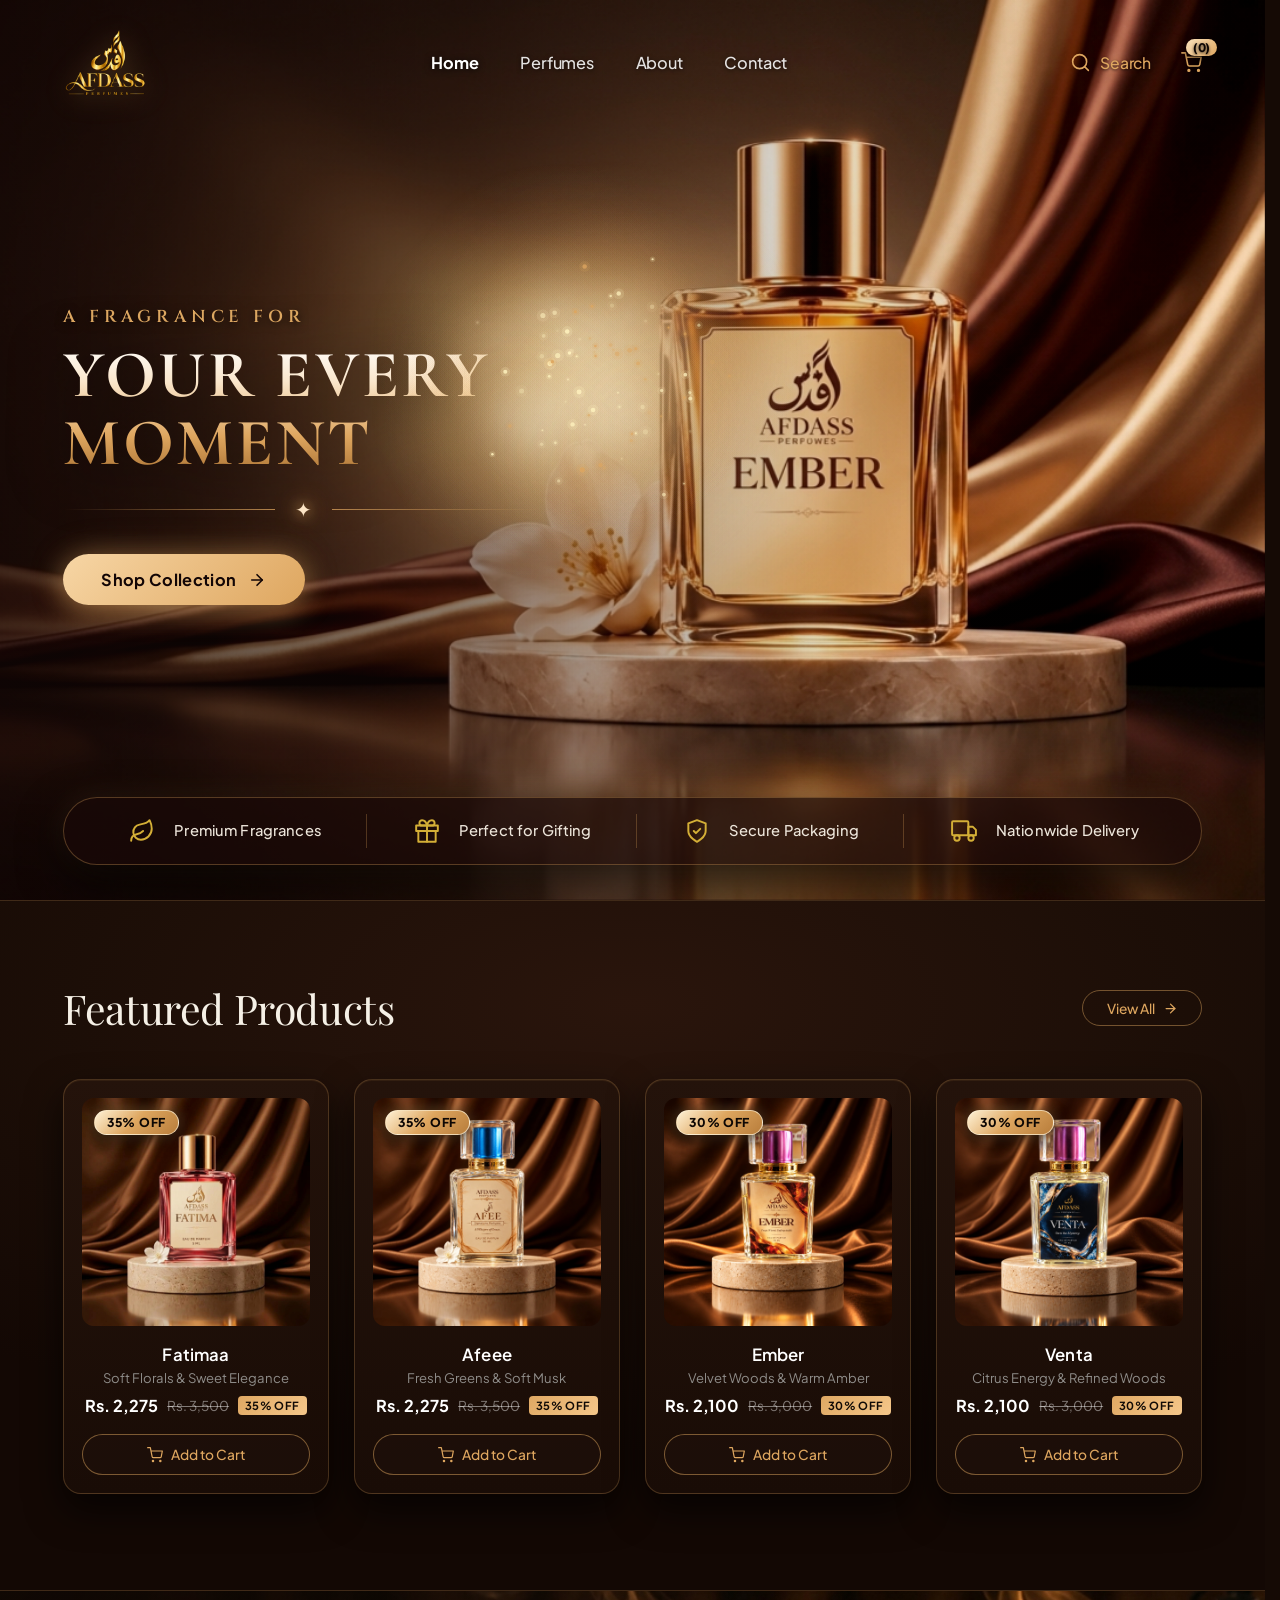
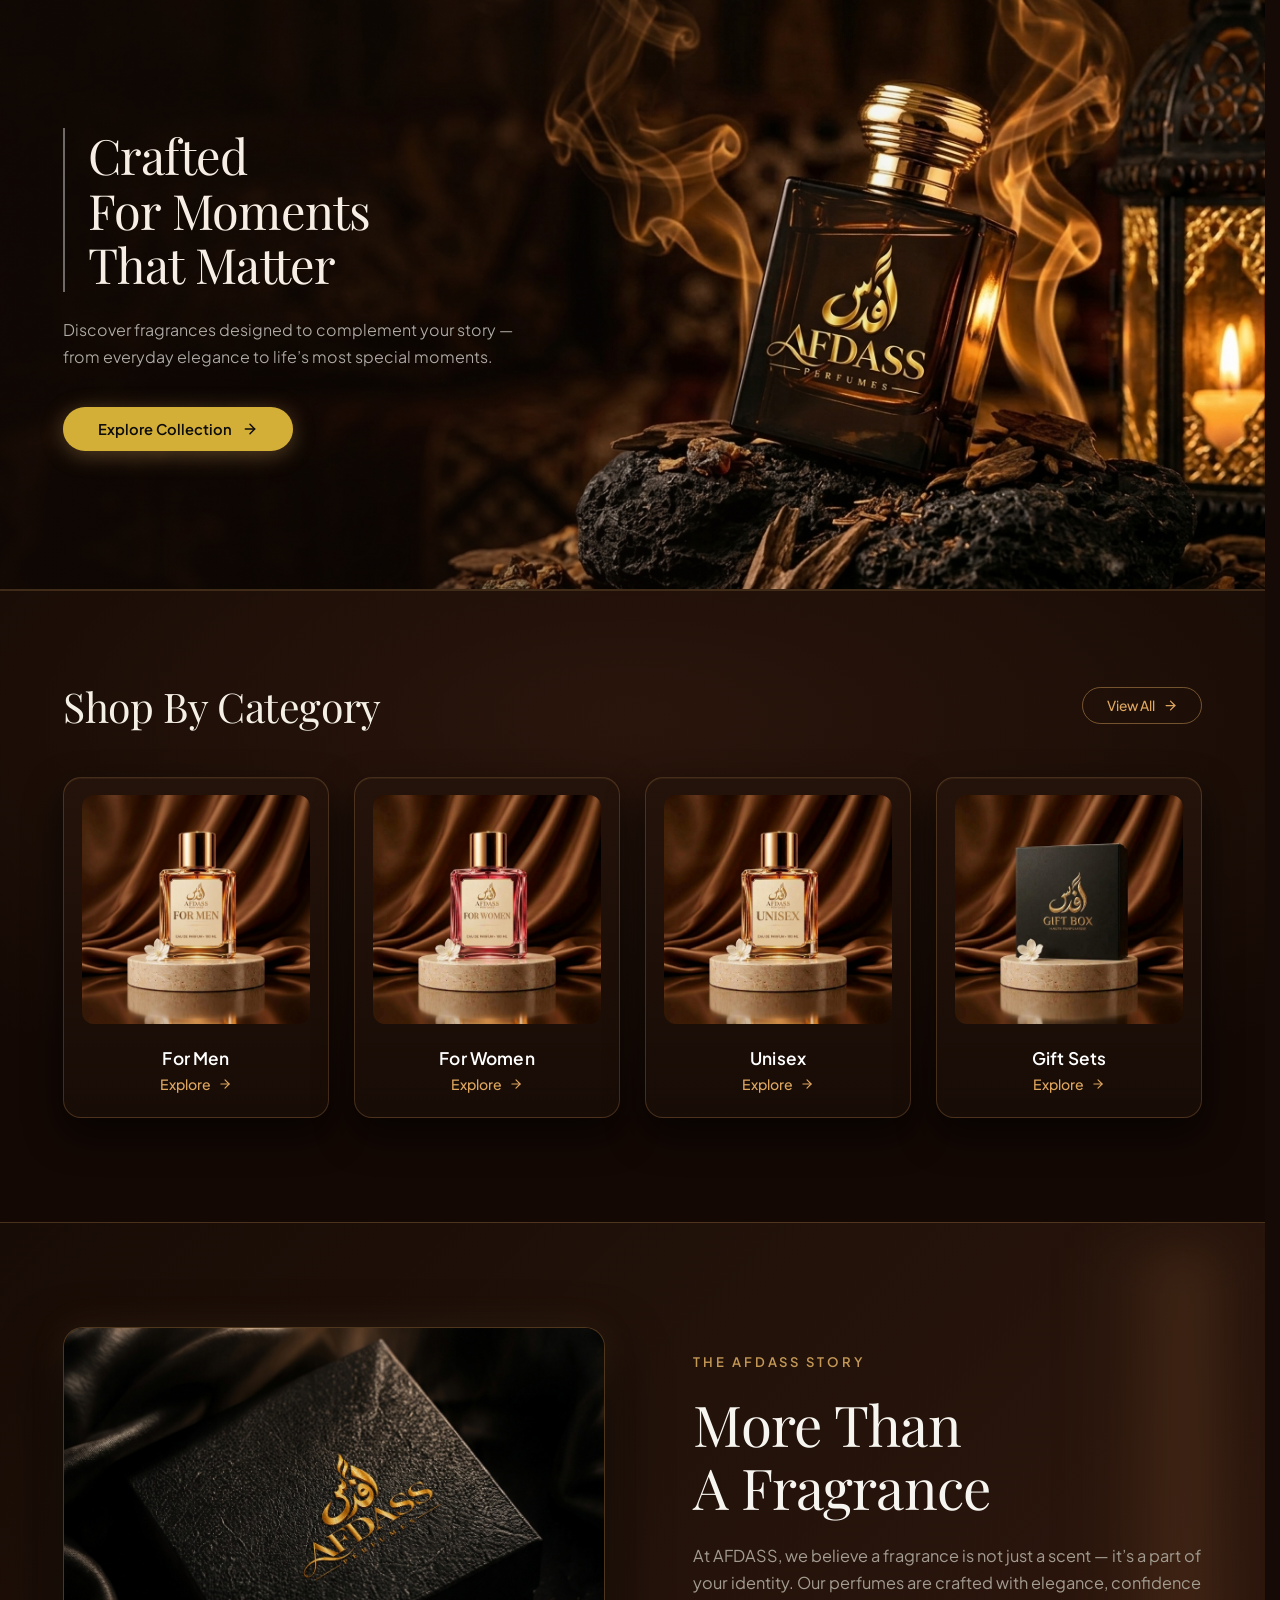
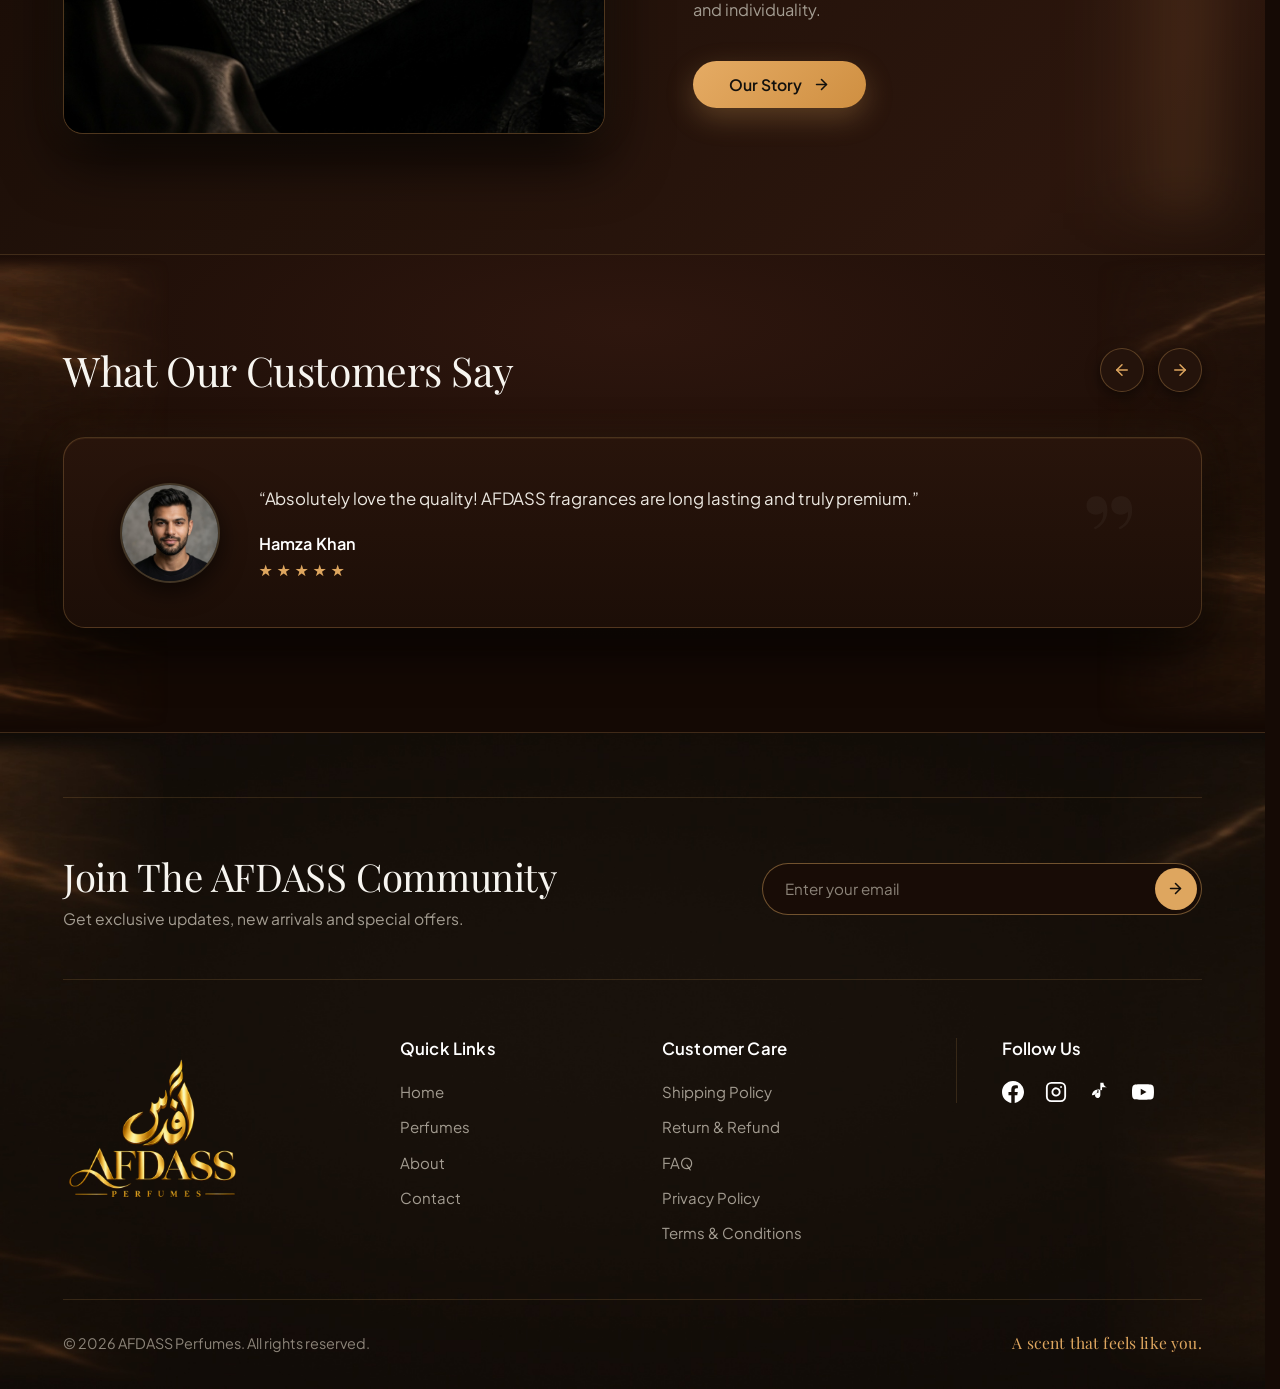
<file: index.html>
<!DOCTYPE html>
<html lang="en">
<head>
  <meta charset="UTF-8" />
  <meta name="viewport" content="width=device-width, initial-scale=1.0" />
  <title>AFDASS PERFUMES | Best Luxury Long-Lasting Fragrances in Pakistan</title>
  <meta name="description" content="Discover AFDASS Haute Parfumerie. Handcrafted luxury perfumes formulated with rich amber, rare oud &amp; long-lasting 14+ hour projection. Free nationwide delivery &amp; cash on delivery across Pakistan." />
  <meta name="keywords" content="AFDASS perfumes, luxury perfumes in Pakistan, best long lasting perfumes Pakistan, buy perfumes online Pakistan, mens perfume, womens perfume, unisex fragrance, cash on delivery, affordable luxury scents, original perfume Pakistan" />
  <meta name="author" content="AFDASS PERFUMES" />
  <meta name="robots" content="index, follow" />
  <link rel="canonical" href="https://afdassperfumes.com/" />

  <!-- Open Graph / Facebook / WhatsApp Link Preview -->
  <meta property="og:type" content="website" />
  <meta property="og:site_name" content="AFDASS PERFUMES" />
  <meta property="og:title" content="AFDASS PERFUMES | Luxury Long-Lasting Fragrances" />
  <meta property="og:description" content="A scent that feels like you. Handcrafted luxury perfumes with rich amber, rare woods, and long-lasting elegance. Free nationwide delivery across Pakistan." />
  <meta property="og:image" content="https://afdassperfumes.com/assets/og-share.jpg" />
  <meta property="og:image:secure_url" content="https://afdassperfumes.com/assets/og-share.jpg" />
  <meta property="og:image:type" content="image/jpeg" />
  <meta property="og:image:width" content="1200" />
  <meta property="og:image:height" content="630" />
  <meta property="og:image:alt" content="AFDASS PERFUMES Luxury Long-Lasting Fragrances in Pakistan" />
  <meta property="og:url" content="https://afdassperfumes.com/" />

  <!-- Twitter Card -->
  <meta name="twitter:card" content="summary_large_image" />
  <meta name="twitter:title" content="AFDASS PERFUMES | Luxury Long-Lasting Fragrances" />
  <meta name="twitter:description" content="A scent that feels like you. Handcrafted luxury perfumes with rich amber, rare woods, and long-lasting elegance." />
  <meta name="twitter:image" content="https://afdassperfumes.com/assets/og-share.jpg" />

    <!-- Favicon -->
  <link rel="icon" type="image/x-icon" href="favicon.ico" />
  <link rel="icon" type="image/png" sizes="32x32" href="assets/favicon-32x32.png" />
  <link rel="icon" type="image/png" sizes="192x192" href="assets/favicon-192x192.png" />
  <link rel="apple-touch-icon" sizes="180x180" href="assets/favicon-192x192.png" />
  <link rel="apple-touch-icon" sizes="512x512" href="assets/favicon-512x512.png" />
  <link rel="shortcut icon" href="favicon.ico" />

  <link rel="preconnect" href="https://fonts.googleapis.com" />
  <link rel="preconnect" href="https://fonts.gstatic.com" crossorigin />
  <link href="https://fonts.googleapis.com/css2?family=Cormorant+Garamond:ital,wght@0,300;0,400;0,500;0,600;0,700;1,400&family=Playfair+Display:ital,wght@0,400;0,500;0,600;0,700;1,400&family=Plus+Jakarta+Sans:wght@300;400;500;600;700&family=Cinzel:wght@400;500;600;700&display=swap" rel="stylesheet" />

  <!-- JSON-LD Structured Data: Organization & WebSite -->
  <script type="application/ld+json">
  {
    "@context": "https://schema.org",
    "@graph": [
      {
        "@type": "Organization",
        "@id": "https://afdassperfumes.com/#organization",
        "name": "AFDASS PERFUMES",
        "url": "https://afdassperfumes.com/",
        "logo": "https://afdassperfumes.com/assets/logo.png",
        "founder": {
          "@type": "Person",
          "name": "Muqaddas Fatima"
        },
        "contactPoint": {
          "@type": "ContactPoint",
          "telephone": "+92-312-5797051",
          "contactType": "customer service",
          "areaServed": "PK",
          "availableLanguage": ["English", "Urdu"]
        }
      },
      {
        "@type": "WebSite",
        "@id": "https://afdassperfumes.com/#website",
        "url": "https://afdassperfumes.com/",
        "name": "AFDASS PERFUMES",
        "description": "Best Luxury Long-Lasting Fragrances in Pakistan",
        "publisher": {
          "@id": "https://afdassperfumes.com/#organization"
        }
      }
    ]
  }
  </script>

  <link rel="stylesheet" href="style.css" />
  <link rel="stylesheet" href="drawer.css" />
  <link rel="stylesheet" href="search.css" />
  <link rel="stylesheet" href="loader.css" />

    <!-- Meta Pixel Code -->
    <script>
      !function(f,b,e,v,n,t,s)
      {if(f.fbq)return;n=f.fbq=function(){n.callMethod?
      n.callMethod.apply(n,arguments):n.queue.push(arguments)};
      if(!f._fbq)f._fbq=n;n.push=n;n.loaded=!0;n.version='2.0';
      n.queue=[];t=b.createElement(e);t.async=!0;
      t.src=v;s=b.getElementsByTagName(e)[0];
      s.parentNode.insertBefore(t,s)}(window, document,'script',
      'https://connect.facebook.net/en_US/fbevents.js');
      fbq('init', '979443761891577');
      fbq('track', 'PageView');
    </script>
    <noscript><img height="1" width="1" style="display:none"
      src="https://www.facebook.com/tr?id=979443761891577&ev=PageView&noscript=1"
    /></noscript>
    <!-- End Meta Pixel Code -->

  </head>
<body>

  <!-- ====================================================================
       AFDASS HAUTE PARFUMERIE REALISTIC PRELOADER
       ==================================================================== -->
  <aside id="afdass-preloader" class="afdass-loader-overlay" aria-label="Loading AFDASS Haute Parfumerie" role="progressbar" aria-valuemin="0" aria-valuemax="100" aria-valuenow="0">
    <div class="loader-bg-veil"></div>
    <div class="loader-bloom-glow"></div>
    <canvas id="transition-mist-canvas"></canvas>

    <div class="loader-stage">
      <div class="bottle-aura"></div>
      <div class="flacon-container">
        <div class="spray-canvas-wrap">
          <canvas id="perfume-mist-canvas"></canvas>
        </div>

        <svg class="flacon-svg" viewBox="0 0 220 270" xmlns="http://www.w3.org/2000/svg">
          <defs>
            <linearGradient id="goldCapGrad" x1="0%" y1="0%" x2="100%" y2="100%">
              <stop offset="0%" stop-color="#faecd0"/>
              <stop offset="35%" stop-color="#d4af37"/>
              <stop offset="70%" stop-color="#8a6310"/>
              <stop offset="100%" stop-color="#f5d67e"/>
            </linearGradient>

            <linearGradient id="goldCollarGrad" x1="0%" y1="0%" x2="100%" y2="0%">
              <stop offset="0%" stop-color="#7a550d"/>
              <stop offset="50%" stop-color="#faecd0"/>
              <stop offset="100%" stop-color="#7a550d"/>
            </linearGradient>

            <linearGradient id="elixirGrad" x1="0%" y1="0%" x2="0%" y2="100%">
              <stop offset="0%" stop-color="#ffeaa7"/>
              <stop offset="25%" stop-color="#f3b83f"/>
              <stop offset="65%" stop-color="#cf8e1d"/>
              <stop offset="100%" stop-color="#693d05"/>
            </linearGradient>

            <linearGradient id="crystalBorderGrad" x1="0%" y1="0%" x2="100%" y2="100%">
              <stop offset="0%" stop-color="rgba(255,255,255,0.75)"/>
              <stop offset="30%" stop-color="rgba(212,175,55,0.45)"/>
              <stop offset="70%" stop-color="rgba(255,255,255,0.12)"/>
              <stop offset="100%" stop-color="rgba(212,175,55,0.5)"/>
            </linearGradient>

            <clipPath id="bottleInterior">
              <rect x="58" y="108" width="104" height="136" rx="14" ry="14" />
            </clipPath>
          </defs>

          <!-- 1. SPRAYER ACTUATOR / PUMP -->
          <g id="sprayer-actuator-group" class="sprayer-actuator-group">
            <rect x="100" y="62" width="20" height="22" rx="3" fill="url(#goldCapGrad)" stroke="rgba(255,255,255,0.4)" stroke-width="0.7"/>
            <ellipse cx="102.5" cy="71" rx="1.6" ry="2.0" fill="#321e02" />
            <circle cx="102.8" cy="71" r="0.8" fill="#ffd966" />
            <ellipse cx="110" cy="63" rx="8" ry="2" fill="rgba(255,255,255,0.3)" />
          </g>

          <!-- 2. MAGNETIC GOLD CAP -->
          <g id="bottle-cap-group" class="bottle-cap-group cap-closed">
            <rect x="85" y="44" width="50" height="42" rx="4" fill="url(#goldCapGrad)" stroke="rgba(255,255,255,0.45)" stroke-width="0.8"/>
            <line x1="85" y1="64" x2="135" y2="64" stroke="rgba(100,65,10,0.55)" stroke-width="0.9"/>
            <text x="110" y="60" font-family="'Cinzel', serif" font-size="12" font-weight="700" fill="#462c03" text-anchor="middle">A</text>
            <rect x="88" y="46" width="6" height="38" rx="1" fill="rgba(255,255,255,0.25)" />
          </g>

          <!-- 3. GOLDEN NECK COLLAR -->
          <rect x="92" y="86" width="36" height="18" rx="2" fill="url(#goldCollarGrad)" stroke="rgba(255,255,255,0.3)" stroke-width="0.6"/>
          <line x1="92" y1="94" x2="128" y2="94" stroke="#523906" stroke-width="1.2"/>

          <!-- 4. CRYSTAL FLACON GLASS BODY -->
          <rect x="52" y="102" width="116" height="148" rx="18" ry="18" fill="rgba(15, 14, 18, 0.65)" stroke="url(#crystalBorderGrad)" stroke-width="2.5" />

          <!-- 5. LIQUID CHAMBER -->
          <g clip-path="url(#bottleInterior)">
            <rect x="58" y="108" width="104" height="136" fill="rgba(10, 9, 12, 0.85)" />
            <g id="liquid-wave-group" class="liquid-wave-group" style="transform: translateY(120px);">
              <path class="liquid-wave-path" d="M -20 0 Q 20 -10 60 0 T 140 0 T 220 0 L 220 180 L -20 180 Z" fill="url(#elixirGrad)" />
              <path d="M -20 1 Q 20 -9 60 1 T 140 1 T 220 1" stroke="rgba(255,245,210,0.7)" stroke-width="2" fill="none" />
              <circle class="elixir-bubble b1" cx="90" cy="210" r="1.8" />
              <circle class="elixir-bubble b2" cx="110" cy="220" r="2.2" />
              <circle class="elixir-bubble b3" cx="80" cy="200" r="1.5" />
              <circle class="elixir-bubble b4" cx="130" cy="215" r="2.0" />
            </g>
          </g>

          <!-- 6. DIP TUBE -->
          <line x1="110" y1="102" x2="110" y2="238" stroke="rgba(255,255,255,0.25)" stroke-width="2.2" stroke-dasharray="1 1"/>

          <!-- 7. GLASS CORNER FACETS -->
          <g class="facet-shine">
            <polygon points="62,112 74,112 66,242 56,238" fill="rgba(255,255,255,0.2)" />
            <polygon points="78,112 82,112 74,242 71,242" fill="rgba(255,255,255,0.08)" />
            <circle cx="152" cy="116" r="2" fill="rgba(255,255,255,0.6)" />
          </g>

          <!-- 8. GOLD FOIL EMBOSSED LABEL -->
          <rect x="74" y="152" width="72" height="38" rx="2" fill="rgba(10, 9, 13, 0.72)" stroke="rgba(212, 175, 55, 0.45)" stroke-width="0.8"/>
          <text x="110" y="170" font-family="'Cinzel', serif" font-size="8.5" font-weight="700" letter-spacing="2" fill="#ffd966" text-anchor="middle">AFDASS</text>
          <text x="110" y="180" font-family="'Cormorant Garamond', serif" font-size="5.5" letter-spacing="1" fill="#e0c99a" text-anchor="middle">PARFUM</text>
        </svg>
      </div>

      <!-- Minimalist Luxury Typography -->
      <div class="loader-brand-title">AFDASS</div>
      <div class="loader-brand-subtitle">HAUTE PARFUMERIE</div>

      <!-- Sleek Minimalist Luxury Progress Bar -->
      <div class="loader-progress-wrap">
        <div class="loader-progress-track">
          <div id="loader-progress-bar" class="loader-progress-bar"></div>
        </div>
        <div id="loader-percentage" class="loader-percentage">0%</div>
      </div>
    </div>
  </aside>

  <!-- ====================================================================
       WEBSITE CONTENT STAGE (Reveals smoothly through parting mist)
       ==================================================================== -->
  <div class="website-reveal-stage">

  <!-- Fullscreen Luxury Hero Section -->
  <div class="hero-stage">
    
    <!-- Crisp Master Luxury Background: Amber Silk & Ember Podium -->
    <div class="hero-bg-layer">
      <img 
        src="assets/hero-ember-stage.jpg" 
        alt="AFDASS Luxury Perfumes - Ember" 
        class="master-bg-image"
      />
      <div class="bg-vignette-overlay"></div>
    </div>

    <!-- Header / Navigation Bar -->
    <header class="navbar">
      <div class="nav-container">
        
        <!-- Logo (Pure Transparent Gold PNG) -->
        <a href="index.html" class="brand-logo">
          <img src="assets/logo.png" alt="AFDASS PERFUMES" class="logo-image" />
        </a>

        <!-- Center Nav Links (Exact Match to Mockup) -->
        <nav class="nav-links">
          <a href="index.html" class="nav-link active">Home</a>
          <a href="perfumes.html" class="nav-link">Perfumes</a>
          <a href="about.html" class="nav-link">About</a>
          <a href="contact.html" class="nav-link">Contact</a>
        </nav>

        <!-- Right Actions -->
        <div class="nav-actions">
          <button class="nav-action-btn search-btn" aria-label="Search">
            <svg class="action-icon" viewBox="0 0 24 24" fill="none" stroke="currentColor" stroke-width="1.8" stroke-linecap="round" stroke-linejoin="round">
              <circle cx="11" cy="11" r="8"></circle>
              <line x1="21" y1="21" x2="16.65" y2="16.65"></line>
            </svg>
            <span>Search</span>
          </button>

          <a href="cart.html" class="nav-action-btn cart-btn" aria-label="Cart">
            <svg class="action-icon" viewBox="0 0 24 24" fill="none" stroke="currentColor" stroke-width="1.8" stroke-linecap="round" stroke-linejoin="round">
              <circle cx="9" cy="21" r="1"></circle>
              <circle cx="20" cy="21" r="1"></circle>
              <path d="M1 1h4l2.68 13.39a2 2 0 0 0 2 1.61h9.72a2 2 0 0 0 2-1.61L23 6H6"></path>
            </svg>
            <span class="cart-badge">(0)</span>
          </a>

          <!-- Mobile Hamburger -->
          <button class="mobile-toggle" id="mobileMenuBtn" aria-label="Menu">
            <span></span>
            <span></span>
            <span></span>
          </button>
        </div>

      </div>
    </header>

    <!-- Hero Content Overlay (Left Aligned: EXACT TO MOCKUP) -->
    <main class="hero-content-wrapper">
      <div class="hero-left-content">
        
        <!-- Eyebrow / Pre-title -->
        <span class="hero-eyebrow">A FRAGRANCE FOR</span>

        <!-- Main Headline -->
        <h1 class="hero-headline">YOUR EVERY MOMENT</h1>

        <!-- Sparkle Horizontal Accent Divider -->
        <div class="hero-sparkle-divider">
          <span class="divider-line"></span>
          <span class="sparkle-symbol">✦</span>
          <span class="divider-line"></span>
        </div>

        <!-- Single Primary CTA Pill Button -->
        <div class="hero-cta-area">
          <a href="perfumes.html" class="btn-shop-collection">
            <span>Shop Collection</span>
            <svg class="arrow-icon" viewBox="0 0 24 24" fill="none" stroke="currentColor" stroke-width="2.2" stroke-linecap="round" stroke-linejoin="round">
              <line x1="5" y1="12" x2="19" y2="12"></line>
              <polyline points="12 5 19 12 12 19"></polyline>
            </svg>
          </a>
        </div>

      </div>
    </main>

    <!-- Floating Trust Features Strip (EXACT TO USER REQUEST) -->
    <div class="hero-trust-strip-container">
      <div class="hero-trust-strip">
        
        <!-- Feature 1: Premium Fragrances -->
        <div class="hero-trust-item">
          <div class="trust-item-icon">
            <svg viewBox="0 0 24 24" fill="none" stroke="currentColor" stroke-width="1.8" stroke-linecap="round" stroke-linejoin="round">
              <path d="M11 20A7 7 0 0 1 9.8 6.1C15.5 5 17 4.48 19 2c1 2 2 4.18 2 8 0 5.5-4.78 10-10 10Z"></path>
              <path d="M2 21c0-3 1.85-5.36 5.08-6C9.5 14.52 12 13 13 12"></path>
            </svg>
          </div>
          <span class="trust-item-text">Premium<br class="trust-br-mobile" /> Fragrances</span>
        </div>

        <div class="trust-item-divider"></div>

        <!-- Feature 2: Perfect for Gifting -->
        <div class="hero-trust-item">
          <div class="trust-item-icon">
            <svg viewBox="0 0 24 24" fill="none" stroke="currentColor" stroke-width="1.8" stroke-linecap="round" stroke-linejoin="round">
              <polyline points="20 12 20 22 4 22 4 12"></polyline>
              <rect x="2" y="7" width="20" height="5"></rect>
              <line x1="12" y1="22" x2="12" y2="7"></line>
              <path d="M12 7H7.5a2.5 2.5 0 0 1 0-5C11 2 12 7 12 7z"></path>
              <path d="M12 7h4.5a2.5 2.5 0 0 0 0-5C13 2 12 7 12 7z"></path>
            </svg>
          </div>
          <span class="trust-item-text">Perfect<br class="trust-br-mobile" /> for Gifting</span>
        </div>

        <div class="trust-item-divider"></div>

        <!-- Feature 3: Secure Packaging -->
        <div class="hero-trust-item">
          <div class="trust-item-icon">
            <svg viewBox="0 0 24 24" fill="none" stroke="currentColor" stroke-width="1.8" stroke-linecap="round" stroke-linejoin="round">
              <path d="M12 22s8-4 8-10V5l-8-3-8 3v7c0 6 8 10 8 10z"></path>
              <polyline points="9 12 11 14 15 10"></polyline>
            </svg>
          </div>
          <span class="trust-item-text">Secure<br class="trust-br-mobile" /> Packaging</span>
        </div>

        <div class="trust-item-divider"></div>

        <!-- Feature 4: Nationwide Delivery -->
        <div class="hero-trust-item">
          <div class="trust-item-icon">
            <svg viewBox="0 0 24 24" fill="none" stroke="currentColor" stroke-width="1.8" stroke-linecap="round" stroke-linejoin="round">
              <rect x="1" y="3" width="15" height="13" rx="1"></rect>
              <polygon points="16 8 20 8 23 11 23 16 16 16 8"></polygon>
              <circle cx="5.5" cy="18.5" r="2.5"></circle>
              <circle cx="18.5" cy="18.5" r="2.5"></circle>
            </svg>
          </div>
          <span class="trust-item-text">Nationwide<br class="trust-br-mobile" /> Delivery</span>
        </div>

      </div>
    </div>

  </div>

  <!-- Featured Products Section -->
  <section class="featured-section" id="perfumes">
    <div class="featured-container">
      
      <!-- Section Header -->
      <div class="section-header">
        <h2 class="section-title">Featured Products</h2>
        <a href="perfumes.html" class="btn-view-all">
          <span>View All</span>
          <svg class="view-arrow" viewBox="0 0 24 24" fill="none" stroke="currentColor" stroke-width="2" stroke-linecap="round" stroke-linejoin="round">
            <line x1="5" y1="12" x2="19" y2="12"></line>
            <polyline points="12 5 19 12 12 19"></polyline>
          </svg>
        </a>
      </div>

      <!-- Products 4-Col Grid -->
      <div class="products-grid">
        
        <!-- Product 1: Fatimaa (Signature Creation) -->
        <div class="product-card">
          <a href="product-detail.html?product=fatima" class="product-img-box" aria-label="View Fatimaa Details">
            <span class="product-img-badge">35% OFF</span>
            <img src="assets/display-fatima.jpg" alt="Fatimaa" class="product-img" />
          </a>
          <div class="product-details">
            <h3 class="product-title"><a href="product-detail.html?product=fatima" class="product-title-link">Fatimaa</a></h3>
            <p class="product-notes">Soft Florals &amp; Sweet Elegance</p>
            <div class="product-price-wrap">
              <span class="product-price">Rs. 2,275</span>
              <span class="product-old-price">Rs. 3,500</span>
              <span class="product-discount-badge">35% OFF</span>
            </div>
            <button class="btn-add-cart" data-name="Fatimaa">
              <svg class="cart-btn-icon" viewBox="0 0 24 24" fill="none" stroke="currentColor" stroke-width="1.8" stroke-linecap="round" stroke-linejoin="round">
                <circle cx="9" cy="21" r="1"></circle>
                <circle cx="20" cy="21" r="1"></circle>
                <path d="M1 1h4l2.68 13.39a2 2 0 0 0 2 1.61h9.72a2 2 0 0 0 2-1.61L23 6H6"></path>
              </svg>
              <span>Add to Cart</span>
            </button>
          </div>
        </div>

        <!-- Product 2: Afeee (Signature Creation) -->
        <div class="product-card">
          <a href="product-detail.html?product=afeee" class="product-img-box" aria-label="View Afeee Details">
            <span class="product-img-badge">35% OFF</span>
            <img src="assets/display-afeee.jpg" alt="Afeee" class="product-img" />
          </a>
          <div class="product-details">
            <h3 class="product-title"><a href="product-detail.html?product=afeee" class="product-title-link">Afeee</a></h3>
            <p class="product-notes">Fresh Greens &amp; Soft Musk</p>
            <div class="product-price-wrap">
              <span class="product-price">Rs. 2,275</span>
              <span class="product-old-price">Rs. 3,500</span>
              <span class="product-discount-badge">35% OFF</span>
            </div>
            <button class="btn-add-cart" data-name="Afeee">
              <svg class="cart-btn-icon" viewBox="0 0 24 24" fill="none" stroke="currentColor" stroke-width="1.8" stroke-linecap="round" stroke-linejoin="round">
                <circle cx="9" cy="21" r="1"></circle>
                <circle cx="20" cy="21" r="1"></circle>
                <path d="M1 1h4l2.68 13.39a2 2 0 0 0 2 1.61h9.72a2 2 0 0 0 2-1.61L23 6H6"></path>
              </svg>
              <span>Add to Cart</span>
            </button>
          </div>
        </div>

        <!-- Product 3: Ember -->
        <div class="product-card">
          <a href="product-detail.html?product=ember" class="product-img-box" aria-label="View Ember Details">
            <span class="product-img-badge">30% OFF</span>
            <img src="assets/display-ember.jpg" alt="Ember" class="product-img" />
          </a>
          <div class="product-details">
            <h3 class="product-title"><a href="product-detail.html?product=ember" class="product-title-link">Ember</a></h3>
            <p class="product-notes">Velvet Woods &amp; Warm Amber</p>
            <div class="product-price-wrap">
              <span class="product-price">Rs. 2,100</span>
              <span class="product-old-price">Rs. 3,000</span>
              <span class="product-discount-badge">30% OFF</span>
            </div>
            <button class="btn-add-cart" data-name="Ember">
              <svg class="cart-btn-icon" viewBox="0 0 24 24" fill="none" stroke="currentColor" stroke-width="1.8" stroke-linecap="round" stroke-linejoin="round">
                <circle cx="9" cy="21" r="1"></circle>
                <circle cx="20" cy="21" r="1"></circle>
                <path d="M1 1h4l2.68 13.39a2 2 0 0 0 2 1.61h9.72a2 2 0 0 0 2-1.61L23 6H6"></path>
              </svg>
              <span>Add to Cart</span>
            </button>
          </div>
        </div>

        <!-- Product 4: Venta -->
        <div class="product-card">
          <a href="product-detail.html?product=venta" class="product-img-box" aria-label="View Venta Details">
            <span class="product-img-badge">30% OFF</span>
            <img src="assets/display-venta.jpg" alt="Venta" class="product-img" />
          </a>
          <div class="product-details">
            <h3 class="product-title"><a href="product-detail.html?product=venta" class="product-title-link">Venta</a></h3>
            <p class="product-notes">Citrus Energy &amp; Refined Woods</p>
            <div class="product-price-wrap">
              <span class="product-price">Rs. 2,100</span>
              <span class="product-old-price">Rs. 3,000</span>
              <span class="product-discount-badge">30% OFF</span>
            </div>
            <button class="btn-add-cart" data-name="Venta">
              <svg class="cart-btn-icon" viewBox="0 0 24 24" fill="none" stroke="currentColor" stroke-width="1.8" stroke-linecap="round" stroke-linejoin="round">
                <circle cx="9" cy="21" r="1"></circle>
                <circle cx="20" cy="21" r="1"></circle>
                <path d="M1 1h4l2.68 13.39a2 2 0 0 0 2 1.61h9.72a2 2 0 0 0 2-1.61L23 6H6"></path>
              </svg>
              <span>Add to Cart</span>
            </button>
          </div>
        </div>

      </div>

    </div>
  </section>

  <!-- Crafted For Moments That Matter Section (Full Width Distinct Section) -->
  <section class="moments-section" id="collections">
    
    <!-- Full-Bleed Background Layer -->
    <div class="moments-bg-layer">
      <img 
        src="assets/story-banner.jpg" 
        alt="Crafted For Moments That Matter - AFDASS" 
        class="moments-bg-img"
      />
      <div class="moments-overlay"></div>
    </div>

    <!-- Content Container (Grid-Aligned) -->
    <div class="moments-container">
      <div class="moments-content">
        <div class="moments-title-wrap">
          <h2 class="moments-title">
            Crafted<br />
            For Moments<br />
            That Matter
          </h2>
        </div>
        <p class="moments-desc">
          Discover fragrances designed to complement your story &mdash; from everyday elegance to life&rsquo;s most special moments.
        </p>
        <div class="moments-cta">
          <a href="#perfumes" class="btn-moments-pill">
            <span>Explore Collection</span>
            <svg class="moments-arrow" viewBox="0 0 24 24" fill="none" stroke="currentColor" stroke-width="2.2" stroke-linecap="round" stroke-linejoin="round">
              <line x1="5" y1="12" x2="19" y2="12"></line>
              <polyline points="12 5 19 12 12 19"></polyline>
            </svg>
          </a>
        </div>
      </div>
    </div>

  </section>

  <!-- Shop By Category Section (100% Match to Mockup) -->
  <section class="category-section" id="categories">
    <div class="category-container">
      
      <!-- Section Header -->
      <div class="section-header">
        <h2 class="section-title">Shop By Category</h2>
        <a href="#collections" class="btn-view-all">
          <span>View All</span>
          <svg class="view-arrow" viewBox="0 0 24 24" fill="none" stroke="currentColor" stroke-width="2" stroke-linecap="round" stroke-linejoin="round">
            <line x1="5" y1="12" x2="19" y2="12"></line>
            <polyline points="12 5 19 12 12 19"></polyline>
          </svg>
        </a>
      </div>

      <!-- Categories 4-Col Grid -->
      <div class="categories-grid">
        
        <!-- Category 1: For Men -->
        <a href="#perfumes" class="category-card">
          <div class="category-img-box">
            <img src="assets/category-men.jpg" alt="For Men" class="category-img" />
          </div>
          <div class="category-details">
            <h3 class="category-title">For Men</h3>
            <span class="category-action">
              <span>Explore</span>
              <svg class="cat-arrow" viewBox="0 0 24 24" fill="none" stroke="currentColor" stroke-width="2" stroke-linecap="round" stroke-linejoin="round">
                <line x1="5" y1="12" x2="19" y2="12"></line>
                <polyline points="12 5 19 12 12 19"></polyline>
              </svg>
            </span>
          </div>
        </a>

        <!-- Category 2: For Women -->
        <a href="#perfumes" class="category-card">
          <div class="category-img-box">
            <img src="assets/category-women.jpg" alt="For Women" class="category-img" />
          </div>
          <div class="category-details">
            <h3 class="category-title">For Women</h3>
            <span class="category-action">
              <span>Explore</span>
              <svg class="cat-arrow" viewBox="0 0 24 24" fill="none" stroke="currentColor" stroke-width="2" stroke-linecap="round" stroke-linejoin="round">
                <line x1="5" y1="12" x2="19" y2="12"></line>
                <polyline points="12 5 19 12 12 19"></polyline>
              </svg>
            </span>
          </div>
        </a>

        <!-- Category 3: Unisex -->
        <a href="#perfumes" class="category-card">
          <div class="category-img-box">
            <img src="assets/category-unisex.jpg" alt="Unisex" class="category-img" />
          </div>
          <div class="category-details">
            <h3 class="category-title">Unisex</h3>
            <span class="category-action">
              <span>Explore</span>
              <svg class="cat-arrow" viewBox="0 0 24 24" fill="none" stroke="currentColor" stroke-width="2" stroke-linecap="round" stroke-linejoin="round">
                <line x1="5" y1="12" x2="19" y2="12"></line>
                <polyline points="12 5 19 12 12 19"></polyline>
              </svg>
            </span>
          </div>
        </a>

        <!-- Category 4: Gift Sets -->
        <a href="#perfumes" class="category-card">
          <div class="category-img-box">
            <img src="assets/category-gift-sets.jpg" alt="Gift Sets" class="category-img" />
          </div>
          <div class="category-details">
            <h3 class="category-title">Gift Sets</h3>
            <span class="category-action">
              <span>Explore</span>
              <svg class="cat-arrow" viewBox="0 0 24 24" fill="none" stroke="currentColor" stroke-width="2" stroke-linecap="round" stroke-linejoin="round">
                <line x1="5" y1="12" x2="19" y2="12"></line>
                <polyline points="12 5 19 12 12 19"></polyline>
              </svg>
            </span>
          </div>
        </a>

      </div>

    </div>
  </section>

  <!-- The AFDASS Story Section -->
  <section class="story-section" id="about">
    <div class="story-container">
      <div class="story-grid">
        
        <!-- Left Column: Luxury Presentation Box (Original Logo) -->
        <div class="story-image-wrap">
          <img 
            src="assets/story-box.jpg" 
            alt="The AFDASS Story - Luxury Presentation Box" 
            class="story-img"
          />
        </div>

        <!-- Right Column: Editorial Brand Story -->
        <div class="story-content-wrap">
          <div class="story-ambient-glow"></div>

          <div class="story-overline">THE AFDASS STORY</div>

          <h2 class="story-title">
            More Than<br />
            A Fragrance
          </h2>

          <p class="story-description">
            At AFDASS, we believe a fragrance is not just a scent &mdash; it&rsquo;s a part of your identity. Our perfumes are crafted with elegance, confidence and individuality.
          </p>

          <div class="story-cta-wrap">
            <a href="#perfumes" class="btn-our-story">
              <span>Our Story</span>
              <svg class="our-story-arrow" viewBox="0 0 24 24" fill="none" stroke="currentColor" stroke-width="2.2" stroke-linecap="round" stroke-linejoin="round">
                <line x1="5" y1="12" x2="19" y2="12"></line>
                <polyline points="12 5 19 12 12 19"></polyline>
              </svg>
            </a>
          </div>
        </div>

      </div>
    </div>
  </section>

  <!-- What Our Customers Say Section (100% Match to Mockup) -->
  <section class="testimonials-section" id="reviews">
    <div class="testimonials-container">
      
      <!-- Section Header with Arrows -->
      <div class="testimonials-header">
        <h2 class="testimonials-title">What Our Customers Say</h2>
        <div class="testimonials-controls">
          <button class="t-nav-btn prev-review" aria-label="Previous review" id="prevReviewBtn">
            <svg viewBox="0 0 24 24" fill="none" stroke="currentColor" stroke-width="2" stroke-linecap="round" stroke-linejoin="round">
              <line x1="19" y1="12" x2="5" y2="12"></line>
              <polyline points="12 19 5 12 12 5"></polyline>
            </svg>
          </button>
          <button class="t-nav-btn next-review" aria-label="Next review" id="nextReviewBtn">
            <svg viewBox="0 0 24 24" fill="none" stroke="currentColor" stroke-width="2" stroke-linecap="round" stroke-linejoin="round">
              <line x1="5" y1="12" x2="19" y2="12"></line>
              <polyline points="12 5 19 12 12 19"></polyline>
            </svg>
          </button>
        </div>
      </div>

      <!-- Testimonials Cards Carousel -->
      <div class="testimonials-carousel" id="testimonialsCarousel">
        
        <!-- Review 1: Hamza Khan -->
        <div class="testimonial-card active" data-index="0">
          <div class="t-card-content">
            <div class="t-avatar-box">
              <img src="assets/customer-hamza.jpg" alt="Hamza Khan" class="t-avatar-img" />
            </div>
            <div class="t-text-box">
              <p class="t-quote">&ldquo;Absolutely love the quality! AFDASS fragrances are long lasting and truly premium.&rdquo;</p>
              <div class="t-author-meta">
                <span class="t-author-name">Hamza Khan</span>
                <div class="t-stars">
                  <span>★</span><span>★</span><span>★</span><span>★</span><span>★</span>
                </div>
              </div>
            </div>
          </div>
          <div class="t-watermark-quote">&rdquo;</div>
        </div>

        <!-- Review 2: Ayesha Malik -->
        <div class="testimonial-card" data-index="1">
          <div class="t-card-content">
            <div class="t-avatar-box">
              <img src="assets/customer-ayesha.jpg" alt="Ayesha Malik" class="t-avatar-img" />
            </div>
            <div class="t-text-box">
              <p class="t-quote">&ldquo;Fatimaa is hands down the best floral and sweet elegance blend I have ever worn. The packaging and longevity are truly exceptional!&rdquo;</p>
              <div class="t-author-meta">
                <span class="t-author-name">Ayesha Malik</span>
                <div class="t-stars">
                  <span>★</span><span>★</span><span>★</span><span>★</span><span>★</span>
                </div>
              </div>
            </div>
          </div>
          <div class="t-watermark-quote">&rdquo;</div>
        </div>

      </div>

    </div>
  </section>

  <!-- Luxury Footer & Community Section (100% Match to Mockup) -->
  <footer class="site-footer" id="contact">
    <div class="footer-container">
      
      <!-- Top Newsletter Row: Join The AFDASS Community -->
      <div class="footer-newsletter-row">
        <div class="newsletter-text-wrap">
          <h2 class="newsletter-title">Join The AFDASS Community</h2>
          <p class="newsletter-subtitle">Get exclusive updates, new arrivals and special offers.</p>
        </div>
        <form class="newsletter-form" id="newsletterForm">
          <input 
            type="email" 
            class="newsletter-input" 
            id="newsletterEmail"
            placeholder="Enter your email" 
            required 
          />
          <button type="submit" class="btn-newsletter-submit" aria-label="Subscribe">
            <svg class="submit-arrow" viewBox="0 0 24 24" fill="none" stroke="currentColor" stroke-width="2.2" stroke-linecap="round" stroke-linejoin="round">
              <line x1="5" y1="12" x2="19" y2="12"></line>
              <polyline points="12 5 19 12 12 19"></polyline>
            </svg>
          </button>
        </form>
        <div class="newsletter-feedback" id="newsletterFeedback" style="display:none;margin-top:10px;font-size:0.92rem;color:#dea65f;font-weight:500;"></div>
      </div>

      <!-- Main Footer Columns (4-Col Grid) -->
      <div class="footer-main-grid">
        
        <!-- Col 1: Official Logo -->
        <div class="footer-col brand-col">
          <a href="#" class="footer-logo-link">
            <img src="assets/logo.png" alt="AFDASS PERFUMES" class="footer-logo-img" />
          </a>
        </div>

        <!-- Col 2: Quick Links -->
        <div class="footer-col footer-accordion-col">
          <h3 class="footer-col-title footer-accordion-toggle">
            <span>Quick Links</span>
            <span class="footer-accordion-icon">
              <svg viewBox="0 0 24 24" fill="none" stroke="currentColor" stroke-width="2" stroke-linecap="round" stroke-linejoin="round">
                <polyline points="6 9 12 15 18 9"></polyline>
              </svg>
            </span>
          </h3>
          <ul class="footer-links-list">
            <li><a href="index.html" class="footer-link">Home</a></li>
            <li><a href="perfumes.html" class="footer-link">Perfumes</a></li>
            <li><a href="about.html" class="footer-link">About</a></li>
            <li><a href="contact.html" class="footer-link">Contact</a></li>
          </ul>
        </div>

        <!-- Col 3: Customer Care -->
        <div class="footer-col footer-accordion-col">
          <h3 class="footer-col-title footer-accordion-toggle">
            <span>Customer Care</span>
            <span class="footer-accordion-icon">
              <svg viewBox="0 0 24 24" fill="none" stroke="currentColor" stroke-width="2" stroke-linecap="round" stroke-linejoin="round">
                <polyline points="6 9 12 15 18 9"></polyline>
              </svg>
            </span>
          </h3>
          <ul class="footer-links-list">
            <li><a href="contact.html" class="footer-link">Shipping Policy</a></li>
            <li><a href="contact.html" class="footer-link">Return &amp; Refund</a></li>
            <li><a href="contact.html#faq" class="footer-link">FAQ</a></li>
            <li><a href="contact.html" class="footer-link">Privacy Policy</a></li>
            <li><a href="contact.html" class="footer-link">Terms &amp; Conditions</a></li>
          </ul>
        </div>

        <!-- Col 4: Follow Us -->
        <div class="footer-col follow-col footer-accordion-col">
          <h3 class="footer-col-title footer-accordion-toggle">
            <span>Follow Us</span>
            <span class="footer-accordion-icon">
              <svg viewBox="0 0 24 24" fill="none" stroke="currentColor" stroke-width="2" stroke-linecap="round" stroke-linejoin="round">
                <polyline points="6 9 12 15 18 9"></polyline>
              </svg>
            </span>
          </h3>
          <div class="footer-social-row footer-accordion-content">
            <!-- Facebook -->
            <a href="https://facebook.com" target="_blank" rel="noopener" class="social-icon-btn" aria-label="Facebook">
              <svg viewBox="0 0 24 24" fill="currentColor">
                <path d="M24 12.073c0-6.627-5.373-12-12-12s-12 5.373-12 12c0 5.99 4.388 10.954 10.125 11.854v-8.385H7.078v-3.47h3.047V9.43c0-3.007 1.792-4.669 4.533-4.669 1.312 0 2.686.235 2.686.235v2.953H15.83c-1.491 0-1.956.925-1.956 1.874v2.25h3.328l-.532 3.47h-2.796v8.385C19.612 23.027 24 18.062 24 12.073z"/>
              </svg>
            </a>
            <!-- Instagram -->
            <a href="https://instagram.com" target="_blank" rel="noopener" class="social-icon-btn" aria-label="Instagram">
              <svg viewBox="0 0 24 24" fill="none" stroke="currentColor" stroke-width="2" stroke-linecap="round" stroke-linejoin="round">
                <rect x="2" y="2" width="20" height="20" rx="5" ry="5"></rect>
                <path d="M16 11.37A4 4 0 1 1 12.63 8 4 4 0 0 1 16 11.37z"></path>
                <line x1="17.5" y1="6.5" x2="17.51" y2="6.5"></line>
              </svg>
            </a>
            <!-- TikTok -->
            <a href="https://tiktok.com" target="_blank" rel="noopener" class="social-icon-btn" aria-label="TikTok">
              <svg viewBox="0 0 24 24" fill="currentColor">
                <path d="M19.59 6.69a4.83 4.83 0 0 1-3.77-4.25V2h-3.45v13.67a2.89 2.89 0 0 1-5.2 1.74 2.89 2.89 0 0 1 2.31-4.64c.29 0 .57.04.84.11V9.37a6.34 6.34 0 0 0-.84-.06 6.34 6.34 0 0 0-6.34 6.34 6.34 6.34 0 0 0 6.34-6.34V8.5a8.28 8.28 0 0 0 4.77 1.48V6.69z"/>
              </svg>
            </a>
            <!-- YouTube -->
            <a href="https://youtube.com" target="_blank" rel="noopener" class="social-icon-btn" aria-label="YouTube">
              <svg viewBox="0 0 24 24" fill="currentColor">
                <path d="M23.498 6.186a3.016 3.016 0 0 0-2.122-2.136C19.505 3.545 12 3.545 12 3.545s-7.505 0-9.377.505A3.017 3.017 0 0 0 .502 6.186C0 8.07 0 12 0 12s0 3.93.502 5.814a3.016 3.016 0 0 0 2.122 2.136c1.871.505 9.376.505 9.376.505s7.505 0 9.377-.505a3.015 3.015 0 0 0 2.122-2.136C24 15.93 24 12 24 12s0-3.93-.502-5.814zM9.545 15.568V8.432L15.818 12l-6.273 3.568z"/>
              </svg>
            </a>
          </div>
        </div>

      </div>

      <!-- Bottom Copyright Bar -->
      <div class="footer-bottom-bar">
        <p class="footer-copyright">&copy; 2026 AFDASS Perfumes. All rights reserved.</p>
        <p class="footer-tagline">A scent that feels like you.</p>
      </div>

    </div>
  </footer>
  </div><!-- /.website-reveal-stage -->

  <!-- Mobile Drawer Menu & Frosted Backdrop -->
  <div class="drawer-backdrop" id="drawerBackdrop"></div>
  <aside class="mobile-drawer" id="mobileDrawer" aria-label="Mobile Navigation">
    <div class="drawer-header">
      <img src="assets/logo.png" alt="AFDASS PERFUMES" class="drawer-logo" />
      <button class="drawer-close" id="drawerCloseBtn" type="button" aria-label="Close Menu">&times;</button>
    </div>
    <nav class="mobile-nav-list">
      <a href="index.html" class="mobile-link active">Home</a>
      <a href="perfumes.html" class="mobile-link">Perfumes</a>
      <a href="about.html" class="mobile-link">About</a>
      <a href="contact.html" class="mobile-link">Contact</a>
      <a href="cart.html" class="mobile-link">Cart</a>
    </nav>
    <div class="drawer-cta">
      <a href="https://wa.me/923125797051" target="_blank" rel="noopener" class="drawer-wa-btn">
        <svg class="drawer-wa-icon" width="20" height="20" viewBox="0 0 24 24" fill="#25d366">
          <path d="M12.04 2C6.58 2 2.13 6.45 2.13 11.91C2.13 13.66 2.59 15.36 3.45 16.86L2.05 22L7.3 20.62C8.75 21.41 10.38 21.83 12.04 21.83C17.5 21.83 21.95 17.38 21.95 11.92C21.95 9.27 20.92 6.78 19.05 4.91C17.18 3.03 14.69 2 12.04 2M12.05 3.67C14.25 3.67 16.31 4.53 17.87 6.09C19.42 7.65 20.28 9.72 20.28 11.92C20.28 16.46 16.58 20.15 12.04 20.15C10.56 20.15 9.11 19.76 7.85 19.01L7.55 18.83L4.43 19.65L5.26 16.61L5.06 16.29C4.24 14.99 3.81 13.47 3.81 11.91C3.81 7.37 7.5 3.67 12.05 3.67M9.53 7.53C9.36 7.53 9.08 7.6 8.84 7.86C8.6 8.12 7.93 8.75 7.93 10.03C7.93 11.31 8.86 12.55 9 12.72C9.13 12.9 10.79 15.46 13.33 16.55C15.44 17.47 15.87 17.29 16.33 17.24C16.8 17.2 17.84 16.62 18.06 16.02C18.27 15.42 18.27 14.9 18.21 14.8C18.15 14.7 17.98 14.64 17.72 14.5C17.47 14.38 16.21 13.76 15.98 13.67C15.75 13.59 15.58 13.55 15.41 13.8C15.24 14.06 14.76 14.64 14.62 14.8C14.47 14.97 14.33 15 14.07 14.87C13.82 14.75 13.01 14.48 12.05 13.62C11.3 12.95 10.79 12.13 10.65 11.89C10.51 11.64 10.63 11.51 10.76 11.38C10.87 11.27 11.01 11.09 11.14 10.94C11.27 10.79 11.31 10.69 11.4 10.52C11.49 10.35 11.44 10.2 11.38 10.07C11.31 9.95 10.83 8.77 10.63 8.28C10.43 7.8 10.23 7.87 10.07 7.86L9.53 7.53Z"/>
        </svg>
        <span>Order via WhatsApp</span>
      </a>
      <p class="drawer-tagline">A scent that feels like you.</p>
    </div>
  </aside>

  <!-- Core Scripts -->
  <script src="script.js"></script>
  <script src="search.js"></script>
  <script src="loader.js"></script>
  <script>
    document.addEventListener('DOMContentLoaded', () => {
      const siteLoader = new AfdassPerfumeLoader({
        duration: 2100,
        autoDismiss: true
      });
      siteLoader.start();
    });
  </script>
</body>
</html>
</file>
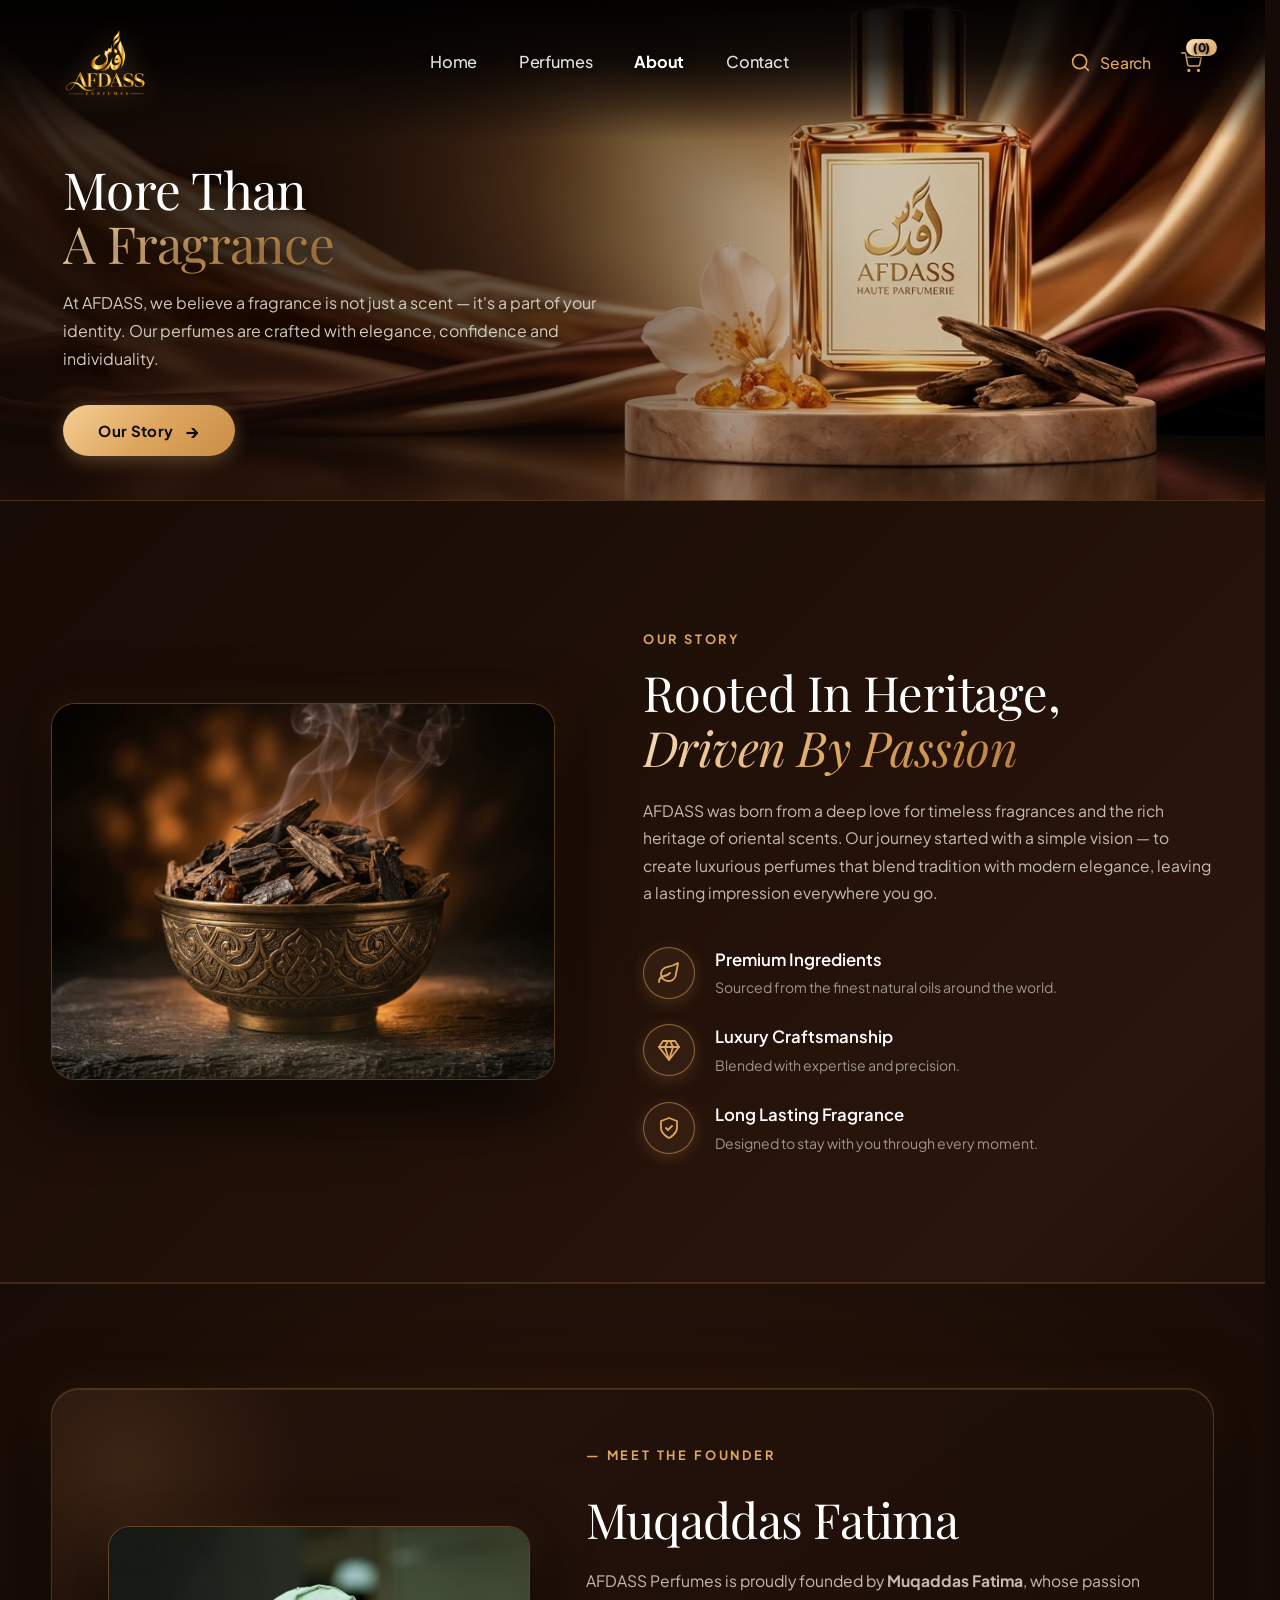
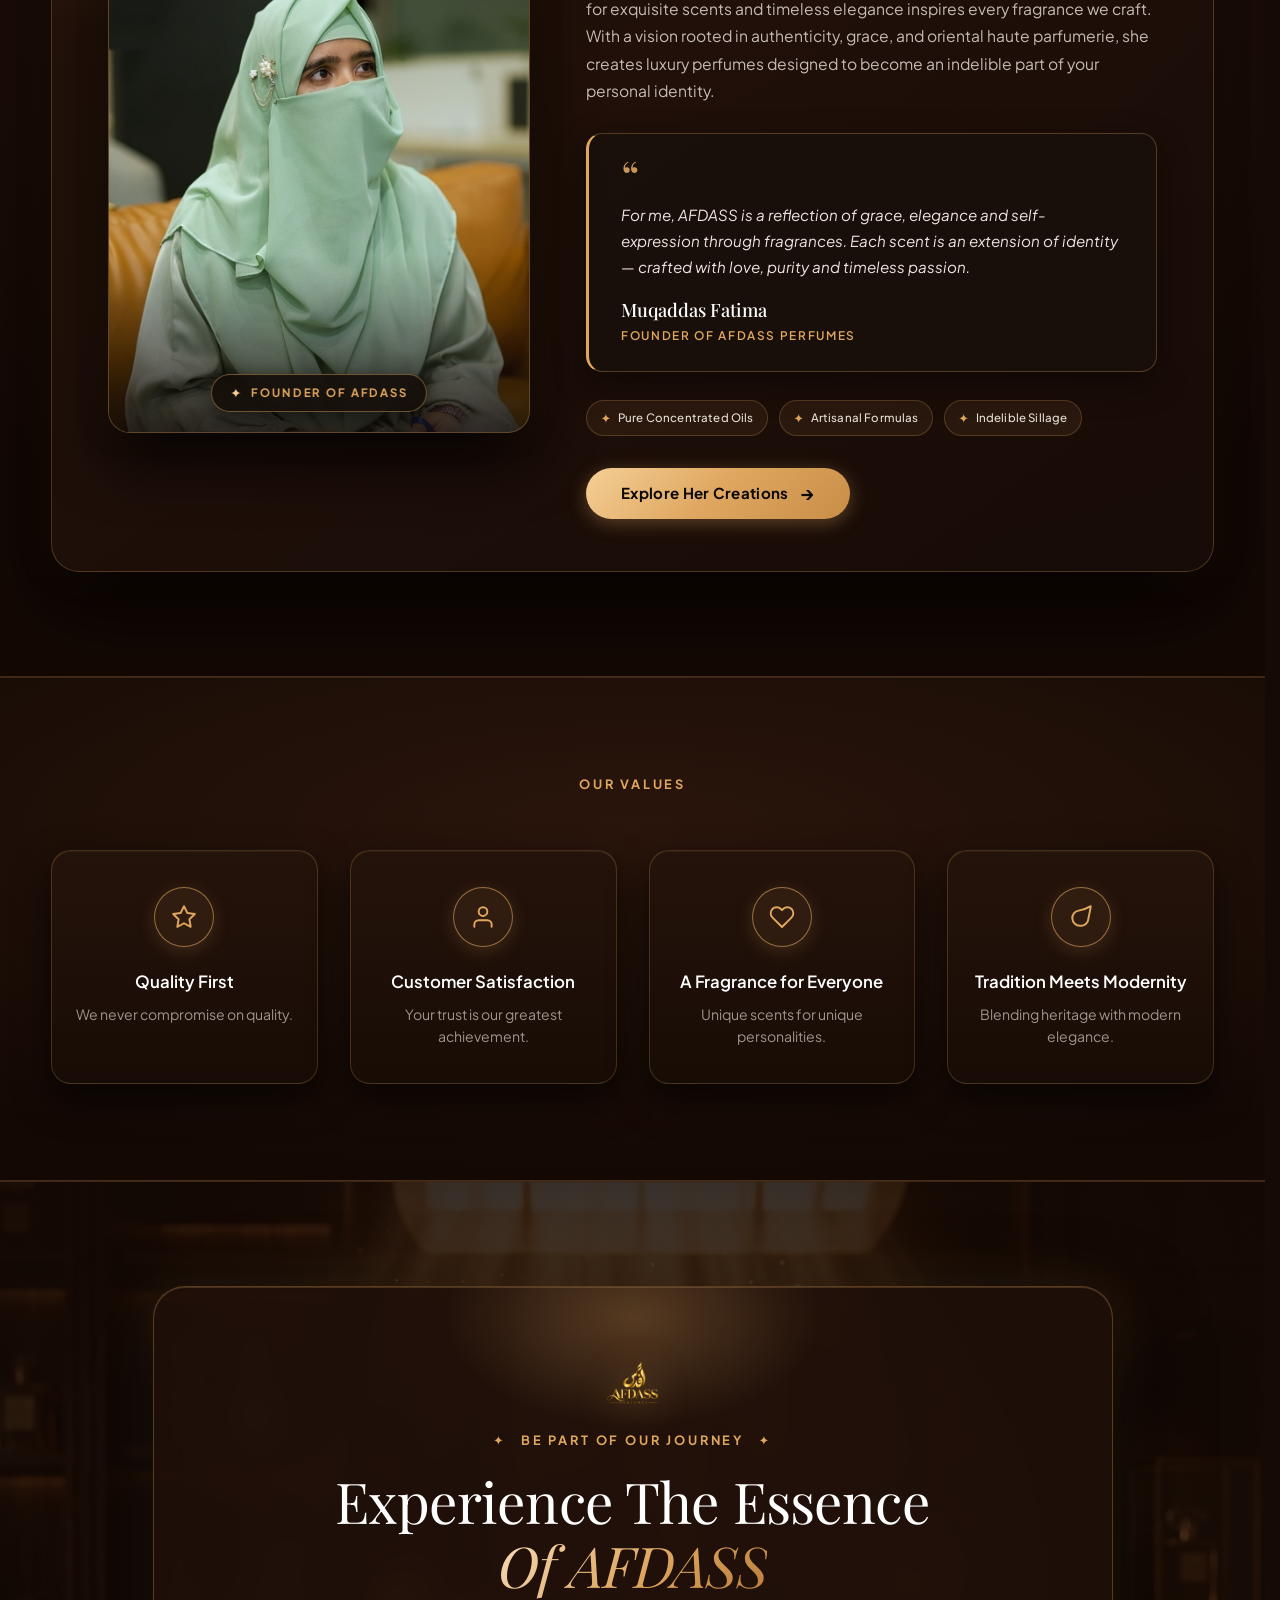
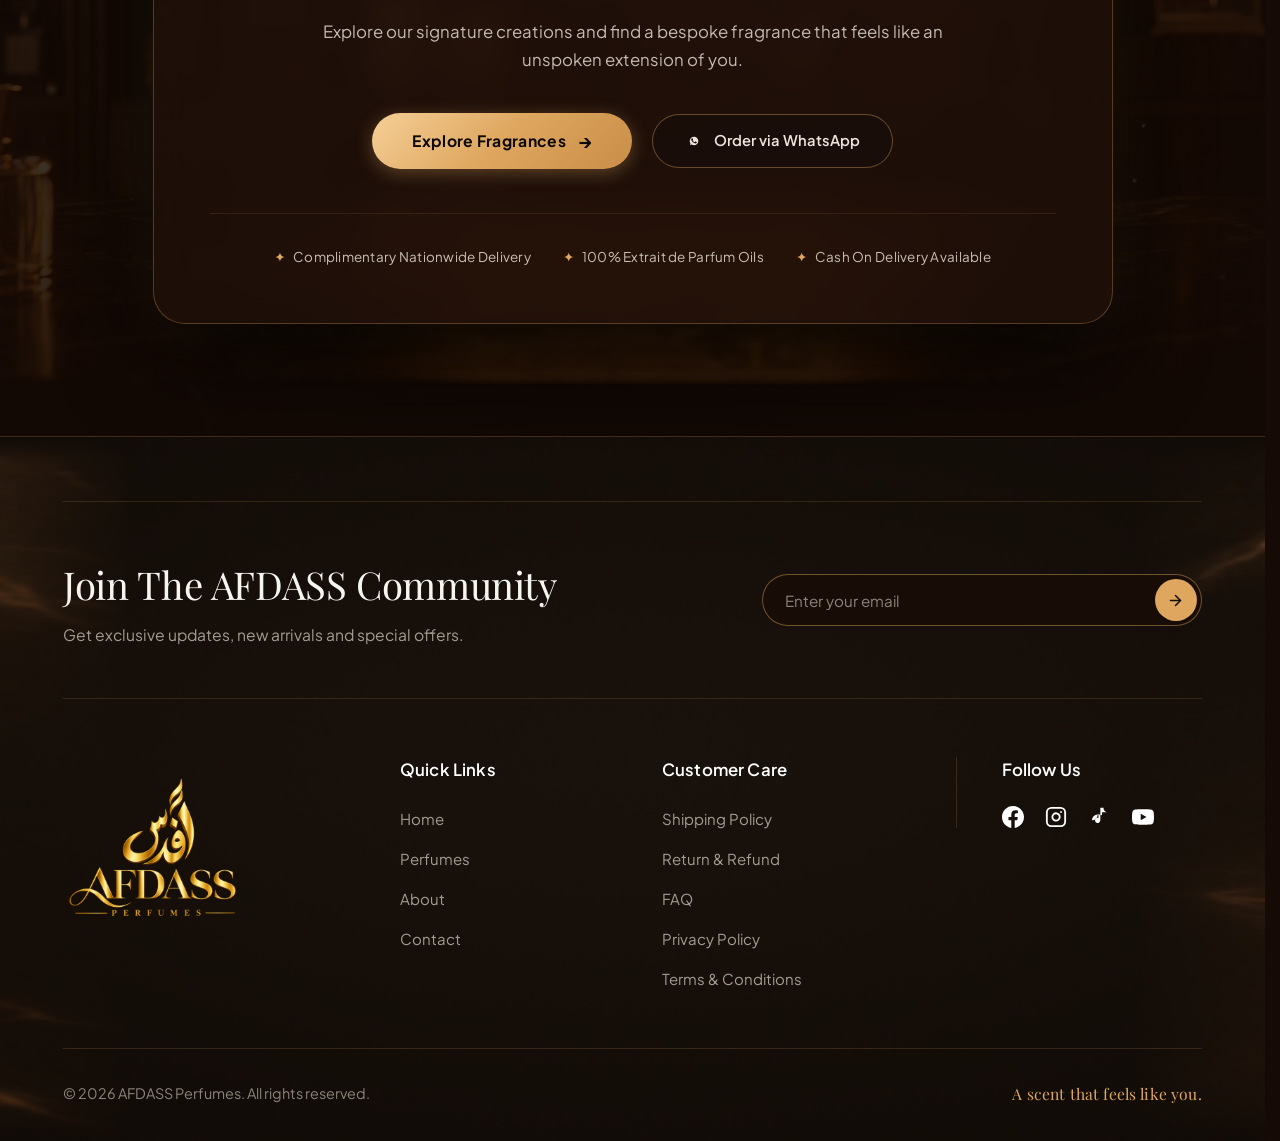
<file: about.html>
<!DOCTYPE html>
<html lang="en">
<head>
  <meta charset="UTF-8" />
  <meta name="viewport" content="width=device-width, initial-scale=1.0" />
  <title>About Us | AFDASS PERFUMES Haute Parfumerie</title>
  <meta name="description" content="Discover the story of AFDASS PERFUMES. Founded by Muqaddas Fatima, crafting luxury haute parfumerie with rich amber, precious florals, and pure artisanal fragrance oils." />
  <meta name="keywords" content="about AFDASS, Muqaddas Fatima, Pakistani luxury perfumes, haute parfumerie story, artisanal fragrances Pakistan" />
  <meta name="author" content="AFDASS PERFUMES" />
  <meta name="robots" content="index, follow" />
  <link rel="canonical" href="https://afdassperfumes.com/about.html" />

  <!-- Open Graph / Facebook / WhatsApp -->
  <meta property="og:type" content="website" />
  <meta property="og:site_name" content="AFDASS PERFUMES" />
  <meta property="og:title" content="About Us | AFDASS PERFUMES Haute Parfumerie" />
  <meta property="og:description" content="More Than A Fragrance. Discover the story, artisanal craftsmanship, and vision behind AFDASS PERFUMES." />
  <meta property="og:image" content="https://afdassperfumes.com/assets/og-share.jpg" />
  <meta property="og:image:secure_url" content="https://afdassperfumes.com/assets/og-share.jpg" />
  <meta property="og:image:type" content="image/jpeg" />
  <meta property="og:image:width" content="1200" />
  <meta property="og:image:height" content="630" />
  <meta property="og:image:alt" content="About AFDASS PERFUMES" />
  <meta property="og:url" content="https://afdassperfumes.com/about.html" />

  <!-- Twitter Card -->
  <meta name="twitter:card" content="summary_large_image" />
  <meta name="twitter:title" content="About Us | AFDASS PERFUMES Haute Parfumerie" />
  <meta name="twitter:description" content="More Than A Fragrance. Discover the story, artisanal craftsmanship, and vision behind AFDASS PERFUMES." />
  <meta name="twitter:image" content="https://afdassperfumes.com/assets/og-share.jpg" />

    <!-- Favicon -->
  <link rel="icon" type="image/x-icon" href="favicon.ico" />
  <link rel="icon" type="image/png" sizes="32x32" href="assets/favicon-32x32.png" />
  <link rel="icon" type="image/png" sizes="192x192" href="assets/favicon-192x192.png" />
  <link rel="apple-touch-icon" sizes="180x180" href="assets/favicon-192x192.png" />
  <link rel="apple-touch-icon" sizes="512x512" href="assets/favicon-512x512.png" />
  <link rel="shortcut icon" href="favicon.ico" />

  <link rel="preconnect" href="https://fonts.googleapis.com" />
  <link rel="preconnect" href="https://fonts.gstatic.com" crossorigin />
  <link href="https://fonts.googleapis.com/css2?family=Cinzel:wght@400;500;600;700&family=Cormorant+Garamond:ital,wght@0,300;0,400;0,500;0,600;0,700;1,400;1,600&family=Playfair+Display:ital,wght@0,400;0,500;0,600;0,700;1,400&family=Plus+Jakarta+Sans:wght@300;400;500;600;700&display=swap" rel="stylesheet" />

  <!-- JSON-LD Structured Data: AboutPage -->
  <script type="application/ld+json">
  {
    "@context": "https://schema.org",
    "@type": "AboutPage",
    "name": "About AFDASS PERFUMES",
    "url": "https://afdassperfumes.com/about.html",
    "description": "The heritage, artisanal craftsmanship, and story of AFDASS PERFUMES founded by Muqaddas Fatima.",
    "publisher": {
      "@type": "Organization",
      "name": "AFDASS PERFUMES",
      "logo": "https://afdassperfumes.com/assets/logo.png"
    }
  }
  </script>

  <!-- Stylesheets -->
  <link rel="stylesheet" href="style.css" />
  <link rel="stylesheet" href="drawer.css" />
  <link rel="stylesheet" href="about.css" />
  <link rel="stylesheet" href="search.css" />

    <!-- Meta Pixel Code -->
    <script>
      !function(f,b,e,v,n,t,s)
      {if(f.fbq)return;n=f.fbq=function(){n.callMethod?
      n.callMethod.apply(n,arguments):n.queue.push(arguments)};
      if(!f._fbq)f._fbq=n;n.push=n;n.loaded=!0;n.version='2.0';
      n.queue=[];t=b.createElement(e);t.async=!0;
      t.src=v;s=b.getElementsByTagName(e)[0];
      s.parentNode.insertBefore(t,s)}(window, document,'script',
      'https://connect.facebook.net/en_US/fbevents.js');
      fbq('init', '979443761891577');
      fbq('track', 'PageView');
    </script>
    <noscript><img height="1" width="1" style="display:none"
      src="https://www.facebook.com/tr?id=979443761891577&ev=PageView&noscript=1"
    /></noscript>
    <!-- End Meta Pixel Code -->

  </head>
<body class="about-page">

  <main>
    <!-- ===================================================================
         1 & 2. HERO SECTION & TOP NAVBAR: "More Than A Fragrance"
         Seamless luxury hero banner matching index and perfumes pages
         =================================================================== -->
    <section class="about-hero-section">

      <!-- Full-Width Background Image -->
      <div class="about-hero-bg">
        <img src="assets/about-hero-banner.jpg" alt="AFDASS Luxury Perfume" class="about-hero-bg-img" />
        <div class="about-hero-overlay"></div>
      </div>

      <!-- Top Dark Shadow for navbar clarity -->
      <div class="about-hero-top-shadow"></div>

      <!-- Standard Navbar matching all other pages -->
      <header class="navbar navbar-in-hero" id="mainNavbar">
        <div class="nav-container">
          <!-- Logo -->
          <a href="index.html" class="brand-logo" aria-label="AFDASS PERFUMES Home">
            <img src="assets/logo.png" alt="AFDASS PERFUMES" class="logo-image" />
          </a>

          <!-- Center Navigation Links -->
          <nav class="nav-links">
            <a href="index.html" class="nav-link">Home</a>
            <a href="perfumes.html" class="nav-link">Perfumes</a>
            <a href="about.html" class="nav-link active">About</a>
            <a href="contact.html" class="nav-link">Contact</a>
          </nav>

          <!-- Right Action Buttons -->
          <div class="nav-actions">
            <button type="button" class="nav-action-btn search-btn" aria-label="Search Fragrances">
              <svg class="action-icon" viewBox="0 0 24 24" fill="none" stroke="currentColor" stroke-width="1.8" stroke-linecap="round" stroke-linejoin="round">
                <circle cx="11" cy="11" r="8"></circle>
                <line x1="21" y1="21" x2="16.65" y2="16.65"></line>
              </svg>
              <span>Search</span>
            </button>

            <a href="cart.html" class="nav-action-btn cart-btn" id="btnNavCart" aria-label="View Shopping Cart">
              <svg class="action-icon cart-svg" viewBox="0 0 24 24" fill="none" stroke="currentColor" stroke-width="1.8" stroke-linecap="round" stroke-linejoin="round">
                <circle cx="9" cy="21" r="1"></circle>
                <circle cx="20" cy="21" r="1"></circle>
                <path d="M1 1h4l2.68 13.39a2 2 0 0 0 2 1.61h9.72a2 2 0 0 0 2-1.61L23 6H6"></path>
              </svg>
              <span class="cart-badge" id="headerCartCount">(0)</span>
            </a>

            <!-- Mobile Toggle -->
            <button class="mobile-toggle" id="mobileMenuBtn" aria-label="Toggle Menu">
              <span></span><span></span><span></span>
            </button>
          </div>
        </div>
      </header>

      <!-- Hero Text Content Overlay -->
      <div class="about-hero-content">
        <div class="about-hero-text">
          <h1 class="about-hero-heading">
            More Than<br />
            <span class="gold-heading-accent">A Fragrance</span>
          </h1>
          <p class="about-hero-lead">
            At AFDASS, we believe a fragrance is not just a scent — it's a part of your identity. Our perfumes are crafted with elegance, confidence and individuality.
          </p>
          <div class="about-hero-cta">
            <a href="#our-story" class="btn-gold-pill">
              <span>Our Story</span>
              <span class="pill-arrow">→</span>
            </a>
          </div>
        </div>
      </div>

    </section>

    <!-- ===================================================================
         3. OUR STORY SECTION: "Rooted In Heritage, Driven By Passion"
         =================================================================== -->
    <section class="about-story-section" id="our-story">
      <div class="about-container">
        <div class="story-grid">

          <!-- Left: Framed Aromatic Woods Artwork -->
          <div class="story-visual-wrap">
            <div class="story-img-frame">
              <img src="assets/about-story-oud.jpg" alt="Handcrafted Rare Aromatic Woods in Antique Brass Vessel" class="story-oud-img" />
              <div class="story-frame-glow"></div>
            </div>
          </div>

          <!-- Right: Story Narrative & 3 Craft Pillars -->
          <div class="story-content-wrap">
            <span class="section-eyebrow">OUR STORY</span>
            <h2 class="story-heading">
              Rooted In Heritage,<br />
              <span class="gold-heading-accent italic">Driven By Passion</span>
            </h2>
            <p class="story-lead">
              AFDASS was born from a deep love for timeless fragrances and the rich heritage of oriental scents. Our journey started with a simple vision — to create luxurious perfumes that blend tradition with modern elegance, leaving a lasting impression everywhere you go.
            </p>

            <!-- 3 Craftsmanship Pillars -->
            <div class="story-pillars-list">
              
              <!-- Pillar 1: Premium Ingredients -->
              <div class="pillar-row">
                <div class="pillar-icon-circle">
                  <svg viewBox="0 0 24 24" fill="none" stroke="currentColor" stroke-width="1.8" stroke-linecap="round" stroke-linejoin="round">
                    <path d="M11 20A7 7 0 0 1 9.8 6.1C15.5 5 17 4.5 21 2c-.5 4-1 5.5-2.1 11.2A7 7 0 0 1 11 20z"></path>
                    <path d="M2 21c0-3 1.85-5.36 5.08-6C9.5 14.52 12 13 13 12"></path>
                  </svg>
                </div>
                <div class="pillar-info">
                  <h3 class="pillar-title">Premium Ingredients</h3>
                  <p class="pillar-desc">Sourced from the finest natural oils around the world.</p>
                </div>
              </div>

              <!-- Pillar 2: Luxury Craftsmanship -->
              <div class="pillar-row">
                <div class="pillar-icon-circle">
                  <svg viewBox="0 0 24 24" fill="none" stroke="currentColor" stroke-width="1.8" stroke-linecap="round" stroke-linejoin="round">
                    <path d="M6 3h12l4 6-10 13L2 9z"></path>
                    <path d="M11 3L8 9l4 13 4-13-3-6"></path>
                    <path d="M2 9h20"></path>
                  </svg>
                </div>
                <div class="pillar-info">
                  <h3 class="pillar-title">Luxury Craftsmanship</h3>
                  <p class="pillar-desc">Blended with expertise and precision.</p>
                </div>
              </div>

              <!-- Pillar 3: Long Lasting Fragrance -->
              <div class="pillar-row">
                <div class="pillar-icon-circle">
                  <svg viewBox="0 0 24 24" fill="none" stroke="currentColor" stroke-width="1.8" stroke-linecap="round" stroke-linejoin="round">
                    <path d="M12 22s8-4 8-10V5l-8-3-8 3v7c0 6 8 10 8 10z"></path>
                    <path d="M9 12l2 2 4-4"></path>
                  </svg>
                </div>
                <div class="pillar-info">
                  <h3 class="pillar-title">Long Lasting Fragrance</h3>
                  <p class="pillar-desc">Designed to stay with you through every moment.</p>
                </div>
              </div>

            </div>
          </div>

        </div>
      </div>
    </section>

    <!-- ===================================================================
         4. MEET THE FOUNDER: "Muqaddas Fatima"
         Bespoke Haute Parfumerie 2-Column Luxury Editorial Showcase
         =================================================================== -->
    <section class="about-founder-section" id="founder">
      <div class="about-container">
        
        <div class="founder-editorial-card">
          
          <!-- Left Column: Elegant Portrait Showcase Frame -->
          <div class="founder-visual-col">
            <div class="founder-portrait-frame">
              <img 
                src="assets/about-founder-portrait.jpg" 
                alt="Muqaddas Fatima - Founder of AFDASS Perfumes" 
                class="founder-portrait-img" 
              />
              <div class="founder-frame-glow"></div>
              <div class="founder-frame-badge">
                <span class="founder-badge-dot">✦</span>
                <span>FOUNDER OF AFDASS</span>
              </div>
            </div>
          </div>

          <!-- Right Column: Editorial Narrative & Quote -->
          <div class="founder-narrative-col">
            
            <div class="founder-eyebrow-row">
              <span class="section-eyebrow">— MEET THE FOUNDER</span>
            </div>

            <h2 class="founder-main-heading">Muqaddas Fatima</h2>

            <p class="founder-bio-paragraph">
              AFDASS Perfumes is proudly founded by <strong>Muqaddas Fatima</strong>, whose passion for exquisite scents and timeless elegance inspires every fragrance we craft. With a vision rooted in authenticity, grace, and oriental haute parfumerie, she creates luxury perfumes designed to become an indelible part of your personal identity.
            </p>

            <!-- Luxury Quote Box (Clear, elegant, does not overlap portrait) -->
            <div class="founder-quote-box">
              <div class="quote-mark-icon">“</div>
              <p class="founder-quote-text">
                For me, AFDASS is a reflection of grace, elegance and self-expression through fragrances. Each scent is an extension of identity — crafted with love, purity and timeless passion.
              </p>
              <div class="founder-quote-author">
                <h3 class="founder-quote-name">Muqaddas Fatima</h3>
                <span class="founder-quote-role">Founder of AFDASS Perfumes</span>
              </div>
            </div>

            <!-- 3 Luxury Craft Signature Tags -->
            <div class="founder-signatures-row">
              <div class="founder-signature-tag">
                <span class="tag-spark">✦</span>
                <span>Pure Concentrated Oils</span>
              </div>
              <div class="founder-signature-tag">
                <span class="tag-spark">✦</span>
                <span>Artisanal Formulas</span>
              </div>
              <div class="founder-signature-tag">
                <span class="tag-spark">✦</span>
                <span>Indelible Sillage</span>
              </div>
            </div>

            <!-- CTA Actions -->
            <div class="founder-action-wrap">
              <a href="perfumes.html" class="btn-gold-pill">
                <span>Explore Her Creations</span>
                <span class="pill-arrow">→</span>
              </a>
            </div>

          </div>

        </div>

      </div>
    </section>

    <!-- ===================================================================
         5. OUR VALUES SECTION (4 Gold Icon Columns)
         =================================================================== -->
    <section class="about-values-section">
      <div class="about-container">
        
        <div class="values-header">
          <span class="section-eyebrow center">OUR VALUES</span>
        </div>

        <div class="values-grid">
          
          <!-- Value 1: Quality First -->
          <div class="value-item">
            <div class="value-icon-circle">
              <svg viewBox="0 0 24 24" fill="none" stroke="currentColor" stroke-width="1.8" stroke-linecap="round" stroke-linejoin="round">
                <polygon points="12 2 15.09 8.26 22 9.27 17 14.14 18.18 21.02 12 17.77 5.82 21.02 7 14.14 2 9.27 8.91 8.26 12 2"></polygon>
              </svg>
            </div>
            <h4 class="value-title">Quality First</h4>
            <p class="value-sub">We never compromise on quality.</p>
          </div>

          <!-- Value 2: Customer Satisfaction -->
          <div class="value-item">
            <div class="value-icon-circle">
              <svg viewBox="0 0 24 24" fill="none" stroke="currentColor" stroke-width="1.8" stroke-linecap="round" stroke-linejoin="round">
                <path d="M20 21v-2a4 4 0 0 0-4-4H8a4 4 0 0 0-4 4v2"></path>
                <circle cx="12" cy="7" r="4"></circle>
              </svg>
            </div>
            <h4 class="value-title">Customer Satisfaction</h4>
            <p class="value-sub">Your trust is our greatest achievement.</p>
          </div>

          <!-- Value 3: A Fragrance for Everyone -->
          <div class="value-item">
            <div class="value-icon-circle">
              <svg viewBox="0 0 24 24" fill="none" stroke="currentColor" stroke-width="1.8" stroke-linecap="round" stroke-linejoin="round">
                <path d="M20.84 4.61a5.5 5.5 0 0 0-7.78 0L12 5.67l-1.06-1.06a5.5 5.5 0 0 0-7.78 7.78l1.06 1.06L12 21.23l7.78-7.78 1.06-1.06a5.5 5.5 0 0 0 0-7.78z"></path>
              </svg>
            </div>
            <h4 class="value-title">A Fragrance for Everyone</h4>
            <p class="value-sub">Unique scents for unique personalities.</p>
          </div>

          <!-- Value 4: Tradition Meets Modernity -->
          <div class="value-item">
            <div class="value-icon-circle">
              <svg viewBox="0 0 24 24" fill="none" stroke="currentColor" stroke-width="1.8" stroke-linecap="round" stroke-linejoin="round">
                <path d="M11 20A7 7 0 0 1 9.8 6.1C15.5 5 17 4.5 21 2c-.5 4-1 5.5-2.1 11.2A7 7 0 0 1 11 20z"></path>
              </svg>
            </div>
            <h4 class="value-title">Tradition Meets Modernity</h4>
            <p class="value-sub">Blending heritage with modern elegance.</p>
          </div>

        </div>

      </div>
    </section>

    <!-- ===================================================================
         6. CTA SECTION: "Experience The Essence Of AFDASS"
         Bespoke Haute Parfumerie Grand Prestige Showcase
         =================================================================== -->
    <section class="about-cta-section">
      <div class="about-cta-bg-layer">
        <img src="assets/about-cta-bg.jpg" alt="AFDASS Haute Parfumerie Atelier" class="cta-bg-img" />
        <div class="cta-bg-overlay"></div>
      </div>
      <div class="about-container">
        
        <!-- Grand Floating Glassmorphic Prestige Card -->
        <div class="about-cta-card">
          <div class="cta-card-glow"></div>

          <!-- Top Logo Emblem -->
          <div class="cta-emblem-wrap">
            <img src="assets/logo.png" alt="AFDASS PERFUMES" class="cta-emblem-img" />
          </div>

          <span class="cta-eyebrow">✦ &nbsp; BE PART OF OUR JOURNEY &nbsp; ✦</span>

          <h2 class="about-cta-heading">
            Experience The Essence<br />
            <span class="gold-heading-accent italic">Of AFDASS</span>
          </h2>

          <p class="about-cta-sub">
            Explore our signature creations and find a bespoke fragrance that feels like an unspoken extension of you.
          </p>

          <!-- Dual Luxury Actions -->
          <div class="about-cta-actions">
            <a href="perfumes.html" class="btn-gold-pill cta-main-btn">
              <span>Explore Fragrances</span>
              <span class="pill-arrow">→</span>
            </a>
            <a href="https://wa.me/923125797051" target="_blank" rel="noopener" class="btn-cta-outline">
              <svg viewBox="0 0 24 24" width="18" height="18" fill="currentColor">
                <path d="M12.031 6.172c-3.181 0-5.767 2.586-5.768 5.766-.001 1.298.38 2.27 1.019 3.287l-.582 2.128 2.182-.573c.978.58 1.911.928 3.145.929 3.178 0 5.767-2.587 5.768-5.766.001-3.187-2.575-5.77-5.764-5.771zm3.392 8.244c-.144.405-.837.774-1.17.824-.312.045-.694.073-2.122-.52-1.823-.759-3.003-2.617-3.094-2.739-.092-.122-.741-.986-.741-1.88 0-.895.468-1.336.635-1.518.167-.182.366-.228.488-.228.121 0 .243.002.349.006.111.004.261-.042.408.31.152.365.518 1.261.564 1.353.045.091.076.198.016.319-.061.122-.092.198-.183.304-.092.106-.193.237-.276.319-.092.091-.188.19-.081.373.107.182.476.786 1.022 1.272.703.626 1.296.82 1.48.911.183.091.289.076.395-.045.107-.122.457-.532.579-.714.122-.182.244-.152.411-.091.167.061 1.066.503 1.249.594.182.091.304.137.349.213.046.076.046.44-.098.845z"/>
              </svg>
              <span>Order via WhatsApp</span>
            </a>
          </div>

          <!-- 3 Reassurance Badges -->
          <div class="cta-perks-row">
            <div class="cta-perk-item">
              <span class="perk-spark">✦</span>
              <span>Complimentary Nationwide Delivery</span>
            </div>
            <div class="cta-perk-item">
              <span class="perk-spark">✦</span>
              <span>100% Extrait de Parfum Oils</span>
            </div>
            <div class="cta-perk-item">
              <span class="perk-spark">✦</span>
              <span>Cash On Delivery Available</span>
            </div>
          </div>

        </div>

      </div>
    </section>
  </main>

  <!-- ===================================================================
       7. LUXURY FOOTER (Unified Standard Across Entire Website)
       =================================================================== -->
  <footer class="site-footer">
    <div class="footer-container">

      <!-- Newsletter Banner -->
      <div class="footer-newsletter-row">
        <div class="newsletter-text-wrap">
          <h2 class="newsletter-title">Join The AFDASS Community</h2>
          <p class="newsletter-subtitle">Get exclusive updates, new arrivals and special offers.</p>
        </div>
        <form class="newsletter-form" onsubmit="event.preventDefault(); alert('Thank you for joining the AFDASS community!');">
          <input 
            type="email" 
            class="newsletter-input" 
            placeholder="Enter your email" 
            required 
          />
          <button type="submit" class="btn-newsletter-submit" aria-label="Subscribe">
            <svg class="submit-arrow" viewBox="0 0 24 24" fill="none" stroke="currentColor" stroke-width="2.2" stroke-linecap="round" stroke-linejoin="round">
              <line x1="5" y1="12" x2="19" y2="12"></line>
              <polyline points="12 5 19 12 12 19"></polyline>
            </svg>
          </button>
        </form>
      </div>

      <!-- Main Footer Columns (4-Col Grid) -->
      <div class="footer-main-grid">

        <!-- Col 1: Official Logo -->
        <div class="footer-col brand-col">
          <a href="index.html" class="footer-logo-link">
            <img src="assets/logo.png" alt="AFDASS PERFUMES" class="footer-logo-img" />
          </a>
        </div>

        <!-- Col 2: Quick Links -->
        <div class="footer-col footer-accordion-col">
          <h3 class="footer-col-title footer-accordion-toggle">
            <span>Quick Links</span>
            <span class="footer-accordion-icon">
              <svg viewBox="0 0 24 24" fill="none" stroke="currentColor" stroke-width="2" stroke-linecap="round" stroke-linejoin="round">
                <polyline points="6 9 12 15 18 9"></polyline>
              </svg>
            </span>
          </h3>
          <ul class="footer-links-list">
            <li><a href="index.html" class="footer-link">Home</a></li>
            <li><a href="perfumes.html" class="footer-link">Perfumes</a></li>
            <li><a href="about.html" class="footer-link">About</a></li>
            <li><a href="contact.html" class="footer-link">Contact</a></li>
          </ul>
        </div>

        <!-- Col 3: Customer Care -->
        <div class="footer-col footer-accordion-col">
          <h3 class="footer-col-title footer-accordion-toggle">
            <span>Customer Care</span>
            <span class="footer-accordion-icon">
              <svg viewBox="0 0 24 24" fill="none" stroke="currentColor" stroke-width="2" stroke-linecap="round" stroke-linejoin="round">
                <polyline points="6 9 12 15 18 9"></polyline>
              </svg>
            </span>
          </h3>
          <ul class="footer-links-list">
            <li><a href="contact.html" class="footer-link">Shipping Policy</a></li>
            <li><a href="contact.html" class="footer-link">Return &amp; Refund</a></li>
            <li><a href="contact.html#faq" class="footer-link">FAQ</a></li>
            <li><a href="contact.html" class="footer-link">Privacy Policy</a></li>
            <li><a href="contact.html" class="footer-link">Terms &amp; Conditions</a></li>
          </ul>
        </div>

        <!-- Col 4: Follow Us -->
        <div class="footer-col follow-col footer-accordion-col">
          <h3 class="footer-col-title footer-accordion-toggle">
            <span>Follow Us</span>
            <span class="footer-accordion-icon">
              <svg viewBox="0 0 24 24" fill="none" stroke="currentColor" stroke-width="2" stroke-linecap="round" stroke-linejoin="round">
                <polyline points="6 9 12 15 18 9"></polyline>
              </svg>
            </span>
          </h3>
          <div class="footer-social-row footer-accordion-content">
            <!-- Facebook -->
            <a href="https://facebook.com" target="_blank" rel="noopener" class="social-icon-btn" aria-label="Facebook">
              <svg viewBox="0 0 24 24" fill="currentColor">
                <path d="M24 12.073c0-6.627-5.373-12-12-12s-12 5.373-12 12c0 5.99 4.388 10.954 10.125 11.854v-8.385H7.078v-3.47h3.047V9.43c0-3.007 1.792-4.669 4.533-4.669 1.312 0 2.686.235 2.686.235v2.953H15.83c-1.491 0-1.956.925-1.956 1.874v2.25h3.328l-.532 3.47h-2.796v8.385C19.612 23.027 24 18.062 24 12.073z"/>
              </svg>
            </a>
            <!-- Instagram -->
            <a href="https://instagram.com" target="_blank" rel="noopener" class="social-icon-btn" aria-label="Instagram">
              <svg viewBox="0 0 24 24" fill="none" stroke="currentColor" stroke-width="2" stroke-linecap="round" stroke-linejoin="round">
                <rect x="2" y="2" width="20" height="20" rx="5" ry="5"></rect>
                <path d="M16 11.37A4 4 0 1 1 12.63 8 4 4 0 0 1 16 11.37z"></path>
                <line x1="17.5" y1="6.5" x2="17.51" y2="6.5"></line>
              </svg>
            </a>
            <!-- TikTok -->
            <a href="https://tiktok.com" target="_blank" rel="noopener" class="social-icon-btn" aria-label="TikTok">
              <svg viewBox="0 0 24 24" fill="currentColor">
                <path d="M19.59 6.69a4.83 4.83 0 0 1-3.77-4.25V2h-3.45v13.67a2.89 2.89 0 0 1-5.2 1.74 2.89 2.89 0 0 1 2.31-4.64c.29 0 .57.04.84.11V9.37a6.34 6.34 0 0 0-.84-.06 6.34 6.34 0 0 0-6.34 6.34 6.34 6.34 0 0 0 6.34-6.34V8.5a8.28 8.28 0 0 0 4.77 1.48V6.69z"/>
              </svg>
            </a>
            <!-- YouTube -->
            <a href="https://youtube.com" target="_blank" rel="noopener" class="social-icon-btn" aria-label="YouTube">
              <svg viewBox="0 0 24 24" fill="currentColor">
                <path d="M23.498 6.186a3.016 3.016 0 0 0-2.122-2.136C19.505 3.545 12 3.545 12 3.545s-7.505 0-9.377.505A3.017 3.017 0 0 0 .502 6.186C0 8.07 0 12 0 12s0 3.93.502 5.814a3.016 3.016 0 0 0 2.122 2.136c1.871.505 9.376.505 9.376.505s7.505 0 9.377-.505a3.015 3.015 0 0 0 2.122-2.136C24 15.93 24 12 24 12s0-3.93-.502-5.814zM9.545 15.568V8.432L15.818 12l-6.273 3.568z"/>
              </svg>
            </a>
          </div>
        </div>

      </div>

      <!-- Bottom Copyright Bar -->
      <div class="footer-bottom-bar">
        <p class="footer-copyright">&copy; 2026 AFDASS Perfumes. All rights reserved.</p>
        <p class="footer-tagline">A scent that feels like you.</p>
      </div>
    </div>
  </footer>

  <!-- Mobile Drawer Menu & Frosted Backdrop -->
  <div class="drawer-backdrop" id="drawerBackdrop"></div>
  <aside class="mobile-drawer" id="mobileDrawer" aria-label="Mobile Navigation">
    <div class="drawer-header">
      <img src="assets/logo.png" alt="AFDASS PERFUMES" class="drawer-logo" />
      <button class="drawer-close" id="drawerCloseBtn" type="button" aria-label="Close Menu">&times;</button>
    </div>
    <nav class="mobile-nav-list">
      <a href="index.html" class="mobile-link">Home</a>
      <a href="perfumes.html" class="mobile-link">Perfumes</a>
      <a href="about.html" class="mobile-link active">About</a>
      <a href="contact.html" class="mobile-link">Contact</a>
      <a href="cart.html" class="mobile-link">Cart</a>
    </nav>
    <div class="drawer-cta">
      <a href="https://wa.me/923125797051" target="_blank" rel="noopener" class="drawer-wa-btn">
        <svg class="drawer-wa-icon" width="20" height="20" viewBox="0 0 24 24" fill="#25d366">
          <path d="M12.04 2C6.58 2 2.13 6.45 2.13 11.91C2.13 13.66 2.59 15.36 3.45 16.86L2.05 22L7.3 20.62C8.75 21.41 10.38 21.83 12.04 21.83C17.5 21.83 21.95 17.38 21.95 11.92C21.95 9.27 20.92 6.78 19.05 4.91C17.18 3.03 14.69 2 12.04 2M12.05 3.67C14.25 3.67 16.31 4.53 17.87 6.09C19.42 7.65 20.28 9.72 20.28 11.92C20.28 16.46 16.58 20.15 12.04 20.15C10.56 20.15 9.11 19.76 7.85 19.01L7.55 18.83L4.43 19.65L5.26 16.61L5.06 16.29C4.24 14.99 3.81 13.47 3.81 11.91C3.81 7.37 7.5 3.67 12.05 3.67M9.53 7.53C9.36 7.53 9.08 7.6 8.84 7.86C8.6 8.12 7.93 8.75 7.93 10.03C7.93 11.31 8.86 12.55 9 12.72C9.13 12.9 10.79 15.46 13.33 16.55C15.44 17.47 15.87 17.29 16.33 17.24C16.8 17.2 17.84 16.62 18.06 16.02C18.27 15.42 18.27 14.9 18.21 14.8C18.15 14.7 17.98 14.64 17.72 14.5C17.47 14.38 16.21 13.76 15.98 13.67C15.75 13.59 15.58 13.55 15.41 13.8C15.24 14.06 14.76 14.64 14.62 14.8C14.47 14.97 14.33 15 14.07 14.87C13.82 14.75 13.01 14.48 12.05 13.62C11.3 12.95 10.79 12.13 10.65 11.89C10.51 11.64 10.63 11.51 10.76 11.38C10.87 11.27 11.01 11.09 11.14 10.94C11.27 10.79 11.31 10.69 11.4 10.52C11.49 10.35 11.44 10.2 11.38 10.07C11.31 9.95 10.83 8.77 10.63 8.28C10.43 7.8 10.23 7.87 10.07 7.86L9.53 7.53Z"/>
        </svg>
        <span>Order via WhatsApp</span>
      </a>
      <p class="drawer-tagline">A scent that feels like you.</p>
    </div>
  </aside>

  <!-- Scripts -->
  <script src="about.js"></script>
  <script src="search.js"></script>
</body>
</html>
</file>
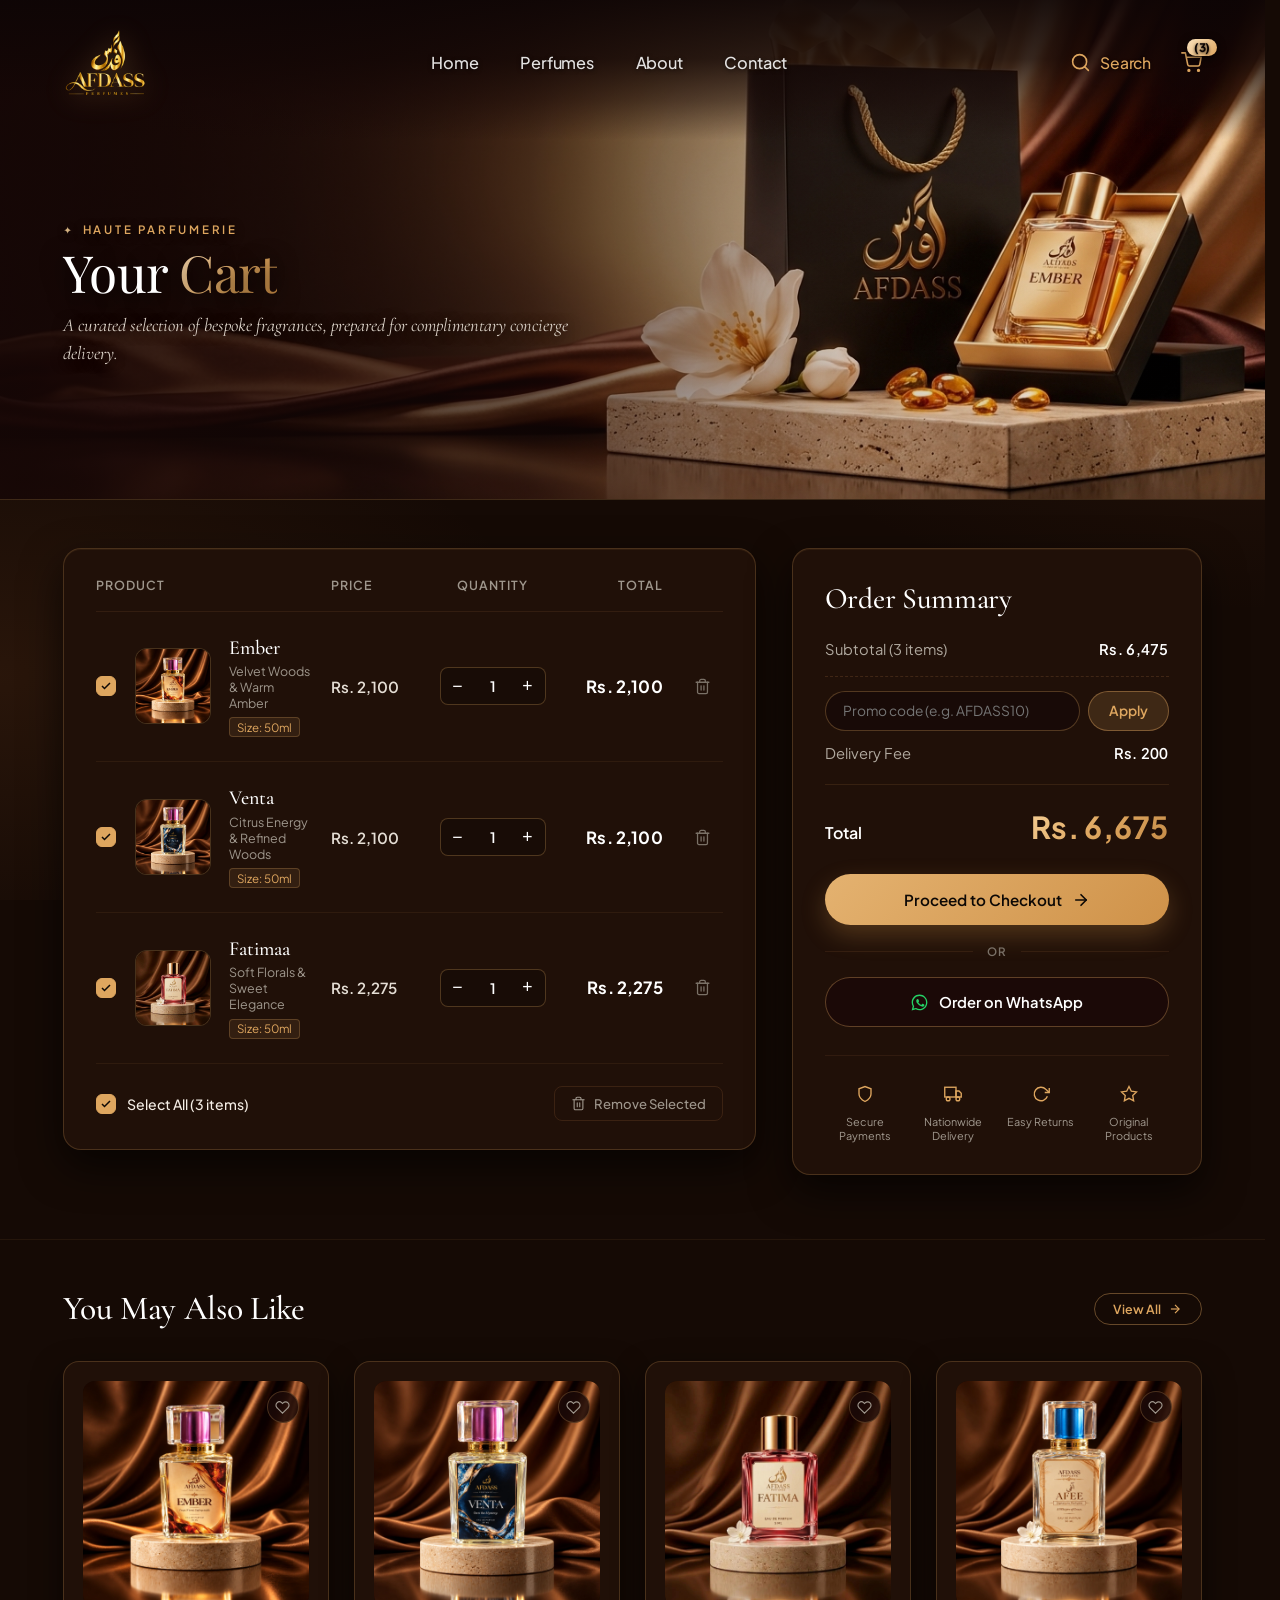
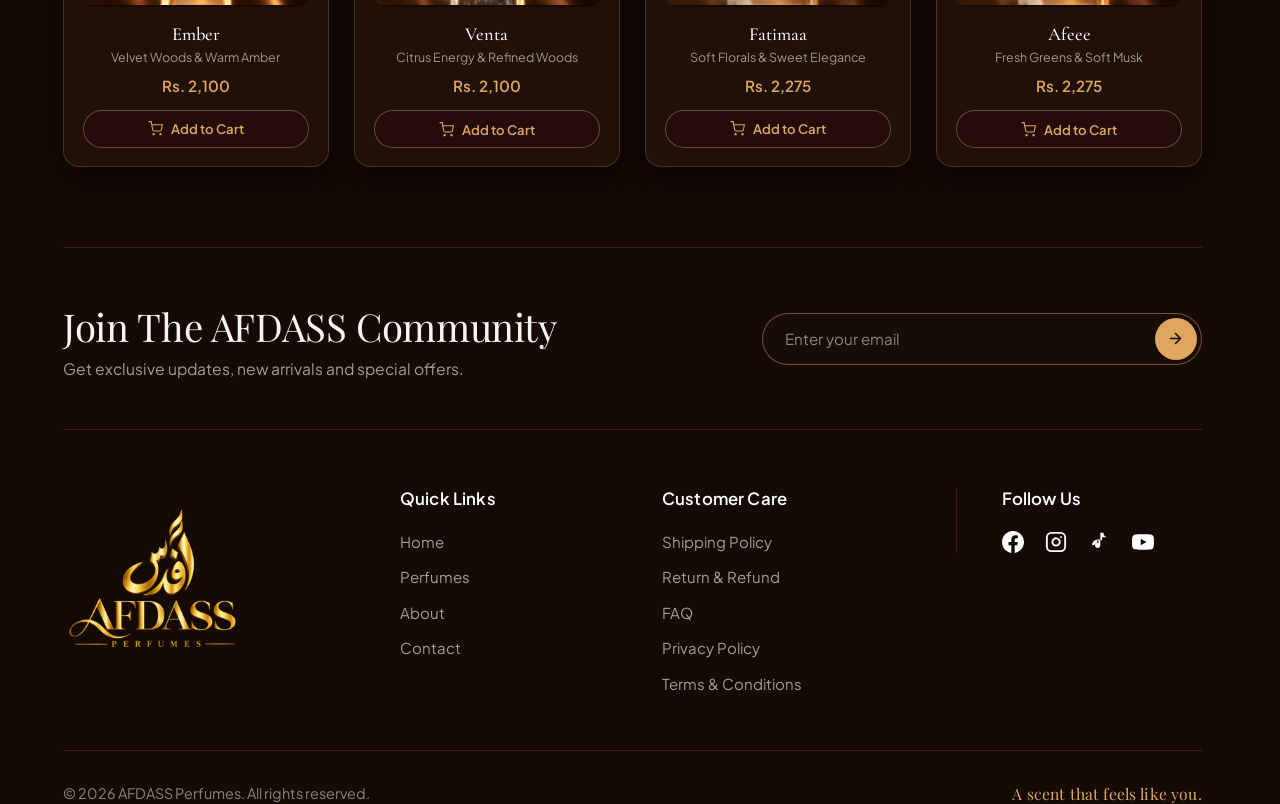
<file: cart.html>
<!DOCTYPE html>
<html lang="en">
<head>
  <meta charset="UTF-8" />
  <meta name="viewport" content="width=device-width, initial-scale=1.0" />
  <title>Your Cart | AFDASS PERFUMES</title>
  <meta name="description" content="Review your selected bespoke perfumes in your AFDASS shopping bag and proceed to complimentary concierge checkout." />
  <meta name="robots" content="noindex, nofollow" />

  <!-- Open Graph Image -->
  <meta property="og:image" content="https://afdassperfumes.com/assets/og-share.jpg" />
  <meta property="og:image:secure_url" content="https://afdassperfumes.com/assets/og-share.jpg" />
  <meta property="og:image:type" content="image/jpeg" />
  <meta property="og:image:width" content="1200" />
  <meta property="og:image:height" content="630" />

    <!-- Favicon -->
  <link rel="icon" type="image/x-icon" href="favicon.ico" />
  <link rel="icon" type="image/png" sizes="32x32" href="assets/favicon-32x32.png" />
  <link rel="icon" type="image/png" sizes="192x192" href="assets/favicon-192x192.png" />
  <link rel="apple-touch-icon" sizes="180x180" href="assets/favicon-192x192.png" />
  <link rel="apple-touch-icon" sizes="512x512" href="assets/favicon-512x512.png" />
  <link rel="shortcut icon" href="favicon.ico" />

  <link rel="preconnect" href="https://fonts.googleapis.com" />
  <link rel="preconnect" href="https://fonts.gstatic.com" crossorigin />
  <link href="https://fonts.googleapis.com/css2?family=Cormorant+Garamond:ital,wght@0,300;0,400;0,500;0,600;0,700;1,400;1,600&family=Playfair+Display:ital,wght@0,400;0,500;0,600;0,700;1,400&family=Plus+Jakarta+Sans:wght@300;400;500;600;700&family=Cinzel:wght@400;500;600;700&display=swap" rel="stylesheet" />

  <!-- Stylesheets -->
  <link rel="stylesheet" href="style.css" />
  <link rel="stylesheet" href="drawer.css" />
  <link rel="stylesheet" href="cart.css" />
  <link rel="stylesheet" href="search.css" />

    <!-- Meta Pixel Code -->
    <script>
      !function(f,b,e,v,n,t,s)
      {if(f.fbq)return;n=f.fbq=function(){n.callMethod?
      n.callMethod.apply(n,arguments):n.queue.push(arguments)};
      if(!f._fbq)f._fbq=n;n.push=n;n.loaded=!0;n.version='2.0';
      n.queue=[];t=b.createElement(e);t.async=!0;
      t.src=v;s=b.getElementsByTagName(e)[0];
      s.parentNode.insertBefore(t,s)}(window, document,'script',
      'https://connect.facebook.net/en_US/fbevents.js');
      fbq('init', '979443761891577');
      fbq('track', 'PageView');
    </script>
    <noscript><img height="1" width="1" style="display:none"
      src="https://www.facebook.com/tr?id=979443761891577&ev=PageView&noscript=1"
    /></noscript>
    <!-- End Meta Pixel Code -->

  </head>
<body class="cart-page">

  <!-- ===================================================================
       1 & 2. UNIFIED CART TOP BANNER (Navbar Overlaid on Silk Box Banner)
       =================================================================== -->
  <div class="cart-top-banner-wrapper">
    
    <!-- Ambient Background Layer with Luxury Unboxing Scene -->
    <div class="cart-banner-bg-layer">
      <img src="assets/cart-hero-banner.jpg" alt="AFDASS Perfumes" class="cart-banner-img" />
      <div class="cart-banner-overlay"></div>
    </div>

    <!-- Top Subtle Shadow for Crystal Clear Header Contrast -->
    <div class="cart-hero-top-shadow"></div>

    <!-- Standard Navbar matching all other pages (110px logo, gold actions, exact grid) -->
    <header class="navbar navbar-in-hero" id="mainNavbar">
      <div class="nav-container">
        <!-- Logo -->
        <a href="index.html" class="brand-logo" aria-label="AFDASS PERFUMES Home">
          <img src="assets/logo.png" alt="AFDASS PERFUMES" class="logo-image" />
        </a>

        <!-- Center Navigation Links -->
        <nav class="nav-links">
          <a href="index.html" class="nav-link">Home</a>
          <a href="perfumes.html" class="nav-link">Perfumes</a>
          <a href="about.html" class="nav-link">About</a>
          <a href="contact.html" class="nav-link">Contact</a>
        </nav>

        <!-- Right Action Buttons -->
        <div class="nav-actions">
          <button type="button" class="nav-action-btn search-btn" aria-label="Search">
            <svg class="action-icon" viewBox="0 0 24 24" fill="none" stroke="currentColor" stroke-width="1.8" stroke-linecap="round" stroke-linejoin="round">
              <circle cx="11" cy="11" r="8"></circle>
              <line x1="21" y1="21" x2="16.65" y2="16.65"></line>
            </svg>
            <span>Search</span>
          </button>

          <a href="cart.html" class="nav-action-btn cart-btn active" id="btnNavCart" aria-label="Cart">
            <svg class="action-icon cart-svg" viewBox="0 0 24 24" fill="none" stroke="currentColor" stroke-width="1.8" stroke-linecap="round" stroke-linejoin="round">
              <circle cx="9" cy="21" r="1"></circle>
              <circle cx="20" cy="21" r="1"></circle>
              <path d="M1 1h4l2.68 13.39a2 2 0 0 0 2 1.61h9.72a2 2 0 0 0 2-1.61L23 6H6"></path>
            </svg>
            <span class="cart-badge" id="headerCartCount">(0)</span>
          </a>

          <!-- Mobile Toggle -->
          <button class="mobile-toggle" id="mobileMenuBtn" aria-label="Menu">
            <span></span><span></span><span></span>
          </button>
        </div>
      </div>
    </header>

    <!-- Hero Content -->
    <div class="cart-banner-content-wrap">
      <div class="cart-container">
        <div class="cart-hero-inner">
          <div class="cart-hero-left">
            <span class="cart-hero-eyebrow">HAUTE PARFUMERIE</span>
            <h1 class="cart-hero-title">Your <span class="cart-gold-title">Cart</span></h1>
            <p class="cart-hero-sub">A curated selection of bespoke fragrances, prepared for complimentary concierge delivery.</p>
          </div>
        </div>
      </div>
    </div>

  </div>

  <main class="cart-page-main">

    <!-- ===================================================================
         3. MAIN CART SECTION (2-Column Grid: Items Table + Order Summary)
         =================================================================== -->
    <section class="cart-content-section">
      <div class="cart-container">
        <div class="cart-main-grid">

          <!-- Left Column: Cart Items Table Card -->
          <div class="cart-table-card">
            
            <!-- Table Header -->
            <div class="cart-table-header" id="cartTableHeader">
              <div class="th-col col-product">Product</div>
              <div class="th-col col-price">Price</div>
              <div class="th-col col-quantity">Quantity</div>
              <div class="th-col col-total">Total</div>
              <div class="th-col col-action"></div>
            </div>

            <!-- Dynamic Items List -->
            <div class="cart-items-list" id="cartItemsList">
              <!-- Rendered dynamically by cart.js -->
            </div>

            <!-- Empty Cart Notice (hidden when items exist) -->
            <div class="cart-empty-state" id="cartEmptyState" style="display: none;">
              <div class="empty-icon-halo">
                <div class="empty-icon-wrap">
                  <svg viewBox="0 0 24 24" fill="none" stroke="currentColor" stroke-width="1.6" stroke-linecap="round" stroke-linejoin="round">
                    <circle cx="9" cy="21" r="1"></circle>
                    <circle cx="20" cy="21" r="1"></circle>
                    <path d="M1 1h4l2.68 13.39a2 2 0 0 0 2 1.61h9.72a2 2 0 0 0 2-1.61L23 6H6"></path>
                  </svg>
                </div>
              </div>
              <h2 class="empty-title">Your Cart is Currently Empty</h2>
              <p class="empty-desc">Discover our quartet of bespoke perfumes and select a signature fragrance crafted for your story.</p>
              <a href="perfumes.html" class="btn-discover-cart">
                <span>Explore Fragrances</span>
                <svg viewBox="0 0 24 24" fill="none" stroke="currentColor" stroke-width="2.2" stroke-linecap="round" stroke-linejoin="round">
                  <line x1="5" y1="12" x2="19" y2="12"></line>
                  <polyline points="12 5 19 12 12 19"></polyline>
                </svg>
              </a>

              <!-- 3 Luxury Assurance Badges Inside Empty State -->
              <div class="empty-perks-row">
                <div class="empty-perk-item">
                  <svg viewBox="0 0 24 24" fill="none" stroke="currentColor" stroke-width="1.8">
                    <rect x="1" y="3" width="15" height="13"></rect>
                    <polygon points="16 8 20 8 23 11 23 16 16 16 16 8"></polygon>
                    <circle cx="5.5" cy="18.5" r="2.5"></circle>
                    <circle cx="18.5" cy="18.5" r="2.5"></circle>
                  </svg>
                  <span>Free Nationwide Delivery</span>
                </div>
                <div class="empty-perk-item">
                  <svg viewBox="0 0 24 24" fill="none" stroke="currentColor" stroke-width="1.8">
                    <polygon points="12 2 15.09 8.26 22 9.27 17 14.14 18.18 21.02 12 17.77 5.82 21.02 7 14.14 2 9.27 8.91 8.26 12 2"></polygon>
                  </svg>
                  <span>100% Pure Luxury Fragrance Oils</span>
                </div>
                <div class="empty-perk-item">
                  <svg viewBox="0 0 24 24" fill="none" stroke="currentColor" stroke-width="1.8">
                    <path d="M12 22s8-4 8-10V5l-8-3-8 3v7c0 6 8 10 8 10z"></path>
                  </svg>
                  <span>Secure Cash on Delivery</span>
                </div>
              </div>
            </div>

            <!-- Cart Table Footer Controls -->
            <div class="cart-table-footer" id="cartTableFooter">
              <label class="custom-checkbox-wrap" id="lblSelectAll">
                <input type="checkbox" id="chkSelectAll" checked />
                <span class="custom-checkbox-box">
                  <svg viewBox="0 0 24 24" fill="none" stroke="currentColor" stroke-width="3">
                    <polyline points="20 6 9 17 4 12"></polyline>
                  </svg>
                </span>
                <span class="checkbox-label-text">Select All (<span id="selectedCountText">0 items</span>)</span>
              </label>

              <button class="btn-remove-selected" id="btnRemoveSelected">
                <svg viewBox="0 0 24 24" fill="none" stroke="currentColor" stroke-width="1.8" stroke-linecap="round" stroke-linejoin="round">
                  <polyline points="3 6 5 6 21 6"></polyline>
                  <path d="M19 6v14a2 2 0 0 1-2 2H7a2 2 0 0 1-2-2V6m3 0V4a2 2 0 0 1 2-2h4a2 2 0 0 1 2 2v2"></path>
                  <line x1="10" y1="11" x2="10" y2="17"></line>
                  <line x1="14" y1="11" x2="14" y2="17"></line>
                </svg>
                <span>Remove Selected</span>
              </button>
            </div>

          </div>

          <!-- Right Column: Order Summary Card -->
          <aside class="order-summary-col">
            <div class="order-summary-card">
              
              <h2 class="summary-title">Order Summary</h2>

              <div class="summary-row">
                <span class="summary-label">Subtotal (<span id="summaryItemsCount">0 items</span>)</span>
                <span class="summary-val" id="summarySubtotal">Rs. 0</span>
              </div>

              <!-- Coupon Code Box -->
              <div class="summary-coupon-box">
                <div class="summary-coupon-form">
                  <input type="text" id="couponInput" class="coupon-field" placeholder="Promo code (e.g. AFDASS10)" autocomplete="off" />
                  <button type="button" id="btnApplyCoupon" class="coupon-apply-btn">Apply</button>
                </div>
                <div id="couponStatus" class="coupon-status-msg" style="display:none;"></div>
              </div>

              <div class="summary-row" id="summaryDiscountRow" style="display:none; color: #dea65f;">
                <span class="summary-label" style="color:#dea65f;">Discount (<span id="summaryDiscountCode">AFDASS10</span>)</span>
                <span class="summary-val discount-val" id="summaryDiscountVal">-Rs. 0</span>
              </div>

              <div class="summary-row">
                <span class="summary-label">Delivery Fee</span>
                <span class="summary-val" id="summaryDelivery">Rs. 200</span>
              </div>

              <div class="summary-divider"></div>

              <div class="summary-total-row">
                <span class="total-label">Total</span>
                <span class="total-price" id="summaryTotal">Rs. 200</span>
              </div>

              <!-- Main Checkout Button -->
              <button class="btn-proceed-checkout" id="btnProceedCheckout">
                <span>Proceed to Checkout</span>
                <svg viewBox="0 0 24 24" fill="none" stroke="currentColor" stroke-width="2.2" stroke-linecap="round" stroke-linejoin="round">
                  <line x1="5" y1="12" x2="19" y2="12"></line>
                  <polyline points="12 5 19 12 12 19"></polyline>
                </svg>
              </button>

              <!-- OR Divider -->
              <div class="summary-or-divider">
                <span>OR</span>
              </div>

              <!-- Order on WhatsApp -->
              <a href="#" class="btn-whatsapp-cart" id="btnWhatsAppCart" target="_blank" rel="noopener noreferrer">
                <svg viewBox="0 0 24 24" fill="currentColor">
                  <path d="M12.04 2C6.58 2 2.13 6.45 2.13 11.91C2.13 13.66 2.59 15.36 3.45 16.86L2.05 22L7.3 20.62C8.75 21.41 10.38 21.83 12.04 21.83C17.5 21.83 21.95 17.38 21.95 11.92C21.95 9.27 20.92 6.78 19.05 4.91C17.18 3.03 14.69 2 12.04 2M12.05 3.67C14.25 3.67 16.31 4.53 17.87 6.09C19.42 7.65 20.28 9.72 20.28 11.92C20.28 16.46 16.58 20.15 12.04 20.15C10.56 20.15 9.11 19.76 7.85 19.01L7.55 18.83L4.43 19.65L5.26 16.61L5.06 16.29C4.24 14.99 3.81 13.47 3.81 11.91C3.81 7.37 7.5 3.67 12.05 3.67M9.53 7.53C9.36 7.53 9.08 7.6 8.84 7.86C8.6 8.12 7.93 8.75 7.93 10.03C7.93 11.31 8.86 12.55 9 12.72C9.13 12.9 10.79 15.46 13.33 16.55C15.44 17.47 15.87 17.29 16.33 17.24C16.8 17.2 17.84 16.62 18.06 16.02C18.27 15.42 18.27 14.9 18.21 14.8C18.15 14.7 17.98 14.64 17.72 14.5C17.47 14.38 16.21 13.76 15.98 13.67C15.75 13.59 15.58 13.55 15.41 13.8C15.24 14.06 14.76 14.64 14.62 14.8C14.47 14.97 14.33 15 14.07 14.87C13.82 14.75 13.01 14.48 12.05 13.62C11.3 12.95 10.79 12.13 10.65 11.89C10.51 11.64 10.63 11.51 10.76 11.38C10.87 11.27 11.01 11.09 11.14 10.94C11.27 10.79 11.31 10.69 11.4 10.52C11.49 10.35 11.44 10.2 11.38 10.07C11.31 9.95 10.83 8.77 10.63 8.28C10.43 7.8 10.23 7.87 10.07 7.86L9.53 7.53Z" />
                </svg>
                <span>Order on WhatsApp</span>
              </a>

              <!-- 4 Trust Badges Strip -->
              <div class="summary-trust-strip">
                <div class="summary-trust-item">
                  <div class="trust-ico">
                    <svg viewBox="0 0 24 24" fill="none" stroke="currentColor" stroke-width="1.8">
                      <path d="M12 22s8-4 8-10V5l-8-3-8 3v7c0 6 8 10 8 10z"></path>
                    </svg>
                  </div>
                  <span>Secure Payments</span>
                </div>

                <div class="summary-trust-item">
                  <div class="trust-ico">
                    <svg viewBox="0 0 24 24" fill="none" stroke="currentColor" stroke-width="1.8">
                      <rect x="1" y="3" width="15" height="13"></rect>
                      <polygon points="16 8 20 8 23 11 23 16 16 16 16 8"></polygon>
                      <circle cx="5.5" cy="18.5" r="2.5"></circle>
                      <circle cx="18.5" cy="18.5" r="2.5"></circle>
                    </svg>
                  </div>
                  <span>Nationwide Delivery</span>
                </div>

                <div class="summary-trust-item">
                  <div class="trust-ico">
                    <svg viewBox="0 0 24 24" fill="none" stroke="currentColor" stroke-width="1.8">
                      <polyline points="23 4 23 10 17 10"></polyline>
                      <path d="M20.49 15a9 9 0 1 1-2.12-9.36L23 10"></path>
                    </svg>
                  </div>
                  <span>Easy Returns</span>
                </div>

                <div class="summary-trust-item">
                  <div class="trust-ico">
                    <svg viewBox="0 0 24 24" fill="none" stroke="currentColor" stroke-width="1.8">
                      <polygon points="12 2 15.09 8.26 22 9.27 17 14.14 18.18 21.02 12 17.77 5.82 21.02 7 14.14 2 9.27 8.91 8.26 12 2"></polygon>
                    </svg>
                  </div>
                  <span>Original Products</span>
                </div>
              </div>

            </div>
          </aside>

        </div>
      </div>
    </section>

    <!-- ===================================================================
         4. "YOU MAY ALSO LIKE" SECTION
         =================================================================== -->
    <section class="cart-related-section">
      <div class="cart-container">
        <div class="cart-related-header">
          <h2 class="cart-related-title">You May Also Like</h2>
          <a href="perfumes.html" class="cart-related-view-all">
            <span>View All</span>
            <svg viewBox="0 0 24 24" fill="none" stroke="currentColor" stroke-width="2">
              <line x1="5" y1="12" x2="19" y2="12"></line>
              <polyline points="12 5 19 12 12 19"></polyline>
            </svg>
          </a>
        </div>

        <!-- 4-Card Luxury Recommendation Grid -->
        <div class="cart-recommendations-grid" id="recommendationsGrid">
          <!-- Populated by cart.js -->
        </div>
      </div>
    </section>

  </main>

  <!-- ===================================================================
       5. LUXURY FOOTER
       =================================================================== -->
  <footer class="footer">
    <div class="footer-container">

      <!-- Newsletter Banner -->
      <div class="footer-newsletter-row">
        <div class="newsletter-text-wrap">
          <h2 class="newsletter-title">Join The AFDASS Community</h2>
          <p class="newsletter-subtitle">Get exclusive updates, new arrivals and special offers.</p>
        </div>
        <form class="newsletter-form" onsubmit="event.preventDefault(); alert('Thank you for joining the AFDASS community!');">
          <input 
            type="email" 
            class="newsletter-input" 
            placeholder="Enter your email" 
            required 
          />
          <button type="submit" class="btn-newsletter-submit" aria-label="Subscribe">
            <svg class="submit-arrow" viewBox="0 0 24 24" fill="none" stroke="currentColor" stroke-width="2.2" stroke-linecap="round" stroke-linejoin="round">
              <line x1="5" y1="12" x2="19" y2="12"></line>
              <polyline points="12 5 19 12 12 19"></polyline>
            </svg>
          </button>
        </form>
      </div>

      <!-- Main Footer Columns (4-Col Grid) -->
      <div class="footer-main-grid">

        <!-- Col 1: Official Logo -->
        <div class="footer-col brand-col">
          <a href="index.html" class="footer-logo-link">
            <img src="assets/logo.png" alt="AFDASS PERFUMES" class="footer-logo-img" />
          </a>
        </div>

        <!-- Col 2: Quick Links -->
        <div class="footer-col footer-accordion-col">
          <h3 class="footer-col-title footer-accordion-toggle">
            <span>Quick Links</span>
            <span class="footer-accordion-icon">
              <svg viewBox="0 0 24 24" fill="none" stroke="currentColor" stroke-width="2" stroke-linecap="round" stroke-linejoin="round">
                <polyline points="6 9 12 15 18 9"></polyline>
              </svg>
            </span>
          </h3>
          <ul class="footer-links-list">
            <li><a href="index.html" class="footer-link">Home</a></li>
            <li><a href="perfumes.html" class="footer-link">Perfumes</a></li>
            <li><a href="about.html" class="footer-link">About</a></li>
            <li><a href="contact.html" class="footer-link">Contact</a></li>
          </ul>
        </div>

        <!-- Col 3: Customer Care -->
        <div class="footer-col footer-accordion-col">
          <h3 class="footer-col-title footer-accordion-toggle">
            <span>Customer Care</span>
            <span class="footer-accordion-icon">
              <svg viewBox="0 0 24 24" fill="none" stroke="currentColor" stroke-width="2" stroke-linecap="round" stroke-linejoin="round">
                <polyline points="6 9 12 15 18 9"></polyline>
              </svg>
            </span>
          </h3>
          <ul class="footer-links-list">
            <li><a href="contact.html" class="footer-link">Shipping Policy</a></li>
            <li><a href="contact.html" class="footer-link">Return &amp; Refund</a></li>
            <li><a href="contact.html#faq" class="footer-link">FAQ</a></li>
            <li><a href="contact.html" class="footer-link">Privacy Policy</a></li>
            <li><a href="contact.html" class="footer-link">Terms &amp; Conditions</a></li>
          </ul>
        </div>

        <!-- Col 4: Follow Us -->
        <div class="footer-col follow-col footer-accordion-col">
          <h3 class="footer-col-title footer-accordion-toggle">
            <span>Follow Us</span>
            <span class="footer-accordion-icon">
              <svg viewBox="0 0 24 24" fill="none" stroke="currentColor" stroke-width="2" stroke-linecap="round" stroke-linejoin="round">
                <polyline points="6 9 12 15 18 9"></polyline>
              </svg>
            </span>
          </h3>
          <div class="footer-social-row footer-accordion-content">
            <!-- Facebook -->
            <a href="https://facebook.com" target="_blank" rel="noopener" class="social-icon-btn" aria-label="Facebook">
              <svg viewBox="0 0 24 24" fill="currentColor">
                <path d="M24 12.073c0-6.627-5.373-12-12-12s-12 5.373-12 12c0 5.99 4.388 10.954 10.125 11.854v-8.385H7.078v-3.47h3.047V9.43c0-3.007 1.792-4.669 4.533-4.669 1.312 0 2.686.235 2.686.235v2.953H15.83c-1.491 0-1.956.925-1.956 1.874v2.25h3.328l-.532 3.47h-2.796v8.385C19.612 23.027 24 18.062 24 12.073z"/>
              </svg>
            </a>
            <!-- Instagram -->
            <a href="https://instagram.com" target="_blank" rel="noopener" class="social-icon-btn" aria-label="Instagram">
              <svg viewBox="0 0 24 24" fill="none" stroke="currentColor" stroke-width="2" stroke-linecap="round" stroke-linejoin="round">
                <rect x="2" y="2" width="20" height="20" rx="5" ry="5"></rect>
                <path d="M16 11.37A4 4 0 1 1 12.63 8 4 4 0 0 1 16 11.37z"></path>
                <line x1="17.5" y1="6.5" x2="17.51" y2="6.5"></line>
              </svg>
            </a>
            <!-- TikTok -->
            <a href="https://tiktok.com" target="_blank" rel="noopener" class="social-icon-btn" aria-label="TikTok">
              <svg viewBox="0 0 24 24" fill="currentColor">
                <path d="M19.59 6.69a4.83 4.83 0 0 1-3.77-4.25V2h-3.45v13.67a2.89 2.89 0 0 1-5.2 1.74 2.89 2.89 0 0 1 2.31-4.64c.29 0 .57.04.84.11V9.37a6.34 6.34 0 0 0-.84-.06 6.34 6.34 0 0 0-6.34 6.34 6.34 6.34 0 0 0 6.34-6.34V8.5a8.28 8.28 0 0 0 4.77 1.48V6.69z"/>
              </svg>
            </a>
            <!-- YouTube -->
            <a href="https://youtube.com" target="_blank" rel="noopener" class="social-icon-btn" aria-label="YouTube">
              <svg viewBox="0 0 24 24" fill="currentColor">
                <path d="M23.498 6.186a3.016 3.016 0 0 0-2.122-2.136C19.505 3.545 12 3.545 12 3.545s-7.505 0-9.377.505A3.017 3.017 0 0 0 .502 6.186C0 8.07 0 12 0 12s0 3.93.502 5.814a3.016 3.016 0 0 0 2.122 2.136c1.871.505 9.376.505 9.376.505s7.505 0 9.377-.505a3.015 3.015 0 0 0 2.122-2.136C24 15.93 24 12 24 12s0-3.93-.502-5.814zM9.545 15.568V8.432L15.818 12l-6.273 3.568z"/>
              </svg>
            </a>
          </div>
        </div>

      </div>

      <!-- Bottom Copyright Bar -->
      <div class="footer-bottom-bar">
        <p class="footer-copyright">&copy; 2026 AFDASS Perfumes. All rights reserved.</p>
        <p class="footer-tagline">A scent that feels like you.</p>
      </div>

    </div>
  </footer>

  <!-- ===================================================================
       6. ORDER CONFIRMATION & DELIVERY DETAILS MODAL
       =================================================================== -->
  <div class="checkout-modal" id="checkoutModal" aria-hidden="true" role="dialog" aria-labelledby="checkoutModalTitle">
    <div class="checkout-modal-backdrop" id="checkoutBackdrop"></div>
    <div class="checkout-modal-dialog">
      
      <!-- Close Button -->
      <button class="modal-close-btn" id="checkoutCloseBtn" aria-label="Close dialog">&times;</button>

      <!-- Modal Header -->
      <div class="modal-header">
        <span class="modal-brand-badge">Haute Parfumerie</span>
        <h2 class="modal-title" id="checkoutModalTitle">Confirm Your <span class="gold-text">Order</span></h2>
        <p class="modal-subtitle">Provide your delivery details to proceed directly to WhatsApp with your official order ticket.</p>
      </div>

      <!-- 2-Column Checkout Layout: Form Left, Order Preview Right -->
      <div class="checkout-grid">
        
        <!-- Form Left -->
        <form class="checkout-form" id="checkoutForm">
          
          <!-- Contact Details Group -->
          <div class="form-section-title">
            <svg viewBox="0 0 24 24" fill="none" stroke="currentColor" stroke-width="2">
              <path d="M20 21v-2a4 4 0 0 0-4-4H8a4 4 0 0 0-4 4v2"></path>
              <circle cx="12" cy="7" r="4"></circle>
            </svg>
            <span>Contact Information</span>
          </div>

          <div class="form-row dual-row">
            <div class="form-group">
              <label for="custName" class="form-label">Full Name <span class="req">*</span></label>
              <input type="text" id="custName" class="form-input" placeholder="e.g. Ahmed Khan" autocomplete="name" required />
            </div>

            <div class="form-group">
              <label for="custPhone" class="form-label">WhatsApp Number <span class="req">*</span></label>
              <input type="tel" id="custPhone" class="form-input" placeholder="e.g. 0312 5797051" autocomplete="tel" required />
            </div>
          </div>

          <!-- Shipping Details Group -->
          <div class="form-section-title" style="margin-top: 1.15rem;">
            <svg viewBox="0 0 24 24" fill="none" stroke="currentColor" stroke-width="2">
              <path d="M21 10c0 7-9 13-9 13s-9-6-9-13a9 9 0 0 1 18 0z"></path>
              <circle cx="12" cy="10" r="3"></circle>
            </svg>
            <span>Delivery Address</span>
          </div>

          <div class="form-group">
            <label for="custAddress" class="form-label">Complete Street Address <span class="req">*</span></label>
            <input type="text" id="custAddress" class="form-input" placeholder="House / Flat #, Street, Phase / Block / Area" autocomplete="street-address" required />
          </div>

          <div class="form-row dual-row">
            <div class="form-group">
              <label for="custCity" class="form-label">City <span class="req">*</span></label>
              <select id="custCity" class="form-select" autocomplete="address-level2" required>
                <option value="" disabled selected>Select your city</option>
                <option value="Karachi">Karachi</option>
                <option value="Lahore">Lahore</option>
                <option value="Islamabad">Islamabad</option>
                <option value="Rawalpindi">Rawalpindi</option>
                <option value="Faisalabad">Faisalabad</option>
                <option value="Peshawar">Peshawar</option>
                <option value="Multan">Multan</option>
                <option value="Quetta">Quetta</option>
                <option value="Sialkot">Sialkot</option>
                <option value="Gujranwala">Gujranwala</option>
                <option value="Hyderabad">Hyderabad</option>
                <option value="Other">Other City</option>
              </select>
            </div>

            <div class="form-group" id="otherCityWrap" style="display:none;">
              <label for="custOtherCity" class="form-label">City Name</label>
              <input type="text" id="custOtherCity" class="form-input" placeholder="Enter your city name" />
            </div>
          </div>

          <!-- Payment Method Group -->
          <div class="form-section-title" style="margin-top: 1.15rem;">
            <svg viewBox="0 0 24 24" fill="none" stroke="currentColor" stroke-width="2">
              <rect x="2" y="5" width="20" height="14" rx="2"></rect>
              <line x1="2" y1="10" x2="22" y2="10"></line>
            </svg>
            <span>Payment Method</span>
          </div>

          <div class="payment-options-grid">
            <label class="payment-option-card active">
              <input type="radio" name="paymentMethod" value="Cash on Delivery (COD)" checked />
              <div class="payment-card-content">
                <div class="payment-card-header">
                  <span class="payment-name">Cash on Delivery (COD)</span>
                  <span class="payment-badge">Most Popular</span>
                </div>
                <p class="payment-desc">Pay in cash when your luxury parcel arrives at your doorstep.</p>
              </div>
            </label>

            <label class="payment-option-card">
              <input type="radio" name="paymentMethod" value="Bank Transfer / JazzCash / Easypaisa" />
              <div class="payment-card-content">
                <div class="payment-card-header">
                  <span class="payment-name">Bank Transfer / JazzCash</span>
                </div>
                <p class="payment-desc">Account details will be sent on WhatsApp for instant confirmation.</p>
              </div>
            </label>
          </div>

          <!-- Order Note (Optional) -->
          <div class="form-group" style="margin-top: 1.15rem;">
            <label for="custNote" class="form-label">Special Instructions / Gift Message <span class="opt">(Optional)</span></label>
            <input type="text" id="custNote" class="form-input" placeholder="e.g. Call before arrival, gift wrap with card..." />
          </div>

          <!-- Submit Button -->
          <button type="submit" class="btn-confirm-whatsapp" id="btnSubmitOrder">
            <svg class="wa-btn-icon" viewBox="0 0 24 24" fill="currentColor">
              <path d="M12.04 2C6.58 2 2.13 6.45 2.13 11.91C2.13 13.66 2.59 15.36 3.45 16.86L2.05 22L7.3 20.62C8.75 21.41 10.38 21.83 12.04 21.83C17.5 21.83 21.95 17.38 21.95 11.92C21.95 9.27 20.92 6.78 19.05 4.91C17.18 3.03 14.69 2 12.04 2M12.05 3.67C14.25 3.67 16.31 4.53 17.87 6.09C19.42 7.65 20.28 9.72 20.28 11.92C20.28 16.46 16.58 20.15 12.04 20.15C10.56 20.15 9.11 19.76 7.85 19.01L7.55 18.83L4.43 19.65L5.26 16.61L5.06 16.29C4.24 14.99 3.81 13.47 3.81 11.91C3.81 7.37 7.5 3.67 12.05 3.67M9.53 7.53C9.36 7.53 9.08 7.6 8.84 7.86C8.6 8.12 7.93 8.75 7.93 10.03C7.93 11.31 8.86 12.55 9 12.72C9.13 12.9 10.79 15.46 13.33 16.55C15.44 17.47 15.87 17.29 16.33 17.24C16.8 17.2 17.84 16.62 18.06 16.02C18.27 15.42 18.27 14.9 18.21 14.8C18.15 14.7 17.98 14.64 17.72 14.5C17.47 14.38 16.21 13.76 15.98 13.67C15.75 13.59 15.58 13.55 15.41 13.8C15.24 14.06 14.76 14.64 14.62 14.8C14.47 14.97 14.33 15 14.07 14.87C13.82 14.75 13.01 14.48 12.05 13.62C11.3 12.95 10.79 12.13 10.65 11.89C10.51 11.64 10.63 11.51 10.76 11.38C10.87 11.27 11.01 11.09 11.14 10.94C11.27 10.79 11.31 10.69 11.4 10.52C11.49 10.35 11.44 10.2 11.38 10.07C11.31 9.95 10.83 8.77 10.63 8.28C10.43 7.8 10.23 7.87 10.07 7.86L9.53 7.53Z" />
            </svg>
            <span>Confirm &amp; Order on WhatsApp</span>
            <svg class="arrow-ico" viewBox="0 0 24 24" fill="none" stroke="currentColor" stroke-width="2.2">
              <line x1="5" y1="12" x2="19" y2="12"></line>
              <polyline points="12 5 19 12 12 19"></polyline>
            </svg>
          </button>

        </form>

        <!-- Order Snapshot Right -->
        <div class="checkout-summary-box">
          <h3 class="box-title">Order Items (<span id="modalItemCount">3</span>)</h3>
          
          <div class="modal-items-scroll" id="modalItemsList">
            <!-- Dynamically populated -->
          </div>

          <div class="modal-calc-rows">
            <div class="calc-row">
              <span>Subtotal</span>
              <span id="modalSubtotal">Rs. 13,500</span>
            </div>
            <div class="calc-row" id="modalDiscountRow" style="display:none; color: #dea65f;">
              <span>Discount (<span id="modalDiscountCode">AFDASS10</span>)</span>
              <span id="modalDiscountVal">-Rs. 0</span>
            </div>
            <div class="calc-row">
              <span>Nationwide Delivery</span>
              <span id="modalDelivery">Rs. 200</span>
            </div>
            <div class="calc-divider"></div>
            <div class="calc-row calc-total">
              <span>Total Amount</span>
              <span class="total-gold" id="modalTotal">Rs. 13,700</span>
            </div>
          </div>

          <div class="modal-reassurance-box">
            <div class="reassure-item">
              <span class="reassure-icon">⚡</span>
              <div>
                <strong>Express Dispatch:</strong> Within 24 hours.
              </div>
            </div>
            <div class="reassure-item">
              <span class="reassure-icon">📦</span>
              <div>
                <strong>Original &amp; Sealed:</strong> Pure concentrated oils.
              </div>
            </div>
          </div>

        </div>

      </div>

    </div>
  </div>

  <!-- ===================================================================
       7. ORDER SUCCESS CELEBRATION MODAL
       =================================================================== -->
  <div class="success-modal" id="orderSuccessModal" aria-hidden="true" role="dialog">
    <div class="success-backdrop"></div>
    <div class="success-dialog">
      <div class="success-icon-badge">
        <svg viewBox="0 0 24 24" fill="none" stroke="currentColor" stroke-width="2.5" stroke-linecap="round" stroke-linejoin="round">
          <polyline points="20 6 9 17 4 12"></polyline>
        </svg>
      </div>

      <h2 class="success-title">Order Forwarded to WhatsApp!</h2>
      <p class="success-sub">Thank you for your order with AFDASS PERFUMES.</p>

      <div class="success-order-chip">
        <span>Order Reference:</span>
        <strong id="successOrderId">#AFD-8492</strong>
      </div>

      <p class="success-note">
        Your complete order ticket with address details has been opened on WhatsApp. Our concierge will verify your address and send tracking details.
      </p>

      <div class="success-actions">
        <a href="perfumes.html" class="btn-success-continue">Continue Shopping</a>
        <button class="btn-success-close" id="btnSuccessClose">Done</button>
      </div>
    </div>
  </div>


  <!-- Mobile Drawer Menu & Frosted Backdrop -->
  <div class="drawer-backdrop" id="drawerBackdrop"></div>
  <aside class="mobile-drawer" id="mobileDrawer" aria-label="Mobile Navigation">
    <div class="drawer-header">
      <img src="assets/logo.png" alt="AFDASS PERFUMES" class="drawer-logo" />
      <button class="drawer-close" id="drawerCloseBtn" type="button" aria-label="Close Menu">&times;</button>
    </div>
    <nav class="mobile-nav-list">
      <a href="index.html" class="mobile-link">Home</a>
      <a href="perfumes.html" class="mobile-link">Perfumes</a>
      <a href="about.html" class="mobile-link">About</a>
      <a href="contact.html" class="mobile-link">Contact</a>
      <a href="cart.html" class="mobile-link active">Cart</a>
    </nav>
    <div class="drawer-cta">
      <a href="https://wa.me/923125797051" target="_blank" rel="noopener" class="drawer-wa-btn">
        <svg class="drawer-wa-icon" width="20" height="20" viewBox="0 0 24 24" fill="#25d366">
          <path d="M12.04 2C6.58 2 2.13 6.45 2.13 11.91C2.13 13.66 2.59 15.36 3.45 16.86L2.05 22L7.3 20.62C8.75 21.41 10.38 21.83 12.04 21.83C17.5 21.83 21.95 17.38 21.95 11.92C21.95 9.27 20.92 6.78 19.05 4.91C17.18 3.03 14.69 2 12.04 2M12.05 3.67C14.25 3.67 16.31 4.53 17.87 6.09C19.42 7.65 20.28 9.72 20.28 11.92C20.28 16.46 16.58 20.15 12.04 20.15C10.56 20.15 9.11 19.76 7.85 19.01L7.55 18.83L4.43 19.65L5.26 16.61L5.06 16.29C4.24 14.99 3.81 13.47 3.81 11.91C3.81 7.37 7.5 3.67 12.05 3.67M9.53 7.53C9.36 7.53 9.08 7.6 8.84 7.86C8.6 8.12 7.93 8.75 7.93 10.03C7.93 11.31 8.86 12.55 9 12.72C9.13 12.9 10.79 15.46 13.33 16.55C15.44 17.47 15.87 17.29 16.33 17.24C16.8 17.2 17.84 16.62 18.06 16.02C18.27 15.42 18.27 14.9 18.21 14.8C18.15 14.7 17.98 14.64 17.72 14.5C17.47 14.38 16.21 13.76 15.98 13.67C15.75 13.59 15.58 13.55 15.41 13.8C15.24 14.06 14.76 14.64 14.62 14.8C14.47 14.97 14.33 15 14.07 14.87C13.82 14.75 13.01 14.48 12.05 13.62C11.3 12.95 10.79 12.13 10.65 11.89C10.51 11.64 10.63 11.51 10.76 11.38C10.87 11.27 11.01 11.09 11.14 10.94C11.27 10.79 11.31 10.69 11.4 10.52C11.49 10.35 11.44 10.2 11.38 10.07C11.31 9.95 10.83 8.77 10.63 8.28C10.43 7.8 10.23 7.87 10.07 7.86L9.53 7.53Z"/>
        </svg>
        <span>Order via WhatsApp</span>
      </a>
      <p class="drawer-tagline">A scent that feels like you.</p>
    </div>
  </aside>

  <!-- JavaScript -->
  <script src="cart.js"></script>
  <script src="search.js"></script>
</body>
</html>
</file>
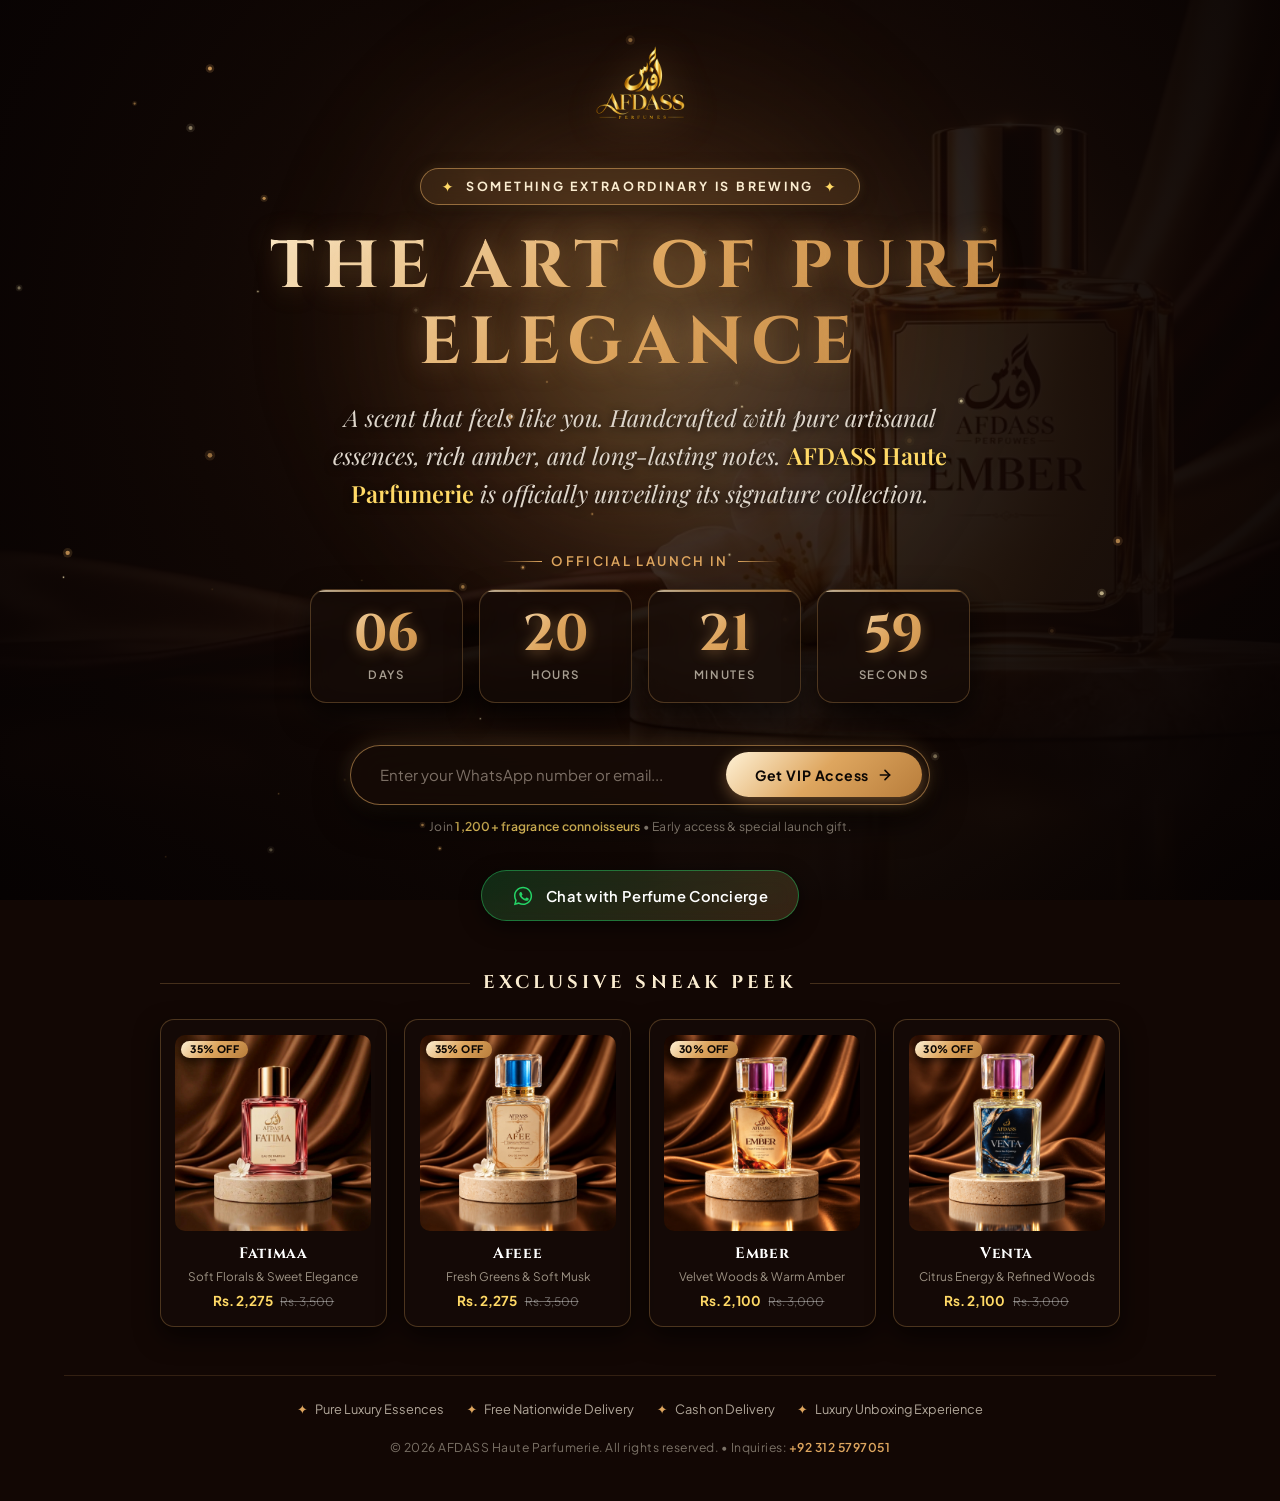
<file: coming-soon.html>
<!DOCTYPE html>
<html lang="en">
<head>
  <meta charset="UTF-8" />
  <meta name="viewport" content="width=device-width, initial-scale=1.0" />
  <title>AFDASS HAUTE PARFUMERIE — Coming Soon | Official Launch</title>
  <meta name="description" content="Something extraordinary is unfolding. AFDASS Haute Parfumerie is launching soon with pure artisanal essences and signature long-lasting fragrances in Pakistan." />
    <!-- Favicon -->
  <link rel="icon" type="image/x-icon" href="favicon.ico" />
  <link rel="icon" type="image/png" sizes="32x32" href="assets/favicon-32x32.png" />
  <link rel="icon" type="image/png" sizes="192x192" href="assets/favicon-192x192.png" />
  <link rel="apple-touch-icon" sizes="180x180" href="assets/favicon-192x192.png" />
  <link rel="apple-touch-icon" sizes="512x512" href="assets/favicon-512x512.png" />
  <link rel="shortcut icon" href="favicon.ico" />
  <!-- Google Fonts -->
  <link rel="preconnect" href="https://fonts.googleapis.com" />
  <link rel="preconnect" href="https://fonts.gstatic.com" crossorigin />
  <link href="https://fonts.googleapis.com/css2?family=Cinzel:wght@400;600;700;800&family=Cormorant+Garamond:ital,wght@0,300;0,400;0,600;1,400&family=Playfair+Display:ital,wght@0,400;0,600;0,700;1,400&family=Plus+Jakarta+Sans:wght@300;400;500;600;700;800&display=swap" rel="stylesheet" />

  <style>
    /* ===================================================================
       AFDASS HAUTE PARFUMERIE — SIGNATURE COMING SOON EXPERIENCE
       Palette: Rich Espresso Noir, Roasted Amber Silk & Metallic Gold
       =================================================================== */
    :root {
      --gold-primary: #dea65f;
      --gold-bright: #ffd966;
      --gold-pale: #faecd0;
      --gold-dark: #b87d3b;
      --gold-gradient: linear-gradient(135deg, #fff2d6 0%, #dea65f 48%, #b87d3b 100%);
      --bg-espresso: #120704;
      --bg-card: rgba(22, 12, 7, 0.72);
      --border-gold: rgba(222, 166, 95, 0.28);
      --border-gold-bright: rgba(222, 166, 95, 0.55);
      --font-serif: 'Playfair Display', 'Cormorant Garamond', Georgia, serif;
      --font-cinzel: 'Cinzel', serif;
      --font-sans: 'Plus Jakarta Sans', system-ui, -apple-system, sans-serif;
    }

    *, *::before, *::after {
      box-sizing: border-box;
      margin: 0;
      padding: 0;
    }

    html, body {
      width: 100%;
      min-height: 100%;
      background-color: var(--bg-espresso);
      color: #ffffff;
      font-family: var(--font-sans);
      overflow-x: hidden;
      -webkit-font-smoothing: antialiased;
      line-height: 1.5;
    }

    /* Fixed Stage Background Layer */
    .bg-master-wrap {
      position: fixed;
      inset: 0;
      width: 100%;
      height: 100%;
      z-index: 0;
      pointer-events: none;
      overflow: hidden;
    }

    .bg-master-img {
      width: 100%;
      height: 100%;
      object-fit: cover;
      object-position: center;
      transform: scale(1.05);
      filter: brightness(0.62) contrast(1.05);
      animation: subtlePan 24s ease-in-out infinite alternate;
    }

    @keyframes subtlePan {
      0% { transform: scale(1.05) translate(0, 0); }
      100% { transform: scale(1.10) translate(-10px, -8px); }
    }

    /* Rich Noir-Amber Radial & Vignette Overlay */
    .bg-vignette {
      position: absolute;
      inset: 0;
      background: radial-gradient(
        circle at 50% 38%,
        rgba(26, 12, 6, 0.65) 0%,
        rgba(14, 6, 4, 0.90) 58%,
        rgba(6, 2, 2, 0.98) 100%
      );
    }

    /* Golden Stardust Canvas */
    #ambient-particles-canvas {
      position: absolute;
      inset: 0;
      width: 100%;
      height: 100%;
      display: block;
    }

    /* Ambient Warm Pulse Glow */
    .ambient-gold-glow {
      position: absolute;
      top: 36%;
      left: 50%;
      transform: translate(-50%, -50%);
      width: 650px;
      height: 650px;
      border-radius: 50%;
      background: radial-gradient(circle, rgba(222, 166, 95, 0.22) 0%, rgba(185, 105, 48, 0.08) 45%, transparent 72%);
      filter: blur(55px);
      pointer-events: none;
      animation: glowBreathing 6s ease-in-out infinite alternate;
    }

    @keyframes glowBreathing {
      0% { transform: translate(-50%, -50%) scale(0.9); opacity: 0.6; }
      100% { transform: translate(-50%, -50%) scale(1.18); opacity: 0.95; }
    }

    /* ===================================================================
       PAGE CONTENT CONTAINER
       =================================================================== */
    .coming-soon-main {
      position: relative;
      z-index: 10;
      min-height: 100vh;
      display: flex;
      flex-direction: column;
      justify-content: space-between;
      align-items: center;
      padding: 2.2rem 1.5rem 2.8rem 1.5rem;
      max-width: 1200px;
      margin: 0 auto;
      text-align: center;
    }

    /* Header / Logo */
    .header-logo-wrap {
      margin-bottom: 2rem;
      display: inline-block;
      transition: transform 0.3s ease;
    }

    .header-logo-wrap:hover {
      transform: scale(1.03);
    }

    .brand-logo-img {
      height: 95px;
      width: auto;
      object-fit: contain;
      filter: drop-shadow(0 6px 20px rgba(222, 166, 95, 0.38));
    }

    /* Hero Center Stage */
    .hero-center {
      display: flex;
      flex-direction: column;
      align-items: center;
      max-width: 860px;
      margin: 0 auto;
    }

    /* Eyebrow Pill Tag */
    .eyebrow-pill {
      display: inline-flex;
      align-items: center;
      gap: 0.6rem;
      background: rgba(222, 166, 95, 0.12);
      border: 1px solid var(--border-gold-bright);
      color: var(--gold-pale);
      padding: 0.4rem 1.25rem;
      border-radius: 50px;
      font-size: 0.78rem;
      font-weight: 700;
      letter-spacing: 0.22em;
      text-transform: uppercase;
      margin-bottom: 1.5rem;
      box-shadow: 0 4px 18px rgba(0, 0, 0, 0.45), 0 0 12px rgba(222, 166, 95, 0.18);
      backdrop-filter: blur(8px);
    }

    .eyebrow-sparkle {
      color: var(--gold-bright);
      font-size: 0.9rem;
    }

    /* Main Headline */
    .main-headline {
      font-family: var(--font-cinzel);
      font-size: clamp(2.2rem, 5.2vw, 4.4rem);
      font-weight: 700;
      letter-spacing: 0.12em;
      line-height: 1.15;
      text-transform: uppercase;
      margin-bottom: 1.1rem;
      background: var(--gold-gradient);
      -webkit-background-clip: text;
      -webkit-text-fill-color: transparent;
      text-shadow: 0 0 28px rgba(222, 166, 95, 0.35);
    }

    /* Subtitle Tagline */
    .hero-desc {
      font-family: var(--font-serif);
      font-size: clamp(1.15rem, 2.2vw, 1.48rem);
      font-weight: 400;
      font-style: italic;
      color: #ded6cb;
      line-height: 1.6;
      max-width: 680px;
      margin-bottom: 2.4rem;
      text-shadow: 0 2px 8px rgba(0, 0, 0, 0.85);
    }

    .hero-desc strong {
      color: var(--gold-bright);
      font-style: normal;
      font-weight: 600;
    }

    /* ===================================================================
       COUNTDOWN TIMER (4 Luxurious Glass Cards)
       =================================================================== */
    .countdown-section {
      width: 100%;
      max-width: 660px;
      margin: 0 auto 2.6rem auto;
    }

    .countdown-label {
      font-size: 0.82rem;
      font-weight: 600;
      letter-spacing: 0.18em;
      text-transform: uppercase;
      color: var(--gold-primary);
      margin-bottom: 1.1rem;
      display: flex;
      align-items: center;
      justify-content: center;
      gap: 0.6rem;
    }

    .countdown-label::before,
    .countdown-label::after {
      content: '';
      width: 40px;
      height: 1px;
      background: linear-gradient(90deg, transparent, var(--gold-primary));
    }
    .countdown-label::after {
      background: linear-gradient(90deg, var(--gold-primary), transparent);
    }

    .countdown-grid {
      display: grid;
      grid-template-columns: repeat(4, 1fr);
      gap: 1rem;
    }

    .countdown-card {
      background: var(--bg-card);
      border: 1px solid var(--border-gold);
      border-radius: 16px;
      padding: 1.2rem 0.6rem;
      backdrop-filter: blur(14px);
      -webkit-backdrop-filter: blur(14px);
      box-shadow: 0 12px 30px rgba(0, 0, 0, 0.65), inset 0 1px 0 rgba(255, 240, 200, 0.12);
      transition: transform 0.3s ease, border-color 0.3s ease, box-shadow 0.3s ease;
      position: relative;
      overflow: hidden;
    }

    .countdown-card::before {
      content: '';
      position: absolute;
      top: 0;
      left: 0;
      right: 0;
      height: 2px;
      background: var(--gold-gradient);
      opacity: 0.7;
    }

    .countdown-card:hover {
      transform: translateY(-4px);
      border-color: var(--gold-primary);
      box-shadow: 0 16px 36px rgba(0, 0, 0, 0.8), 0 0 20px rgba(222, 166, 95, 0.28);
    }

    .countdown-val {
      font-family: var(--font-cinzel);
      font-size: clamp(2rem, 4.2vw, 3.2rem);
      font-weight: 700;
      color: #ffffff;
      line-height: 1;
      margin-bottom: 0.35rem;
      background: var(--gold-gradient);
      -webkit-background-clip: text;
      -webkit-text-fill-color: transparent;
      text-shadow: 0 2px 14px rgba(222, 166, 95, 0.4);
    }

    .countdown-unit {
      font-size: 0.72rem;
      font-weight: 600;
      letter-spacing: 0.14em;
      text-transform: uppercase;
      color: #a89f92;
    }

    /* ===================================================================
       VIP NOTIFY FORM (High-Conversion Gold Pill)
       =================================================================== */
    .vip-form-wrap {
      width: 100%;
      max-width: 580px;
      margin: 0 auto 2.2rem auto;
    }

    .vip-form {
      display: flex;
      align-items: center;
      background: rgba(22, 11, 7, 0.85);
      border: 1px solid var(--border-gold-bright);
      border-radius: 9999px;
      padding: 0.4rem 0.45rem 0.4rem 1.4rem;
      box-shadow: 0 14px 34px rgba(0, 0, 0, 0.75), 0 0 20px rgba(222, 166, 95, 0.22);
      backdrop-filter: blur(16px);
      transition: border-color 0.3s ease, box-shadow 0.3s ease;
    }

    .vip-form:focus-within {
      border-color: var(--gold-primary);
      box-shadow: 0 16px 40px rgba(0, 0, 0, 0.85), 0 0 26px rgba(222, 166, 95, 0.45);
    }

    .vip-input {
      flex: 1;
      background: transparent;
      border: none;
      outline: none;
      color: #ffffff;
      font-family: var(--font-sans);
      font-size: 0.94rem;
      padding: 0.6rem 0.4rem;
    }

    .vip-input::placeholder {
      color: rgba(210, 195, 180, 0.55);
    }

    .vip-submit-btn {
      background: var(--gold-gradient);
      color: #0c0704;
      border: none;
      border-radius: 9999px;
      padding: 0.85rem 1.8rem;
      font-family: var(--font-sans);
      font-size: 0.88rem;
      font-weight: 700;
      letter-spacing: 0.04em;
      cursor: pointer;
      transition: all 0.25s ease;
      white-space: nowrap;
      box-shadow: 0 4px 15px rgba(222, 166, 95, 0.4);
      display: inline-flex;
      align-items: center;
      gap: 0.5rem;
    }

    .vip-submit-btn:hover {
      transform: scale(1.03);
      box-shadow: 0 6px 22px rgba(222, 166, 95, 0.6);
      filter: brightness(1.05);
    }

    .vip-subtext {
      font-size: 0.76rem;
      color: #9f9486;
      margin-top: 0.75rem;
      letter-spacing: 0.02em;
    }

    .vip-subtext span {
      color: var(--gold-bright);
      font-weight: 600;
    }

    /* VIP Success Notification */
    .vip-success-box {
      display: none;
      background: linear-gradient(135deg, rgba(37, 211, 102, 0.16) 0%, rgba(222, 166, 95, 0.15) 100%);
      border: 1px solid rgba(37, 211, 102, 0.45);
      border-radius: 50px;
      padding: 0.85rem 1.6rem;
      color: #e8f9ee;
      font-size: 0.9rem;
      font-weight: 500;
      box-shadow: 0 8px 24px rgba(0, 0, 0, 0.6);
      animation: fadeIn 0.4s ease;
    }

    @keyframes fadeIn {
      from { opacity: 0; transform: translateY(6px); }
      to { opacity: 1; transform: translateY(0); }
    }

    /* ===================================================================
       DIRECT WHATSAPP CONCIERGE BUTTON
       =================================================================== */
    .concierge-wrap {
      margin-bottom: 3rem;
    }

    .btn-wa-concierge {
      display: inline-flex;
      align-items: center;
      gap: 0.75rem;
      background: linear-gradient(135deg, rgba(37, 211, 102, 0.18) 0%, rgba(222, 166, 95, 0.18) 100%);
      border: 1px solid rgba(37, 211, 102, 0.45);
      color: #ffffff;
      text-decoration: none;
      padding: 0.85rem 1.9rem;
      border-radius: 9999px;
      font-size: 0.92rem;
      font-weight: 600;
      letter-spacing: 0.02em;
      transition: all 0.3s ease;
      box-shadow: 0 6px 20px rgba(0, 0, 0, 0.55);
      backdrop-filter: blur(10px);
    }

    .btn-wa-concierge:hover {
      background: linear-gradient(135deg, rgba(37, 211, 102, 0.32) 0%, rgba(222, 166, 95, 0.28) 100%);
      border-color: #25d366;
      transform: translateY(-2px);
      box-shadow: 0 10px 28px rgba(37, 211, 102, 0.35);
    }

    .wa-icon-svg {
      width: 22px;
      height: 22px;
      fill: #25d366;
      flex-shrink: 0;
    }

    /* ===================================================================
       SNEAK PEEK OF 4 MASTERPIECES (Mini Cards Grid)
       =================================================================== */
    .sneak-peek-section {
      width: 100%;
      max-width: 960px;
      margin: 0 auto 3rem auto;
    }

    .sneak-peek-title {
      font-family: var(--font-cinzel);
      font-size: 1.15rem;
      font-weight: 700;
      letter-spacing: 0.22em;
      text-transform: uppercase;
      color: var(--gold-pale);
      margin-bottom: 1.4rem;
      display: flex;
      align-items: center;
      justify-content: center;
      gap: 0.8rem;
    }

    .sneak-peek-title::before,
    .sneak-peek-title::after {
      content: '';
      flex: 1;
      height: 1px;
      background: rgba(222, 166, 95, 0.25);
    }

    .sneak-grid {
      display: grid;
      grid-template-columns: repeat(4, 1fr);
      gap: 1.1rem;
    }

    .sneak-card {
      background: var(--bg-card);
      border: 1px solid var(--border-gold);
      border-radius: 14px;
      padding: 0.9rem;
      display: flex;
      flex-direction: column;
      align-items: center;
      text-align: center;
      position: relative;
      overflow: hidden;
      transition: all 0.3s cubic-bezier(0.16, 1, 0.3, 1);
      box-shadow: 0 10px 24px rgba(0, 0, 0, 0.6);
    }

    .sneak-card:hover {
      transform: translateY(-5px);
      border-color: var(--gold-primary);
      box-shadow: 0 16px 36px rgba(0, 0, 0, 0.8), 0 0 18px rgba(222, 166, 95, 0.25);
    }

    .sneak-img-box {
      width: 100%;
      aspect-ratio: 1 / 1;
      border-radius: 10px;
      overflow: hidden;
      margin-bottom: 0.75rem;
      position: relative;
      background: #0f0704;
    }

    .sneak-img {
      width: 100%;
      height: 100%;
      object-fit: cover;
      display: block;
      transition: transform 0.4s ease;
    }

    .sneak-card:hover .sneak-img {
      transform: scale(1.06);
    }

    .sneak-tag {
      position: absolute;
      top: 6px;
      left: 6px;
      z-index: 2;
      background: var(--gold-gradient);
      color: #0c0704;
      font-size: 0.65rem;
      font-weight: 800;
      letter-spacing: 0.04em;
      padding: 0.22rem 0.55rem;
      border-radius: 50px;
      line-height: 1;
      box-shadow: 0 3px 10px rgba(0, 0, 0, 0.6);
    }

    .sneak-name {
      font-family: var(--font-cinzel);
      font-size: 0.95rem;
      font-weight: 700;
      color: #ffffff;
      margin-bottom: 0.2rem;
      letter-spacing: 0.04em;
    }

    .sneak-notes {
      font-size: 0.74rem;
      color: #9e9385;
      line-height: 1.35;
      margin-bottom: 0.4rem;
    }

    .sneak-price {
      font-size: 0.85rem;
      font-weight: 700;
      color: var(--gold-bright);
    }

    .sneak-old-price {
      font-size: 0.74rem;
      font-weight: 400;
      color: rgba(255, 255, 255, 0.4);
      text-decoration: line-through;
      margin-left: 0.35rem;
    }

    /* ===================================================================
       FOOTER STRIP
       =================================================================== */
    .coming-soon-footer {
      width: 100%;
      padding-top: 1.5rem;
      border-top: 1px solid rgba(222, 166, 95, 0.16);
      display: flex;
      flex-direction: column;
      align-items: center;
      gap: 0.8rem;
    }

    .trust-strip-pills {
      display: flex;
      flex-wrap: wrap;
      justify-content: center;
      gap: 1.4rem;
      font-size: 0.8rem;
      color: #b0a699;
      margin-bottom: 0.4rem;
    }

    .trust-pill-item {
      display: inline-flex;
      align-items: center;
      gap: 0.45rem;
    }

    .trust-pill-item span.sparkle {
      color: var(--gold-primary);
    }

    .footer-copy {
      font-size: 0.76rem;
      color: #7b7267;
      letter-spacing: 0.04em;
    }

    .footer-tel {
      color: var(--gold-primary);
      text-decoration: none;
      font-weight: 600;
    }

    .footer-tel:hover {
      text-decoration: underline;
    }

    /* ===================================================================
       RESPONSIVE ADJUSTMENTS
       =================================================================== */
    @media (max-width: 900px) {
      .sneak-grid {
        grid-template-columns: repeat(2, 1fr);
        gap: 1rem;
      }
    }

    @media (max-width: 600px) {
      .coming-soon-main {
        padding: 1.5rem 1rem 2rem 1rem;
      }
      .brand-logo-img {
        height: 75px;
      }
      .eyebrow-pill {
        font-size: 0.72rem;
        padding: 0.35rem 1rem;
        margin-bottom: 1.1rem;
      }
      .main-headline {
        letter-spacing: 0.08em;
      }
      .countdown-grid {
        gap: 0.6rem;
      }
      .countdown-card {
        padding: 0.9rem 0.3rem;
        border-radius: 12px;
      }
      .countdown-val {
        font-size: 1.7rem;
      }
      .countdown-unit {
        font-size: 0.64rem;
      }
      .vip-form {
        flex-direction: column;
        border-radius: 20px;
        padding: 0.85rem;
        gap: 0.75rem;
      }
      .vip-input {
        width: 100%;
        text-align: center;
        padding: 0.4rem;
      }
      .vip-submit-btn {
        width: 100%;
        justify-content: center;
        padding: 0.8rem;
      }
      .btn-wa-concierge {
        width: 100%;
        justify-content: center;
        font-size: 0.86rem;
        padding: 0.8rem 1.2rem;
      }
      .sneak-grid {
        grid-template-columns: repeat(2, 1fr);
        gap: 0.75rem;
      }
      .sneak-card {
        padding: 0.65rem;
      }
    }
  </style>

    <!-- Meta Pixel Code -->
    <script>
      !function(f,b,e,v,n,t,s)
      {if(f.fbq)return;n=f.fbq=function(){n.callMethod?
      n.callMethod.apply(n,arguments):n.queue.push(arguments)};
      if(!f._fbq)f._fbq=n;n.push=n;n.loaded=!0;n.version='2.0';
      n.queue=[];t=b.createElement(e);t.async=!0;
      t.src=v;s=b.getElementsByTagName(e)[0];
      s.parentNode.insertBefore(t,s)}(window, document,'script',
      'https://connect.facebook.net/en_US/fbevents.js');
      fbq('init', '979443761891577');
      fbq('track', 'PageView');
    </script>
    <noscript><img height="1" width="1" style="display:none"
      src="https://www.facebook.com/tr?id=979443761891577&ev=PageView&noscript=1"
    /></noscript>
    <!-- End Meta Pixel Code -->

  </head>
<body>

  <!-- Background Master Art & Ambient Particles -->
  <div class="bg-master-wrap">
    <img src="assets/hero-ember-stage.jpg" alt="AFDASS Haute Parfumerie" class="bg-master-img" />
    <div class="bg-vignette"></div>
    <div class="ambient-gold-glow"></div>
    <canvas id="ambient-particles-canvas"></canvas>
  </div>

  <!-- Main Coming Soon Stage -->
  <main class="coming-soon-main">
    
    <!-- Top Brand Logo -->
    <header class="header-logo-wrap">
      <img src="assets/logo.png" alt="AFDASS PERFUMES" class="brand-logo-img" />
    </header>

    <!-- Center Hero Section -->
    <div class="hero-center">
      
      <!-- Eyebrow Pill -->
      <div class="eyebrow-pill">
        <span class="eyebrow-sparkle">✦</span>
        <span>Something Extraordinary Is Brewing</span>
        <span class="eyebrow-sparkle">✦</span>
      </div>

      <!-- Main Title -->
      <h1 class="main-headline">The Art of Pure Elegance</h1>

      <!-- Description -->
      <p class="hero-desc">
        A scent that feels like you. Handcrafted with pure artisanal essences, rich amber, and long-lasting notes. 
        <strong>AFDASS Haute Parfumerie</strong> is officially unveiling its signature collection.
      </p>

      <!-- Live Countdown Timer -->
      <section class="countdown-section" aria-label="Official Launch Countdown">
        <div class="countdown-label">
          <span>Official Launch In</span>
        </div>
        <div class="countdown-grid">
          <div class="countdown-card">
            <div class="countdown-val" id="cd-days">07</div>
            <div class="countdown-unit">Days</div>
          </div>
          <div class="countdown-card">
            <div class="countdown-val" id="cd-hours">14</div>
            <div class="countdown-unit">Hours</div>
          </div>
          <div class="countdown-card">
            <div class="countdown-val" id="cd-minutes">42</div>
            <div class="countdown-unit">Minutes</div>
          </div>
          <div class="countdown-card">
            <div class="countdown-val" id="cd-seconds">18</div>
            <div class="countdown-unit">Seconds</div>
          </div>
        </div>
      </section>

      <!-- VIP Early Access Form -->
      <div class="vip-form-wrap">
        <form class="vip-form" id="vipNotifyForm" onsubmit="handleVipSubmit(event)">
          <input 
            type="text" 
            class="vip-input" 
            id="vipContactInput" 
            placeholder="Enter your WhatsApp number or email..." 
            required 
          />
          <button type="submit" class="vip-submit-btn">
            <span>Get VIP Access</span>
            <svg width="16" height="16" viewBox="0 0 24 24" fill="none" stroke="currentColor" stroke-width="2.4" stroke-linecap="round" stroke-linejoin="round">
              <line x1="5" y1="12" x2="19" y2="12"></line>
              <polyline points="12 5 19 12 12 19"></polyline>
            </svg>
          </button>
        </form>
        
        <div class="vip-success-box" id="vipSuccessBox">
          ✨ You're on the VIP list! We will send your exclusive <strong>35% Launch Discount</strong> invitation.
        </div>

        <p class="vip-subtext">
          Join <span>1,200+ fragrance connoisseurs</span> &bull; Early access &amp; special launch gift.
        </p>
      </div>

      <!-- Direct WhatsApp Concierge Button -->
      <div class="concierge-wrap">
        <a 
          href="https://wa.me/923125797051?text=Hi%20AFDASS,%20I'd%20like%20to%20get%20VIP%20early%20access%20to%20your%20luxury%20perfume%20collection!" 
          target="_blank" 
          rel="noopener noreferrer" 
          class="btn-wa-concierge"
        >
          <svg class="wa-icon-svg" viewBox="0 0 24 24">
            <path d="M12.04 2C6.58 2 2.13 6.45 2.13 11.91C2.13 13.66 2.59 15.36 3.45 16.86L2.05 22L7.3 20.62C8.75 21.41 10.38 21.83 12.04 21.83C17.5 21.83 21.95 17.38 21.95 11.92C21.95 9.27 20.92 6.78 19.05 4.91C17.18 3.03 14.69 2 12.04 2M12.05 3.67C14.25 3.67 16.31 4.53 17.87 6.09C19.42 7.65 20.28 9.72 20.28 11.92C20.28 16.46 16.58 20.15 12.04 20.15C10.56 20.15 9.11 19.76 7.85 19.01L7.55 18.83L4.43 19.65L5.26 16.61L5.06 16.29C4.24 14.99 3.81 13.47 3.81 11.91C3.81 7.37 7.5 3.67 12.05 3.67M9.53 7.53C9.36 7.53 9.08 7.6 8.84 7.86C8.6 8.12 7.93 8.75 7.93 10.03C7.93 11.31 8.86 12.55 9 12.72C9.13 12.9 10.79 15.46 13.33 16.55C15.44 17.47 15.87 17.29 16.33 17.24C16.8 17.2 17.84 16.62 18.06 16.02C18.27 15.42 18.27 14.9 18.21 14.8C18.15 14.7 17.98 14.64 17.72 14.5C17.47 14.38 16.21 13.76 15.98 13.67C15.75 13.59 15.58 13.55 15.41 13.8C15.24 14.06 14.76 14.64 14.62 14.8C14.47 14.97 14.33 15 14.07 14.87C13.82 14.75 13.01 14.48 12.05 13.62C11.3 12.95 10.79 12.13 10.65 11.89C10.51 11.64 10.63 11.51 10.76 11.38C10.87 11.27 11.01 11.09 11.14 10.94C11.27 10.79 11.31 10.69 11.4 10.52C11.49 10.35 11.44 10.2 11.38 10.07C11.31 9.95 10.83 8.77 10.63 8.28C10.43 7.8 10.23 7.87 10.07 7.86L9.53 7.53Z"/>
          </svg>
          <span>Chat with Perfume Concierge</span>
        </a>
      </div>

    </div>

    <!-- Sneak Peek Section (4 Signature Creations) -->
    <section class="sneak-peek-section">
      <h2 class="sneak-peek-title">Exclusive Sneak Peek</h2>
      <div class="sneak-grid">
        
        <!-- Fragrance 1: Fatimaa (Signature Creation) -->
        <div class="sneak-card">
          <div class="sneak-img-box">
            <span class="sneak-tag">35% OFF</span>
            <img src="assets/product-fatima.jpg" alt="Fatimaa" class="sneak-img" />
          </div>
          <h3 class="sneak-name">Fatimaa</h3>
          <p class="sneak-notes">Soft Florals &amp; Sweet Elegance</p>
          <div class="sneak-price">
            <span>Rs. 2,275</span>
            <span class="sneak-old-price">Rs. 3,500</span>
          </div>
        </div>

        <!-- Fragrance 2: Afeee (Signature Creation) -->
        <div class="sneak-card">
          <div class="sneak-img-box">
            <span class="sneak-tag">35% OFF</span>
            <img src="assets/product-afeee.jpg" alt="Afeee" class="sneak-img" />
          </div>
          <h3 class="sneak-name">Afeee</h3>
          <p class="sneak-notes">Fresh Greens &amp; Soft Musk</p>
          <div class="sneak-price">
            <span>Rs. 2,275</span>
            <span class="sneak-old-price">Rs. 3,500</span>
          </div>
        </div>

        <!-- Fragrance 3: Ember -->
        <div class="sneak-card">
          <div class="sneak-img-box">
            <span class="sneak-tag">30% OFF</span>
            <img src="assets/product-ember.jpg" alt="Ember" class="sneak-img" />
          </div>
          <h3 class="sneak-name">Ember</h3>
          <p class="sneak-notes">Velvet Woods &amp; Warm Amber</p>
          <div class="sneak-price">
            <span>Rs. 2,100</span>
            <span class="sneak-old-price">Rs. 3,000</span>
          </div>
        </div>

        <!-- Fragrance 4: Venta -->
        <div class="sneak-card">
          <div class="sneak-img-box">
            <span class="sneak-tag">30% OFF</span>
            <img src="assets/product-venta.jpg" alt="Venta" class="sneak-img" />
          </div>
          <h3 class="sneak-name">Venta</h3>
          <p class="sneak-notes">Citrus Energy &amp; Refined Woods</p>
          <div class="sneak-price">
            <span>Rs. 2,100</span>
            <span class="sneak-old-price">Rs. 3,000</span>
          </div>
        </div>

      </div>
    </section>

    <!-- Footer Strip -->
    <footer class="coming-soon-footer">
      <div class="trust-strip-pills">
        <div class="trust-pill-item"><span class="sparkle">✦</span> Pure Luxury Essences</div>
        <div class="trust-pill-item"><span class="sparkle">✦</span> Free Nationwide Delivery</div>
        <div class="trust-pill-item"><span class="sparkle">✦</span> Cash on Delivery</div>
        <div class="trust-pill-item"><span class="sparkle">✦</span> Luxury Unboxing Experience</div>
      </div>
      <p class="footer-copy">
        &copy; 2026 AFDASS Haute Parfumerie. All rights reserved. &bull; Inquiries: <a href="tel:+923125797051" class="footer-tel">+92 312 5797051</a>
      </p>
    </footer>

  </main>

  <!-- Scripts: Live Countdown, Particles Canvas & VIP Handler -->
  <script>
    /* ===================================================================
       1. LIVE COUNTDOWN TIMER (Dynamic Target: 7 Days from now)
       =================================================================== */
    // Store launch date in localStorage so countdown remains consistent across refreshes
    let launchTime = localStorage.getItem('afdass_launch_time');
    if (!launchTime) {
      // Set target to 7 days from initial visit
      const targetDate = new Date();
      targetDate.setDate(targetDate.getDate() + 7);
      targetDate.setHours(18, 0, 0, 0); // 6:00 PM
      launchTime = targetDate.getTime();
      localStorage.setItem('afdass_launch_time', launchTime);
    } else {
      launchTime = parseInt(launchTime, 10);
      // If expired, refresh target for 5 more days
      if (launchTime - Date.now() <= 0) {
        launchTime = Date.now() + 5 * 24 * 60 * 60 * 1000;
        localStorage.setItem('afdass_launch_time', launchTime);
      }
    }

    function updateCountdown() {
      const now = Date.now();
      const diff = Math.max(0, launchTime - now);

      const days = Math.floor(diff / (1000 * 60 * 60 * 24));
      const hours = Math.floor((diff % (1000 * 60 * 60 * 24)) / (1000 * 60 * 60));
      const minutes = Math.floor((diff % (1000 * 60 * 60)) / (1000 * 60));
      const seconds = Math.floor((diff % (1000 * 60)) / 1000);

      document.getElementById('cd-days').textContent = String(days).padStart(2, '0');
      document.getElementById('cd-hours').textContent = String(hours).padStart(2, '0');
      document.getElementById('cd-minutes').textContent = String(minutes).padStart(2, '0');
      document.getElementById('cd-seconds').textContent = String(seconds).padStart(2, '0');
    }

    setInterval(updateCountdown, 1000);
    updateCountdown();

    /* ===================================================================
       2. VIP EARLY ACCESS FORM SUBMISSION
       =================================================================== */
    function handleVipSubmit(e) {
      e.preventDefault();
      const input = document.getElementById('vipContactInput');
      const val = input.value.trim();
      if (!val) return;

      // Save to localStorage
      try {
        const existing = JSON.parse(localStorage.getItem('afdass_vip_leads') || '[]');
        existing.push({ contact: val, date: new Date().toISOString() });
        localStorage.setItem('afdass_vip_leads', JSON.stringify(existing));
      } catch (err) {}

      // Show luxury success feedback
      const form = document.getElementById('vipNotifyForm');
      const successBox = document.getElementById('vipSuccessBox');
      form.style.display = 'none';
      successBox.style.display = 'block';
    }

    /* ===================================================================
       3. AMBIENT GOLDEN STARDUST CANVAS PARTICLES
       =================================================================== */
    const canvas = document.getElementById('ambient-particles-canvas');
    if (canvas) {
      const ctx = canvas.getContext('2d');
      let width = (canvas.width = window.innerWidth);
      let height = (canvas.height = window.innerHeight);

      window.addEventListener('resize', () => {
        width = canvas.width = window.innerWidth;
        height = canvas.height = window.innerHeight;
      });

      const particleCount = 45;
      const particles = [];

      for (let i = 0; i < particleCount; i++) {
        particles.push({
          x: Math.random() * width,
          y: Math.random() * height,
          vx: (Math.random() - 0.5) * 0.45,
          vy: -Math.random() * 0.55 - 0.15, // Gentle upward rise
          size: Math.random() * 1.8 + 0.6,
          alpha: Math.random() * 0.65 + 0.2,
          pulse: Math.random() * 0.02 + 0.01,
          color: Math.random() > 0.4 ? '255, 238, 185' : '222, 166, 95'
        });
      }

      function renderParticles() {
        ctx.clearRect(0, 0, width, height);
        for (let i = 0; i < particles.length; i++) {
          const p = particles[i];
          p.x += p.vx;
          p.y += p.vy;
          p.alpha += Math.sin(Date.now() * p.pulse * 0.05) * 0.015;

          // Wrap boundaries
          if (p.y < -10) {
            p.y = height + 10;
            p.x = Math.random() * width;
          }
          if (p.x < -10) p.x = width + 10;
          if (p.x > width + 10) p.x = -10;

          const clampedAlpha = Math.max(0.1, Math.min(0.85, p.alpha));

          // Soft golden core
          ctx.beginPath();
          ctx.arc(p.x, p.y, p.size, 0, Math.PI * 2);
          ctx.fillStyle = `rgba(${p.color}, ${clampedAlpha})`;
          ctx.fill();

          // Soft outer halo
          ctx.beginPath();
          ctx.arc(p.x, p.y, p.size * 2.2, 0, Math.PI * 2);
          ctx.fillStyle = `rgba(${p.color}, ${clampedAlpha * 0.22})`;
          ctx.fill();
        }
        requestAnimationFrame(renderParticles);
      }

      requestAnimationFrame(renderParticles);
    }
  </script>
</body>
</html>
</file>
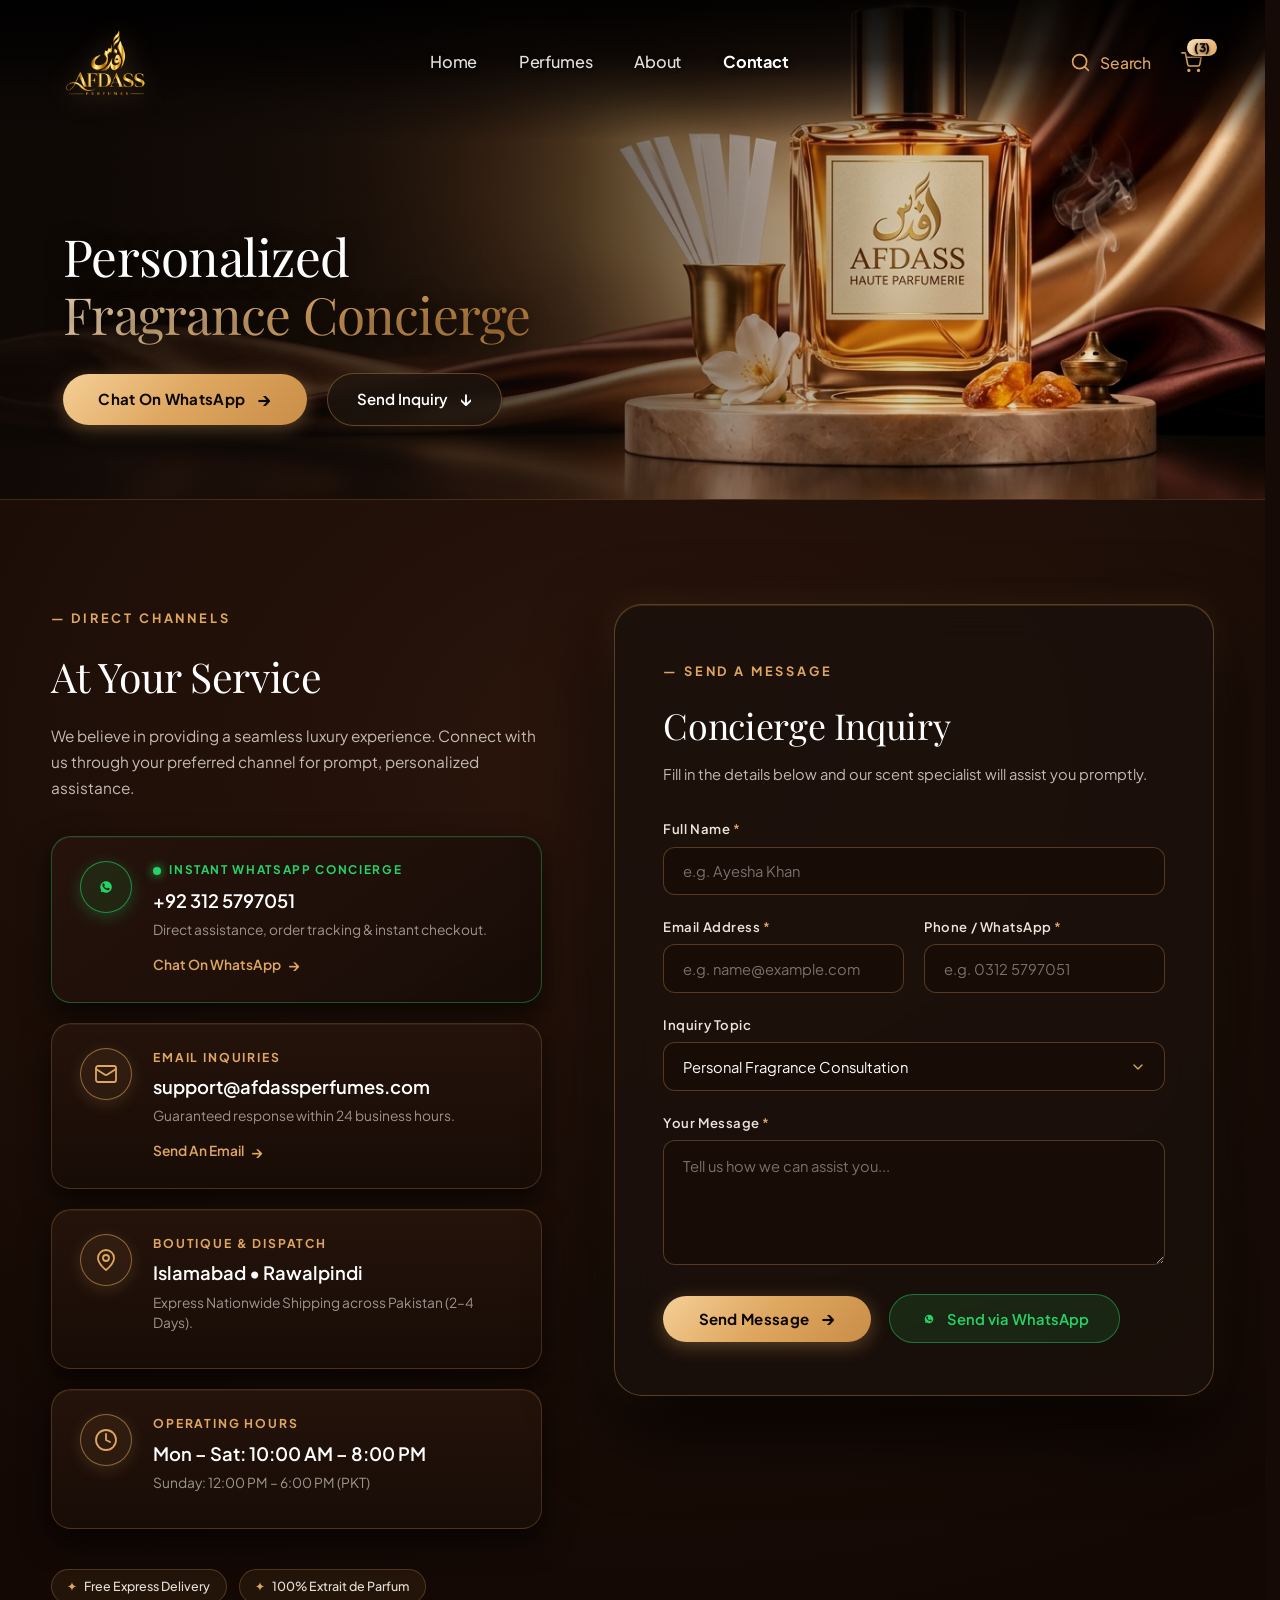
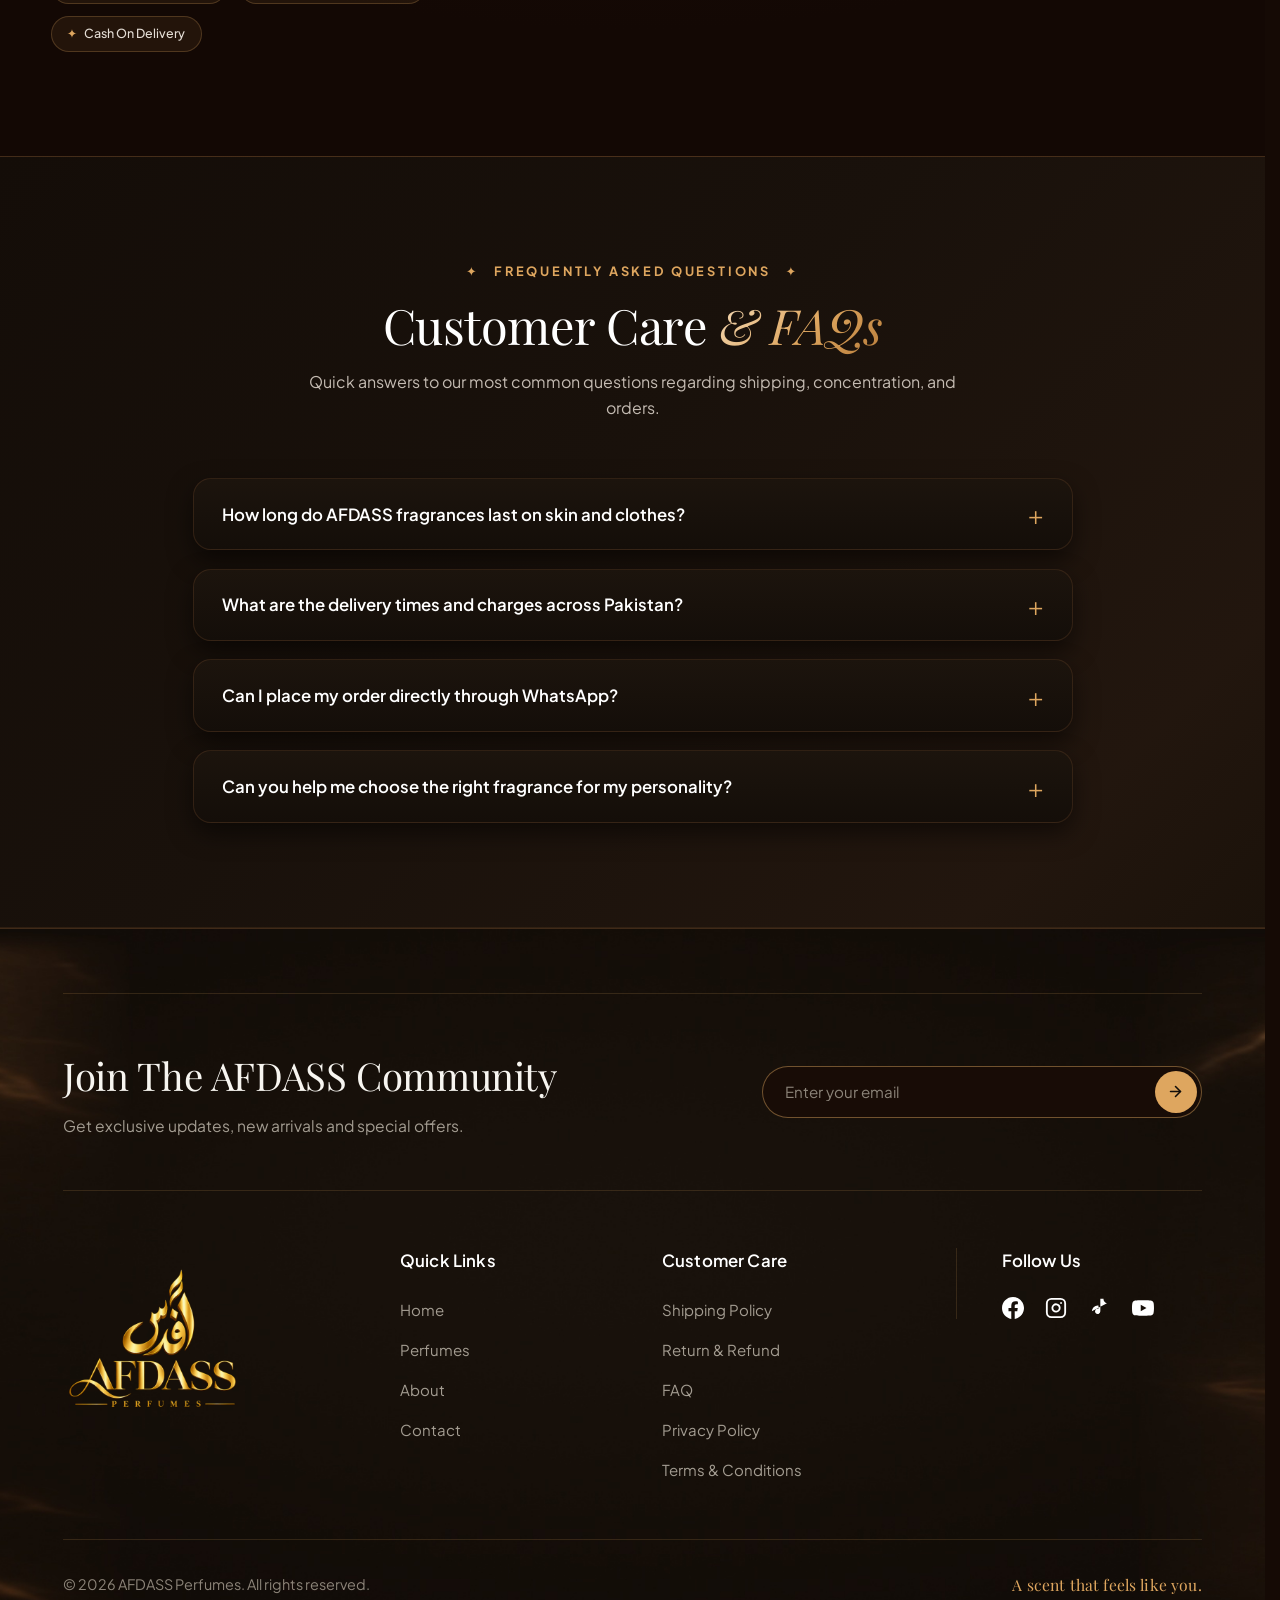
<file: contact.html>
<!DOCTYPE html>
<html lang="en">
<head>
  <meta charset="UTF-8" />
  <meta name="viewport" content="width=device-width, initial-scale=1.0" />
  <title>Fragrance Concierge &amp; Contact | AFDASS PERFUMES</title>
  <meta name="description" content="Connect with AFDASS PERFUMES concierge. WhatsApp support, customized fragrance guidance, and order assistance. Phone: +92 312 5797051." />
  <meta name="keywords" content="contact AFDASS, fragrance concierge, perfume customer service Pakistan, order perfumes WhatsApp, AFDASS contact" />
  <meta name="author" content="AFDASS PERFUMES" />
  <meta name="robots" content="index, follow" />
  <link rel="canonical" href="https://afdassperfumes.com/contact.html" />

  <!-- Open Graph / Facebook / WhatsApp -->
  <meta property="og:type" content="website" />
  <meta property="og:site_name" content="AFDASS PERFUMES" />
  <meta property="og:title" content="Fragrance Concierge &amp; Contact | AFDASS PERFUMES" />
  <meta property="og:description" content="Personalized Fragrance Concierge. Connect with AFDASS for bespoke scent recommendations and order support." />
  <meta property="og:image" content="https://afdassperfumes.com/assets/og-share.jpg" />
  <meta property="og:image:secure_url" content="https://afdassperfumes.com/assets/og-share.jpg" />
  <meta property="og:image:type" content="image/jpeg" />
  <meta property="og:image:width" content="1200" />
  <meta property="og:image:height" content="630" />
  <meta property="og:image:alt" content="AFDASS Fragrance Concierge" />
  <meta property="og:url" content="https://afdassperfumes.com/contact.html" />

  <!-- Twitter Card -->
  <meta name="twitter:card" content="summary_large_image" />
  <meta name="twitter:title" content="Fragrance Concierge &amp; Contact | AFDASS PERFUMES" />
  <meta name="twitter:description" content="Personalized Fragrance Concierge. Connect with AFDASS for bespoke scent recommendations and order support." />
  <meta name="twitter:image" content="https://afdassperfumes.com/assets/og-share.jpg" />

    <!-- Favicon -->
  <link rel="icon" type="image/x-icon" href="favicon.ico" />
  <link rel="icon" type="image/png" sizes="32x32" href="assets/favicon-32x32.png" />
  <link rel="icon" type="image/png" sizes="192x192" href="assets/favicon-192x192.png" />
  <link rel="apple-touch-icon" sizes="180x180" href="assets/favicon-192x192.png" />
  <link rel="apple-touch-icon" sizes="512x512" href="assets/favicon-512x512.png" />
  <link rel="shortcut icon" href="favicon.ico" />

  <link rel="preconnect" href="https://fonts.googleapis.com" />
  <link rel="preconnect" href="https://fonts.gstatic.com" crossorigin />
  <link href="https://fonts.googleapis.com/css2?family=Cinzel:wght@400;500;600;700&family=Cormorant+Garamond:ital,wght@0,300;0,400;0,500;0,600;0,700;1,400;1,600&family=Playfair+Display:ital,wght@0,400;0,500;0,600;0,700;1,400&family=Plus+Jakarta+Sans:wght@300;400;500;600;700&display=swap" rel="stylesheet" />

  <!-- JSON-LD Structured Data: ContactPage -->
  <script type="application/ld+json">
  {
    "@context": "https://schema.org",
    "@type": "ContactPage",
    "name": "AFDASS Fragrance Concierge & Contact",
    "url": "https://afdassperfumes.com/contact.html",
    "description": "Customer support and fragrance concierge for AFDASS PERFUMES.",
    "mainEntity": {
      "@type": "Organization",
      "name": "AFDASS PERFUMES",
      "url": "https://afdassperfumes.com/",
      "logo": "https://afdassperfumes.com/assets/logo.png",
      "contactPoint": {
        "@type": "ContactPoint",
        "telephone": "+92-312-5797051",
        "email": "support@afdassperfumes.com",
        "contactType": "customer care",
        "areaServed": "PK",
        "availableLanguage": ["English", "Urdu"]
      }
    }
  }
  </script>

  <!-- Stylesheets -->
  <link rel="stylesheet" href="style.css" />
  <link rel="stylesheet" href="drawer.css" />
  <link rel="stylesheet" href="contact.css" />
  <link rel="stylesheet" href="search.css" />

  <!-- Critical Hero Styles matching About and Perfumes seamless widescreen hero banners -->
  <style>
    .contact-hero {
      position: relative;
      width: 100%;
      height: 500px;
      overflow: hidden;
      background-color: #140d09;
    }

    /* Full-Width Background Image Layer */
    .contact-hero-bg {
      position: absolute;
      inset: 0;
      z-index: 1;
    }

    .contact-hero-bg-img {
      width: 100%;
      height: 100%;
      object-fit: cover;
      object-position: right center;
      display: block;
    }

    /* Dark overlay so text is 100% readable */
    .contact-hero-overlay {
      position: absolute;
      inset: 0;
      background: linear-gradient(
        90deg,
        rgba(14, 9, 6, 0.90) 0%,
        rgba(14, 9, 6, 0.65) 45%,
        rgba(14, 9, 6, 0.15) 70%,
        transparent 100%
      );
      pointer-events: none;
    }

    /* Deep soft shadow across top so navbar is crystal clear */
    .contact-hero-top-shadow {
      position: absolute;
      top: 0;
      left: 0;
      right: 0;
      height: 140px;
      background: linear-gradient(
        180deg,
        rgba(0, 0, 0, 0.94) 0%,
        rgba(4, 2, 2, 0.82) 42%,
        rgba(10, 7, 5, 0.48) 72%,
        transparent 100%
      );
      z-index: 2;
      pointer-events: none;
    }

    .navbar-in-hero {
      position: absolute;
      top: 0;
      left: 0;
      right: 0;
      z-index: 20;
      width: 100%;
      background: transparent;
      padding: 1.25rem 0 0 0;
    }

    /* Hero Text Content Overlay */
    .contact-hero-content {
      position: relative;
      z-index: 5;
      height: 100%;
      max-width: 1440px;
      margin: 0 auto;
      padding: 85px 5% 30px 5%;
      display: flex;
      align-items: center;
    }

    .contact-hero-text {
      max-width: 620px;
    }

    .contact-hero-heading {
      font-family: 'Playfair Display', Georgia, serif;
      font-size: clamp(2.6rem, 4vw, 3.8rem);
      font-weight: 400;
      line-height: 1.12;
      color: #ffffff;
      margin: 0.5rem 0 1.85rem 0;
      letter-spacing: -0.015em;
      text-shadow: 0 2px 20px rgba(0, 0, 0, 0.9);
    }

    .gold-heading-accent {
      background: linear-gradient(135deg, #f7dfbe 0%, #dea65f 55%, #b87d3b 100%);
      -webkit-background-clip: text;
      -webkit-text-fill-color: transparent;
      font-weight: 400;
    }

    .contact-hero-lead {
      font-size: 1.02rem;
      line-height: 1.75;
      color: #c4bbb2;
      margin: 0 0 1.85rem 0;
      text-shadow: 0 1px 12px rgba(0, 0, 0, 0.85);
    }

    .contact-hero-cta {
      display: flex !important;
      align-items: center !important;
      gap: 1.25rem !important;
      margin-bottom: 1.85rem;
      flex-wrap: wrap;
    }

    .btn-gold-pill {
      display: inline-flex !important;
      align-items: center !important;
      gap: 0.75rem;
      background: linear-gradient(135deg, #f5cf96 0%, #dea65f 50%, #c98e47 100%);
      color: #0c0805 !important;
      font-family: 'Plus Jakarta Sans', system-ui, sans-serif;
      font-size: 0.94rem;
      font-weight: 700;
      padding: 0.85rem 2.2rem;
      border-radius: 9999px;
      text-decoration: none !important;
      box-shadow: 0 4px 18px rgba(222, 166, 95, 0.35);
      transition: all 0.3s cubic-bezier(0.16, 1, 0.3, 1);
      letter-spacing: 0.02em;
    }

    .btn-gold-pill:hover {
      transform: translateY(-2px);
      box-shadow: 0 8px 28px rgba(222, 166, 95, 0.55);
    }

    .btn-dark-outline {
      display: inline-flex !important;
      align-items: center !important;
      gap: 0.65rem;
      background: rgba(30, 21, 14, 0.75);
      color: #ffffff !important;
      border: 1px solid rgba(222, 166, 95, 0.35);
      font-family: 'Plus Jakarta Sans', system-ui, sans-serif;
      font-size: 0.94rem;
      font-weight: 600;
      padding: 0.85rem 1.85rem;
      border-radius: 9999px;
      text-decoration: none !important;
      transition: all 0.3s ease;
      backdrop-filter: blur(8px);
    }

    .btn-dark-outline:hover {
      background: rgba(222, 166, 95, 0.18);
      border-color: #dea65f;
      color: #f5cf96 !important;
      transform: translateY(-2px);
    }

    .contact-hero-perks {
      display: flex !important;
      align-items: center !important;
      gap: 1.5rem !important;
      flex-wrap: wrap;
      padding-top: 1.25rem;
      border-top: 1px solid rgba(138, 90, 50, 0.22);
    }

    .hero-perk-item {
      display: inline-flex !important;
      align-items: center !important;
      gap: 0.5rem;
      font-size: 0.82rem;
      font-weight: 500;
      color: #9e958a;
      letter-spacing: 0.02em;
    }

    .hero-perk-item .perk-spark {
      color: #dea65f;
      font-size: 0.85rem;
    }

    .hero-perk-item .perk-pulse-dot {
      width: 7px;
      height: 7px;
      border-radius: 50%;
      background-color: #25d366;
      box-shadow: 0 0 8px #25d366;
      display: inline-block;
      animation: pulse-dot 2s infinite ease-in-out;
    }

    @keyframes pulse-dot {
      0%, 100% { transform: scale(1); opacity: 1; }
      50% { transform: scale(1.3); opacity: 0.7; }
    }

    @media (max-width: 768px) {
      .contact-hero {
        height: auto;
        min-height: 480px;
        display: block;
      }
      .contact-hero-bg-img {
        object-position: 75% center;
      }
      .contact-hero-overlay {
        background: linear-gradient(
          180deg,
          rgba(14, 9, 6, 0.90) 0%,
          rgba(14, 9, 6, 0.78) 45%,
          rgba(14, 9, 6, 0.92) 100%
        );
      }
      .contact-hero-content {
        padding: 1.5rem 1rem 3rem 1rem;
        justify-content: center;
        text-align: center;
        box-sizing: border-box;
        width: 100%;
      }
      .contact-hero-text {
        max-width: 380px;
        margin: 0 auto;
        text-align: center;
        display: flex;
        flex-direction: column;
        align-items: center;
        box-sizing: border-box;
      }
      .contact-hero-heading {
        font-size: clamp(1.75rem, 5.8vw, 2.15rem);
        line-height: 1.16;
        text-align: center;
        text-shadow: 0 4px 20px rgba(0, 0, 0, 1), 0 2px 8px rgba(0, 0, 0, 0.9);
      }
      .contact-hero-lead {
        font-size: 0.95rem;
        line-height: 1.6;
        text-align: center;
        max-width: 330px;
        margin: 0 auto 1.65rem auto;
        text-shadow: 0 2px 14px rgba(0, 0, 0, 1);
        text-wrap: balance;
      }
      .contact-hero-cta {
        flex-direction: column !important;
        width: 100%;
        max-width: 320px;
        margin: 0 auto 1.85rem auto;
      }
      .btn-gold-pill, .btn-dark-outline {
        width: 100% !important;
        justify-content: center !important;
        box-sizing: border-box;
      }
      .contact-hero-perks {
        flex-direction: column !important;
        align-items: center !important;
        gap: 0.65rem !important;
        width: 100%;
      }
    }
  </style>

    <!-- Meta Pixel Code -->
    <script>
      !function(f,b,e,v,n,t,s)
      {if(f.fbq)return;n=f.fbq=function(){n.callMethod?
      n.callMethod.apply(n,arguments):n.queue.push(arguments)};
      if(!f._fbq)f._fbq=n;n.push=n;n.loaded=!0;n.version='2.0';
      n.queue=[];t=b.createElement(e);t.async=!0;
      t.src=v;s=b.getElementsByTagName(e)[0];
      s.parentNode.insertBefore(t,s)}(window, document,'script',
      'https://connect.facebook.net/en_US/fbevents.js');
      fbq('init', '979443761891577');
      fbq('track', 'PageView');
    </script>
    <noscript><img height="1" width="1" style="display:none"
      src="https://www.facebook.com/tr?id=979443761891577&ev=PageView&noscript=1"
    /></noscript>
    <!-- End Meta Pixel Code -->

  </head>
<body class="contact-page">

  <main>
    <!-- ===================================================================
         1. HERO SECTION & TOP NAVBAR
         Matching the warm roasted chocolate & espresso atmosphere
         =================================================================== -->
    <section class="contact-hero">
      
      <!-- Full-Width Background Image -->
      <div class="contact-hero-bg">
        <img src="assets/contact-hero-banner.jpg" alt="AFDASS Fragrance Concierge" class="contact-hero-bg-img" />
        <div class="contact-hero-overlay"></div>
      </div>

      <!-- Top Subtle Shadow for Crystal Clear Header Contrast -->
      <div class="contact-hero-top-shadow"></div>

      <!-- Standard Navbar (110px logo, gold actions, exact grid) -->
      <header class="navbar navbar-in-hero" id="mainNavbar">
        <div class="nav-container">
          <!-- Logo -->
          <a href="index.html" class="brand-logo" aria-label="AFDASS PERFUMES Home">
            <img src="assets/logo.png" alt="AFDASS PERFUMES" class="logo-image" />
          </a>

          <!-- Center Navigation Links -->
          <nav class="nav-links">
            <a href="index.html" class="nav-link">Home</a>
            <a href="perfumes.html" class="nav-link">Perfumes</a>
            <a href="about.html" class="nav-link">About</a>
            <a href="contact.html" class="nav-link active">Contact</a>
          </nav>

          <!-- Right Action Buttons -->
          <div class="nav-actions">
            <button type="button" class="nav-action-btn search-btn" aria-label="Search Fragrances">
              <svg class="action-icon" viewBox="0 0 24 24" fill="none" stroke="currentColor" stroke-width="1.8" stroke-linecap="round" stroke-linejoin="round">
                <circle cx="11" cy="11" r="8"></circle>
                <line x1="21" y1="21" x2="16.65" y2="16.65"></line>
              </svg>
              <span>Search</span>
            </button>

            <a href="cart.html" class="nav-action-btn cart-btn" id="btnNavCart" aria-label="View Shopping Cart">
              <svg class="action-icon cart-svg" viewBox="0 0 24 24" fill="none" stroke="currentColor" stroke-width="1.8" stroke-linecap="round" stroke-linejoin="round">
                <circle cx="9" cy="21" r="1"></circle>
                <circle cx="20" cy="21" r="1"></circle>
                <path d="M1 1h4l2.68 13.39a2 2 0 0 0 2 1.61h9.72a2 2 0 0 0 2-1.61L23 6H6"></path>
              </svg>
              <span class="cart-badge" id="headerCartCount">(0)</span>
            </a>

            <!-- Mobile Toggle -->
            <button class="mobile-toggle" id="mobileMenuBtn" aria-label="Toggle Menu">
              <span></span><span></span><span></span>
            </button>
          </div>
        </div>
      </header>

      <!-- Hero Header Content: Haute Parfumerie Concierge Stage Overlay -->
      <div class="contact-hero-content">
        <div class="contact-hero-text">
          <h1 class="contact-hero-heading">
            Personalized<br />
            <span class="gold-heading-accent">Fragrance Concierge</span>
          </h1>

          <!-- Action Buttons -->
          <div class="contact-hero-cta">
            <a href="https://wa.me/923125797051?text=Hello%20AFDASS%20Perfumes!%20I%20would%20like%20to%20connect%20with%20your%20fragrance%20concierge." target="_blank" rel="noopener" class="btn-gold-pill">
              <span>Chat On WhatsApp</span>
              <span class="pill-arrow">→</span>
            </a>
            <a href="#inquiry-form" class="btn-dark-outline">
              <span>Send Inquiry</span>
              <span class="pill-arrow">↓</span>
            </a>
          </div>
        </div>
      </div>

    </section>

    <!-- ===================================================================
         2. MAIN CONCIERGE & INQUIRY SECTION
         2-Column Grid: Left Channels / Right Luxury Form
         =================================================================== -->
    <section class="contact-main-section">
      <div class="contact-container">
        <div class="contact-grid">

          <!-- Left Column: Direct Concierge Channels -->
          <div class="contact-info-col">
            
            <div class="info-header-wrap">
              <span class="section-eyebrow">— DIRECT CHANNELS</span>
              <h2 class="info-title">At Your Service</h2>
              <p class="info-desc">
                We believe in providing a seamless luxury experience. Connect with us through your preferred channel for prompt, personalized assistance.
              </p>
            </div>

            <div class="concierge-cards-list">

              <!-- WhatsApp Card (Primary) -->
              <div class="concierge-card primary-wa-card">
                <div class="card-icon-circle wa-icon-circle">
                  <svg viewBox="0 0 24 24" fill="currentColor">
                    <path d="M12.031 6.172c-3.181 0-5.767 2.586-5.768 5.766-.001 1.298.38 2.27 1.019 3.287l-.582 2.128 2.182-.573c.978.58 1.911.928 3.145.929 3.178 0 5.767-2.587 5.768-5.766.001-3.187-2.575-5.77-5.764-5.771zm3.392 8.244c-.144.405-.837.774-1.17.824-.312.045-.694.073-2.122-.52-1.823-.759-3.003-2.617-3.094-2.739-.092-.122-.741-.986-.741-1.88 0-.895.468-1.336.635-1.518.167-.182.366-.228.488-.228.121 0 .243.002.349.006.111.004.261-.042.408.31.152.365.518 1.261.564 1.353.045.091.076.198.016.319-.061.122-.092.198-.183.304-.092.106-.193.237-.276.319-.092.091-.188.19-.081.373.107.182.476.786 1.022 1.272.703.626 1.296.82 1.48.911.183.091.289.076.395-.045.107-.122.457-.532.579-.714.122-.182.244-.152.411-.091.167.061 1.066.503 1.249.594.182.091.304.137.349.213.046.076.046.44-.098.845z"/>
                  </svg>
                </div>
                <div class="card-details">
                  <div class="card-badge-row">
                    <span class="status-pulse-dot"></span>
                    <span class="card-badge-text">Instant WhatsApp Concierge</span>
                  </div>
                  <h3 class="card-name">+92 312 5797051</h3>
                  <p class="card-subtext">Direct assistance, order tracking &amp; instant checkout.</p>
                  <a href="https://wa.me/923125797051?text=Hello%20AFDASS%20Perfumes!%20I%20would%20like%20to%20inquire%20about%20your%20fragrances." target="_blank" rel="noopener" class="card-action-link">
                    <span>Chat On WhatsApp</span>
                    <span class="link-arrow">→</span>
                  </a>
                </div>
              </div>

              <!-- Email Concierge Card -->
              <div class="concierge-card">
                <div class="card-icon-circle">
                  <svg viewBox="0 0 24 24" fill="none" stroke="currentColor" stroke-width="1.8" stroke-linecap="round" stroke-linejoin="round">
                    <rect x="2" y="4" width="20" height="16" rx="2"></rect>
                    <path d="m22 7-8.97 5.7a1.94 1.94 0 0 1-2.06 0L2 7"></path>
                  </svg>
                </div>
                <div class="card-details">
                  <span class="card-label">Email Inquiries</span>
                  <h3 class="card-name">support@afdassperfumes.com</h3>
                  <p class="card-subtext">Guaranteed response within 24 business hours.</p>
                  <a href="mailto:support@afdassperfumes.com" class="card-action-link">
                    <span>Send An Email</span>
                    <span class="link-arrow">→</span>
                  </a>
                </div>
              </div>

              <!-- Atelier Location Card -->
              <div class="concierge-card">
                <div class="card-icon-circle">
                  <svg viewBox="0 0 24 24" fill="none" stroke="currentColor" stroke-width="1.8" stroke-linecap="round" stroke-linejoin="round">
                    <path d="M20 10c0 6-8 12-8 12s-8-6-8-12a8 8 0 0 1 16 0Z"></path>
                    <circle cx="12" cy="10" r="3"></circle>
                  </svg>
                </div>
                <div class="card-details">
                  <span class="card-label">Boutique &amp; Dispatch</span>
                  <h3 class="card-name">Islamabad &bull; Rawalpindi</h3>
                  <p class="card-subtext">Express Nationwide Shipping across Pakistan (2–4 Days).</p>
                </div>
              </div>

              <!-- Concierge Hours Card -->
              <div class="concierge-card">
                <div class="card-icon-circle">
                  <svg viewBox="0 0 24 24" fill="none" stroke="currentColor" stroke-width="1.8" stroke-linecap="round" stroke-linejoin="round">
                    <circle cx="12" cy="12" r="10"></circle>
                    <polyline points="12 6 12 12 16 14"></polyline>
                  </svg>
                </div>
                <div class="card-details">
                  <span class="card-label">Operating Hours</span>
                  <h3 class="card-name">Mon – Sat: 10:00 AM – 8:00 PM</h3>
                  <p class="card-subtext">Sunday: 12:00 PM – 6:00 PM (PKT)</p>
                </div>
              </div>

            </div>

            <!-- Trust Badges Row -->
            <div class="contact-trust-badges">
              <div class="trust-badge-pill">
                <span class="t-spark">✦</span>
                <span>Free Express Delivery</span>
              </div>
              <div class="trust-badge-pill">
                <span class="t-spark">✦</span>
                <span>100% Extrait de Parfum</span>
              </div>
              <div class="trust-badge-pill">
                <span class="t-spark">✦</span>
                <span>Cash On Delivery</span>
              </div>
            </div>

          </div>

          <!-- Right Column: Bespoke Luxury Inquiry Form -->
          <div class="contact-form-col">
            <div class="contact-form-card" id="inquiry-form">
              
              <div class="form-header">
                <span class="section-eyebrow">— SEND A MESSAGE</span>
                <h3 class="form-title">Concierge Inquiry</h3>
                <p class="form-subtitle">Fill in the details below and our scent specialist will assist you promptly.</p>
              </div>

              <form id="contactForm" class="luxury-form" novalidate>
                
                <!-- Full Name -->
                <div class="form-group">
                  <label for="contactName" class="form-label">Full Name <span class="req">*</span></label>
                  <input 
                    type="text" 
                    id="contactName" 
                    name="name" 
                    class="form-input" 
                    placeholder="e.g. Ayesha Khan" 
                    required 
                  />
                  <span class="input-error-msg" id="nameError">Please enter your name</span>
                </div>

                <!-- Email & Phone Dual Row -->
                <div class="form-row-2">
                  <div class="form-group">
                    <label for="contactEmail" class="form-label">Email Address <span class="req">*</span></label>
                    <input 
                      type="email" 
                      id="contactEmail" 
                      name="email" 
                      class="form-input" 
                      placeholder="e.g. name@example.com" 
                      required 
                    />
                    <span class="input-error-msg" id="emailError">Please enter a valid email</span>
                  </div>

                  <div class="form-group">
                    <label for="contactPhone" class="form-label">Phone / WhatsApp <span class="req">*</span></label>
                    <input 
                      type="tel" 
                      id="contactPhone" 
                      name="phone" 
                      class="form-input" 
                      placeholder="e.g. 0312 5797051" 
                      required 
                    />
                    <span class="input-error-msg" id="phoneError">Please enter your phone number</span>
                  </div>
                </div>

                <!-- Subject Dropdown -->
                <div class="form-group">
                  <label for="contactSubject" class="form-label">Inquiry Topic</label>
                  <select id="contactSubject" name="subject" class="form-input form-select">
                    <option value="Fragrance Consultation">Personal Fragrance Consultation</option>
                    <option value="Order Inquiry & Tracking">Order Inquiry &amp; Tracking</option>
                    <option value="Bespoke Gifting & Favors">Bespoke Gifting &amp; Event Favors</option>
                    <option value="Wholesale & Distribution">Wholesale &amp; Distribution</option>
                    <option value="General Inquiry">General Inquiry / Feedback</option>
                  </select>
                </div>

                <!-- Message Textarea -->
                <div class="form-group">
                  <label for="contactMessage" class="form-label">Your Message <span class="req">*</span></label>
                  <textarea 
                    id="contactMessage" 
                    name="message" 
                    rows="4" 
                    class="form-input form-textarea" 
                    placeholder="Tell us how we can assist you..." 
                    required
                  ></textarea>
                  <span class="input-error-msg" id="messageError">Please enter your message</span>
                </div>

                <!-- Dual Submission Buttons -->
                <div class="form-actions-wrap">
                  <button type="submit" class="btn-gold-pill btn-submit-form" id="btnSubmitForm">
                    <span>Send Message</span>
                    <span class="pill-arrow">→</span>
                  </button>

                  <button type="button" class="btn-wa-direct" id="btnSendViaWhatsApp">
                    <svg viewBox="0 0 24 24" width="18" height="18" fill="currentColor">
                      <path d="M12.031 6.172c-3.181 0-5.767 2.586-5.768 5.766-.001 1.298.38 2.27 1.019 3.287l-.582 2.128 2.182-.573c.978.58 1.911.928 3.145.929 3.178 0 5.767-2.587 5.768-5.766.001-3.187-2.575-5.77-5.764-5.771zm3.392 8.244c-.144.405-.837.774-1.17.824-.312.045-.694.073-2.122-.52-1.823-.759-3.003-2.617-3.094-2.739-.092-.122-.741-.986-.741-1.88 0-.895.468-1.336.635-1.518.167-.182.366-.228.488-.228.121 0 .243.002.349.006.111.004.261-.042.408.31.152.365.518 1.261.564 1.353.045.091.076.198.016.319-.061.122-.092.198-.183.304-.092.106-.193.237-.276.319-.092.091-.188.19-.081.373.107.182.476.786 1.022 1.272.703.626 1.296.82 1.48.911.183.091.289.076.395-.045.107-.122.457-.532.579-.714.122-.182.244-.152.411-.091.167.061 1.066.503 1.249.594.182.091.304.137.349.213.046.076.046.44-.098.845z"/>
                    </svg>
                    <span>Send via WhatsApp</span>
                  </button>
                </div>

                <!-- Form Feedback Notification -->
                <div class="form-feedback-box" id="formFeedback"></div>

              </form>

            </div>
          </div>

        </div>
      </div>
    </section>

    <!-- ===================================================================
         3. CUSTOMER CARE FAQ SECTION
         Interactive accordion answering common questions
         =================================================================== -->
    <section class="contact-faq-section">
      <div class="contact-container">
        
        <div class="faq-header-wrap">
          <span class="section-eyebrow center">✦ &nbsp; FREQUENTLY ASKED QUESTIONS &nbsp; ✦</span>
          <h2 class="faq-heading">
            Customer Care <span class="gold-heading-accent italic">&amp; FAQs</span>
          </h2>
          <p class="faq-lead">Quick answers to our most common questions regarding shipping, concentration, and orders.</p>
        </div>

        <div class="faq-accordion-list">
          
          <!-- Item 1: Longevity -->
          <div class="faq-item">
            <button class="faq-question-btn" aria-expanded="false">
              <span class="faq-question-text">How long do AFDASS fragrances last on skin and clothes?</span>
              <span class="faq-toggle-icon">+</span>
            </button>
            <div class="faq-answer-panel">
              <p>Every AFDASS fragrance is formulated as an <strong>Extrait de Parfum</strong> with exceptionally high concentrations of pure artisanal and oriental fragrance oils. Our fragrances typically provide <strong>14+ hours of all-day longevity</strong> with a bold, magnetic sillage that leaves an unforgettable impression.</p>
            </div>
          </div>

          <!-- Item 2: Delivery & COD -->
          <div class="faq-item">
            <button class="faq-question-btn" aria-expanded="false">
              <span class="faq-question-text">What are the delivery times and charges across Pakistan?</span>
              <span class="faq-toggle-icon">+</span>
            </button>
            <div class="faq-answer-panel">
              <p>We provide <strong>Express Nationwide Delivery</strong> across all major cities of Pakistan within <strong>2 to 4 business days</strong>. Cash on Delivery (COD) is available nationwide for your convenience.</p>
            </div>
          </div>

          <!-- Item 3: Order via WhatsApp -->
          <div class="faq-item">
            <button class="faq-question-btn" aria-expanded="false">
              <span class="faq-question-text">Can I place my order directly through WhatsApp?</span>
              <span class="faq-toggle-icon">+</span>
            </button>
            <div class="faq-answer-panel">
              <p>Yes, absolutely! You can tap any of our WhatsApp buttons or message us directly at <strong>+92 312 5797051</strong>. Our concierge will take your order details, confirm your delivery address, and dispatch your parcel immediately.</p>
            </div>
          </div>

          <!-- Item 4: Fragrance Consultation -->
          <div class="faq-item">
            <button class="faq-question-btn" aria-expanded="false">
              <span class="faq-question-text">Can you help me choose the right fragrance for my personality?</span>
              <span class="faq-toggle-icon">+</span>
            </button>
            <div class="faq-answer-panel">
              <p>We would love to! Whether you prefer the velvet woods and warm amber of <em>Ember</em>, the citrus energy and refined woods of <em>Venta</em>, the soft florals and sweet elegance of <em>Fatimaa</em>, or the fresh greens and soft musk of <em>Afeee</em>, our scent advisors can guide you based on your taste and occasions.</p>
            </div>
          </div>

        </div>

      </div>
    </section>

  </main>

  <!-- ===================================================================
       4. LUXURY FOOTER (Unified Standard Across Entire Website)
       =================================================================== -->
  <footer class="site-footer">
    <div class="footer-container">

      <!-- Newsletter Banner -->
      <div class="footer-newsletter-row">
        <div class="newsletter-text-wrap">
          <h2 class="newsletter-title">Join The AFDASS Community</h2>
          <p class="newsletter-subtitle">Get exclusive updates, new arrivals and special offers.</p>
        </div>
        <form class="newsletter-form" onsubmit="event.preventDefault(); alert('Thank you for joining the AFDASS community!');">
          <input 
            type="email" 
            class="newsletter-input" 
            placeholder="Enter your email" 
            required 
          />
          <button type="submit" class="btn-newsletter-submit" aria-label="Subscribe">
            <svg class="submit-arrow" viewBox="0 0 24 24" fill="none" stroke="currentColor" stroke-width="2.2" stroke-linecap="round" stroke-linejoin="round">
              <line x1="5" y1="12" x2="19" y2="12"></line>
              <polyline points="12 5 19 12 12 19"></polyline>
            </svg>
          </button>
        </form>
      </div>

      <!-- Main Footer Columns (4-Col Grid) -->
      <div class="footer-main-grid">

        <!-- Col 1: Official Logo -->
        <div class="footer-col brand-col">
          <a href="index.html" class="footer-logo-link">
            <img src="assets/logo.png" alt="AFDASS PERFUMES" class="footer-logo-img" />
          </a>
        </div>

        <!-- Col 2: Quick Links -->
        <div class="footer-col footer-accordion-col">
          <h3 class="footer-col-title footer-accordion-toggle">
            <span>Quick Links</span>
            <span class="footer-accordion-icon">
              <svg viewBox="0 0 24 24" fill="none" stroke="currentColor" stroke-width="2" stroke-linecap="round" stroke-linejoin="round">
                <polyline points="6 9 12 15 18 9"></polyline>
              </svg>
            </span>
          </h3>
          <ul class="footer-links-list">
            <li><a href="index.html" class="footer-link">Home</a></li>
            <li><a href="perfumes.html" class="footer-link">Perfumes</a></li>
            <li><a href="about.html" class="footer-link">About</a></li>
            <li><a href="contact.html" class="footer-link active">Contact</a></li>
          </ul>
        </div>

        <!-- Col 3: Customer Care -->
        <div class="footer-col footer-accordion-col">
          <h3 class="footer-col-title footer-accordion-toggle">
            <span>Customer Care</span>
            <span class="footer-accordion-icon">
              <svg viewBox="0 0 24 24" fill="none" stroke="currentColor" stroke-width="2" stroke-linecap="round" stroke-linejoin="round">
                <polyline points="6 9 12 15 18 9"></polyline>
              </svg>
            </span>
          </h3>
          <ul class="footer-links-list">
            <li><a href="#shipping" class="footer-link">Shipping Policy</a></li>
            <li><a href="#refund" class="footer-link">Return &amp; Refund</a></li>
            <li><a href="#faq" class="footer-link">FAQ</a></li>
            <li><a href="#privacy" class="footer-link">Privacy Policy</a></li>
            <li><a href="#terms" class="footer-link">Terms &amp; Conditions</a></li>
          </ul>
        </div>

        <!-- Col 4: Follow Us -->
        <div class="footer-col follow-col footer-accordion-col">
          <h3 class="footer-col-title footer-accordion-toggle">
            <span>Follow Us</span>
            <span class="footer-accordion-icon">
              <svg viewBox="0 0 24 24" fill="none" stroke="currentColor" stroke-width="2" stroke-linecap="round" stroke-linejoin="round">
                <polyline points="6 9 12 15 18 9"></polyline>
              </svg>
            </span>
          </h3>
          <div class="footer-social-row footer-accordion-content">
            <!-- Facebook -->
            <a href="https://facebook.com" target="_blank" rel="noopener" class="social-icon-btn" aria-label="Facebook">
              <svg viewBox="0 0 24 24" fill="currentColor">
                <path d="M24 12.073c0-6.627-5.373-12-12-12s-12 5.373-12 12c0 5.99 4.388 10.954 10.125 11.854v-8.385H7.078v-3.47h3.047V9.43c0-3.007 1.792-4.669 4.533-4.669 1.312 0 2.686.235 2.686.235v2.953H15.83c-1.491 0-1.956.925-1.956 1.874v2.25h3.328l-.532 3.47h-2.796v8.385C19.612 23.027 24 18.062 24 12.073z"/>
              </svg>
            </a>
            <!-- Instagram -->
            <a href="https://instagram.com" target="_blank" rel="noopener" class="social-icon-btn" aria-label="Instagram">
              <svg viewBox="0 0 24 24" fill="none" stroke="currentColor" stroke-width="2" stroke-linecap="round" stroke-linejoin="round">
                <rect x="2" y="2" width="20" height="20" rx="5" ry="5"></rect>
                <path d="M16 11.37A4 4 0 1 1 12.63 8 4 4 0 0 1 16 11.37z"></path>
                <line x1="17.5" y1="6.5" x2="17.51" y2="6.5"></line>
              </svg>
            </a>
            <!-- TikTok -->
            <a href="https://tiktok.com" target="_blank" rel="noopener" class="social-icon-btn" aria-label="TikTok">
              <svg viewBox="0 0 24 24" fill="currentColor">
                <path d="M19.59 6.69a4.83 4.83 0 0 1-3.77-4.25V2h-3.45v13.67a2.89 2.89 0 0 1-5.2 1.74 2.89 2.89 0 0 1 2.31-4.64c.29 0 .57.04.84.11V9.37a6.34 6.34 0 0 0-.84-.06 6.34 6.34 0 0 0-6.34 6.34 6.34 0 0 0 6.34-6.34V8.5a8.28 8.28 0 0 0 4.77 1.48V6.69z"/>
              </svg>
            </a>
            <!-- YouTube -->
            <a href="https://youtube.com" target="_blank" rel="noopener" class="social-icon-btn" aria-label="YouTube">
              <svg viewBox="0 0 24 24" fill="currentColor">
                <path d="M23.498 6.186a3.016 3.016 0 0 0-2.122-2.136C19.505 3.545 12 3.545 12 3.545s-7.505 0-9.377.505A3.017 3.017 0 0 0 .502 6.186C0 8.07 0 12 0 12s0 3.93.502 5.814a3.016 3.016 0 0 0 2.122 2.136c1.871.505 9.376.505 9.376.505s7.505 0 9.377-.505a3.015 3.015 0 0 0 2.122-2.136C24 15.93 24 12 24 12s0-3.93-.502-5.814zM9.545 15.568V8.432L15.818 12l-6.273 3.568z"/>
              </svg>
            </a>
          </div>
        </div>

      </div>

      <!-- Bottom Copyright Bar -->
      <div class="footer-bottom-bar">
        <p class="footer-copyright">&copy; 2026 AFDASS Perfumes. All rights reserved.</p>
        <p class="footer-tagline">A scent that feels like you.</p>
      </div>
    </div>
  </footer>

  <!-- Mobile Drawer Menu & Frosted Backdrop -->
  <div class="drawer-backdrop" id="drawerBackdrop"></div>
  <aside class="mobile-drawer" id="mobileDrawer" aria-label="Mobile Navigation">
    <div class="drawer-header">
      <img src="assets/logo.png" alt="AFDASS PERFUMES" class="drawer-logo" />
      <button class="drawer-close" id="drawerCloseBtn" type="button" aria-label="Close Menu">&times;</button>
    </div>
    <nav class="mobile-nav-list">
      <a href="index.html" class="mobile-link">Home</a>
      <a href="perfumes.html" class="mobile-link">Perfumes</a>
      <a href="about.html" class="mobile-link">About</a>
      <a href="contact.html" class="mobile-link active">Contact</a>
      <a href="cart.html" class="mobile-link">Cart</a>
    </nav>
    <div class="drawer-cta">
      <a href="https://wa.me/923125797051" target="_blank" rel="noopener" class="drawer-wa-btn">
        <svg class="drawer-wa-icon" width="20" height="20" viewBox="0 0 24 24" fill="#25d366">
          <path d="M12.04 2C6.58 2 2.13 6.45 2.13 11.91C2.13 13.66 2.59 15.36 3.45 16.86L2.05 22L7.3 20.62C8.75 21.41 10.38 21.83 12.04 21.83C17.5 21.83 21.95 17.38 21.95 11.92C21.95 9.27 20.92 6.78 19.05 4.91C17.18 3.03 14.69 2 12.04 2M12.05 3.67C14.25 3.67 16.31 4.53 17.87 6.09C19.42 7.65 20.28 9.72 20.28 11.92C20.28 16.46 16.58 20.15 12.04 20.15C10.56 20.15 9.11 19.76 7.85 19.01L7.55 18.83L4.43 19.65L5.26 16.61L5.06 16.29C4.24 14.99 3.81 13.47 3.81 11.91C3.81 7.37 7.5 3.67 12.05 3.67M9.53 7.53C9.36 7.53 9.08 7.6 8.84 7.86C8.6 8.12 7.93 8.75 7.93 10.03C7.93 11.31 8.86 12.55 9 12.72C9.13 12.9 10.79 15.46 13.33 16.55C15.44 17.47 15.87 17.29 16.33 17.24C16.8 17.2 17.84 16.62 18.06 16.02C18.27 15.42 18.27 14.9 18.21 14.8C18.15 14.7 17.98 14.64 17.72 14.5C17.47 14.38 16.21 13.76 15.98 13.67C15.75 13.59 15.58 13.55 15.41 13.8C15.24 14.06 14.76 14.64 14.62 14.8C14.47 14.97 14.33 15 14.07 14.87C13.82 14.75 13.01 14.48 12.05 13.62C11.3 12.95 10.79 12.13 10.65 11.89C10.51 11.64 10.63 11.51 10.76 11.38C10.87 11.27 11.01 11.09 11.14 10.94C11.27 10.79 11.31 10.69 11.4 10.52C11.49 10.35 11.44 10.2 11.38 10.07C11.31 9.95 10.83 8.77 10.63 8.28C10.43 7.8 10.23 7.87 10.07 7.86L9.53 7.53Z"/>
        </svg>
        <span>Order via WhatsApp</span>
      </a>
      <p class="drawer-tagline">A scent that feels like you.</p>
    </div>
  </aside>

  <!-- Scripts -->
  <script src="contact.js"></script>
  <script src="search.js"></script>
</body>
</html>
</file>
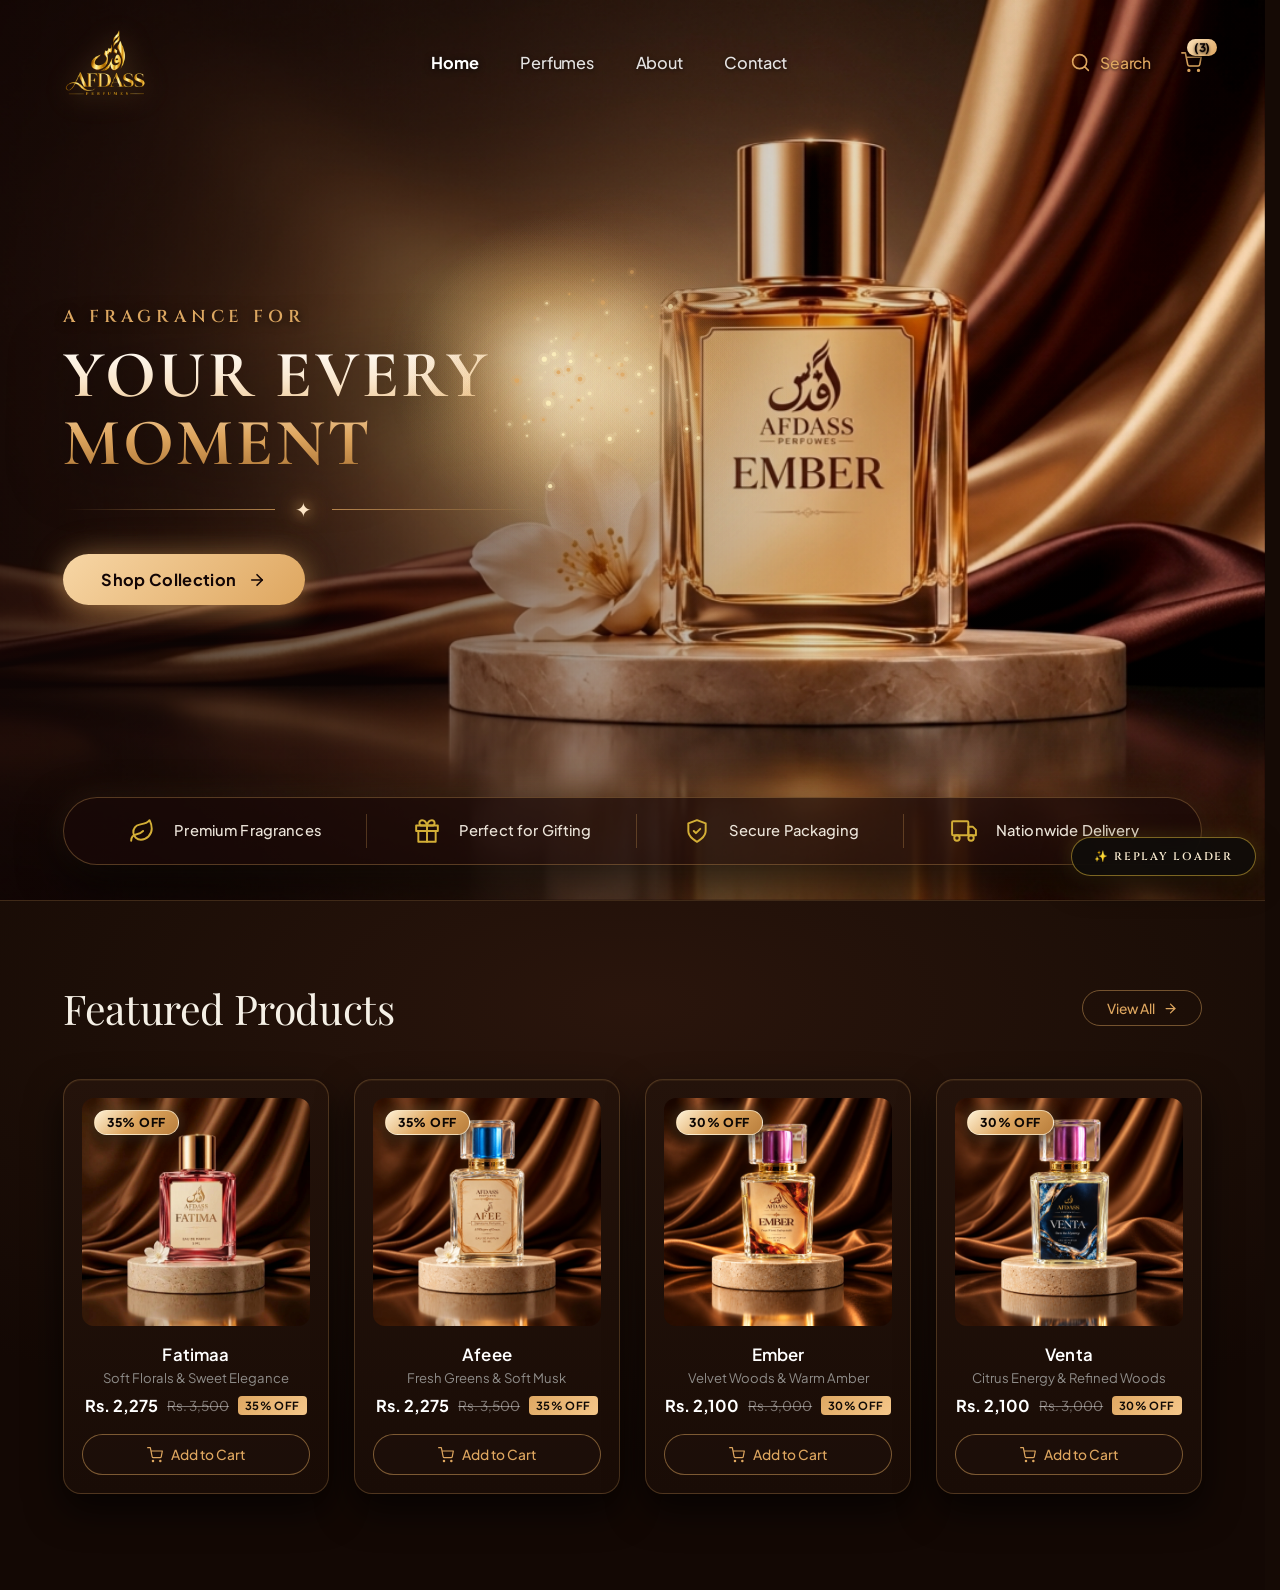
<file: loader.html>
<!DOCTYPE html>
<html lang="en">
<head>
  <meta charset="UTF-8">
  <meta name="viewport" content="width=device-width, initial-scale=1.0">
  <title>AFDASS PERFUMES | Best Luxury Long-Lasting Fragrances in Pakistan</title>
    <!-- Favicon -->
  <link rel="icon" type="image/x-icon" href="favicon.ico" />
  <link rel="icon" type="image/png" sizes="32x32" href="assets/favicon-32x32.png" />
  <link rel="icon" type="image/png" sizes="192x192" href="assets/favicon-192x192.png" />
  <link rel="apple-touch-icon" sizes="180x180" href="assets/favicon-192x192.png" />
  <link rel="apple-touch-icon" sizes="512x512" href="assets/favicon-512x512.png" />
  <link rel="shortcut icon" href="favicon.ico" />
  <!-- Google Fonts -->
  <link rel="preconnect" href="https://fonts.googleapis.com" />
  <link rel="preconnect" href="https://fonts.gstatic.com" crossorigin />
  <link href="https://fonts.googleapis.com/css2?family=Cormorant+Garamond:ital,wght@0,300;0,400;0,500;0,600;0,700;1,400&family=Playfair+Display:ital,wght@0,400;0,500;0,600;0,700;1,400&family=Plus+Jakarta+Sans:wght@300;400;500;600;700&family=Cinzel:wght@400;500;600;700&display=swap" rel="stylesheet" />
  
  <!-- Website Stylesheets -->
  <link rel="stylesheet" href="style.css" />
  <link rel="stylesheet" href="drawer.css" />
  <link rel="stylesheet" href="search.css" />
  <!-- Luxury Preloader Stylesheet -->
  <link rel="stylesheet" href="loader.css" />

  <style>
    /* Floating Replay Pill Button in Bottom-Right for Easy Testing */
    .floating-replay-pill {
      position: fixed;
      bottom: 24px;
      right: 24px;
      z-index: 99999;
      background: rgba(14, 12, 10, 0.85);
      border: 1px solid rgba(212, 175, 55, 0.55);
      color: #faecd0;
      font-family: 'Cinzel', serif;
      font-size: 11px;
      font-weight: 600;
      letter-spacing: 0.16em;
      text-transform: uppercase;
      padding: 11px 22px;
      border-radius: 30px;
      cursor: pointer;
      backdrop-filter: blur(12px);
      -webkit-backdrop-filter: blur(12px);
      box-shadow: 0 10px 28px rgba(0, 0, 0, 0.65), 0 0 18px rgba(212, 175, 55, 0.22);
      transition: all 0.3s ease;
    }
    .floating-replay-pill:hover {
      background: linear-gradient(135deg, #d4af37 0%, #9d7718 100%);
      color: #060608;
      transform: translateY(-2px);
      box-shadow: 0 12px 32px rgba(212, 175, 55, 0.45);
    }
  </style>

    <!-- Meta Pixel Code -->
    <script>
      !function(f,b,e,v,n,t,s)
      {if(f.fbq)return;n=f.fbq=function(){n.callMethod?
      n.callMethod.apply(n,arguments):n.queue.push(arguments)};
      if(!f._fbq)f._fbq=n;n.push=n;n.loaded=!0;n.version='2.0';
      n.queue=[];t=b.createElement(e);t.async=!0;
      t.src=v;s=b.getElementsByTagName(e)[0];
      s.parentNode.insertBefore(t,s)}(window, document,'script',
      'https://connect.facebook.net/en_US/fbevents.js');
      fbq('init', '979443761891577');
      fbq('track', 'PageView');
    </script>
    <noscript><img height="1" width="1" style="display:none"
      src="https://www.facebook.com/tr?id=979443761891577&ev=PageView&noscript=1"
    /></noscript>
    <!-- End Meta Pixel Code -->

  </head>
<body>

  <!-- ====================================================================
       1. BESPOKE HAUTE PARFUMERIE REALISTIC PRELOADER
       (Smooth Golden Mist Bloom & Feathered Glass Dissolve — Zero Solid Cut)
       ==================================================================== -->
  <aside id="afdass-preloader" class="afdass-loader-overlay" aria-label="Loading AFDASS Haute Parfumerie" role="progressbar" aria-valuemin="0" aria-valuemax="100" aria-valuenow="0">
    
    <!-- Feathered Dark Veil (Melts smoothly instead of acting like a solid wall) -->
    <div class="loader-bg-veil"></div>

    <!-- Golden Fragrance Bloom Wave (Expands when loader completes) -->
    <div class="loader-bloom-glow"></div>

    <!-- Full-Screen Transition Mist & Stardust Bridge (Floats over website as it opens) -->
    <canvas id="transition-mist-canvas"></canvas>

    <div class="loader-stage">
      
      <!-- Ambient Radial Aura Glow -->
      <div class="bottle-aura"></div>

      <!-- Haute Flacon (Crystal Perfume Bottle) -->
      <div class="flacon-container">
        
        <!-- Ultra-Smooth Photorealistic Mist Spray Canvas -->
        <div class="spray-canvas-wrap">
          <canvas id="perfume-mist-canvas"></canvas>
        </div>

        <svg class="flacon-svg" viewBox="0 0 220 270" xmlns="http://www.w3.org/2000/svg">
          <defs>
            <!-- Metallic Gold Gradients -->
            <linearGradient id="goldCapGrad" x1="0%" y1="0%" x2="100%" y2="100%">
              <stop offset="0%" stop-color="#faecd0"/>
              <stop offset="35%" stop-color="#d4af37"/>
              <stop offset="70%" stop-color="#8a6310"/>
              <stop offset="100%" stop-color="#f5d67e"/>
            </linearGradient>

            <linearGradient id="goldCollarGrad" x1="0%" y1="0%" x2="100%" y2="0%">
              <stop offset="0%" stop-color="#7a550d"/>
              <stop offset="50%" stop-color="#faecd0"/>
              <stop offset="100%" stop-color="#7a550d"/>
            </linearGradient>

            <!-- Rich Golden Elixir Liquid Gradient -->
            <linearGradient id="elixirGrad" x1="0%" y1="0%" x2="0%" y2="100%">
              <stop offset="0%" stop-color="#ffeaa7"/>
              <stop offset="25%" stop-color="#f3b83f"/>
              <stop offset="65%" stop-color="#cf8e1d"/>
              <stop offset="100%" stop-color="#693d05"/>
            </linearGradient>

            <!-- Crystal Glass Rim Gradient -->
            <linearGradient id="crystalBorderGrad" x1="0%" y1="0%" x2="100%" y2="100%">
              <stop offset="0%" stop-color="rgba(255,255,255,0.75)"/>
              <stop offset="30%" stop-color="rgba(212,175,55,0.45)"/>
              <stop offset="70%" stop-color="rgba(255,255,255,0.12)"/>
              <stop offset="100%" stop-color="rgba(212,175,55,0.5)"/>
            </linearGradient>

            <!-- Bottle Interior Reservoir Clip Path -->
            <clipPath id="bottleInterior">
              <rect x="58" y="108" width="104" height="136" rx="14" ry="14" />
            </clipPath>
          </defs>

          <!-- 1. SPRAYER ACTUATOR / PUMP (REVEALED UNDER CAP) -->
          <g id="sprayer-actuator-group" class="sprayer-actuator-group">
            <rect x="100" y="62" width="20" height="22" rx="3" fill="url(#goldCapGrad)" stroke="rgba(255,255,255,0.4)" stroke-width="0.7"/>
            <!-- Side Orifice (Spray aperture on left side of nozzle) -->
            <ellipse cx="102.5" cy="71" rx="1.6" ry="2.0" fill="#321e02" />
            <circle cx="102.8" cy="71" r="0.8" fill="#ffd966" />
            <ellipse cx="110" cy="63" rx="8" ry="2" fill="rgba(255,255,255,0.3)" />
          </g>

          <!-- 2. MAGNETIC GOLD CAP (DHAKKAN OPENS & FLOATS) -->
          <g id="bottle-cap-group" class="bottle-cap-group cap-closed">
            <rect x="85" y="44" width="50" height="42" rx="4" fill="url(#goldCapGrad)" stroke="rgba(255,255,255,0.45)" stroke-width="0.8"/>
            <line x1="85" y1="64" x2="135" y2="64" stroke="rgba(100,65,10,0.55)" stroke-width="0.9"/>
            <text x="110" y="60" font-family="'Cinzel', serif" font-size="12" font-weight="700" fill="#462c03" text-anchor="middle">A</text>
            <rect x="88" y="46" width="6" height="38" rx="1" fill="rgba(255,255,255,0.25)" />
          </g>

          <!-- 3. GOLDEN NECK COLLAR -->
          <rect x="92" y="86" width="36" height="18" rx="2" fill="url(#goldCollarGrad)" stroke="rgba(255,255,255,0.3)" stroke-width="0.6"/>
          <line x1="92" y1="94" x2="128" y2="94" stroke="#523906" stroke-width="1.2"/>

          <!-- 4. CRYSTAL FLACON GLASS BODY -->
          <rect x="52" y="102" width="116" height="148" rx="18" ry="18" fill="rgba(15, 14, 18, 0.65)" stroke="url(#crystalBorderGrad)" stroke-width="2.5" />

          <!-- 5. LIQUID CHAMBER (GOLDEN ELIXIR & WAVES) -->
          <g clip-path="url(#bottleInterior)">
            <rect x="58" y="108" width="104" height="136" fill="rgba(10, 9, 12, 0.85)" />
            <g id="liquid-wave-group" class="liquid-wave-group" style="transform: translateY(120px);">
              <path class="liquid-wave-path" d="M -20 0 Q 20 -10 60 0 T 140 0 T 220 0 L 220 180 L -20 180 Z" fill="url(#elixirGrad)" />
              <path d="M -20 1 Q 20 -9 60 1 T 140 1 T 220 1" stroke="rgba(255,245,210,0.7)" stroke-width="2" fill="none" />
              <circle class="elixir-bubble b1" cx="90" cy="210" r="1.8" />
              <circle class="elixir-bubble b2" cx="110" cy="220" r="2.2" />
              <circle class="elixir-bubble b3" cx="80" cy="200" r="1.5" />
              <circle class="elixir-bubble b4" cx="130" cy="215" r="2.0" />
            </g>
          </g>

          <!-- 6. DIP TUBE -->
          <line x1="110" y1="102" x2="110" y2="238" stroke="rgba(255,255,255,0.25)" stroke-width="2.2" stroke-dasharray="1 1"/>

          <!-- 7. GLASS CORNER FACETS & SPECULAR SHINE -->
          <g class="facet-shine">
            <polygon points="62,112 74,112 66,242 56,238" fill="rgba(255,255,255,0.2)" />
            <polygon points="78,112 82,112 74,242 71,242" fill="rgba(255,255,255,0.08)" />
            <circle cx="152" cy="116" r="2" fill="rgba(255,255,255,0.6)" />
          </g>

          <!-- 8. GOLD FOIL EMBOSSED LABEL -->
          <rect x="74" y="152" width="72" height="38" rx="2" fill="rgba(10, 9, 13, 0.72)" stroke="rgba(212, 175, 55, 0.45)" stroke-width="0.8"/>
          <text x="110" y="170" font-family="'Cinzel', serif" font-size="8.5" font-weight="700" letter-spacing="2" fill="#ffd966" text-anchor="middle">AFDASS</text>
          <text x="110" y="180" font-family="'Cormorant Garamond', serif" font-size="5.5" letter-spacing="1" fill="#e0c99a" text-anchor="middle">PARFUM</text>

        </svg>
      </div>

      <!-- Minimalist Luxury Typography -->
      <div class="loader-brand-title">AFDASS</div>
      <div class="loader-brand-subtitle">HAUTE PARFUMERIE</div>

      <!-- Sleek Minimalist Luxury Progress Bar -->
      <div class="loader-progress-wrap">
        <div class="loader-progress-track">
          <div id="loader-progress-bar" class="loader-progress-bar"></div>
        </div>
        <div id="loader-percentage" class="loader-percentage">0%</div>
      </div>

    </div>
  </aside>

  <!-- ====================================================================
       2. SMOOTH WEBSITE REVEAL STAGE (Emerges seamlessly as mist clears)
       ==================================================================== -->
  <div class="website-reveal-stage">
    
    <!-- Fullscreen Luxury Hero Section -->
    <div class="hero-stage">
      
      <div class="hero-bg-layer">
        <img 
          src="assets/hero-ember-stage.jpg" 
          alt="AFDASS Luxury Perfumes - Ember" 
          class="master-bg-image"
        />
        <div class="bg-vignette-overlay"></div>
      </div>

      <!-- Header / Navigation Bar -->
      <header class="navbar">
        <div class="nav-container">
          <a href="index.html" class="brand-logo">
            <img src="assets/logo.png" alt="AFDASS PERFUMES" class="logo-image" />
          </a>

          <nav class="nav-links">
            <a href="index.html" class="nav-link active">Home</a>
            <a href="perfumes.html" class="nav-link">Perfumes</a>
            <a href="about.html" class="nav-link">About</a>
            <a href="contact.html" class="nav-link">Contact</a>
          </nav>

          <div class="nav-actions">
            <button class="nav-action-btn search-btn" aria-label="Search">
              <svg class="action-icon" viewBox="0 0 24 24" fill="none" stroke="currentColor" stroke-width="1.8" stroke-linecap="round" stroke-linejoin="round">
                <circle cx="11" cy="11" r="8"></circle>
                <line x1="21" y1="21" x2="16.65" y2="16.65"></line>
              </svg>
              <span>Search</span>
            </button>

            <a href="cart.html" class="nav-action-btn cart-btn" aria-label="Cart">
              <svg class="action-icon" viewBox="0 0 24 24" fill="none" stroke="currentColor" stroke-width="1.8" stroke-linecap="round" stroke-linejoin="round">
                <circle cx="9" cy="21" r="1"></circle>
                <circle cx="20" cy="21" r="1"></circle>
                <path d="M1 1h4l2.68 13.39a2 2 0 0 0 2 1.61h9.72a2 2 0 0 0 2-1.61L23 6H6"></path>
              </svg>
              <span class="cart-badge">(0)</span>
            </a>
          </div>
        </div>
      </header>

      <!-- Hero Content Overlay -->
      <main class="hero-content-wrapper">
        <div class="hero-left-content">
          <span class="hero-eyebrow">A FRAGRANCE FOR</span>
          <h1 class="hero-headline">YOUR EVERY MOMENT</h1>

          <div class="hero-sparkle-divider">
            <span class="divider-line"></span>
            <span class="sparkle-symbol">✦</span>
            <span class="divider-line"></span>
          </div>

          <div class="hero-cta-area">
            <a href="perfumes.html" class="btn-shop-collection">
              <span>Shop Collection</span>
              <svg class="arrow-icon" viewBox="0 0 24 24" fill="none" stroke="currentColor" stroke-width="2.2" stroke-linecap="round" stroke-linejoin="round">
                <line x1="5" y1="12" x2="19" y2="12"></line>
                <polyline points="12 5 19 12 12 19"></polyline>
              </svg>
            </a>
          </div>
        </div>
      </main>

      <!-- Floating Trust Features Strip -->
      <div class="hero-trust-strip-container">
        <div class="hero-trust-strip">
          <div class="hero-trust-item">
            <div class="trust-item-icon">
              <svg viewBox="0 0 24 24" fill="none" stroke="currentColor" stroke-width="1.8" stroke-linecap="round" stroke-linejoin="round">
                <path d="M11 20A7 7 0 0 1 9.8 6.1C15.5 5 17 4.48 19 2c1 2 2 4.18 2 8 0 5.5-4.78 10-10 10Z"></path>
                <path d="M2 21c0-3 1.85-5.36 5.08-6C9.5 14.52 12 13 13 12"></path>
              </svg>
            </div>
            <span class="trust-item-text">Premium<br class="trust-br-mobile" /> Fragrances</span>
          </div>

          <div class="trust-item-divider"></div>

          <div class="hero-trust-item">
            <div class="trust-item-icon">
              <svg viewBox="0 0 24 24" fill="none" stroke="currentColor" stroke-width="1.8" stroke-linecap="round" stroke-linejoin="round">
                <polyline points="20 12 20 22 4 22 4 12"></polyline>
                <rect x="2" y="7" width="20" height="5"></rect>
                <line x1="12" y1="22" x2="12" y2="7"></line>
                <path d="M12 7H7.5a2.5 2.5 0 0 1 0-5C11 2 12 7 12 7z"></path>
                <path d="M12 7h4.5a2.5 2.5 0 0 0 0-5C13 2 12 7 12 7z"></path>
              </svg>
            </div>
            <span class="trust-item-text">Perfect<br class="trust-br-mobile" /> for Gifting</span>
          </div>

          <div class="trust-item-divider"></div>

          <div class="hero-trust-item">
            <div class="trust-item-icon">
              <svg viewBox="0 0 24 24" fill="none" stroke="currentColor" stroke-width="1.8" stroke-linecap="round" stroke-linejoin="round">
                <path d="M12 22s8-4 8-10V5l-8-3-8 3v7c0 6 8 10 8 10z"></path>
                <polyline points="9 12 11 14 15 10"></polyline>
              </svg>
            </div>
            <span class="trust-item-text">Secure<br class="trust-br-mobile" /> Packaging</span>
          </div>

          <div class="trust-item-divider"></div>

          <div class="hero-trust-item">
            <div class="trust-item-icon">
              <svg viewBox="0 0 24 24" fill="none" stroke="currentColor" stroke-width="1.8" stroke-linecap="round" stroke-linejoin="round">
                <rect x="1" y="3" width="15" height="13" rx="1"></rect>
                <polygon points="16 8 20 8 23 11 23 16 16 16 8"></polygon>
                <circle cx="5.5" cy="18.5" r="2.5"></circle>
                <circle cx="18.5" cy="18.5" r="2.5"></circle>
              </svg>
            </div>
            <span class="trust-item-text">Nationwide<br class="trust-br-mobile" /> Delivery</span>
          </div>
        </div>
      </div>

    </div>

    <!-- Featured Products Section -->
    <section class="featured-section" id="perfumes">
      <div class="featured-container">
        <div class="section-header">
          <h2 class="section-title">Featured Products</h2>
          <a href="perfumes.html" class="btn-view-all">
            <span>View All</span>
            <svg class="view-arrow" viewBox="0 0 24 24" fill="none" stroke="currentColor" stroke-width="2" stroke-linecap="round" stroke-linejoin="round">
              <line x1="5" y1="12" x2="19" y2="12"></line>
              <polyline points="12 5 19 12 12 19"></polyline>
            </svg>
          </a>
        </div>

        <div class="products-grid">
          <!-- Product 1: Fatimaa (Signature Creation) -->
          <div class="product-card">
            <a href="product-detail.html?product=fatima" class="product-img-box" aria-label="View Fatimaa Details">
              <span class="product-img-badge">35% OFF</span>
              <img src="assets/product-fatima.jpg" alt="Fatimaa" class="product-img" />
            </a>
            <div class="product-details">
              <h3 class="product-title"><a href="product-detail.html?product=fatima" class="product-title-link">Fatimaa</a></h3>
              <p class="product-notes">Soft Florals &amp; Sweet Elegance</p>
              <div class="product-price-wrap">
                <span class="product-price">Rs. 2,275</span>
                <span class="product-old-price">Rs. 3,500</span>
                <span class="product-discount-badge">35% OFF</span>
              </div>
              <button class="btn-add-cart" data-name="Fatimaa">
                <svg class="cart-btn-icon" viewBox="0 0 24 24" fill="none" stroke="currentColor" stroke-width="1.8" stroke-linecap="round" stroke-linejoin="round">
                  <circle cx="9" cy="21" r="1"></circle>
                  <circle cx="20" cy="21" r="1"></circle>
                  <path d="M1 1h4l2.68 13.39a2 2 0 0 0 2 1.61h9.72a2 2 0 0 0 2-1.61L23 6H6"></path>
                </svg>
                <span>Add to Cart</span>
              </button>
            </div>
          </div>

          <!-- Product 2: Afeee (Signature Creation) -->
          <div class="product-card">
            <a href="product-detail.html?product=afeee" class="product-img-box" aria-label="View Afeee Details">
              <span class="product-img-badge">35% OFF</span>
              <img src="assets/product-afeee.jpg" alt="Afeee" class="product-img" />
            </a>
            <div class="product-details">
              <h3 class="product-title"><a href="product-detail.html?product=afeee" class="product-title-link">Afeee</a></h3>
              <p class="product-notes">Fresh Greens &amp; Soft Musk</p>
              <div class="product-price-wrap">
                <span class="product-price">Rs. 2,275</span>
                <span class="product-old-price">Rs. 3,500</span>
                <span class="product-discount-badge">35% OFF</span>
              </div>
              <button class="btn-add-cart" data-name="Afeee">
                <svg class="cart-btn-icon" viewBox="0 0 24 24" fill="none" stroke="currentColor" stroke-width="1.8" stroke-linecap="round" stroke-linejoin="round">
                  <circle cx="9" cy="21" r="1"></circle>
                  <circle cx="20" cy="21" r="1"></circle>
                  <path d="M1 1h4l2.68 13.39a2 2 0 0 0 2 1.61h9.72a2 2 0 0 0 2-1.61L23 6H6"></path>
                </svg>
                <span>Add to Cart</span>
              </button>
            </div>
          </div>

          <!-- Product 3: Ember -->
          <div class="product-card">
            <a href="product-detail.html?product=ember" class="product-img-box" aria-label="View Ember Details">
              <span class="product-img-badge">30% OFF</span>
              <img src="assets/product-ember.jpg" alt="Ember" class="product-img" />
            </a>
            <div class="product-details">
              <h3 class="product-title"><a href="product-detail.html?product=ember" class="product-title-link">Ember</a></h3>
              <p class="product-notes">Velvet Woods &amp; Warm Amber</p>
              <div class="product-price-wrap">
                <span class="product-price">Rs. 2,100</span>
                <span class="product-old-price">Rs. 3,000</span>
                <span class="product-discount-badge">30% OFF</span>
              </div>
              <button class="btn-add-cart" data-name="Ember">
                <svg class="cart-btn-icon" viewBox="0 0 24 24" fill="none" stroke="currentColor" stroke-width="1.8" stroke-linecap="round" stroke-linejoin="round">
                  <circle cx="9" cy="21" r="1"></circle>
                  <circle cx="20" cy="21" r="1"></circle>
                  <path d="M1 1h4l2.68 13.39a2 2 0 0 0 2 1.61h9.72a2 2 0 0 0 2-1.61L23 6H6"></path>
                </svg>
                <span>Add to Cart</span>
              </button>
            </div>
          </div>

          <!-- Product 4: Venta -->
          <div class="product-card">
            <a href="product-detail.html?product=venta" class="product-img-box" aria-label="View Venta Details">
              <span class="product-img-badge">30% OFF</span>
              <img src="assets/product-venta.jpg" alt="Venta" class="product-img" />
            </a>
            <div class="product-details">
              <h3 class="product-title"><a href="product-detail.html?product=venta" class="product-title-link">Venta</a></h3>
              <p class="product-notes">Citrus Energy &amp; Refined Woods</p>
              <div class="product-price-wrap">
                <span class="product-price">Rs. 2,100</span>
                <span class="product-old-price">Rs. 3,000</span>
                <span class="product-discount-badge">30% OFF</span>
              </div>
              <button class="btn-add-cart" data-name="Venta">
                <svg class="cart-btn-icon" viewBox="0 0 24 24" fill="none" stroke="currentColor" stroke-width="1.8" stroke-linecap="round" stroke-linejoin="round">
                  <circle cx="9" cy="21" r="1"></circle>
                  <circle cx="20" cy="21" r="1"></circle>
                  <path d="M1 1h4l2.68 13.39a2 2 0 0 0 2 1.61h9.72a2 2 0 0 0 2-1.61L23 6H6"></path>
                </svg>
                <span>Add to Cart</span>
              </button>
            </div>
          </div>
        </div>
      </div>
    </section>

  </div>

  <!-- Floating Replay Button for Testing -->
  <button class="floating-replay-pill" onclick="triggerReplay(2100)">
    ✨ Replay Loader
  </button>

  <!-- Scripts -->
  <script src="script.js"></script>
  <script src="search.js"></script>
  <script src="loader.js"></script>
  <script>
    let activeLoader = null;

    document.addEventListener('DOMContentLoaded', () => {
      activeLoader = new AfdassPerfumeLoader({
        duration: 2100,
        autoDismiss: true
      });
      activeLoader.start();
    });

    function triggerReplay(duration) {
      if (!activeLoader) {
        activeLoader = new AfdassPerfumeLoader({ autoDismiss: true });
      }
      activeLoader.replay(duration);
    }
  </script>
</body>
</html>
</file>
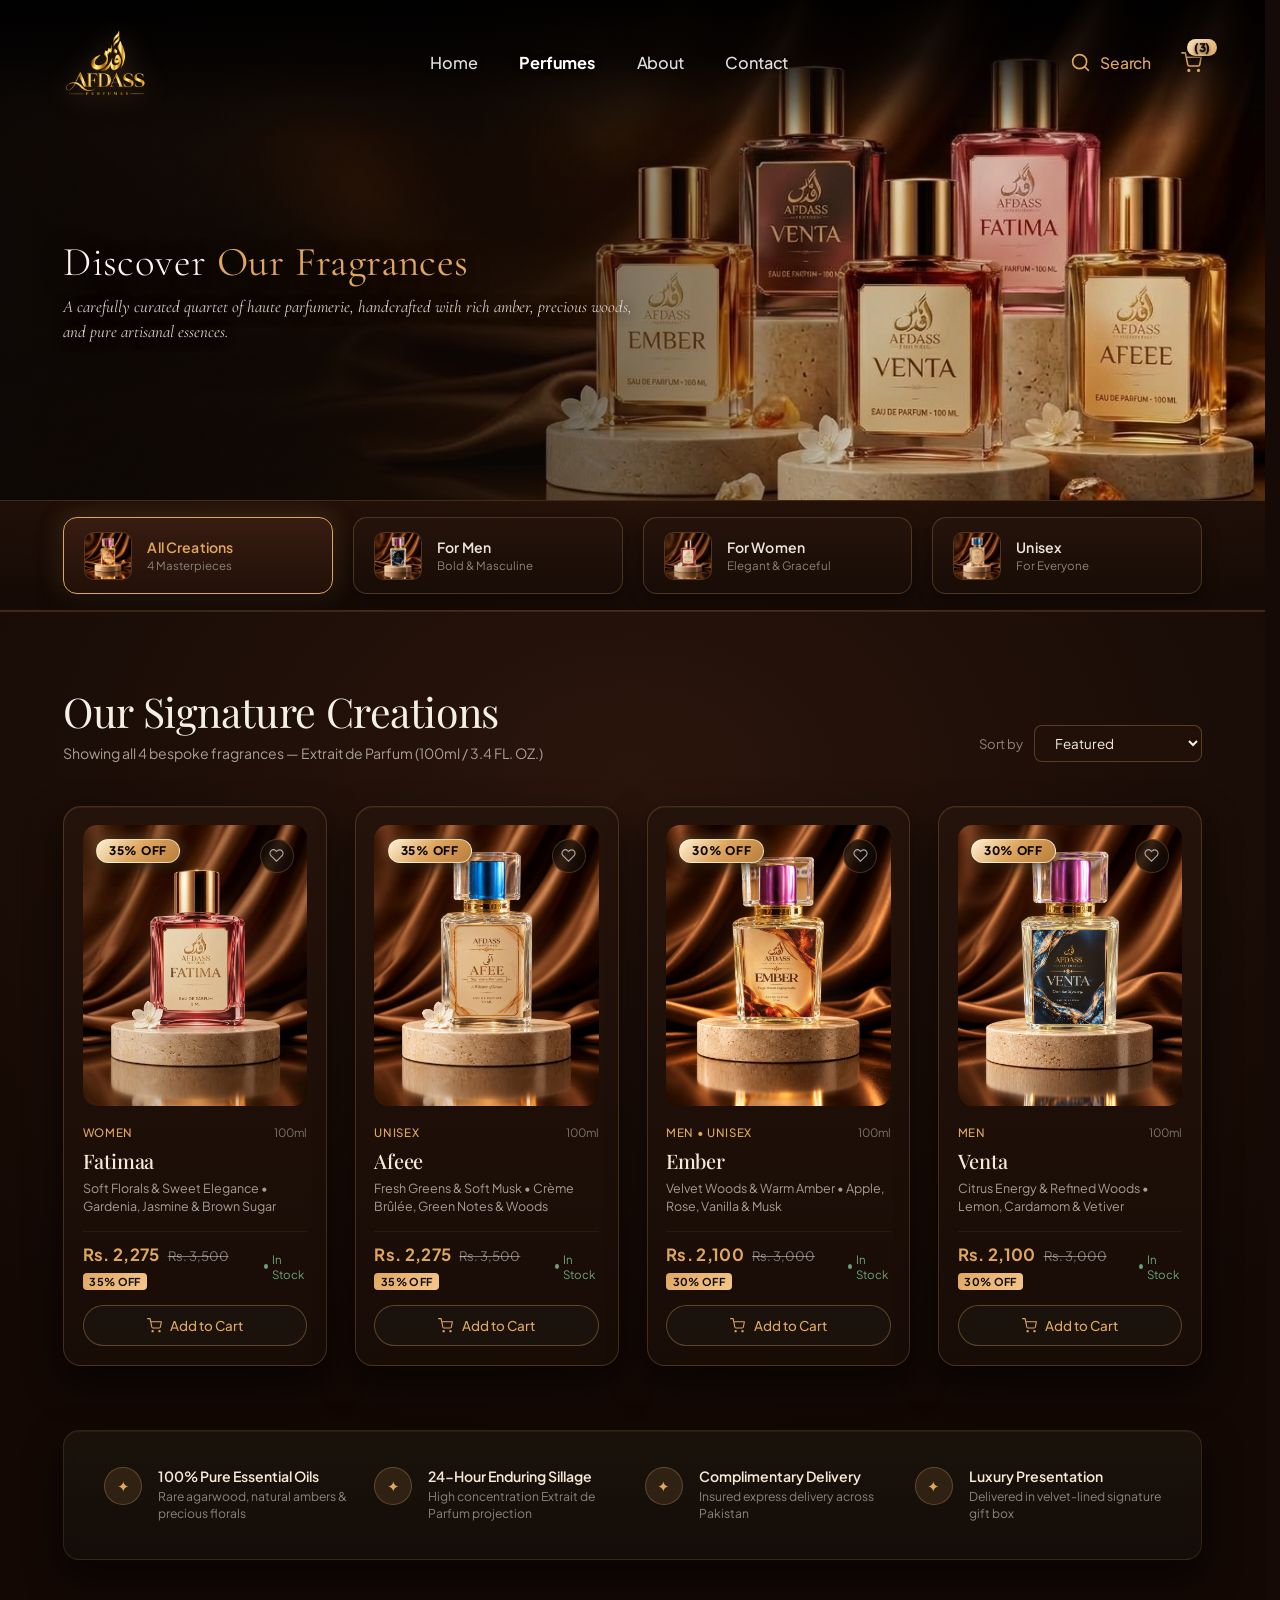
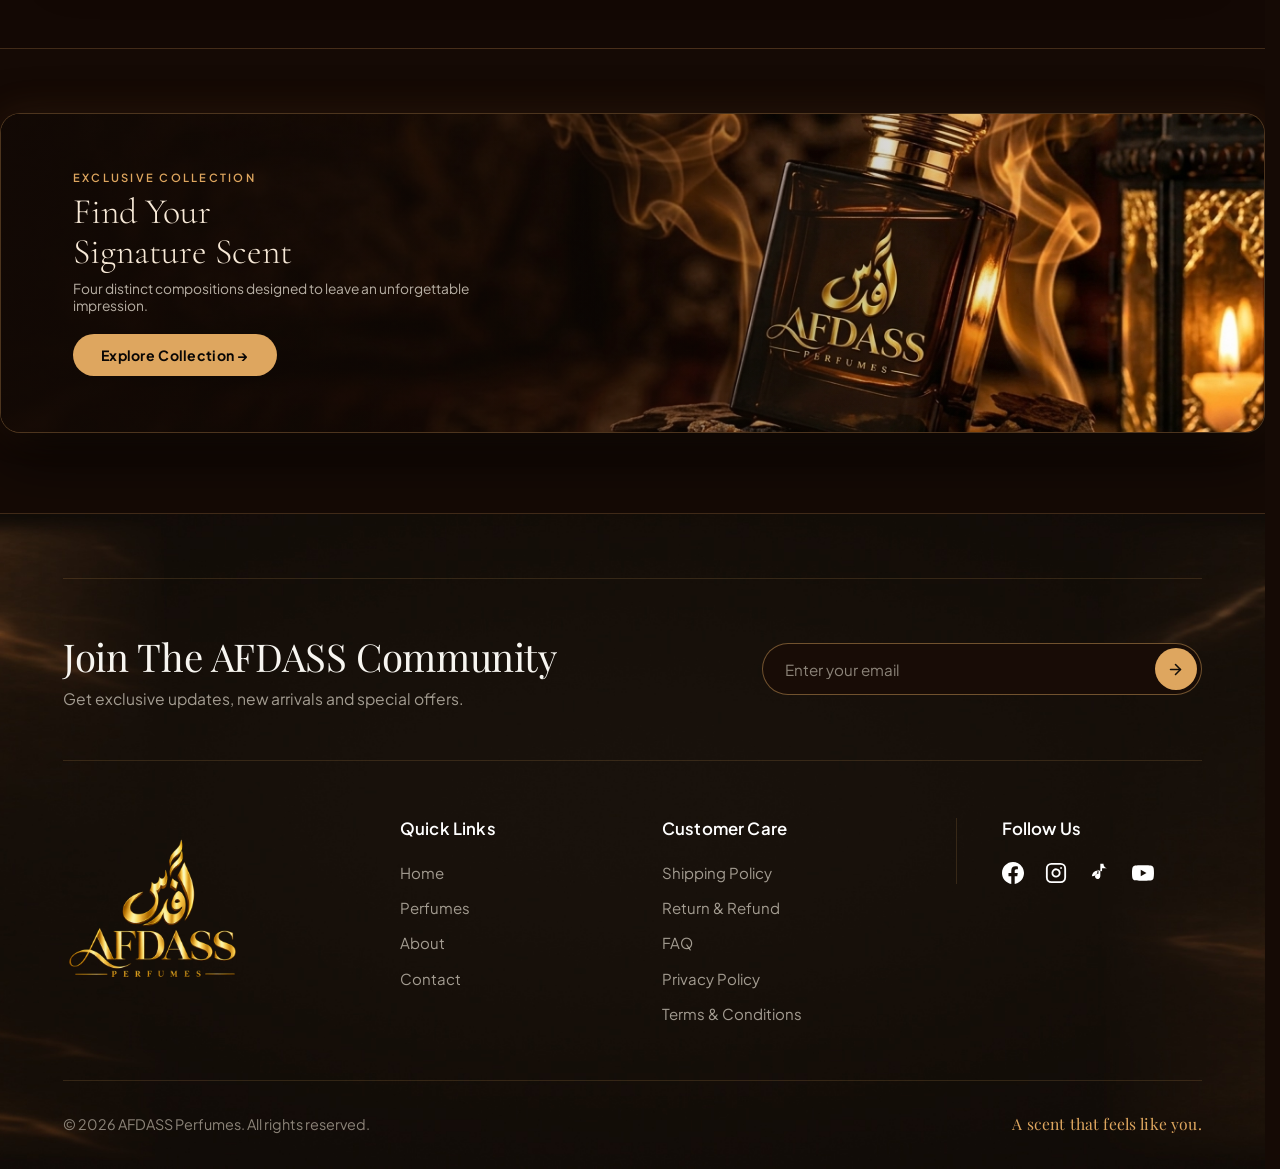
<file: perfumes.html>
<!DOCTYPE html>
<html lang="en">
<head>
  <meta charset="UTF-8" />
  <meta name="viewport" content="width=device-width, initial-scale=1.0" />
  <title>Luxury Fragrance Collection | AFDASS PERFUMES Pakistan</title>
  <meta name="description" content="Explore our signature perfume collection: Ember, Venta, Fatimaa, and Afeee. Handcrafted 50ml Eau de Parfum starting from Rs. 2,100 with up to 35% OFF with free delivery across Pakistan." />
  <meta name="keywords" content="AFDASS perfumes, Ember perfume, Venta perfume, Fatimaa perfume, Afeee perfume, buy perfumes Pakistan, luxury fragrance collection, long lasting perfume" />
  <meta name="author" content="AFDASS PERFUMES" />
  <meta name="robots" content="index, follow" />
  <link rel="canonical" href="https://afdassperfumes.com/perfumes.html" />

  <!-- Open Graph / Facebook / WhatsApp -->
  <meta property="og:type" content="website" />
  <meta property="og:site_name" content="AFDASS PERFUMES" />
  <meta property="og:title" content="Luxury Fragrance Collection | AFDASS PERFUMES" />
  <meta property="og:description" content="A carefully curated quartet of haute parfumerie, handcrafted with rich amber, precious woods, and pure artisanal essences." />
  <meta property="og:image" content="https://afdassperfumes.com/assets/og-share.jpg" />
  <meta property="og:image:secure_url" content="https://afdassperfumes.com/assets/og-share.jpg" />
  <meta property="og:image:type" content="image/jpeg" />
  <meta property="og:image:width" content="1200" />
  <meta property="og:image:height" content="630" />
  <meta property="og:image:alt" content="AFDASS Fragrance Collection" />
  <meta property="og:url" content="https://afdassperfumes.com/perfumes.html" />

  <!-- Twitter Card -->
  <meta name="twitter:card" content="summary_large_image" />
  <meta name="twitter:title" content="Luxury Fragrance Collection | AFDASS PERFUMES" />
  <meta name="twitter:description" content="A carefully curated quartet of haute parfumerie, handcrafted with rich amber, precious woods, and pure artisanal essences." />
  <meta name="twitter:image" content="https://afdassperfumes.com/assets/og-share.jpg" />

    <!-- Favicon -->
  <link rel="icon" type="image/x-icon" href="favicon.ico" />
  <link rel="icon" type="image/png" sizes="32x32" href="assets/favicon-32x32.png" />
  <link rel="icon" type="image/png" sizes="192x192" href="assets/favicon-192x192.png" />
  <link rel="apple-touch-icon" sizes="180x180" href="assets/favicon-192x192.png" />
  <link rel="apple-touch-icon" sizes="512x512" href="assets/favicon-512x512.png" />
  <link rel="shortcut icon" href="favicon.ico" />

  <link rel="preconnect" href="https://fonts.googleapis.com" />
  <link rel="preconnect" href="https://fonts.gstatic.com" crossorigin />
  <link href="https://fonts.googleapis.com/css2?family=Cormorant+Garamond:ital,wght@0,300;0,400;0,500;0,600;0,700;1,400&family=Playfair+Display:ital,wght@0,400;0,500;0,600;0,700;1,400&family=Plus+Jakarta+Sans:wght@300;400;500;600;700&family=Cinzel:wght@400;500;600;700&display=swap" rel="stylesheet" />

  <!-- JSON-LD Structured Data: CollectionPage & ItemList -->
  <script type="application/ld+json">
  {
    "@context": "https://schema.org",
    "@type": "CollectionPage",
    "name": "AFDASS Fragrance Collection",
    "description": "Handcrafted quartet of luxury Eau de Parfum fragrances in Pakistan.",
    "url": "https://afdassperfumes.com/perfumes.html",
    "mainEntity": {
      "@type": "ItemList",
      "numberOfItems": 4,
      "itemListElement": [
        {
          "@type": "ListItem",
          "position": 1,
          "name": "Ember",
          "url": "https://afdassperfumes.com/product-detail.html?product=ember",
          "image": "https://afdassperfumes.com/assets/product-ember.jpg"
        },
        {
          "@type": "ListItem",
          "position": 2,
          "name": "Venta",
          "url": "https://afdassperfumes.com/product-detail.html?product=venta",
          "image": "https://afdassperfumes.com/assets/product-venta.jpg"
        },
        {
          "@type": "ListItem",
          "position": 3,
          "name": "Fatimaa",
          "url": "https://afdassperfumes.com/product-detail.html?product=fatima",
          "image": "https://afdassperfumes.com/assets/product-fatima.jpg"
        },
        {
          "@type": "ListItem",
          "position": 4,
          "name": "Afeee",
          "url": "https://afdassperfumes.com/product-detail.html?product=afeee",
          "image": "https://afdassperfumes.com/assets/product-afeee.jpg"
        }
      ]
    }
  }
  </script>

  <link rel="stylesheet" href="style.css" />
  <link rel="stylesheet" href="drawer.css" />
  <link rel="stylesheet" href="perfumes.css" />
  <link rel="stylesheet" href="search.css" />

    <!-- Meta Pixel Code -->
    <script>
      !function(f,b,e,v,n,t,s)
      {if(f.fbq)return;n=f.fbq=function(){n.callMethod?
      n.callMethod.apply(n,arguments):n.queue.push(arguments)};
      if(!f._fbq)f._fbq=n;n.push=n;n.loaded=!0;n.version='2.0';
      n.queue=[];t=b.createElement(e);t.async=!0;
      t.src=v;s=b.getElementsByTagName(e)[0];
      s.parentNode.insertBefore(t,s)}(window, document,'script',
      'https://connect.facebook.net/en_US/fbevents.js');
      fbq('init', '979443761891577');
      fbq('track', 'PageView');
    </script>
    <noscript><img height="1" width="1" style="display:none"
      src="https://www.facebook.com/tr?id=979443761891577&ev=PageView&noscript=1"
    /></noscript>
    <!-- End Meta Pixel Code -->

  </head>
<body class="perfumes-page">

  <!-- ===================================================================
       HERO BANNER (Navbar inside hero: scrolls naturally with the banner)
       =================================================================== -->
  <section class="coll-hero">

    <!-- Background Layer (1920x440 scaled bottles with warm amber glow) -->
    <div class="coll-hero-bg">
      <img src="assets/collections-hero-banner.jpg" alt="Discover Our Fragrances - AFDASS" class="coll-hero-img" />
      <div class="coll-hero-overlay"></div>
    </div>

    <!-- Top Dark Shadow Gradient for crystal-clear Navbar contrast -->
    <div class="coll-hero-top-shadow"></div>

    <!-- Navbar placed inside hero: scrolls away naturally on page scroll -->
    <header class="navbar navbar-in-hero">
      <div class="nav-container">
        <!-- Logo -->
        <a href="index.html" class="brand-logo">
          <img src="assets/logo.png" alt="AFDASS PERFUMES" class="logo-image" />
        </a>

        <!-- Center Nav Links -->
        <nav class="nav-links">
          <a href="index.html" class="nav-link">Home</a>
          <a href="perfumes.html" class="nav-link active">Perfumes</a>
          <a href="about.html" class="nav-link">About</a>
          <a href="contact.html" class="nav-link">Contact</a>
        </nav>

        <!-- Right Action Buttons -->
        <div class="nav-actions">
          <button class="nav-action-btn search-btn" aria-label="Search">
            <svg class="action-icon" viewBox="0 0 24 24" fill="none" stroke="currentColor" stroke-width="1.8" stroke-linecap="round" stroke-linejoin="round">
              <circle cx="11" cy="11" r="8"></circle>
              <line x1="21" y1="21" x2="16.65" y2="16.65"></line>
            </svg>
            <span>Search</span>
          </button>
          <a href="cart.html" class="nav-action-btn cart-btn" aria-label="Cart">
            <svg class="action-icon" viewBox="0 0 24 24" fill="none" stroke="currentColor" stroke-width="1.8" stroke-linecap="round" stroke-linejoin="round">
              <circle cx="9" cy="21" r="1"></circle>
              <circle cx="20" cy="21" r="1"></circle>
              <path d="M1 1h4l2.68 13.39a2 2 0 0 0 2 1.61h9.72a2 2 0 0 0 2-1.61L23 6H6"></path>
            </svg>
            <span class="cart-badge">(0)</span>
          </a>
          <button class="mobile-toggle" id="mobileMenuBtn" aria-label="Menu">
            <span></span><span></span><span></span>
          </button>
        </div>
      </div>
    </header>

    <!-- Hero Content Overlay (Text left, 4 bottles and golden smoke on right) -->
    <div class="coll-hero-content">
      <div class="coll-hero-left">
        <h1 class="coll-hero-title">Discover <span class="coll-gold">Our Fragrances</span></h1>
        <p class="coll-hero-desc">
          A carefully curated quartet of haute parfumerie, handcrafted with rich amber, precious woods, and pure artisanal essences.
        </p>
      </div>
    </div>

  </section>

  <!-- Floating Quick Cart Button (Slides in when scrolled past hero) -->
  <a href="cart.html" class="floating-quick-cart" id="floatingQuickCart" aria-label="Cart">
    <svg class="action-icon" viewBox="0 0 24 24" fill="none" stroke="currentColor" stroke-width="1.8" stroke-linecap="round" stroke-linejoin="round">
      <circle cx="9" cy="21" r="1"></circle>
      <circle cx="20" cy="21" r="1"></circle>
      <path d="M1 1h4l2.68 13.39a2 2 0 0 0 2 1.61h9.72a2 2 0 0 0 2-1.61L23 6H6"></path>
    </svg>
    <span class="quick-cart-text">Cart</span>
    <span class="cart-badge floating-cart-badge">(0)</span>
  </a>

  <!-- ===================================================================
       CATEGORY TABS STRIP (Set cleanly for the 4 signature perfumes)
       =================================================================== -->
  <section class="coll-tabs-section">
    <div class="coll-tabs-wrap">
      <!-- Tab 1: All Creations -->
      <button class="coll-tab active" data-filter="all">
        <div class="tab-img-wrap">
          <img src="assets/display-ember.jpg" alt="All Creations" class="tab-img" />
        </div>
        <div class="tab-info">
          <span class="tab-name">All Creations</span>
          <span class="tab-sub">4 Masterpieces</span>
        </div>
      </button>

      <!-- Tab 2: For Men -->
      <button class="coll-tab" data-filter="men">
        <div class="tab-img-wrap">
          <img src="assets/display-venta.jpg" alt="For Men" class="tab-img" />
        </div>
        <div class="tab-info">
          <span class="tab-name">For Men</span>
          <span class="tab-sub">Bold &amp; Masculine</span>
        </div>
      </button>

      <!-- Tab 3: For Women -->
      <button class="coll-tab" data-filter="women">
        <div class="tab-img-wrap">
          <img src="assets/display-fatima.jpg" alt="For Women" class="tab-img" />
        </div>
        <div class="tab-info">
          <span class="tab-name">For Women</span>
          <span class="tab-sub">Elegant &amp; Graceful</span>
        </div>
      </button>

      <!-- Tab 4: Unisex -->
      <button class="coll-tab" data-filter="unisex">
        <div class="tab-img-wrap">
          <img src="assets/display-afeee.jpg" alt="Unisex" class="tab-img" />
        </div>
        <div class="tab-info">
          <span class="tab-name">Unisex</span>
          <span class="tab-sub">For Everyone</span>
        </div>
      </button>
    </div>
  </section>

  <!-- ===================================================================
       PRODUCTS MAIN SHOWCASE (Home Page Luxury Espresso Palette)
       Full-width 4-card showcase without empty sidebars
       =================================================================== -->
  <main class="coll-main">
    <div class="coll-main-container">

      <!-- Section Header -->
      <div class="products-header">
        <div class="products-header-left">
          <h2 class="products-title">Our Signature Creations</h2>
          <p class="products-sub">Showing all 4 bespoke fragrances &mdash; Extrait de Parfum (100ml / 3.4 FL. OZ.)</p>
        </div>
        <div class="products-sort">
          <span class="sort-label">Sort by</span>
          <select class="sort-select" id="sortSelect">
            <option value="featured">Featured</option>
            <option value="price-asc">Price: Low to High</option>
            <option value="price-desc">Price: High to Low</option>
            <option value="best">Best Selling</option>
          </select>
        </div>
      </div>

      <!-- 4-Column Luxury Grid -->
      <div class="products-grid-4" id="productsGrid">

        <!-- Product 1: Fatimaa (Signature Creation) -->
        <article class="prod-card" data-category="women" data-price="2275">
          <div class="prod-card-inner">
            <div class="prod-img-wrap">
              <div class="prod-glow"></div>
              <a href="product-detail.html?product=fatima" class="prod-img-link" aria-label="View Fatimaa Details">
                <img src="assets/display-fatima.jpg" alt="Fatimaa" class="prod-img" />
              </a>
              <button class="prod-wish" aria-label="Add to Wishlist">
                <svg viewBox="0 0 24 24" fill="none" stroke="currentColor" stroke-width="1.8">
                  <path d="M20.84 4.61a5.5 5.5 0 0 0-7.78 0L12 5.67l-1.06-1.06a5.5 5.5 0 0 0-7.78 7.78l1.06 1.06L12 21.23l7.78-7.78 1.06-1.06a5.5 5.5 0 0 0 0-7.78z"></path>
                </svg>
              </button>
              <span class="prod-tag">35% OFF</span>
            </div>
            <div class="prod-info">
              <div class="prod-badge-row">
                <span class="prod-badge">Women</span>
                <span class="prod-volume">100ml</span>
              </div>
              <h3 class="prod-name"><a href="product-detail.html?product=fatima" class="prod-title-link">Fatimaa</a></h3>
              <p class="prod-note">Soft Florals &amp; Sweet Elegance &bull; Gardenia, Jasmine &amp; Brown Sugar</p>
              <div class="prod-price-row">
                <div class="prod-price-left">
                  <span class="prod-price">Rs. 2,275</span>
                  <span class="prod-old-price">Rs. 3,500</span>
                  <span class="prod-discount-badge">35% OFF</span>
                </div>
                <span class="prod-in-stock">In Stock</span>
              </div>
              <button class="btn-add-cart" data-product="Fatimaa">
                <svg class="cart-btn-icon" viewBox="0 0 24 24" fill="none" stroke="currentColor" stroke-width="1.8" stroke-linecap="round" stroke-linejoin="round">
                  <circle cx="9" cy="21" r="1"></circle>
                  <circle cx="20" cy="21" r="1"></circle>
                  <path d="M1 1h4l2.68 13.39a2 2 0 0 0 2 1.61h9.72a2 2 0 0 0 2-1.61L23 6H6"></path>
                </svg>
                <span>Add to Cart</span>
              </button>
            </div>
          </div>
        </article>

        <!-- Product 2: Afeee (Signature Creation) -->
        <article class="prod-card" data-category="unisex" data-price="2275">
          <div class="prod-card-inner">
            <div class="prod-img-wrap">
              <div class="prod-glow"></div>
              <a href="product-detail.html?product=afeee" class="prod-img-link" aria-label="View Afeee Details">
                <img src="assets/display-afeee.jpg" alt="Afeee" class="prod-img" />
              </a>
              <button class="prod-wish" aria-label="Add to Wishlist">
                <svg viewBox="0 0 24 24" fill="none" stroke="currentColor" stroke-width="1.8">
                  <path d="M20.84 4.61a5.5 5.5 0 0 0-7.78 0L12 5.67l-1.06-1.06a5.5 5.5 0 0 0-7.78 7.78l1.06 1.06L12 21.23l7.78-7.78 1.06-1.06a5.5 5.5 0 0 0 0-7.78z"></path>
                </svg>
              </button>
              <span class="prod-tag">35% OFF</span>
            </div>
            <div class="prod-info">
              <div class="prod-badge-row">
                <span class="prod-badge">Unisex</span>
                <span class="prod-volume">100ml</span>
              </div>
              <h3 class="prod-name"><a href="product-detail.html?product=afeee" class="prod-title-link">Afeee</a></h3>
              <p class="prod-note">Fresh Greens &amp; Soft Musk &bull; Cr&egrave;me Br&ucirc;l&eacute;e, Green Notes &amp; Woods</p>
              <div class="prod-price-row">
                <div class="prod-price-left">
                  <span class="prod-price">Rs. 2,275</span>
                  <span class="prod-old-price">Rs. 3,500</span>
                  <span class="prod-discount-badge">35% OFF</span>
                </div>
                <span class="prod-in-stock">In Stock</span>
              </div>
              <button class="btn-add-cart" data-product="Afeee">
                <svg class="cart-btn-icon" viewBox="0 0 24 24" fill="none" stroke="currentColor" stroke-width="1.8" stroke-linecap="round" stroke-linejoin="round">
                  <circle cx="9" cy="21" r="1"></circle>
                  <circle cx="20" cy="21" r="1"></circle>
                  <path d="M1 1h4l2.68 13.39a2 2 0 0 0 2 1.61h9.72a2 2 0 0 0 2-1.61L23 6H6"></path>
                </svg>
                <span>Add to Cart</span>
              </button>
            </div>
          </div>
        </article>

        <!-- Product 3: Ember -->
        <article class="prod-card" data-category="men unisex" data-price="2100">
          <div class="prod-card-inner">
            <div class="prod-img-wrap">
              <div class="prod-glow"></div>
              <a href="product-detail.html?product=ember" class="prod-img-link" aria-label="View Ember Details">
                <img src="assets/display-ember.jpg" alt="Ember" class="prod-img" />
              </a>
              <button class="prod-wish" aria-label="Add to Wishlist">
                <svg viewBox="0 0 24 24" fill="none" stroke="currentColor" stroke-width="1.8">
                  <path d="M20.84 4.61a5.5 5.5 0 0 0-7.78 0L12 5.67l-1.06-1.06a5.5 5.5 0 0 0-7.78 7.78l1.06 1.06L12 21.23l7.78-7.78 1.06-1.06a5.5 5.5 0 0 0 0-7.78z"></path>
                </svg>
              </button>
              <span class="prod-tag">30% OFF</span>
            </div>
            <div class="prod-info">
              <div class="prod-badge-row">
                <span class="prod-badge">Men &bull; Unisex</span>
                <span class="prod-volume">100ml</span>
              </div>
              <h3 class="prod-name"><a href="product-detail.html?product=ember" class="prod-title-link">Ember</a></h3>
              <p class="prod-note">Velvet Woods &amp; Warm Amber &bull; Apple, Rose, Vanilla &amp; Musk</p>
              <div class="prod-price-row">
                <div class="prod-price-left">
                  <span class="prod-price">Rs. 2,100</span>
                  <span class="prod-old-price">Rs. 3,000</span>
                  <span class="prod-discount-badge">30% OFF</span>
                </div>
                <span class="prod-in-stock">In Stock</span>
              </div>
              <button class="btn-add-cart" data-product="Ember">
                <svg class="cart-btn-icon" viewBox="0 0 24 24" fill="none" stroke="currentColor" stroke-width="1.8" stroke-linecap="round" stroke-linejoin="round">
                  <circle cx="9" cy="21" r="1"></circle>
                  <circle cx="20" cy="21" r="1"></circle>
                  <path d="M1 1h4l2.68 13.39a2 2 0 0 0 2 1.61h9.72a2 2 0 0 0 2-1.61L23 6H6"></path>
                </svg>
                <span>Add to Cart</span>
              </button>
            </div>
          </div>
        </article>

        <!-- Product 4: Venta -->
        <article class="prod-card" data-category="men" data-price="2100">
          <div class="prod-card-inner">
            <div class="prod-img-wrap">
              <div class="prod-glow"></div>
              <a href="product-detail.html?product=venta" class="prod-img-link" aria-label="View Venta Details">
                <img src="assets/display-venta.jpg" alt="Venta" class="prod-img" />
              </a>
              <button class="prod-wish" aria-label="Add to Wishlist">
                <svg viewBox="0 0 24 24" fill="none" stroke="currentColor" stroke-width="1.8">
                  <path d="M20.84 4.61a5.5 5.5 0 0 0-7.78 0L12 5.67l-1.06-1.06a5.5 5.5 0 0 0-7.78 7.78l1.06 1.06L12 21.23l7.78-7.78 1.06-1.06a5.5 5.5 0 0 0 0-7.78z"></path>
                </svg>
              </button>
              <span class="prod-tag">30% OFF</span>
            </div>
            <div class="prod-info">
              <div class="prod-badge-row">
                <span class="prod-badge">Men</span>
                <span class="prod-volume">100ml</span>
              </div>
              <h3 class="prod-name"><a href="product-detail.html?product=venta" class="prod-title-link">Venta</a></h3>
              <p class="prod-note">Citrus Energy &amp; Refined Woods &bull; Lemon, Cardamom &amp; Vetiver</p>
              <div class="prod-price-row">
                <div class="prod-price-left">
                  <span class="prod-price">Rs. 2,100</span>
                  <span class="prod-old-price">Rs. 3,000</span>
                  <span class="prod-discount-badge">30% OFF</span>
                </div>
                <span class="prod-in-stock">In Stock</span>
              </div>
              <button class="btn-add-cart" data-product="Venta">
                <svg class="cart-btn-icon" viewBox="0 0 24 24" fill="none" stroke="currentColor" stroke-width="1.8" stroke-linecap="round" stroke-linejoin="round">
                  <circle cx="9" cy="21" r="1"></circle>
                  <circle cx="20" cy="21" r="1"></circle>
                  <path d="M1 1h4l2.68 13.39a2 2 0 0 0 2 1.61h9.72a2 2 0 0 0 2-1.61L23 6H6"></path>
                </svg>
                <span>Add to Cart</span>
              </button>
            </div>
          </div>
        </article>

      </div>

      <!-- Luxury Trust Badges Strip (4 Pillars of Haute Parfumerie) -->
      <section class="trust-strip">
        <div class="trust-item">
          <div class="trust-icon-box">✦</div>
          <div class="trust-text">
            <h4 class="trust-title">100% Pure Essential Oils</h4>
            <p class="trust-desc">Rare agarwood, natural ambers &amp; precious florals</p>
          </div>
        </div>
        <div class="trust-item">
          <div class="trust-icon-box">✦</div>
          <div class="trust-text">
            <h4 class="trust-title">24-Hour Enduring Sillage</h4>
            <p class="trust-desc">High concentration Extrait de Parfum projection</p>
          </div>
        </div>
        <div class="trust-item">
          <div class="trust-icon-box">✦</div>
          <div class="trust-text">
            <h4 class="trust-title">Complimentary Delivery</h4>
            <p class="trust-desc">Insured express delivery across Pakistan</p>
          </div>
        </div>
        <div class="trust-item">
          <div class="trust-icon-box">✦</div>
          <div class="trust-text">
            <h4 class="trust-title">Luxury Presentation</h4>
            <p class="trust-desc">Delivered in velvet-lined signature gift box</p>
          </div>
        </div>
      </section>

    </div>
  </main>

  <!-- ===================================================================
       SIGNATURE SCENT CTA BANNER (Rich Luxury Espresso Treatment)
       =================================================================== -->
  <section class="sig-scent-section">
    <div class="sig-scent-bg">
      <img src="assets/story-banner.jpg" alt="Find Your Signature Scent" class="sig-scent-img" />
      <div class="sig-scent-overlay"></div>
    </div>
    <div class="sig-scent-content">
      <div class="sig-scent-left">
        <span class="sig-overline">EXCLUSIVE COLLECTION</span>
        <h2 class="sig-title">Find Your<br />Signature Scent</h2>
        <p class="sig-desc">Four distinct compositions designed to leave an unforgettable impression.</p>
        <a href="#productsGrid" class="btn-sig-shop">Explore Collection &rarr;</a>
      </div>
    </div>
  </section>

  <!-- ===================================================================
       LUXURY FOOTER (100% Identical to Home Page)
       =================================================================== -->
  <footer class="site-footer" id="contact">
    <div class="footer-container">

      <!-- Top Newsletter Row: Join The AFDASS Community -->
      <div class="footer-newsletter-row">
        <div class="newsletter-text-wrap">
          <h2 class="newsletter-title">Join The AFDASS Community</h2>
          <p class="newsletter-subtitle">Get exclusive updates, new arrivals and special offers.</p>
        </div>
        <form class="newsletter-form" onsubmit="event.preventDefault(); alert('Thank you for joining the AFDASS community!');">
          <input 
            type="email" 
            class="newsletter-input" 
            placeholder="Enter your email" 
            required 
          />
          <button type="submit" class="btn-newsletter-submit" aria-label="Subscribe">
            <svg class="submit-arrow" viewBox="0 0 24 24" fill="none" stroke="currentColor" stroke-width="2.2" stroke-linecap="round" stroke-linejoin="round">
              <line x1="5" y1="12" x2="19" y2="12"></line>
              <polyline points="12 5 19 12 12 19"></polyline>
            </svg>
          </button>
        </form>
      </div>

      <!-- Main Footer Columns (4-Col Grid) -->
      <div class="footer-main-grid">

        <!-- Col 1: Official Logo -->
        <div class="footer-col brand-col">
          <a href="index.html" class="footer-logo-link">
            <img src="assets/logo.png" alt="AFDASS PERFUMES" class="footer-logo-img" />
          </a>
        </div>

        <!-- Col 2: Quick Links -->
        <div class="footer-col footer-accordion-col">
          <h3 class="footer-col-title footer-accordion-toggle">
            <span>Quick Links</span>
            <span class="footer-accordion-icon">
              <svg viewBox="0 0 24 24" fill="none" stroke="currentColor" stroke-width="2" stroke-linecap="round" stroke-linejoin="round">
                <polyline points="6 9 12 15 18 9"></polyline>
              </svg>
            </span>
          </h3>
          <ul class="footer-links-list">
            <li><a href="index.html" class="footer-link">Home</a></li>
            <li><a href="perfumes.html" class="footer-link">Perfumes</a></li>
            <li><a href="about.html" class="footer-link">About</a></li>
            <li><a href="contact.html" class="footer-link">Contact</a></li>
          </ul>
        </div>

        <!-- Col 3: Customer Care -->
        <div class="footer-col footer-accordion-col">
          <h3 class="footer-col-title footer-accordion-toggle">
            <span>Customer Care</span>
            <span class="footer-accordion-icon">
              <svg viewBox="0 0 24 24" fill="none" stroke="currentColor" stroke-width="2" stroke-linecap="round" stroke-linejoin="round">
                <polyline points="6 9 12 15 18 9"></polyline>
              </svg>
            </span>
          </h3>
          <ul class="footer-links-list">
            <li><a href="contact.html" class="footer-link">Shipping Policy</a></li>
            <li><a href="contact.html" class="footer-link">Return &amp; Refund</a></li>
            <li><a href="contact.html#faq" class="footer-link">FAQ</a></li>
            <li><a href="contact.html" class="footer-link">Privacy Policy</a></li>
            <li><a href="contact.html" class="footer-link">Terms &amp; Conditions</a></li>
          </ul>
        </div>

        <!-- Col 4: Follow Us -->
        <div class="footer-col follow-col footer-accordion-col">
          <h3 class="footer-col-title footer-accordion-toggle">
            <span>Follow Us</span>
            <span class="footer-accordion-icon">
              <svg viewBox="0 0 24 24" fill="none" stroke="currentColor" stroke-width="2" stroke-linecap="round" stroke-linejoin="round">
                <polyline points="6 9 12 15 18 9"></polyline>
              </svg>
            </span>
          </h3>
          <div class="footer-social-row footer-accordion-content">
            <!-- Facebook -->
            <a href="https://facebook.com" target="_blank" rel="noopener" class="social-icon-btn" aria-label="Facebook">
              <svg viewBox="0 0 24 24" fill="currentColor">
                <path d="M24 12.073c0-6.627-5.373-12-12-12s-12 5.373-12 12c0 5.99 4.388 10.954 10.125 11.854v-8.385H7.078v-3.47h3.047V9.43c0-3.007 1.792-4.669 4.533-4.669 1.312 0 2.686.235 2.686.235v2.953H15.83c-1.491 0-1.956.925-1.956 1.874v2.25h3.328l-.532 3.47h-2.796v8.385C19.612 23.027 24 18.062 24 12.073z"/>
              </svg>
            </a>
            <!-- Instagram -->
            <a href="https://instagram.com" target="_blank" rel="noopener" class="social-icon-btn" aria-label="Instagram">
              <svg viewBox="0 0 24 24" fill="none" stroke="currentColor" stroke-width="2" stroke-linecap="round" stroke-linejoin="round">
                <rect x="2" y="2" width="20" height="20" rx="5" ry="5"></rect>
                <path d="M16 11.37A4 4 0 1 1 12.63 8 4 4 0 0 1 16 11.37z"></path>
                <line x1="17.5" y1="6.5" x2="17.51" y2="6.5"></line>
              </svg>
            </a>
            <!-- TikTok -->
            <a href="https://tiktok.com" target="_blank" rel="noopener" class="social-icon-btn" aria-label="TikTok">
              <svg viewBox="0 0 24 24" fill="currentColor">
                <path d="M19.59 6.69a4.83 4.83 0 0 1-3.77-4.25V2h-3.45v13.67a2.89 2.89 0 0 1-5.2 1.74 2.89 2.89 0 0 1 2.31-4.64c.29 0 .57.04.84.11V9.37a6.34 6.34 0 0 0-.84-.06 6.34 6.34 0 0 0-6.34 6.34 6.34 6.34 0 0 0 6.34-6.34V8.5a8.28 8.28 0 0 0 4.77 1.48V6.69z"/>
              </svg>
            </a>
            <!-- YouTube -->
            <a href="https://youtube.com" target="_blank" rel="noopener" class="social-icon-btn" aria-label="YouTube">
              <svg viewBox="0 0 24 24" fill="currentColor">
                <path d="M23.498 6.186a3.016 3.016 0 0 0-2.122-2.136C19.505 3.545 12 3.545 12 3.545s-7.505 0-9.377.505A3.017 3.017 0 0 0 .502 6.186C0 8.07 0 12 0 12s0 3.93.502 5.814a3.016 3.016 0 0 0 2.122 2.136c1.871.505 9.376.505 9.376.505s7.505 0 9.377-.505a3.015 3.015 0 0 0 2.122-2.136C24 15.93 24 12 24 12s0-3.93-.502-5.814zM9.545 15.568V8.432L15.818 12l-6.273 3.568z"/>
              </svg>
            </a>
          </div>
        </div>

      </div>

      <!-- Bottom Copyright Bar -->
      <div class="footer-bottom-bar">
        <p class="footer-copyright">&copy; 2026 AFDASS Perfumes. All rights reserved.</p>
        <p class="footer-tagline">A scent that feels like you.</p>
      </div>

    </div>
  </footer>

  <!-- Mobile Drawer Menu & Frosted Backdrop -->
  <div class="drawer-backdrop" id="drawerBackdrop"></div>
  <aside class="mobile-drawer" id="mobileDrawer" aria-label="Mobile Navigation">
    <div class="drawer-header">
      <img src="assets/logo.png" alt="AFDASS PERFUMES" class="drawer-logo" />
      <button class="drawer-close" id="drawerCloseBtn" type="button" aria-label="Close Menu">&times;</button>
    </div>
    <nav class="mobile-nav-list">
      <a href="index.html" class="mobile-link">Home</a>
      <a href="perfumes.html" class="mobile-link active">Perfumes</a>
      <a href="about.html" class="mobile-link">About</a>
      <a href="contact.html" class="mobile-link">Contact</a>
      <a href="cart.html" class="mobile-link">Cart</a>
    </nav>
    <div class="drawer-cta">
      <a href="https://wa.me/923125797051" target="_blank" rel="noopener" class="drawer-wa-btn">
        <svg class="drawer-wa-icon" width="20" height="20" viewBox="0 0 24 24" fill="#25d366">
          <path d="M12.04 2C6.58 2 2.13 6.45 2.13 11.91C2.13 13.66 2.59 15.36 3.45 16.86L2.05 22L7.3 20.62C8.75 21.41 10.38 21.83 12.04 21.83C17.5 21.83 21.95 17.38 21.95 11.92C21.95 9.27 20.92 6.78 19.05 4.91C17.18 3.03 14.69 2 12.04 2M12.05 3.67C14.25 3.67 16.31 4.53 17.87 6.09C19.42 7.65 20.28 9.72 20.28 11.92C20.28 16.46 16.58 20.15 12.04 20.15C10.56 20.15 9.11 19.76 7.85 19.01L7.55 18.83L4.43 19.65L5.26 16.61L5.06 16.29C4.24 14.99 3.81 13.47 3.81 11.91C3.81 7.37 7.5 3.67 12.05 3.67M9.53 7.53C9.36 7.53 9.08 7.6 8.84 7.86C8.6 8.12 7.93 8.75 7.93 10.03C7.93 11.31 8.86 12.55 9 12.72C9.13 12.9 10.79 15.46 13.33 16.55C15.44 17.47 15.87 17.29 16.33 17.24C16.8 17.2 17.84 16.62 18.06 16.02C18.27 15.42 18.27 14.9 18.21 14.8C18.15 14.7 17.98 14.64 17.72 14.5C17.47 14.38 16.21 13.76 15.98 13.67C15.75 13.59 15.58 13.55 15.41 13.8C15.24 14.06 14.76 14.64 14.62 14.8C14.47 14.97 14.33 15 14.07 14.87C13.82 14.75 13.01 14.48 12.05 13.62C11.3 12.95 10.79 12.13 10.65 11.89C10.51 11.64 10.63 11.51 10.76 11.38C10.87 11.27 11.01 11.09 11.14 10.94C11.27 10.79 11.31 10.69 11.4 10.52C11.49 10.35 11.44 10.2 11.38 10.07C11.31 9.95 10.83 8.77 10.63 8.28C10.43 7.8 10.23 7.87 10.07 7.86L9.53 7.53Z"/>
        </svg>
        <span>Order via WhatsApp</span>
      </a>
      <p class="drawer-tagline">A scent that feels like you.</p>
    </div>
  </aside>

  <script src="perfumes.js"></script>
  <script src="search.js"></script>
</body>
</html>
</file>
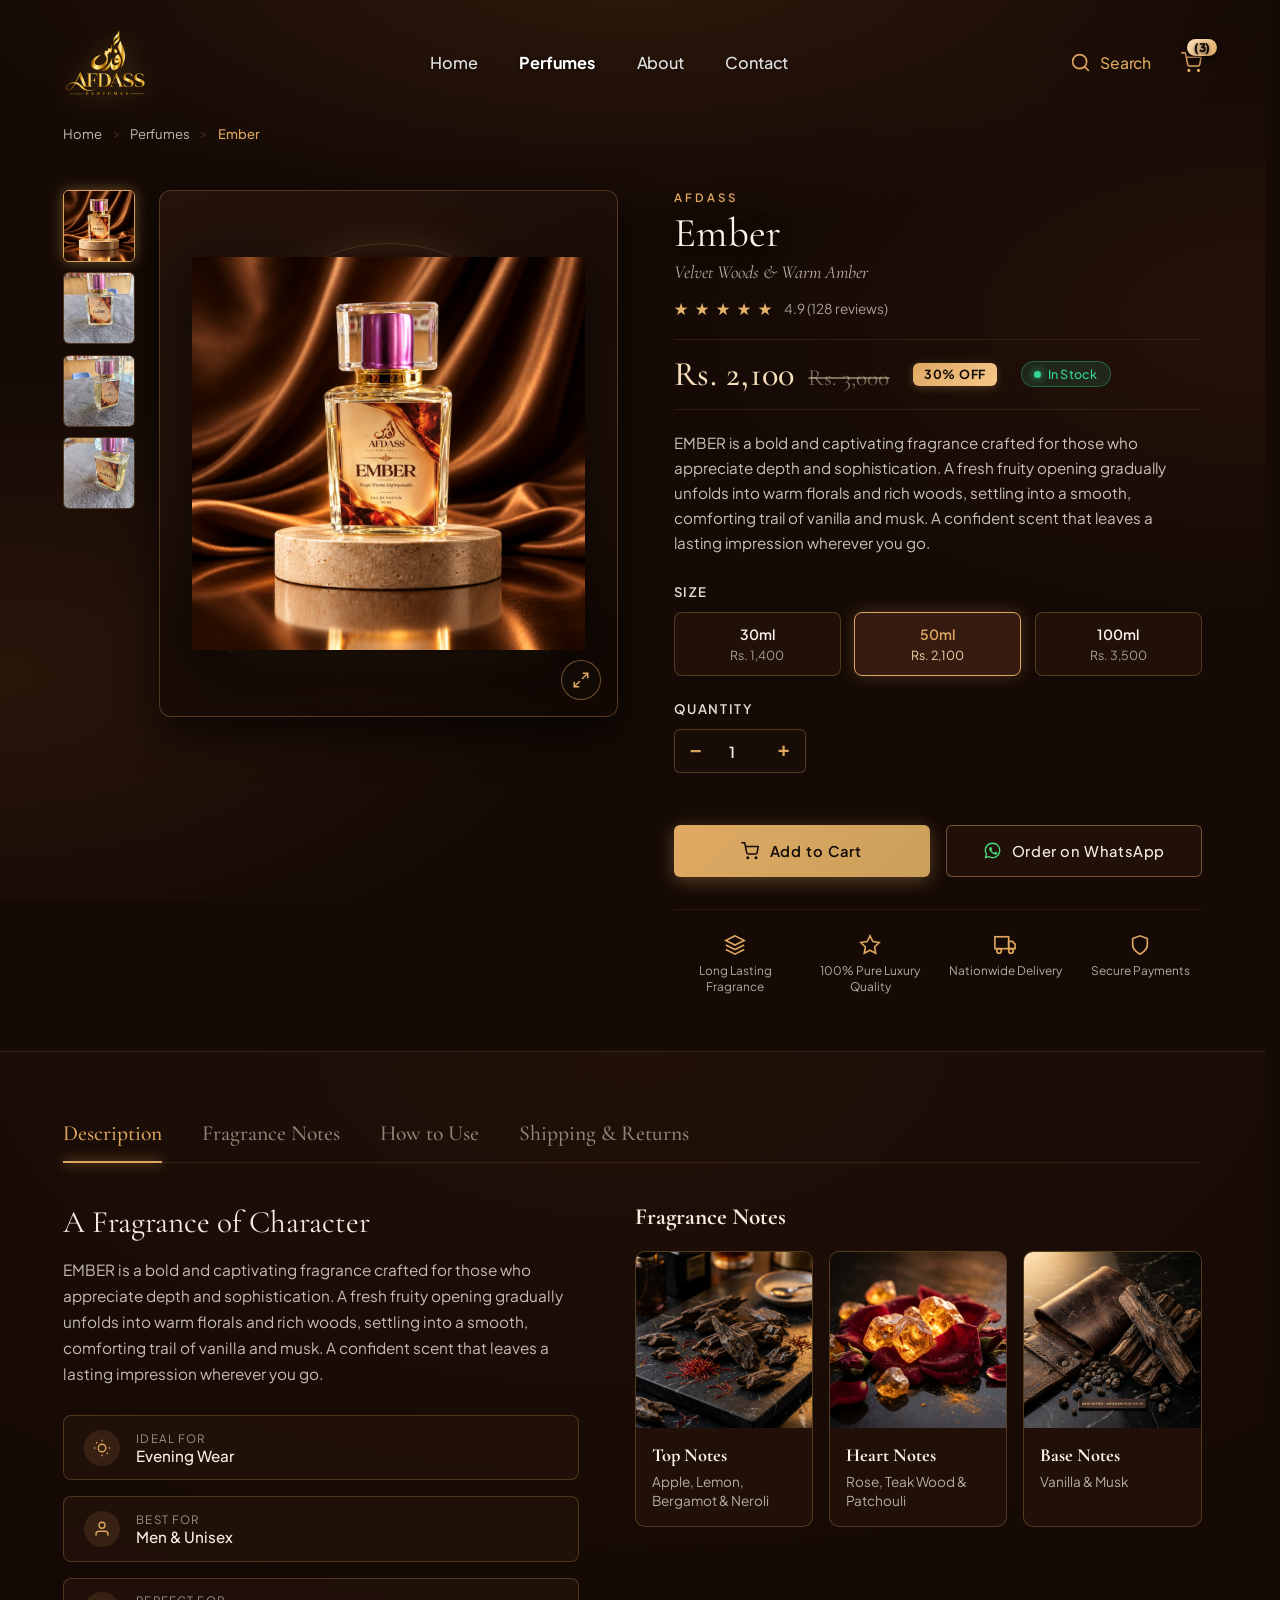
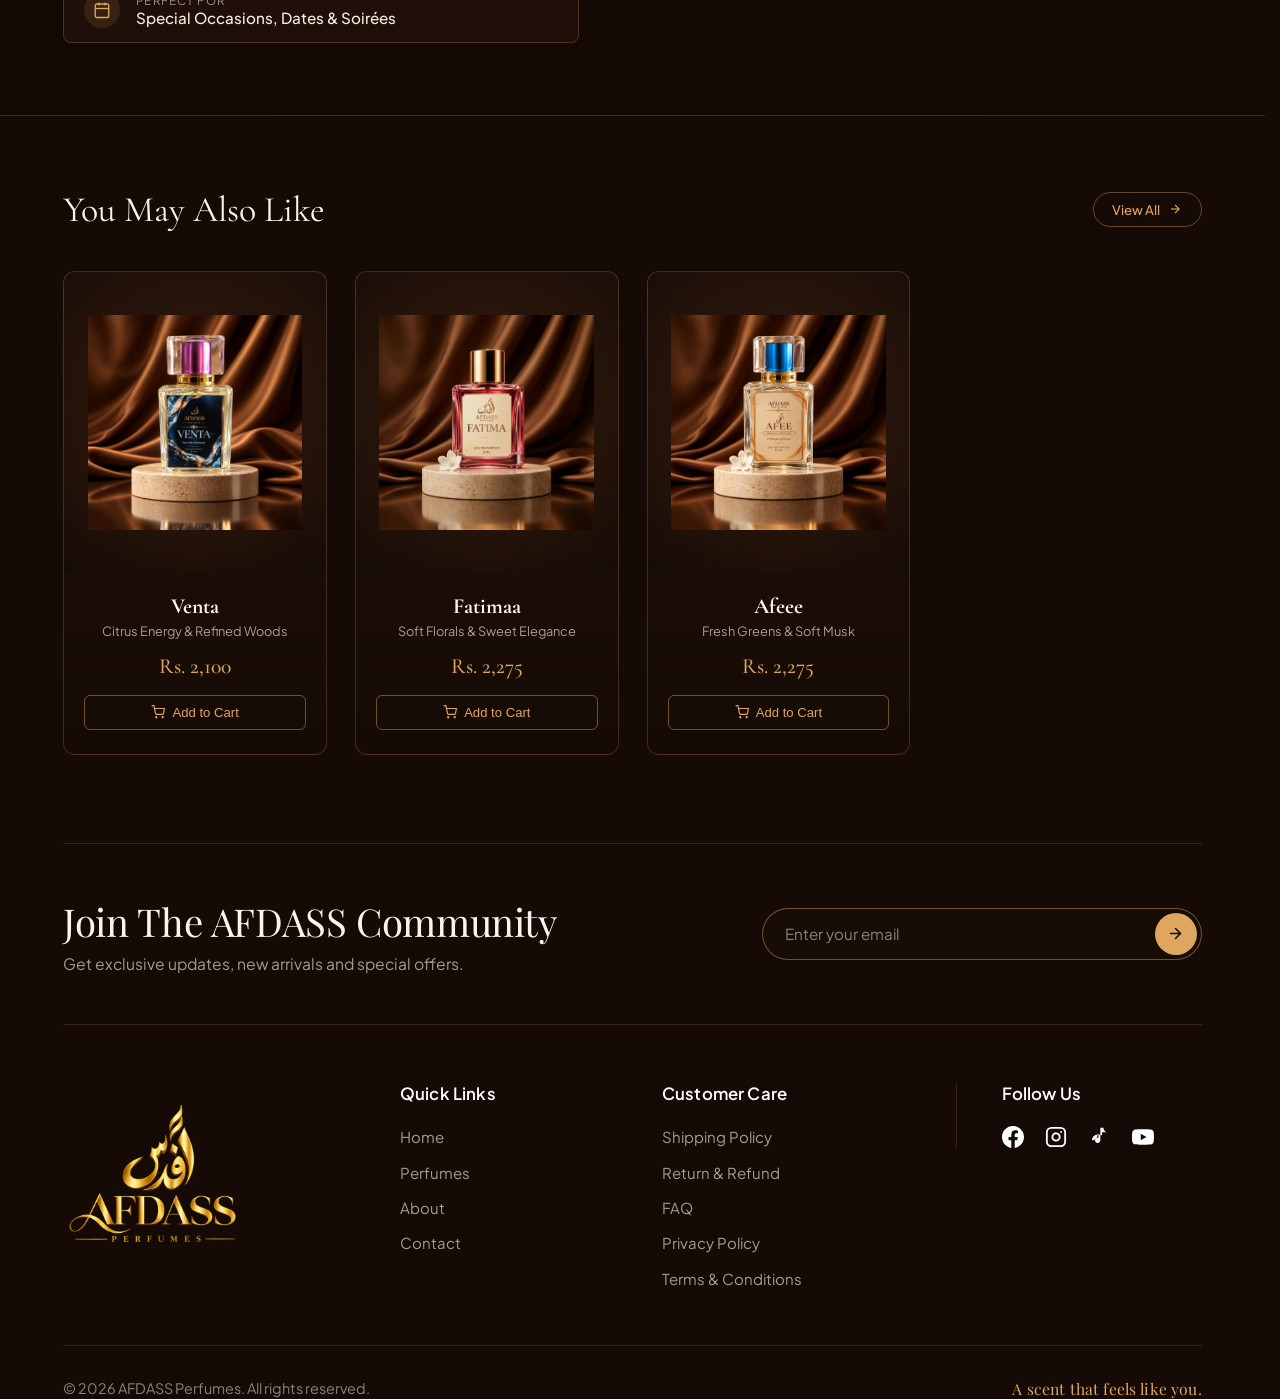
<file: product-detail.html>
<!DOCTYPE html>
<html lang="en">
<head>
  <meta charset="UTF-8" />
  <meta name="viewport" content="width=device-width, initial-scale=1.0" />
  <title>Bespoke 50ml Luxury Fragrance | AFDASS PERFUMES Pakistan</title>
  <meta name="description" content="Handcrafted 50ml Eau de Parfum by AFDASS. Formulated with rich amber, fine woods, and long-lasting notes. Starting from Rs. 2,100 with up to 35% OFF and free nationwide delivery." />
  <meta name="keywords" content="AFDASS perfume, luxury perfume 50ml, buy perfume Pakistan, best long lasting fragrance Pakistan, amber perfume, oud perfume, original perfume" />
  <meta name="author" content="AFDASS PERFUMES" />
  <meta name="robots" content="index, follow" />
  <link rel="canonical" href="https://afdassperfumes.com/product-detail.html" />

  <!-- Open Graph / Facebook / WhatsApp -->
  <meta property="og:type" content="product" />
  <meta property="og:site_name" content="AFDASS PERFUMES" />
  <meta property="og:title" content="AFDASS Haute Parfumerie | Bespoke 50ml Fragrance" />
  <meta property="og:description" content="Discover handcrafted luxury perfumes with rich amber, fine woods, and long-lasting elegance. Starting from Rs. 2,100 with up to 35% OFF with free nationwide shipping." />
  <meta property="og:image" content="https://afdassperfumes.com/assets/og-share.jpg" />
  <meta property="og:image:secure_url" content="https://afdassperfumes.com/assets/og-share.jpg" />
  <meta property="og:image:type" content="image/jpeg" />
  <meta property="og:image:width" content="1200" />
  <meta property="og:image:height" content="630" />
  <meta property="og:image:alt" content="AFDASS Luxury Fragrance" />
  <meta property="og:url" content="https://afdassperfumes.com/product-detail.html" />

  <!-- Twitter Card -->
  <meta name="twitter:card" content="summary_large_image" />
  <meta name="twitter:title" content="AFDASS Haute Parfumerie | Bespoke 50ml Fragrance" />
  <meta name="twitter:description" content="Handcrafted luxury perfumes with rich amber, fine woods, and long-lasting elegance." />
  <meta name="twitter:image" content="https://afdassperfumes.com/assets/og-share.jpg" />

    <!-- Favicon -->
  <link rel="icon" type="image/x-icon" href="favicon.ico" />
  <link rel="icon" type="image/png" sizes="32x32" href="assets/favicon-32x32.png" />
  <link rel="icon" type="image/png" sizes="192x192" href="assets/favicon-192x192.png" />
  <link rel="apple-touch-icon" sizes="180x180" href="assets/favicon-192x192.png" />
  <link rel="apple-touch-icon" sizes="512x512" href="assets/favicon-512x512.png" />
  <link rel="shortcut icon" href="favicon.ico" />

  <link rel="preconnect" href="https://fonts.googleapis.com" />
  <link rel="preconnect" href="https://fonts.gstatic.com" crossorigin />
  <link href="https://fonts.googleapis.com/css2?family=Cormorant+Garamond:ital,wght@0,300;0,400;0,500;0,600;0,700;1,400;1,600&family=Playfair+Display:ital,wght@0,400;0,500;0,600;0,700;1,400&family=Plus+Jakarta+Sans:wght@300;400;500;600;700&family=Cinzel:wght@400;500;600;700&display=swap" rel="stylesheet" />

  <!-- JSON-LD Structured Data: Product -->
  <script type="application/ld+json">
  {
    "@context": "https://schema.org/",
    "@type": "Product",
    "name": "AFDASS Luxury Eau de Parfum",
    "image": [
      "https://afdassperfumes.com/assets/product-ember.jpg",
      "https://afdassperfumes.com/assets/product-venta.jpg",
      "https://afdassperfumes.com/assets/product-fatima.jpg",
      "https://afdassperfumes.com/assets/product-afeee.jpg"
    ],
    "description": "50ml luxury Eau de Parfum handcrafted with rich amber, precious woods, and long-lasting notes.",
    "brand": {
      "@type": "Brand",
      "name": "AFDASS PERFUMES"
    },
    "offers": {
      "@type": "Offer",
      "url": "https://afdassperfumes.com/product-detail.html",
      "priceCurrency": "PKR",
      "price": "3000",
      "priceValidUntil": "2027-12-31",
      "itemCondition": "https://schema.org/NewCondition",
      "availability": "https://schema.org/InStock",
      "shippingDetails": {
        "@type": "OfferShippingDetails",
        "shippingRate": {
          "@type": "MonetaryAmount",
          "value": "0",
          "currency": "PKR"
        },
        "shippingDestination": {
          "@type": "DefinedRegion",
          "addressCountry": "PK"
        }
      }
    },
    "aggregateRating": {
      "@type": "AggregateRating",
      "ratingValue": "4.9",
      "reviewCount": "128"
    }
  }
  </script>

  <!-- Stylesheets -->
  <link rel="stylesheet" href="style.css" />
  <link rel="stylesheet" href="drawer.css" />
  <link rel="stylesheet" href="product-detail.css" />
  <link rel="stylesheet" href="search.css" />

    <!-- Meta Pixel Code -->
    <script>
      !function(f,b,e,v,n,t,s)
      {if(f.fbq)return;n=f.fbq=function(){n.callMethod?
      n.callMethod.apply(n,arguments):n.queue.push(arguments)};
      if(!f._fbq)f._fbq=n;n.push=n;n.loaded=!0;n.version='2.0';
      n.queue=[];t=b.createElement(e);t.async=!0;
      t.src=v;s=b.getElementsByTagName(e)[0];
      s.parentNode.insertBefore(t,s)}(window, document,'script',
      'https://connect.facebook.net/en_US/fbevents.js');
      fbq('init', '979443761891577');
      fbq('track', 'PageView');
    </script>
    <noscript><img height="1" width="1" style="display:none"
      src="https://www.facebook.com/tr?id=979443761891577&ev=PageView&noscript=1"
    /></noscript>
    <!-- End Meta Pixel Code -->

  </head>
<body class="product-page">

  <!-- ===================================================================
       1. HEADER / NAVBAR
       =================================================================== -->
  <header class="navbar navbar-solid" id="mainNavbar">
    <div class="nav-container">
      <!-- Logo -->
      <a href="index.html" class="brand-logo" aria-label="AFDASS PERFUMES Home">
        <img src="assets/logo.png" alt="AFDASS PERFUMES" class="logo-image" />
      </a>

      <!-- Center Nav Links -->
      <nav class="nav-links">
        <a href="index.html" class="nav-link">Home</a>
        <a href="perfumes.html" class="nav-link active">Perfumes</a>
        <a href="about.html" class="nav-link">About</a>
        <a href="contact.html" class="nav-link">Contact</a>
      </nav>

      <!-- Right Action Buttons (Metallic Gold) -->
      <div class="nav-actions">
        <button class="nav-action-btn search-btn" id="btnNavSearch" aria-label="Search">
          <svg class="action-icon" viewBox="0 0 24 24" fill="none" stroke="currentColor" stroke-width="1.8" stroke-linecap="round" stroke-linejoin="round">
            <circle cx="11" cy="11" r="8"></circle>
            <line x1="21" y1="21" x2="16.65" y2="16.65"></line>
          </svg>
          <span>Search</span>
        </button>

        <a href="cart.html" class="nav-action-btn cart-btn" id="btnNavCart" aria-label="Cart">
          <svg class="action-icon" viewBox="0 0 24 24" fill="none" stroke="currentColor" stroke-width="1.8" stroke-linecap="round" stroke-linejoin="round">
            <circle cx="9" cy="21" r="1"></circle>
            <circle cx="20" cy="21" r="1"></circle>
            <path d="M1 1h4l2.68 13.39a2 2 0 0 0 2 1.61h9.72a2 2 0 0 0 2-1.61L23 6H6"></path>
          </svg>
          <span class="cart-badge" id="headerCartCount">(0)</span>
        </a>

        <button class="mobile-toggle" id="mobileMenuBtn" aria-label="Menu">
          <span></span><span></span><span></span>
        </button>
      </div>
    </div>
  </header>

  <!-- Floating Quick Cart Button (Slides in when scrolled down) -->
  <a href="cart.html" class="floating-quick-cart" id="floatingQuickCart" aria-label="Cart">
    <svg class="action-icon" viewBox="0 0 24 24" fill="none" stroke="currentColor" stroke-width="1.8" stroke-linecap="round" stroke-linejoin="round">
      <circle cx="9" cy="21" r="1"></circle>
      <circle cx="20" cy="21" r="1"></circle>
      <path d="M1 1h4l2.68 13.39a2 2 0 0 0 2 1.61h9.72a2 2 0 0 0 2-1.61L23 6H6"></path>
    </svg>
    <span class="quick-cart-text">Cart</span>
    <span class="cart-badge floating-cart-badge">(0)</span>
  </a>

  <!-- Main Content Wrap -->
  <main class="product-page-main">

    <!-- ===================================================================
         2. BREADCRUMBS
         =================================================================== -->
    <nav class="breadcrumb-bar" aria-label="Breadcrumb">
      <div class="detail-container">
        <ol class="breadcrumb-list">
          <li><a href="index.html">Home</a></li>
          <li class="breadcrumb-sep">&gt;</li>
          <li><a href="perfumes.html">Perfumes</a></li>
          <li class="breadcrumb-sep">&gt;</li>
          <li class="breadcrumb-current" id="breadCrumbName">Ember</li>
        </ol>
      </div>
    </nav>

    <!-- ===================================================================
         3. PRODUCT SHOWCASE GRID (Gallery + Details)
         =================================================================== -->
    <section class="product-showcase-section">
      <div class="detail-container">
        <div class="product-showcase-grid">

          <!-- Left Column: Interactive Multi-Angle Gallery -->
          <div class="gallery-col">
            <!-- Vertical Thumbnails Strip -->
            <div class="thumb-carousel-wrap">
              <div class="thumb-track" id="thumbTrack">
                <!-- Dynamically populated by renderProduct() -->
              </div>
            </div>

            <!-- Large Main Display Stage -->
            <div class="main-display-wrap">
              <div class="main-display-inner" id="mainDisplayInner">
                <div class="arch-backlight"></div>
                <img src="assets/bottle-ember.jpg" alt="Ember" class="main-display-img" id="mainProductImg" />
                
                <!-- Zoom Lightbox Button -->
                <button class="btn-expand-zoom" id="btnExpandZoom" aria-label="View Fullscreen">
                  <svg viewBox="0 0 24 24" fill="none" stroke="currentColor" stroke-width="2" stroke-linecap="round" stroke-linejoin="round">
                    <polyline points="15 3 21 3 21 9"></polyline>
                    <polyline points="9 21 3 21 3 15"></polyline>
                    <line x1="21" y1="3" x2="14" y2="10"></line>
                    <line x1="3" y1="21" x2="10" y2="14"></line>
                  </svg>
                </button>
              </div>
            </div>
          </div>

          <!-- Right Column: Product Info & Purchase Controls -->
          <div class="details-col">
            <!-- Brand Badge -->
            <span class="detail-brand-tag">AFDASS</span>

            <!-- Title -->
            <h1 class="detail-prod-title" id="prodTitle">Ember</h1>

            <!-- Scent Profile -->
            <p class="detail-scent-profile" id="prodSubtitle">Velvet Woods &amp; Warm Amber</p>

            <!-- Rating & Reviews -->
            <div class="detail-rating-row">
              <div class="star-rating">
                <span class="star-filled">★</span>
                <span class="star-filled">★</span>
                <span class="star-filled">★</span>
                <span class="star-filled">★</span>
                <span class="star-filled">★</span>
              </div>
              <span class="rating-text" id="prodRatingText">4.9 (128 reviews)</span>
            </div>

            <!-- Price & Stock Row -->
            <div class="detail-price-row">
              <div class="detail-price-box">
                <span class="detail-price" id="prodPrice">Rs. 2,100</span>
                <span class="detail-old-price" id="prodOldPrice">Rs. 3,000</span>
              </div>
              <span class="detail-discount-tag" id="prodDiscountTag">30% OFF</span>
              <span class="detail-stock-badge">
                <span class="stock-dot"></span>
                <span>In Stock</span>
              </span>
            </div>

            <!-- Short Evocative Description -->
            <p class="detail-description-lead" id="prodDescription">
              EMBER is a bold and captivating fragrance crafted for those who appreciate depth and sophistication. A fresh fruity opening gradually unfolds into warm florals and rich woods, settling into a smooth, comforting trail of vanilla and musk. A confident scent that leaves a lasting impression wherever you go.
            </p>

            <!-- Size Selector -->
            <div class="control-block">
              <label class="control-label">Size</label>
              <div class="size-options-grid">
                <button class="size-card-btn" data-size="30ml" data-price="1400" id="sizeBtn30">
                  <span class="size-vol">30ml</span>
                  <span class="size-pr" id="sizePrice30">Rs. 1,400</span>
                </button>
                <button class="size-card-btn active" data-size="50ml" data-price="2100" id="sizeBtn50">
                  <span class="size-vol">50ml</span>
                  <span class="size-pr" id="sizePrice50">Rs. 2,100</span>
                </button>
                <button class="size-card-btn" data-size="100ml" data-price="3500" id="sizeBtn100">
                  <span class="size-vol">100ml</span>
                  <span class="size-pr" id="sizePrice100">Rs. 3,500</span>
                </button>
              </div>
            </div>

            <!-- Quantity Selector -->
            <div class="control-block">
              <label class="control-label">Quantity</label>
              <div class="qty-counter-box">
                <button class="qty-btn" id="qtyMinusBtn" aria-label="Decrease quantity">−</button>
                <input type="number" id="qtyInput" class="qty-input" value="1" min="1" max="10" readonly />
                <button class="qty-btn" id="qtyPlusBtn" aria-label="Increase quantity">+</button>
              </div>
            </div>

            <!-- Action Buttons: Add to Cart & WhatsApp Order -->
            <div class="cta-actions-row">
              <button class="btn-primary-add" id="btnAddToCart">
                <svg viewBox="0 0 24 24" fill="none" stroke="currentColor" stroke-width="2" stroke-linecap="round" stroke-linejoin="round">
                  <circle cx="9" cy="21" r="1"></circle>
                  <circle cx="20" cy="21" r="1"></circle>
                  <path d="M1 1h4l2.68 13.39a2 2 0 0 0 2 1.61h9.72a2 2 0 0 0 2-1.61L23 6H6"></path>
                </svg>
                <span>Add to Cart</span>
              </button>

              <a href="#" class="btn-whatsapp-order" id="btnWhatsApp" target="_blank" rel="noopener noreferrer">
                <svg viewBox="0 0 24 24" fill="currentColor">
                  <path d="M12.04 2C6.58 2 2.13 6.45 2.13 11.91C2.13 13.66 2.59 15.36 3.45 16.86L2.05 22L7.3 20.62C8.75 21.41 10.38 21.83 12.04 21.83C17.5 21.83 21.95 17.38 21.95 11.92C21.95 9.27 20.92 6.78 19.05 4.91C17.18 3.03 14.69 2 12.04 2M12.05 3.67C14.25 3.67 16.31 4.53 17.87 6.09C19.42 7.65 20.28 9.72 20.28 11.92C20.28 16.46 16.58 20.15 12.04 20.15C10.56 20.15 9.11 19.76 7.85 19.01L7.55 18.83L4.43 19.65L5.26 16.61L5.06 16.29C4.24 14.99 3.81 13.47 3.81 11.91C3.81 7.37 7.5 3.67 12.05 3.67M9.53 7.53C9.36 7.53 9.08 7.6 8.84 7.86C8.6 8.12 7.93 8.75 7.93 10.03C7.93 11.31 8.86 12.55 9 12.72C9.13 12.9 10.79 15.46 13.33 16.55C15.44 17.47 15.87 17.29 16.33 17.24C16.8 17.2 17.84 16.62 18.06 16.02C18.27 15.42 18.27 14.9 18.21 14.8C18.15 14.7 17.98 14.64 17.72 14.5C17.47 14.38 16.21 13.76 15.98 13.67C15.75 13.59 15.58 13.55 15.41 13.8C15.24 14.06 14.76 14.64 14.62 14.8C14.47 14.97 14.33 15 14.07 14.87C13.82 14.75 13.01 14.48 12.05 13.62C11.3 12.95 10.79 12.13 10.65 11.89C10.51 11.64 10.63 11.51 10.76 11.38C10.87 11.27 11.01 11.09 11.14 10.94C11.27 10.79 11.31 10.69 11.4 10.52C11.49 10.35 11.44 10.2 11.38 10.07C11.31 9.95 10.83 8.77 10.63 8.28C10.43 7.8 10.23 7.87 10.07 7.86L9.53 7.53Z" />
                </svg>
                <span>Order on WhatsApp</span>
              </a>
            </div>

            <!-- Value Props / Trust Badges Strip -->
            <div class="trust-features-strip">
              <div class="trust-feat-item">
                <svg class="trust-feat-icon" viewBox="0 0 24 24" fill="none" stroke="currentColor" stroke-width="1.8">
                  <path d="M12 2L2 7l10 5 10-5-10-5z"></path>
                  <path d="M2 17l10 5 10-5"></path>
                  <path d="M2 12l10 5 10-5"></path>
                </svg>
                <span>Long Lasting Fragrance</span>
              </div>

              <div class="trust-feat-item">
                <svg class="trust-feat-icon" viewBox="0 0 24 24" fill="none" stroke="currentColor" stroke-width="1.8">
                  <polygon points="12 2 15.09 8.26 22 9.27 17 14.14 18.18 21.02 12 17.77 5.82 21.02 7 14.14 2 9.27 8.91 8.26 12 2"></polygon>
                </svg>
                <span>100% Pure Luxury Quality</span>
              </div>

              <div class="trust-feat-item">
                <svg class="trust-feat-icon" viewBox="0 0 24 24" fill="none" stroke="currentColor" stroke-width="1.8">
                  <rect x="1" y="3" width="15" height="13"></rect>
                  <polygon points="16 8 20 8 23 11 23 16 16 16 16 8"></polygon>
                  <circle cx="5.5" cy="18.5" r="2.5"></circle>
                  <circle cx="18.5" cy="18.5" r="2.5"></circle>
                </svg>
                <span>Nationwide Delivery</span>
              </div>

              <div class="trust-feat-item">
                <svg class="trust-feat-icon" viewBox="0 0 24 24" fill="none" stroke="currentColor" stroke-width="1.8">
                  <path d="M12 22s8-4 8-10V5l-8-3-8 3v7c0 6 8 10 8 10z"></path>
                </svg>
                <span>Secure Payments</span>
              </div>
            </div>

          </div>

        </div>
      </div>
    </section>

    <!-- ===================================================================
         4. INTERACTIVE INFORMATION TABS (Description, Notes, Usage, Shipping)
         =================================================================== -->
    <section class="product-tabs-section">
      <div class="detail-container">

        <!-- Tabs Navigation -->
        <div class="tabs-nav-bar" role="tablist">
          <button class="tab-nav-btn active" role="tab" aria-selected="true" data-tab="description">
            Description
          </button>
          <button class="tab-nav-btn" role="tab" aria-selected="false" data-tab="fragrance-notes">
            Fragrance Notes
          </button>
          <button class="tab-nav-btn" role="tab" aria-selected="false" data-tab="how-to-use">
            How to Use
          </button>
          <button class="tab-nav-btn" role="tab" aria-selected="false" data-tab="shipping-returns">
            Shipping &amp; Returns
          </button>
        </div>

        <!-- Tab 1: Description -->
        <div class="tab-panel active" id="tab-description" role="tabpanel">
          <div class="tab-content-grid">
            <div class="tab-left-narrative">
              <h2 class="tab-heading">A Fragrance of Character</h2>
              <p class="tab-p" id="tabStoryText">
                EMBER is a bold and captivating fragrance crafted for those who appreciate depth and sophistication. A fresh fruity opening gradually unfolds into warm florals and rich woods, settling into a smooth, comforting trail of vanilla and musk. A confident scent that leaves a lasting impression wherever you go.
              </p>
              
              <!-- Attribute Badges Row -->
              <div class="attributes-grid">
                <div class="attr-card">
                  <div class="attr-icon-wrap">
                    <svg viewBox="0 0 24 24" fill="none" stroke="currentColor" stroke-width="1.8">
                      <circle cx="12" cy="12" r="5"></circle>
                      <line x1="12" y1="1" x2="12" y2="3"></line>
                      <line x1="12" y1="21" x2="12" y2="23"></line>
                      <line x1="4.22" y1="4.22" x2="5.64" y2="5.64"></line>
                      <line x1="18.36" y1="18.36" x2="19.78" y2="19.78"></line>
                      <line x1="1" y1="12" x2="3" y2="12"></line>
                      <line x1="21" y1="12" x2="23" y2="12"></line>
                    </svg>
                  </div>
                  <div class="attr-info">
                    <span class="attr-title">Ideal for</span>
                    <span class="attr-val" id="attrIdeal">Evening Wear</span>
                  </div>
                </div>

                <div class="attr-card">
                  <div class="attr-icon-wrap">
                    <svg viewBox="0 0 24 24" fill="none" stroke="currentColor" stroke-width="1.8">
                      <path d="M20 21v-2a4 4 0 0 0-4-4H8a4 4 0 0 0-4 4v2"></path>
                      <circle cx="12" cy="7" r="4"></circle>
                    </svg>
                  </div>
                  <div class="attr-info">
                    <span class="attr-title">Best for</span>
                    <span class="attr-val" id="attrBest">Men &amp; Unisex</span>
                  </div>
                </div>

                <div class="attr-card">
                  <div class="attr-icon-wrap">
                    <svg viewBox="0 0 24 24" fill="none" stroke="currentColor" stroke-width="1.8">
                      <rect x="3" y="4" width="18" height="18" rx="2" ry="2"></rect>
                      <line x1="16" y1="2" x2="16" y2="6"></line>
                      <line x1="8" y1="2" x2="8" y2="6"></line>
                      <line x1="3" y1="10" x2="21" y2="10"></line>
                    </svg>
                  </div>
                  <div class="attr-info">
                    <span class="attr-title">Perfect for</span>
                    <span class="attr-val" id="attrOccasion">Special Occasions, Dates &amp; Soirées</span>
                  </div>
                </div>
              </div>
            </div>

            <!-- Fragrance Notes Preview on Right of Description -->
            <div class="tab-right-notes-box">
              <h3 class="notes-box-heading">Fragrance Notes</h3>
              <div class="notes-cards-row">
                <!-- Top Notes Card -->
                <div class="note-visual-card">
                  <div class="note-card-img-wrap">
                    <img src="assets/note-top-oud.jpg" alt="Top Notes" class="note-card-img" id="noteTopImg" />
                  </div>
                  <div class="note-card-body">
                    <h4 class="note-level">Top Notes</h4>
                    <p class="note-items" id="noteTopText">Apple, Lemon, Bergamot &amp; Neroli</p>
                  </div>
                </div>

                <!-- Heart Notes Card -->
                <div class="note-visual-card">
                  <div class="note-card-img-wrap">
                    <img src="assets/note-heart-amber.jpg" alt="Heart Notes" class="note-card-img" id="noteHeartImg" />
                  </div>
                  <div class="note-card-body">
                    <h4 class="note-level">Heart Notes</h4>
                    <p class="note-items" id="noteHeartText">Rose, Teak Wood &amp; Patchouli</p>
                  </div>
                </div>

                <!-- Base Notes Card -->
                <div class="note-visual-card">
                  <div class="note-card-img-wrap">
                    <img src="assets/note-base-woods.jpg" alt="Base Notes" class="note-card-img" id="noteBaseImg" />
                  </div>
                  <div class="note-card-body">
                    <h4 class="note-level">Base Notes</h4>
                    <p class="note-items" id="noteBaseText">Vanilla &amp; Musk</p>
                  </div>
                </div>
              </div>
            </div>
          </div>
        </div>

        <!-- Tab 2: Full Fragrance Notes -->
        <div class="tab-panel" id="tab-fragrance-notes" role="tabpanel">
          <div class="notes-expanded-wrap">
            <h2 class="tab-heading">The Olfactory Pyramid</h2>
            <p class="tab-p">
              Each layer of this fragrance unfolds sequentially over 12+ hours, creating an evocative transformation from the radiant opening to the smoldering dry-down.
            </p>
            <div class="notes-cards-row full-width-notes">
              <div class="note-visual-card">
                <div class="note-card-img-wrap">
                  <img src="assets/note-top-oud.jpg" alt="Top Notes" class="note-card-img" />
                </div>
                <div class="note-card-body">
                  <span class="note-time">0 — 30 Minutes</span>
                  <h4 class="note-level">Top Notes</h4>
                  <p class="note-items" id="tabNotesTop">Apple, Lemon, Bergamot &amp; Neroli</p>
                  <p class="note-expl">The immediate burst of aromatic brilliance that captivates from the very first spritz.</p>
                </div>
              </div>

              <div class="note-visual-card">
                <div class="note-card-img-wrap">
                  <img src="assets/note-heart-amber.jpg" alt="Heart Notes" class="note-card-img" />
                </div>
                <div class="note-card-body">
                  <span class="note-time">30 Mins — 4 Hours</span>
                  <h4 class="note-level">Heart Notes</h4>
                  <p class="note-items" id="tabNotesHeart">Rose, Teak Wood &amp; Patchouli</p>
                  <p class="note-expl">The opulent soul of the perfume that radiates warmth and magnetic sillage.</p>
                </div>
              </div>

              <div class="note-visual-card">
                <div class="note-card-img-wrap">
                  <img src="assets/note-base-woods.jpg" alt="Base Notes" class="note-card-img" />
                </div>
                <div class="note-card-body">
                  <span class="note-time">4 — 14+ Hours</span>
                  <h4 class="note-level">Base Notes</h4>
                  <p class="note-items" id="tabNotesBase">Vanilla &amp; Musk</p>
                  <p class="note-expl">The lingering, sensual foundation that settles deeply on skin and fabrics.</p>
                </div>
              </div>
            </div>
          </div>
        </div>

        <!-- Tab 3: How to Use -->
        <div class="tab-panel" id="tab-how-to-use" role="tabpanel">
          <div class="tab-simple-content">
            <h2 class="tab-heading">Application &amp; Longevity Ritual</h2>
            <div class="usage-steps-grid">
              <div class="usage-step-card">
                <span class="step-num">01</span>
                <h4 class="step-title">Pulse Points</h4>
                <p class="step-desc">Apply 2–3 spritzes directly to pulse points: the base of the neck, inner wrists, and behind the ears where body heat amplifies sillage.</p>
              </div>
              <div class="usage-step-card">
                <span class="step-num">02</span>
                <h4 class="step-title">Do Not Rub</h4>
                <p class="step-desc">Allow the perfume to dry naturally on the skin. Rubbing wrists together fractures delicate top notes and diminishes longevity.</p>
              </div>
              <div class="usage-step-card">
                <span class="step-num">03</span>
                <h4 class="step-title">Proper Storage</h4>
                <p class="step-desc">Keep your crystal bottle away from direct sunlight and humid bathrooms. Store in a cool, dark wardrobe to preserve the essences for years.</p>
              </div>
            </div>
          </div>
        </div>

        <!-- Tab 4: Shipping & Returns -->
        <div class="tab-panel" id="tab-shipping-returns" role="tabpanel">
          <div class="tab-simple-content">
            <h2 class="tab-heading">Nationwide Delivery &amp; Guarantee</h2>
            <div class="shipping-grid">
              <div class="ship-info-card">
                <h4 class="ship-card-title">Express Shipping Across Pakistan</h4>
                <p class="ship-card-desc">Orders are dispatched within 24 hours. Delivery takes 2–4 business days across Karachi, Lahore, Islamabad, Peshawar, Quetta, and all major cities via premium courier partners.</p>
              </div>
              <div class="ship-info-card">
                <h4 class="ship-card-title">Cash on Delivery (COD) Available</h4>
                <p class="ship-card-desc">Pay with cash upon delivery right at your doorstep, or securely via Bank Transfer and JazzCash/Easypaisa.</p>
              </div>
              <div class="ship-info-card">
                <h4 class="ship-card-title">7-Day Hassle-Free Exchange</h4>
                <p class="ship-card-desc">If your bottle arrives damaged or unsealed, contact our concierge on WhatsApp within 7 days for an immediate replacement with zero questions asked.</p>
              </div>
            </div>
          </div>
        </div>

      </div>
    </section>

    <!-- ===================================================================
         5. RELATED PRODUCTS: "YOU MAY ALSO LIKE"
         =================================================================== -->
    <section class="related-section">
      <div class="detail-container">
        <div class="related-header">
          <h2 class="related-title">You May Also Like</h2>
          <a href="perfumes.html" class="btn-view-all">
            <span>View All</span>
            <svg viewBox="0 0 24 24" fill="none" stroke="currentColor" stroke-width="2">
              <line x1="5" y1="12" x2="19" y2="12"></line>
              <polyline points="12 5 19 12 12 19"></polyline>
            </svg>
          </a>
        </div>

        <!-- Related Perfumes Grid -->
        <div class="related-grid" id="relatedGrid">
          <!-- Dynamically populated via JS -->
        </div>
      </div>
    </section>

  </main>

  <!-- ===================================================================
       6. FOOTER
       =================================================================== -->
  <footer class="footer">
    <div class="footer-container">

      <!-- Newsletter Banner -->
      <div class="footer-newsletter-row">
        <div class="newsletter-text-wrap">
          <h2 class="newsletter-title">Join The AFDASS Community</h2>
          <p class="newsletter-subtitle">Get exclusive updates, new arrivals and special offers.</p>
        </div>
        <form class="newsletter-form" onsubmit="event.preventDefault(); alert('Thank you for joining the AFDASS community!');">
          <input 
            type="email" 
            class="newsletter-input" 
            placeholder="Enter your email" 
            required 
          />
          <button type="submit" class="btn-newsletter-submit" aria-label="Subscribe">
            <svg class="submit-arrow" viewBox="0 0 24 24" fill="none" stroke="currentColor" stroke-width="2.2" stroke-linecap="round" stroke-linejoin="round">
              <line x1="5" y1="12" x2="19" y2="12"></line>
              <polyline points="12 5 19 12 12 19"></polyline>
            </svg>
          </button>
        </form>
      </div>

      <!-- Main Footer Columns (4-Col Grid) -->
      <div class="footer-main-grid">

        <!-- Col 1: Official Logo -->
        <div class="footer-col brand-col">
          <a href="index.html" class="footer-logo-link">
            <img src="assets/logo.png" alt="AFDASS PERFUMES" class="footer-logo-img" />
          </a>
        </div>

        <!-- Col 2: Quick Links -->
        <div class="footer-col footer-accordion-col">
          <h3 class="footer-col-title footer-accordion-toggle">
            <span>Quick Links</span>
            <span class="footer-accordion-icon">
              <svg viewBox="0 0 24 24" fill="none" stroke="currentColor" stroke-width="2" stroke-linecap="round" stroke-linejoin="round">
                <polyline points="6 9 12 15 18 9"></polyline>
              </svg>
            </span>
          </h3>
          <ul class="footer-links-list">
            <li><a href="index.html" class="footer-link">Home</a></li>
            <li><a href="perfumes.html" class="footer-link">Perfumes</a></li>
            <li><a href="about.html" class="footer-link">About</a></li>
            <li><a href="contact.html" class="footer-link">Contact</a></li>
          </ul>
        </div>

        <!-- Col 3: Customer Care -->
        <div class="footer-col footer-accordion-col">
          <h3 class="footer-col-title footer-accordion-toggle">
            <span>Customer Care</span>
            <span class="footer-accordion-icon">
              <svg viewBox="0 0 24 24" fill="none" stroke="currentColor" stroke-width="2" stroke-linecap="round" stroke-linejoin="round">
                <polyline points="6 9 12 15 18 9"></polyline>
              </svg>
            </span>
          </h3>
          <ul class="footer-links-list">
            <li><a href="contact.html" class="footer-link">Shipping Policy</a></li>
            <li><a href="contact.html" class="footer-link">Return &amp; Refund</a></li>
            <li><a href="contact.html#faq" class="footer-link">FAQ</a></li>
            <li><a href="contact.html" class="footer-link">Privacy Policy</a></li>
            <li><a href="contact.html" class="footer-link">Terms &amp; Conditions</a></li>
          </ul>
        </div>

        <!-- Col 4: Follow Us -->
        <div class="footer-col follow-col footer-accordion-col">
          <h3 class="footer-col-title footer-accordion-toggle">
            <span>Follow Us</span>
            <span class="footer-accordion-icon">
              <svg viewBox="0 0 24 24" fill="none" stroke="currentColor" stroke-width="2" stroke-linecap="round" stroke-linejoin="round">
                <polyline points="6 9 12 15 18 9"></polyline>
              </svg>
            </span>
          </h3>
          <div class="footer-social-row footer-accordion-content">
            <!-- Facebook -->
            <a href="https://facebook.com" target="_blank" rel="noopener" class="social-icon-btn" aria-label="Facebook">
              <svg viewBox="0 0 24 24" fill="currentColor">
                <path d="M24 12.073c0-6.627-5.373-12-12-12s-12 5.373-12 12c0 5.99 4.388 10.954 10.125 11.854v-8.385H7.078v-3.47h3.047V9.43c0-3.007 1.792-4.669 4.533-4.669 1.312 0 2.686.235 2.686.235v2.953H15.83c-1.491 0-1.956.925-1.956 1.874v2.25h3.328l-.532 3.47h-2.796v8.385C19.612 23.027 24 18.062 24 12.073z"/>
              </svg>
            </a>
            <!-- Instagram -->
            <a href="https://instagram.com" target="_blank" rel="noopener" class="social-icon-btn" aria-label="Instagram">
              <svg viewBox="0 0 24 24" fill="none" stroke="currentColor" stroke-width="2" stroke-linecap="round" stroke-linejoin="round">
                <rect x="2" y="2" width="20" height="20" rx="5" ry="5"></rect>
                <path d="M16 11.37A4 4 0 1 1 12.63 8 4 4 0 0 1 16 11.37z"></path>
                <line x1="17.5" y1="6.5" x2="17.51" y2="6.5"></line>
              </svg>
            </a>
            <!-- TikTok -->
            <a href="https://tiktok.com" target="_blank" rel="noopener" class="social-icon-btn" aria-label="TikTok">
              <svg viewBox="0 0 24 24" fill="currentColor">
                <path d="M19.59 6.69a4.83 4.83 0 0 1-3.77-4.25V2h-3.45v13.67a2.89 2.89 0 0 1-5.2 1.74 2.89 2.89 0 0 1 2.31-4.64c.29 0 .57.04.84.11V9.37a6.34 6.34 0 0 0-.84-.06 6.34 6.34 0 0 0-6.34 6.34 6.34 6.34 0 0 0 6.34-6.34V8.5a8.28 8.28 0 0 0 4.77 1.48V6.69z"/>
              </svg>
            </a>
            <!-- YouTube -->
            <a href="https://youtube.com" target="_blank" rel="noopener" class="social-icon-btn" aria-label="YouTube">
              <svg viewBox="0 0 24 24" fill="currentColor">
                <path d="M23.498 6.186a3.016 3.016 0 0 0-2.122-2.136C19.505 3.545 12 3.545 12 3.545s-7.505 0-9.377.505A3.017 3.017 0 0 0 .502 6.186C0 8.07 0 12 0 12s0 3.93.502 5.814a3.016 3.016 0 0 0 2.122 2.136c1.871.505 9.376.505 9.376.505s7.505 0 9.377-.505a3.015 3.015 0 0 0 2.122-2.136C24 15.93 24 12 24 12s0-3.93-.502-5.814zM9.545 15.568V8.432L15.818 12l-6.273 3.568z"/>
              </svg>
            </a>
          </div>
        </div>

      </div>

      <!-- Bottom Copyright Bar -->
      <div class="footer-bottom-bar">
        <p class="footer-copyright">&copy; 2026 AFDASS Perfumes. All rights reserved.</p>
        <p class="footer-tagline">A scent that feels like you.</p>
      </div>

    </div>
  </footer>

  <!-- ===================================================================
       7. FULLSCREEN LIGHTBOX MODAL
       =================================================================== -->
  <div class="lightbox-modal" id="lightboxModal" aria-hidden="true">
    <div class="lightbox-backdrop" id="lightboxBackdrop"></div>
    <div class="lightbox-dialog">
      <button class="lightbox-close" id="lightboxClose" aria-label="Close fullscreen">&times;</button>
      <img src="assets/bottle-ember.jpg" alt="Fullscreen View" class="lightbox-img" id="lightboxImg" />
    </div>
  </div>

  <!-- Mobile Drawer Menu & Frosted Backdrop -->
  <div class="drawer-backdrop" id="drawerBackdrop"></div>
  <aside class="mobile-drawer" id="mobileDrawer" aria-label="Mobile Navigation">
    <div class="drawer-header">
      <img src="assets/logo.png" alt="AFDASS PERFUMES" class="drawer-logo" />
      <button class="drawer-close" id="drawerCloseBtn" type="button" aria-label="Close Menu">&times;</button>
    </div>
    <nav class="mobile-nav-list">
      <a href="index.html" class="mobile-link">Home</a>
      <a href="perfumes.html" class="mobile-link active">Perfumes</a>
      <a href="about.html" class="mobile-link">About</a>
      <a href="contact.html" class="mobile-link">Contact</a>
      <a href="cart.html" class="mobile-link">Cart</a>
    </nav>
    <div class="drawer-cta">
      <a href="https://wa.me/923125797051" target="_blank" rel="noopener" class="drawer-wa-btn">
        <svg class="drawer-wa-icon" width="20" height="20" viewBox="0 0 24 24" fill="#25d366">
          <path d="M12.04 2C6.58 2 2.13 6.45 2.13 11.91C2.13 13.66 2.59 15.36 3.45 16.86L2.05 22L7.3 20.62C8.75 21.41 10.38 21.83 12.04 21.83C17.5 21.83 21.95 17.38 21.95 11.92C21.95 9.27 20.92 6.78 19.05 4.91C17.18 3.03 14.69 2 12.04 2M12.05 3.67C14.25 3.67 16.31 4.53 17.87 6.09C19.42 7.65 20.28 9.72 20.28 11.92C20.28 16.46 16.58 20.15 12.04 20.15C10.56 20.15 9.11 19.76 7.85 19.01L7.55 18.83L4.43 19.65L5.26 16.61L5.06 16.29C4.24 14.99 3.81 13.47 3.81 11.91C3.81 7.37 7.5 3.67 12.05 3.67M9.53 7.53C9.36 7.53 9.08 7.6 8.84 7.86C8.6 8.12 7.93 8.75 7.93 10.03C7.93 11.31 8.86 12.55 9 12.72C9.13 12.9 10.79 15.46 13.33 16.55C15.44 17.47 15.87 17.29 16.33 17.24C16.8 17.2 17.84 16.62 18.06 16.02C18.27 15.42 18.27 14.9 18.21 14.8C18.15 14.7 17.98 14.64 17.72 14.5C17.47 14.38 16.21 13.76 15.98 13.67C15.75 13.59 15.58 13.55 15.41 13.8C15.24 14.06 14.76 14.64 14.62 14.8C14.47 14.97 14.33 15 14.07 14.87C13.82 14.75 13.01 14.48 12.05 13.62C11.3 12.95 10.79 12.13 10.65 11.89C10.51 11.64 10.63 11.51 10.76 11.38C10.87 11.27 11.01 11.09 11.14 10.94C11.27 10.79 11.31 10.69 11.4 10.52C11.49 10.35 11.44 10.2 11.38 10.07C11.31 9.95 10.83 8.77 10.63 8.28C10.43 7.8 10.23 7.87 10.07 7.86L9.53 7.53Z"/>
        </svg>
        <span>Order via WhatsApp</span>
      </a>
      <p class="drawer-tagline">A scent that feels like you.</p>
    </div>
  </aside>

  <!-- JavaScript -->
  <script src="product-detail.js"></script>
  <script src="search.js"></script>
</body>
</html>
</file>
<file: style.css>
/* ===================================================================
   AFDASS PERFUMES - FULL VIEWPORT LUXURY HERO SECTION
   Full Height 100vh (Zero Bottom Gaps / Zero Black Bars)
   =================================================================== */

:root {
  color-scheme: dark;
  /* Refined Metallic Gold Accents */
  --gold-primary: #dea65f;
  --gold-hover: #eab775;
  --gold-tag: #b88947;
  --gold-title: #edd6b4;
  --gold-bronze: #8a5a32;
  --gold-hairline: rgba(222, 166, 95, 0.16);

  /* Haute Parfumerie Warm Bronze, Roasted Cocoa & Silk Amber Palette (matching Hero section) */
  --bg-deep-noir: #130804;
  --bg-espresso-base: #180c06;
  --bg-espresso-card: #201008;
  --bg-chocolate-rich: #27140b;
  --bg-chocolate-card: #2f180e;
  --bg-chocolate-accent: #3a1e12;

  --text-pure: #ffffff;
  --text-nav: #a8a8a9;
  --text-desc: #a59e95;
  --text-badge-title: #e4e2de;
  --text-badge-sub: #8c8378;

  --font-serif: 'Playfair Display', Georgia, serif;
  --font-sans: 'Plus Jakarta Sans', -apple-system, BlinkMacSystemFont, 'Segoe UI', Roboto, sans-serif;
}

*, *::before, *::after {
  box-sizing: border-box;
  margin: 0;
  padding: 0;
}

/* Stable single scrollbar & smooth seamless page transitions */
html {
  overflow-x: hidden;
  scrollbar-gutter: stable;
}

body {
  animation: afdassPageFade 0.22s cubic-bezier(0.16, 1, 0.3, 1) backwards;
}

@keyframes afdassPageFade {
  0% {
    opacity: 0.80;
  }
  100% {
    opacity: 1;
  }
}

/* Remove typing cursor / text caret on non-interactive elements */
body {
  user-select: none;
  -webkit-user-select: none;
  -moz-user-select: none;
  -ms-user-select: none;
}

input, textarea, select, [contenteditable] {
  user-select: text;
  -webkit-user-select: text;
  -moz-user-select: text;
  -ms-user-select: text;
  cursor: text;
}

html, body {
  width: 100%;
  min-height: 100%;
  background-color: #150a05;
  background-image: 
    radial-gradient(ellipse 80% 50% at 50% -20%, rgba(185, 105, 48, 0.16) 0%, transparent 60%),
    radial-gradient(ellipse 60% 40% at 100% 40%, rgba(150, 78, 32, 0.12) 0%, transparent 50%),
    radial-gradient(ellipse 70% 50% at 0% 80%, rgba(185, 105, 48, 0.10) 0%, transparent 50%);
  background-attachment: fixed;
  color: var(--text-pure);
  font-family: var(--font-sans);
  -webkit-font-smoothing: antialiased;
  overflow-x: hidden;
}

/* Master Stage - Full 100vh Viewport Height (Exact match to Mockup) */
.hero-stage {
  position: relative;
  width: 100%;
  min-height: 100vh;
  min-height: 100dvh;
  display: flex;
  flex-direction: column;
  justify-content: space-between;
  overflow: hidden;
  background-color: #120505;
}

/* Master Background Layer - Fills Full 100vh */
.hero-bg-layer {
  position: absolute;
  top: 0;
  left: 0;
  width: 100%;
  height: 100%;
  z-index: 1;
}

.master-bg-image {
  width: 100%;
  height: 100%;
  object-fit: cover;
  object-position: right center;
  display: block;
}

/* Subtle Vignette for Text Contrast */
.bg-vignette-overlay {
  position: absolute;
  inset: 0;
  background: linear-gradient(
    90deg,
    rgba(18, 6, 5, 0.78) 0%,
    rgba(18, 6, 5, 0.48) 38%,
    rgba(18, 6, 5, 0.12) 65%,
    transparent 100%
  );
  pointer-events: none;
}

/* ===================================================================
   TOP NAVBAR
   =================================================================== */

.navbar {
  position: relative;
  width: 100%;
  z-index: 30;
  padding: 1.25rem 0 0 0;
  box-sizing: border-box;
}

.navbar-in-hero,
.navbar.navbar-in-hero {
  position: absolute;
  top: 0;
  left: 0;
  right: 0;
  width: 100%;
  z-index: 30;
  padding: 1.25rem 0 0 0;
  box-sizing: border-box;
}

.nav-container {
  max-width: 1440px;
  margin: 0 auto;
  padding: 0 5%;
  display: flex;
  align-items: center;
  justify-content: space-between;
  width: 100%;
  box-sizing: border-box;
}

/* Brand Logo */
.brand-logo {
  display: inline-flex;
  align-items: center;
  justify-content: flex-start;
  text-decoration: none;
  transition: opacity 0.2s ease;
}

.brand-logo:hover {
  opacity: 0.92;
}

.logo-image {
  height: 85px;
  width: auto;
  object-fit: contain;
  filter: drop-shadow(0 4px 14px rgba(222, 166, 95, 0.35));
}

/* Center Links (Exact Match to User Reference Screenshot) */
.nav-links {
  display: flex;
  align-items: center;
  justify-content: center;
  gap: 2.6rem;
}

.nav-link {
  font-family: var(--font-sans);
  font-size: 1.02rem;
  font-weight: 500;
  color: rgba(255, 255, 255, 0.88);
  text-decoration: none;
  letter-spacing: -0.01em;
  transition: all 0.2s ease;
  position: relative;
  padding: 0.25rem 0;
  text-shadow: 0 1px 4px rgba(0, 0, 0, 0.65);
}

.nav-link:hover {
  color: #ffffff;
  opacity: 1;
}

.nav-link.active {
  color: #ffffff;
  font-weight: 700;
  text-shadow: 0 1px 6px rgba(0, 0, 0, 0.8);
}

/* Right Nav Actions (Exact Match to User Reference Screenshot) */
.nav-actions {
  display: flex;
  align-items: center;
  justify-content: flex-end;
  gap: 1.85rem;
}

.nav-action-btn {
  background: none;
  border: none;
  display: inline-flex;
  align-items: center;
  gap: 0.55rem;
  color: #dea65f;
  font-family: var(--font-sans);
  font-size: 0.98rem;
  font-weight: 500;
  cursor: pointer;
  text-decoration: none;
  transition: all 0.2s ease;
  letter-spacing: -0.01em;
  padding: 0.25rem 0;
}

.nav-action-btn span {
  color: #dea65f;
  font-family: var(--font-sans);
  font-size: 0.98rem;
  font-weight: 500;
  letter-spacing: -0.01em;
  text-shadow: 0 1px 3px rgba(0, 0, 0, 0.75);
  transition: color 0.2s ease;
}

.nav-action-btn:hover,
.nav-action-btn:hover span {
  color: #f7d197;
  transform: translateY(-1px);
}

.action-icon {
  width: 21px;
  height: 21px;
  stroke: #dea65f;
  stroke-width: 1.8;
  display: block;
  flex-shrink: 0;
  transition: stroke 0.2s ease;
}

.nav-action-btn:hover .action-icon {
  stroke: #f7d197;
}

/* Shopping Cart Icon with Oval (0) Gold Pill Badge */
.cart-btn {
  position: relative;
  display: inline-flex;
  align-items: center;
}

.cart-btn .cart-badge {
  position: absolute;
  top: -9px;
  right: -15px;
  background: linear-gradient(135deg, #fae2bc 0%, #dea65f 100%);
  color: #0c0503 !important;
  font-family: var(--font-sans);
  font-size: 0.74rem;
  font-weight: 800 !important;
  padding: 1.5px 6.5px;
  border-radius: 999px;
  display: flex;
  align-items: center;
  justify-content: center;
  line-height: 1.15;
  box-shadow: 0 2px 8px rgba(0, 0, 0, 0.75);
  letter-spacing: -0.02em;
  white-space: nowrap;
  -webkit-font-smoothing: antialiased;
}

/* Mobile Toggle */
.mobile-toggle {
  display: none;
  background: none;
  border: none;
  cursor: pointer;
  flex-direction: column;
  gap: 4px;
}

.mobile-toggle span {
  display: block;
  width: 22px;
  height: 2px;
  background: #ffffff;
}

.mobile-drawer {
  display: none;
}

/* ===================================================================
   HERO CONTENT OVERLAY (EXACT TO MOCKUP)
   =================================================================== */

.hero-content-wrapper {
  position: relative;
  z-index: 20;
  flex: 1;
  display: flex;
  align-items: center;
  max-width: 1440px;
  width: 100%;
  margin: 0 auto;
  padding: 2rem 5% 1.5rem 5%;
  box-sizing: border-box;
}

.hero-left-content {
  max-width: 620px;
  display: flex;
  flex-direction: column;
  justify-content: center;
  align-items: flex-start;
  text-align: left;
}

/* Eyebrow: A FRAGRANCE FOR */
.hero-eyebrow {
  font-family: 'Cinzel', 'Plus Jakarta Sans', serif;
  font-size: clamp(1rem, 1.35vw, 1.25rem);
  font-weight: 600;
  letter-spacing: 0.28em;
  color: #dfa963;
  text-transform: uppercase;
  margin-bottom: 0.85rem;
  display: block;
  text-shadow: 0 2px 10px rgba(0, 0, 0, 0.8);
}

/* Main Headline: YOUR EVERY MOMENT */
.hero-headline {
  font-family: 'Cormorant Garamond', 'Cinzel', Georgia, serif;
  font-size: clamp(3.0rem, 5.2vw, 4.8rem);
  font-weight: 700;
  line-height: 1.02;
  letter-spacing: 0.04em;
  text-transform: uppercase;
  margin: 0 0 1.35rem 0;
  background: linear-gradient(180deg, #ffffff 0%, #fae6cb 30%, #dea65f 70%, #aa7233 100%);
  -webkit-background-clip: text;
  -webkit-text-fill-color: transparent;
  filter: drop-shadow(0 6px 30px rgba(0, 0, 0, 0.85));
}

/* Sparkle Divider */
.hero-sparkle-divider {
  display: flex;
  align-items: center;
  gap: 1.25rem;
  width: 100%;
  max-width: 480px;
  margin-bottom: 2.2rem;
}

.hero-sparkle-divider .divider-line {
  flex: 1;
  height: 1px;
}

.hero-sparkle-divider .divider-line:first-child {
  background: linear-gradient(90deg, transparent 0%, rgba(222, 166, 95, 0.75) 100%);
}

.hero-sparkle-divider .divider-line:last-child {
  background: linear-gradient(270deg, transparent 0%, rgba(222, 166, 95, 0.75) 100%);
}

.hero-sparkle-divider .sparkle-symbol {
  color: #fce5c6;
  font-size: 1.25rem;
  text-shadow: 0 0 14px #dea65f, 0 0 24px #dea65f;
  line-height: 1;
  display: inline-block;
}

/* CTA Pill Button: Shop Collection -> */
.hero-cta-area {
  display: flex;
  align-items: center;
  margin-bottom: 0;
}

.btn-shop-collection {
  display: inline-flex;
  align-items: center;
  gap: 0.75rem;
  background: linear-gradient(135deg, #f7d6a5 0%, #dea65f 100%);
  color: #120505;
  font-family: var(--font-sans);
  font-size: 1.02rem;
  font-weight: 700;
  letter-spacing: 0.02em;
  padding: 0.95rem 2.4rem;
  border-radius: 999px;
  text-decoration: none;
  box-shadow: 0 6px 28px rgba(222, 166, 95, 0.45), 0 0 35px rgba(222, 166, 95, 0.25);
  transition: all 0.3s cubic-bezier(0.16, 1, 0.3, 1);
}

.btn-shop-collection:hover {
  background: linear-gradient(135deg, #fae2bc 0%, #ebb46e 100%);
  transform: translateY(-2px) scale(1.02);
  box-shadow: 0 10px 36px rgba(222, 166, 95, 0.6), 0 0 45px rgba(222, 166, 95, 0.4);
  color: #120505;
}

.btn-shop-collection .arrow-icon {
  width: 18px;
  height: 18px;
  transition: transform 0.25s ease;
}

.btn-shop-collection:hover .arrow-icon {
  transform: translateX(5px);
}

/* ===================================================================
   FLOATING TRUST FEATURES STRIP (EXACT TO MOCKUP)
   =================================================================== */

.hero-trust-strip-container {
  position: relative;
  z-index: 25;
  width: 100%;
  padding: 0 5% 2.2rem 5%;
  margin-top: auto;
  display: flex;
  justify-content: center;
  box-sizing: border-box;
}

.hero-trust-strip {
  display: flex;
  align-items: center;
  justify-content: space-around;
  width: 100%;
  max-width: 1220px;
  background: rgba(26, 9, 8, 0.72);
  backdrop-filter: blur(16px);
  -webkit-backdrop-filter: blur(16px);
  border: 1.5px solid rgba(222, 166, 95, 0.32);
  border-radius: 999px;
  padding: 1rem 2.5rem;
  box-shadow: 0 16px 45px rgba(0, 0, 0, 0.75), 0 0 30px rgba(222, 166, 95, 0.12);
  box-sizing: border-box;
}

.hero-trust-item {
  display: flex;
  align-items: center;
  gap: 1rem;
}

.trust-item-icon {
  width: 32px;
  height: 32px;
  display: flex;
  align-items: center;
  justify-content: center;
  color: var(--gold-primary);
  flex-shrink: 0;
}

.trust-item-icon svg {
  width: 26px;
  height: 26px;
  stroke: var(--gold-primary);
}

.trust-item-text {
  font-family: var(--font-sans);
  font-size: 0.92rem;
  font-weight: 500;
  color: #ede5da;
  line-height: 1.35;
  letter-spacing: 0.01em;
  white-space: nowrap;
}

.trust-br-mobile {
  display: none;
}

.trust-item-divider {
  width: 1px;
  height: 34px;
  background: rgba(222, 166, 95, 0.28);
}

.badge-subheading {
  font-family: var(--font-sans);
  font-size: 0.74rem;
  font-weight: 400;
  color: #9c9994;
  line-height: 1.25;
}

/* ===================================================================
   RESPONSIVE DESIGN (Tablets & Mobile)
   =================================================================== */

@media (max-width: 1024px) {
  .hero-stage {
    height: auto;
    min-height: 100vh;
  }

  .nav-container {
    grid-template-columns: 1fr auto;
  }

  .nav-links {
    display: none;
  }

  .mobile-toggle {
    display: flex;
  }

  /* Mobile Drawer Backdrop */
  .drawer-backdrop {
    position: fixed !important;
    inset: 0 !important;
    background: rgba(18, 6, 5, 0.88) !important;
    backdrop-filter: blur(8px) !important;
    -webkit-backdrop-filter: blur(8px) !important;
    z-index: 99998 !important;
    opacity: 0 !important;
    pointer-events: none !important;
    transition: opacity 0.32s ease !important;
  }

  .drawer-backdrop.active {
    opacity: 1 !important;
    pointer-events: auto !important;
  }

  /* Luxury Off-Canvas Drawer (Slides in from Right) */
  .mobile-drawer {
    display: flex !important;
    flex-direction: column !important;
    position: fixed !important;
    top: 0 !important;
    right: 0 !important;
    bottom: 0 !important;
    left: auto !important;
    width: 86% !important;
    max-width: 320px !important;
    height: 100vh !important;
    height: 100dvh !important;
    background: linear-gradient(180deg, #24130b 0%, #140904 100%) !important;
    border-left: 1px solid rgba(222, 166, 95, 0.3) !important;
    box-shadow: -20px 0 60px rgba(0, 0, 0, 0.95) !important;
    z-index: 99999 !important;
    padding: 1.5rem 1.5rem 2rem 1.5rem !important;
    transform: translateX(105%) !important;
    visibility: hidden !important;
    transition: transform 0.35s cubic-bezier(0.16, 1, 0.3, 1), visibility 0.35s !important;
    overflow-y: auto !important;
    -webkit-overflow-scrolling: touch !important;
    gap: 0 !important;
    box-sizing: border-box !important;
  }

  .mobile-drawer.active {
    transform: translateX(0) !important;
    visibility: visible !important;
  }

  .drawer-header {
    display: flex !important;
    align-items: center !important;
    justify-content: space-between !important;
    padding-bottom: 1.25rem !important;
    border-bottom: 1px solid rgba(138, 90, 50, 0.22) !important;
    margin-bottom: 1.25rem !important;
    box-sizing: border-box !important;
  }

  .drawer-logo {
    height: 38px !important;
    width: auto !important;
    object-fit: contain !important;
  }

  .drawer-close {
    appearance: none !important;
    -webkit-appearance: none !important;
    width: 36px !important;
    height: 36px !important;
    min-width: 36px !important;
    min-height: 36px !important;
    border-radius: 50% !important;
    background: rgba(255, 255, 255, 0.05) !important;
    border: 1px solid rgba(222, 166, 95, 0.3) !important;
    color: var(--gold-primary) !important;
    font-size: 1.55rem !important;
    line-height: 1 !important;
    display: inline-flex !important;
    align-items: center !important;
    justify-content: center !important;
    cursor: pointer !important;
    padding: 0 !important;
    margin: 0 !important;
    outline: none !important;
    transition: all 0.2s ease !important;
  }

  .drawer-close:hover {
    background: rgba(222, 166, 95, 0.2) !important;
    color: #ffffff !important;
    border-color: #dea65f !important;
  }

  .mobile-nav-list {
    display: flex;
    flex-direction: column;
    gap: 0.2rem;
    flex: 1;
  }

  .mobile-link {
    display: flex;
    align-items: center;
    justify-content: space-between;
    padding: 0.95rem 0.6rem;
    color: #e4dfd7;
    text-decoration: none;
    font-family: var(--font-serif);
    font-size: 1.25rem;
    font-weight: 400;
    letter-spacing: 0.01em;
    border-bottom: 1px solid rgba(138, 90, 50, 0.12);
    transition: all 0.2s ease;
    border-radius: 6px;
  }

  .mobile-link::after {
    content: '›';
    font-family: var(--font-sans);
    font-size: 1.35rem;
    color: rgba(222, 166, 95, 0.35);
    transition: transform 0.2s ease, color 0.2s ease;
  }

  .mobile-link:hover,
  .mobile-link.active {
    color: var(--gold-primary);
    padding-left: 0.85rem;
    background: rgba(222, 166, 95, 0.06);
  }

  .mobile-link:hover::after,
  .mobile-link.active::after {
    color: var(--gold-primary);
    transform: translateX(3px);
  }

  .drawer-cta {
    margin-top: 1.5rem;
    padding-top: 1.25rem;
    border-top: 1px solid rgba(138, 90, 50, 0.22);
    display: flex;
    flex-direction: column;
    gap: 0.85rem;
  }

  .drawer-wa-btn {
    display: flex;
    align-items: center;
    justify-content: center;
    gap: 0.65rem;
    background: linear-gradient(135deg, rgba(37, 211, 102, 0.16) 0%, rgba(222, 166, 95, 0.14) 100%);
    border: 1px solid rgba(222, 166, 95, 0.4);
    color: #f7dfbe;
    text-decoration: none;
    padding: 0.85rem 1.25rem;
    border-radius: 9999px;
    font-family: var(--font-sans);
    font-size: 0.92rem;
    font-weight: 600;
    letter-spacing: 0.02em;
    transition: all 0.25s ease;
    box-shadow: 0 4px 18px rgba(0, 0, 0, 0.45);
  }

  .drawer-wa-btn:hover {
    background: linear-gradient(135deg, rgba(37, 211, 102, 0.28) 0%, rgba(222, 166, 95, 0.22) 100%);
    border-color: #dea65f;
    color: #ffffff;
    transform: translateY(-1px);
  }

  .drawer-wa-icon {
    width: 20px !important;
    height: 20px !important;
    min-width: 20px !important;
    max-width: 20px !important;
    min-height: 20px !important;
    max-height: 20px !important;
    fill: #25d366 !important;
    flex-shrink: 0 !important;
    display: block !important;
  }

  .drawer-tagline {
    text-align: center;
    font-size: 0.78rem;
    color: #8c8175;
    font-family: var(--font-sans);
    letter-spacing: 0.04em;
    font-style: italic;
  }

  .hero-content-wrapper {
    padding-top: 2.5rem;
  }

  .hero-headline {
    font-size: clamp(2.8rem, 6vw, 4rem);
  }

  .hero-trust-strip {
    padding: 0.85rem 1.5rem;
    gap: 0.5rem;
  }

  .trust-item-text {
    font-size: 0.84rem;
  }

  .trust-item-icon svg {
    width: 22px;
    height: 22px;
  }
}

@media (max-width: 768px) {
  .hero-stage {
    min-height: auto;
    height: auto;
    padding-bottom: 2.5rem;
  }

  .navbar,
  .navbar-in-hero,
  .navbar.navbar-in-hero {
    padding: 1rem 1.25rem 0 1.25rem;
  }

  .logo-image {
    height: 75px;
  }

  /* ── Mobile Hero: Center background bottle with gentle warm overlay ── */
  .master-bg-image {
    object-position: 68% center;
  }

  .bg-vignette-overlay {
    background:
      radial-gradient(ellipse 85% 85% at 50% 35%, rgba(18, 6, 5, 0.45) 0%, rgba(18, 6, 5, 0.1) 100%),
      linear-gradient(180deg, rgba(18, 6, 5, 0.85) 0%, rgba(18, 6, 5, 0.55) 45%, rgba(18, 6, 5, 0.90) 100%);
  }

  /* ── Mobile Hero: Center all text content ── */
  .hero-content-wrapper {
    padding: 2.5rem 1.25rem 2.5rem 1.25rem;
    justify-content: center;
  }

  .hero-left-content {
    max-width: 100%;
    align-items: center;
    text-align: center;
  }

  .hero-eyebrow {
    font-size: 0.92rem;
    letter-spacing: 0.22em;
    text-align: center;
  }

  .hero-headline {
    font-size: clamp(2.5rem, 9.5vw, 3.6rem);
    text-align: center;
    line-height: 1.02;
  }

  .hero-sparkle-divider {
    max-width: 280px;
    margin-bottom: 1.8rem;
  }

  .btn-shop-collection {
    padding: 0.85rem 2.2rem;
    font-size: 0.94rem;
  }

  .hero-trust-strip-container {
    padding: 0 1rem;
  }

  .hero-trust-strip {
    display: grid;
    grid-template-columns: 1fr 1fr;
    gap: 1.1rem 0.85rem;
    border-radius: 20px;
    padding: 1.25rem 1.15rem;
  }

  .trust-item-divider {
    display: none;
  }

  .hero-trust-item {
    gap: 0.65rem;
  }

  .trust-item-icon {
    width: 26px;
    height: 26px;
  }

  .trust-item-icon svg {
    width: 22px;
    height: 22px;
  }

  .trust-item-text {
    font-size: 0.82rem;
    white-space: normal;
  }

  .trust-br-mobile {
    display: inline;
  }
}

@media (max-width: 480px) {
  .logo-image {
    height: 68px;
  }

  .hero-headline {
    font-size: 2.45rem;
  }

  .hero-trust-strip {
    padding: 1rem 0.85rem;
    gap: 0.9rem 0.65rem;
  }

  .trust-item-text {
    font-size: 0.76rem;
  }

  .nav-action-btn span:not(.cart-badge) {
    display: none;
  }
}

/* ===================================================================
   FEATURED PRODUCTS SECTION (100% MATCH TO MOCKUP)
   =================================================================== */

.featured-section {
  position: relative;
  width: 100%;
  background: radial-gradient(ellipse 80% 65% at 50% 15%, #2a150c 0%, #1c0e07 55%, #130804 100%);
  padding: 5rem 0 6rem 0;
  z-index: 10;
  border-top: 1px solid rgba(222, 166, 95, 0.22);
}

.featured-container {
  max-width: 1440px;
  margin: 0 auto;
  padding: 0 5%;
}

/* Header */
.section-header {
  display: flex;
  align-items: center;
  justify-content: space-between;
  margin-bottom: 2.75rem;
}

.section-title {
  font-family: var(--font-serif);
  font-size: clamp(2rem, 3.2vw, 2.75rem);
  font-weight: 400;
  color: #f5f0e6;
  letter-spacing: -0.01em;
}

.btn-view-all {
  display: inline-flex;
  align-items: center;
  gap: 0.5rem;
  padding: 0.55rem 1.45rem;
  border-radius: 9999px;
  border: 1px solid rgba(222, 166, 95, 0.45);
  background: transparent;
  color: #dea65f;
  font-family: var(--font-sans);
  font-size: 0.86rem;
  font-weight: 500;
  text-decoration: none;
  transition: all 0.25s ease;
}

.btn-view-all:hover {
  background: rgba(222, 166, 95, 0.12);
  border-color: #dea65f;
  color: #f3d4a4;
  transform: translateY(-1px);
}

.view-arrow {
  width: 15px;
  height: 15px;
  transition: transform 0.2s ease;
}

.btn-view-all:hover .view-arrow {
  transform: translateX(3px);
}

/* 4-Column Product Grid */
.products-grid {
  display: grid;
  grid-template-columns: repeat(4, 1fr);
  gap: 1.6rem;
}

/* Card */
.product-card {
  background: linear-gradient(180deg, #24130b 0%, #190c06 100%);
  border: 1px solid rgba(222, 166, 95, 0.24);
  border-radius: 18px;
  padding: 1.1rem;
  display: flex;
  flex-direction: column;
  transition: transform 0.3s cubic-bezier(0.16, 1, 0.3, 1), border-color 0.3s ease, box-shadow 0.3s ease;
  position: relative;
  overflow: hidden;
  box-shadow: 0 16px 36px rgba(0, 0, 0, 0.65), inset 0 1px 0 rgba(222, 166, 95, 0.08);
}

.product-card:hover {
  transform: translateY(-5px);
  border-color: rgba(222, 166, 95, 0.45);
  box-shadow: 0 20px 45px rgba(0, 0, 0, 0.8), 0 0 28px rgba(222, 166, 95, 0.2);
}

/* Image Box */
.product-img-box {
  width: 100%;
  aspect-ratio: 1 / 1;
  border-radius: 12px;
  overflow: hidden;
  background: #140904;
  display: flex;
  align-items: center;
  justify-content: center;
  margin-bottom: 1.15rem;
  position: relative;
  text-decoration: none;
}

/* Eye-Catching Luxury Floating Discount Badge on Perfume Image */
.product-img-badge {
  position: absolute;
  top: 12px;
  left: 12px;
  z-index: 4;
  display: inline-flex;
  align-items: center;
  justify-content: center;
  background: linear-gradient(135deg, #fff2d6 0%, #dea65f 48%, #b87d3b 100%);
  color: #0d0704;
  font-family: var(--font-sans);
  font-size: 0.76rem;
  font-weight: 800;
  letter-spacing: 0.06em;
  padding: 0.36rem 0.76rem;
  border-radius: 50px;
  border: 1px solid rgba(255, 248, 225, 0.65);
  box-shadow: 0 4px 16px rgba(0, 0, 0, 0.75), 0 0 14px rgba(222, 166, 95, 0.45);
  text-transform: uppercase;
  pointer-events: none;
  line-height: 1;
  transition: transform 0.3s ease, box-shadow 0.3s ease;
}

.product-card:hover .product-img-badge {
  transform: scale(1.06);
  box-shadow: 0 6px 20px rgba(0, 0, 0, 0.85), 0 0 18px rgba(222, 166, 95, 0.65);
}

.product-img {
  width: 100%;
  height: 100%;
  object-fit: cover;
  display: block;
  transition: transform 0.4s ease;
}

.product-card:hover .product-img {
  transform: scale(1.04);
}

/* Details */
.product-details {
  display: flex;
  flex-direction: column;
  align-items: center;
  text-align: center;
  flex: 1;
}

.product-title {
  font-family: var(--font-sans);
  font-size: 1.05rem;
  font-weight: 600;
  color: #ffffff;
  margin-bottom: 0.25rem;
  letter-spacing: 0.01em;
}

.product-title-link {
  color: inherit;
  text-decoration: none;
  transition: color 0.25s ease;
}

.product-title-link:hover {
  color: var(--gold-primary);
}

.product-notes {
  font-family: var(--font-sans);
  font-size: 0.82rem;
  font-weight: 400;
  color: #8f8d8a;
  margin-bottom: 0.55rem;
}

.product-price-wrap {
  display: flex;
  align-items: center;
  gap: 0.55rem;
  margin-bottom: 1.15rem;
  flex-wrap: wrap;
}

.product-price {
  font-family: var(--font-sans);
  font-size: 1.02rem;
  font-weight: 700;
  color: #ffffff;
}

.product-old-price {
  font-family: var(--font-sans);
  font-size: 0.85rem;
  font-weight: 400;
  color: rgba(255, 255, 255, 0.45);
  text-decoration: line-through;
}

.product-discount-badge {
  font-family: var(--font-sans);
  font-size: 0.7rem;
  font-weight: 700;
  color: #100a06;
  background: linear-gradient(135deg, #dfa863, #f5c78a);
  padding: 0.15rem 0.45rem;
  border-radius: 4px;
  letter-spacing: 0.03em;
  text-transform: uppercase;
  line-height: 1.2;
}

/* Add to Cart Button */
.btn-add-cart {
  width: 100%;
  padding: 0.68rem 0;
  border-radius: 9999px;
  border: 1px solid rgba(222, 166, 95, 0.5);
  background: rgba(30, 16, 10, 0.85);
  color: #dea65f;
  font-family: var(--font-sans);
  font-size: 0.86rem;
  font-weight: 500;
  display: inline-flex;
  align-items: center;
  justify-content: center;
  gap: 0.55rem;
  cursor: pointer;
  transition: all 0.25s ease;
}

.btn-add-cart:hover {
  background: #dea65f;
  color: #120b08;
  border-color: #dea65f;
  transform: translateY(-1px);
  box-shadow: 0 4px 18px rgba(222, 166, 95, 0.28);
}

.cart-btn-icon {
  width: 16px;
  height: 16px;
  stroke: currentColor;
}

/* ===================================================================
   RESPONSIVE FEATURED PRODUCTS
   =================================================================== */

@media (max-width: 1120px) {
  .products-grid {
    grid-template-columns: repeat(2, 1fr);
    gap: 1.5rem;
  }
}

@media (max-width: 600px) {
  .featured-section {
    padding: 3.5rem 1.25rem 4rem 1.25rem;
  }

  .products-grid {
    grid-template-columns: 1fr;
    gap: 1.25rem;
  }

  .section-header {
    flex-direction: column;
    align-items: flex-start;
    gap: 1rem;
    margin-bottom: 2rem;
  }
}

/* ===================================================================
   CRAFTED FOR MOMENTS THAT MATTER (FULL WIDTH DISTINCT SECTION)
   =================================================================== */

.moments-section {
  position: relative;
  width: 100%;
  min-height: 600px;
  background-color: #130804;
  overflow: hidden;
  display: flex;
  align-items: center;
  border-top: 1px solid rgba(222, 166, 95, 0.22);
  border-bottom: 1px solid rgba(222, 166, 95, 0.22);
  z-index: 10;
}

.moments-bg-layer {
  position: absolute;
  top: 0;
  left: 0;
  width: 100%;
  height: 100%;
  z-index: 1;
}

.moments-bg-img {
  width: 100%;
  height: 100%;
  object-fit: cover;
  object-position: right center;
  display: block;
}

.moments-overlay {
  position: absolute;
  inset: 0;
  background: linear-gradient(
    90deg,
    rgba(22, 10, 5, 0.70) 0%,
    rgba(22, 10, 5, 0.45) 35%,
    rgba(22, 10, 5, 0.14) 55%,
    transparent 75%
  );
  z-index: 2;
  pointer-events: none;
}

.moments-container {
  position: relative;
  z-index: 5;
  max-width: 1440px;
  width: 100%;
  margin: 0 auto;
  padding: 6rem 5%;
}

.moments-content {
  max-width: 540px;
}

.moments-title-wrap {
  border-left: 2px solid rgba(255, 255, 255, 0.4);
  padding-left: 1.4rem;
  margin-bottom: 1.6rem;
}

.moments-title {
  font-family: var(--font-serif);
  font-size: clamp(2.6rem, 3.8vw, 3.85rem);
  font-weight: 400;
  line-height: 1.12;
  color: #f7efe5;
  letter-spacing: -0.015em;
}

.moments-desc {
  font-family: var(--font-sans);
  font-size: 1rem;
  font-weight: 350;
  line-height: 1.68;
  color: #b0ada8;
  margin-bottom: 2.25rem;
  max-width: 450px;
}

.moments-cta {
  display: flex;
  align-items: center;
}

.btn-moments-pill {
  display: inline-flex;
  align-items: center;
  gap: 0.6rem;
  background-color: var(--gold-primary);
  color: #0d0c0b;
  font-family: var(--font-sans);
  font-size: 0.92rem;
  font-weight: 600;
  padding: 0.82rem 2.2rem;
  border-radius: 9999px;
  text-decoration: none;
  box-shadow: 0 4px 22px rgba(222, 166, 95, 0.35);
  transition: all 0.25s cubic-bezier(0.16, 1, 0.3, 1);
}

.btn-moments-pill:hover {
  background-color: var(--gold-hover);
  transform: translateY(-2px);
  box-shadow: 0 8px 32px rgba(222, 166, 95, 0.5);
}

.moments-arrow {
  width: 16px;
  height: 16px;
  transition: transform 0.2s ease;
}

.btn-moments-pill:hover .moments-arrow {
  transform: translateX(4px);
}

@media (max-width: 1024px) {
  .moments-section {
    min-height: 520px;
  }
  .moments-container {
    padding: 4.5rem 5%;
  }
}

@media (max-width: 768px) {
  .moments-section {
    min-height: 560px;
    align-items: flex-end;
  }
  .moments-bg-img {
    object-position: center center;
  }
  .moments-overlay {
    background: linear-gradient(
      180deg,
      rgba(18, 9, 5, 0.35) 0%,
      rgba(18, 9, 5, 0.88) 45%,
      #120804 100%
    );
  }
  .moments-container {
    padding: 3rem 1.25rem;
  }
  .moments-title {
    font-size: 2.35rem;
  }
}

/* ===================================================================
   SHOP BY CATEGORY SECTION (100% MATCH TO MOCKUP)
   =================================================================== */

.category-section {
  position: relative;
  width: 100%;
  background: radial-gradient(ellipse 80% 65% at 50% 20%, #2a150c 0%, #1c0e07 60%, #130804 100%);
  padding: 5.5rem 0 6.5rem 0;
  z-index: 10;
  border-top: 1px solid rgba(222, 166, 95, 0.22);
}

.category-container {
  max-width: 1440px;
  margin: 0 auto;
  padding: 0 5%;
}

.categories-grid {
  display: grid;
  grid-template-columns: repeat(4, 1fr);
  gap: 1.6rem;
}

.category-card {
  background: linear-gradient(180deg, #24130b 0%, #180c06 100%);
  border: 1px solid rgba(222, 166, 95, 0.22);
  border-radius: 18px;
  padding: 1.1rem;
  display: flex;
  flex-direction: column;
  text-decoration: none;
  transition: transform 0.3s cubic-bezier(0.16, 1, 0.3, 1), border-color 0.3s ease, box-shadow 0.3s ease;
  position: relative;
  overflow: hidden;
  box-shadow: 0 16px 36px rgba(0, 0, 0, 0.65), inset 0 1px 0 rgba(222, 166, 95, 0.08);
}

.category-card:hover {
  transform: translateY(-6px);
  border-color: rgba(222, 166, 95, 0.45);
  box-shadow: 0 20px 45px rgba(0, 0, 0, 0.8), 0 0 28px rgba(222, 166, 95, 0.2);
}

.category-img-box {
  width: 100%;
  aspect-ratio: 1 / 1;
  border-radius: 12px;
  overflow: hidden;
  background: #140904;
  display: flex;
  align-items: center;
  justify-content: center;
  margin-bottom: 1.25rem;
}

.category-img {
  width: 100%;
  height: 100%;
  object-fit: cover;
  display: block;
  transition: transform 0.45s ease;
}

.category-card:hover .category-img {
  transform: scale(1.05);
}

.category-details {
  display: flex;
  flex-direction: column;
  align-items: center;
  text-align: center;
  padding: 0.2rem 0 0.4rem 0;
}

.category-title {
  font-family: var(--font-sans);
  font-size: 1.08rem;
  font-weight: 600;
  color: #ffffff;
  margin-bottom: 0.4rem;
  letter-spacing: 0.01em;
  transition: color 0.2s ease;
}

.category-card:hover .category-title {
  color: #f7e8d3;
}

.category-action {
  display: inline-flex;
  align-items: center;
  gap: 0.4rem;
  font-family: var(--font-sans);
  font-size: 0.88rem;
  font-weight: 500;
  color: #dea65f;
  transition: gap 0.2s ease, color 0.2s ease;
}

.cat-arrow {
  width: 14px;
  height: 14px;
  transition: transform 0.2s ease;
}

.category-card:hover .category-action {
  color: #f3d4a4;
}

.category-card:hover .cat-arrow {
  transform: translateX(4px);
}

@media (max-width: 1120px) {
  .categories-grid {
    grid-template-columns: repeat(2, 1fr);
    gap: 1.5rem;
  }
}

@media (max-width: 600px) {
  .category-section {
    padding: 4rem 1.25rem 4.5rem 1.25rem;
  }

  .categories-grid {
    grid-template-columns: 1fr;
    gap: 1.25rem;
  }
}

/* ===================================================================
   THE AFDASS STORY SECTION (100% Match to Mockup)
   =================================================================== */

.story-section {
  position: relative;
  width: 100%;
  background: linear-gradient(135deg, #180c06 0%, #22120a 45%, #2c160d 85%, #22120a 100%);
  padding: 6.5rem 0 7.5rem 0;
  overflow: hidden;
  border-top: 1px solid rgba(222, 166, 95, 0.22);
}

.story-container {
  max-width: 1440px;
  margin: 0 auto;
  padding: 0 5%;
  position: relative;
}

.story-grid {
  display: grid;
  grid-template-columns: 1.05fr 1fr;
  gap: 5rem;
  align-items: center;
  position: relative;
}

/* Left Image Card */
.story-image-wrap {
  position: relative;
  width: 100%;
  aspect-ratio: 4 / 3;
  border-radius: 20px;
  overflow: hidden;
  background: #180c06;
  border: 1px solid rgba(222, 166, 95, 0.28);
  box-shadow: 0 24px 60px rgba(0, 0, 0, 0.85), 0 0 35px rgba(222, 166, 95, 0.12);
}

.story-img {
  width: 100%;
  height: 100%;
  object-fit: cover;
  display: block;
  transition: transform 0.8s cubic-bezier(0.16, 1, 0.3, 1);
}

.story-image-wrap:hover .story-img {
  transform: scale(1.03);
}

/* Right Editorial Content */
.story-content-wrap {
  position: relative;
  display: flex;
  flex-direction: column;
  align-items: flex-start;
  padding: 1.5rem 0 1.5rem 0.5rem;
}

/* Vertical warm studio light bar on the right edge */
.story-ambient-glow {
  position: absolute;
  top: -20%;
  right: -5%;
  width: 150px;
  height: 140%;
  background: linear-gradient(
    90deg,
    transparent 0%,
    rgba(107, 69, 38, 0.08) 30%,
    rgba(138, 90, 50, 0.26) 75%,
    rgba(107, 69, 38, 0.12) 100%
  );
  filter: blur(24px);
  pointer-events: none;
  z-index: 0;
}

.story-overline {
  font-family: var(--font-sans);
  font-size: 0.82rem;
  font-weight: 600;
  color: #c49856;
  letter-spacing: 0.22em;
  text-transform: uppercase;
  margin-bottom: 1.35rem;
  position: relative;
  z-index: 1;
}

.story-title {
  font-family: var(--font-serif);
  font-size: clamp(2.6rem, 4.4vw, 3.8rem);
  font-weight: 400;
  color: #f7f5f0;
  line-height: 1.12;
  letter-spacing: -0.015em;
  margin-bottom: 1.6rem;
  position: relative;
  z-index: 1;
}

.story-description {
  font-family: var(--font-sans);
  font-size: 1.02rem;
  font-weight: 400;
  color: #a39c91;
  line-height: 1.65;
  max-width: 530px;
  margin-bottom: 2.3rem;
  position: relative;
  z-index: 1;
}

.story-cta-wrap {
  position: relative;
  z-index: 1;
}

.btn-our-story {
  display: inline-flex;
  align-items: center;
  gap: 0.65rem;
  background: #dea65f;
  background: linear-gradient(135deg, #e5ab64, #cf8f41);
  color: #12100d;
  font-family: var(--font-sans);
  font-size: 0.98rem;
  font-weight: 600;
  padding: 0.88rem 2.25rem;
  border-radius: 9999px;
  text-decoration: none;
  box-shadow: 0 10px 28px rgba(222, 166, 95, 0.28);
  transition: all 0.3s cubic-bezier(0.16, 1, 0.3, 1);
}

.btn-our-story:hover {
  background: linear-gradient(135deg, #f0b975, #db9848);
  transform: translateY(-2px);
  box-shadow: 0 14px 34px rgba(222, 166, 95, 0.4);
}

.our-story-arrow {
  width: 17px;
  height: 17px;
  transition: transform 0.25s ease;
}

.btn-our-story:hover .our-story-arrow {
  transform: translateX(4px);
}

/* Responsive Story Section */
@media (max-width: 980px) {
  .story-grid {
    grid-template-columns: 1fr;
    gap: 3rem;
  }

  .story-image-wrap {
    max-width: 600px;
    margin: 0 auto;
  }

  .story-content-wrap {
    align-items: center;
    text-align: center;
    padding: 0;
  }

  .story-description {
    max-width: 100%;
  }

  .story-ambient-glow {
    right: 50%;
    transform: translateX(50%);
  }
}

@media (max-width: 600px) {
  .story-section {
    padding: 4rem 1.25rem;
  }

  .story-title {
    font-size: 2.2rem;
  }

  .story-description {
    font-size: 0.98rem;
  }
}

/* ===================================================================
   WHAT OUR CUSTOMERS SAY (TESTIMONIALS SECTION - 100% MATCH)
   =================================================================== */

.testimonials-section {
  position: relative;
  width: 100%;
  background-color: #150a05;
  background-image: 
    url('assets/smoke-left.png'),
    url('assets/smoke-right.png'),
    radial-gradient(ellipse 80% 65% at 50% 15%, #2e160e 0%, #1f0f08 60%, #140904 100%);
  background-position: left center, right center, center center;
  background-repeat: no-repeat, no-repeat, no-repeat;
  background-size: auto 100%, auto 100%, cover;
  padding: 5.5rem 0 6.5rem 0;
  overflow: hidden;
  border-top: 1px solid rgba(222, 166, 95, 0.22);
}

.testimonials-container {
  max-width: 1440px;
  margin: 0 auto;
  padding: 0 5%;
  position: relative;
}

/* Header with Title and Circle Navigation Arrows */
.testimonials-header {
  display: flex;
  justify-content: space-between;
  align-items: center;
  margin-bottom: 2.5rem;
}

.testimonials-title {
  font-family: var(--font-serif);
  font-size: clamp(2rem, 3.2vw, 2.75rem);
  font-weight: 400;
  color: #f7f5f0;
  letter-spacing: -0.01em;
}

.testimonials-controls {
  display: flex;
  align-items: center;
  gap: 0.85rem;
}

.t-nav-btn {
  width: 44px;
  height: 44px;
  border-radius: 50%;
  background: #24130b;
  border: 1px solid rgba(222, 166, 95, 0.3);
  color: #dea65f;
  display: flex;
  align-items: center;
  justify-content: center;
  cursor: pointer;
  transition: all 0.25s cubic-bezier(0.16, 1, 0.3, 1);
  box-shadow: 0 4px 14px rgba(0, 0, 0, 0.5);
}

.t-nav-btn svg {
  width: 18px;
  height: 18px;
  transition: transform 0.2s ease;
}

.t-nav-btn:hover {
  background: #dea65f;
  color: #120505;
  border-color: #dea65f;
  box-shadow: 0 6px 20px rgba(222, 166, 95, 0.35);
  transform: translateY(-2px);
}

.t-nav-btn:active {
  transform: scale(0.95);
}

/* Testimonial Card */
.testimonials-carousel {
  position: relative;
  width: 100%;
}

.testimonial-card {
  display: none;
  opacity: 0;
  transform: translateY(8px);
  transition: opacity 0.4s ease, transform 0.4s ease;
  position: relative;
  background: linear-gradient(180deg, #28140b 0%, #1c0e07 100%);
  border: 1px solid rgba(222, 166, 95, 0.24);
  border-radius: 22px;
  padding: 2.8rem 3.5rem;
  align-items: center;
  justify-content: space-between;
  gap: 2.5rem;
  box-shadow: 0 20px 50px rgba(0, 0, 0, 0.75), 0 0 35px rgba(222, 166, 95, 0.08), inset 0 1px 0 rgba(222, 166, 95, 0.08);
}

.testimonial-card.active {
  display: flex;
  opacity: 1;
  transform: translateY(0);
}

.t-card-content {
  display: flex;
  align-items: center;
  gap: 2.4rem;
  flex: 1;
}

.t-avatar-box {
  width: 100px;
  height: 100px;
  min-width: 100px;
  border-radius: 50%;
  overflow: hidden;
  background: #1a1917;
  border: 2px solid rgba(222, 166, 95, 0.2);
  box-shadow: 0 8px 24px rgba(0, 0, 0, 0.6);
}

.t-avatar-img {
  width: 100%;
  height: 100%;
  object-fit: cover;
  display: block;
}

.t-text-box {
  display: flex;
  flex-direction: column;
  align-items: flex-start;
  max-width: 680px;
}

.t-quote {
  font-family: var(--font-sans);
  font-size: clamp(1.05rem, 1.3vw, 1.22rem);
  font-weight: 400;
  color: #ece8e1;
  line-height: 1.6;
  margin-bottom: 1.25rem;
  letter-spacing: -0.005em;
}

.t-author-meta {
  display: flex;
  flex-direction: column;
  gap: 0.35rem;
}

.t-author-name {
  font-family: var(--font-sans);
  font-size: 1.02rem;
  font-weight: 600;
  color: #ffffff;
  letter-spacing: 0.01em;
}

.t-stars {
  display: flex;
  align-items: center;
  gap: 0.25rem;
  color: #dea65f;
  font-size: 0.95rem;
  letter-spacing: 1px;
}

/* Oversized Decorative Watermark Quote */
.t-watermark-quote {
  font-family: var(--font-serif);
  font-size: 7.5rem;
  font-weight: 700;
  color: rgba(255, 255, 255, 0.04);
  line-height: 0.7;
  user-select: none;
  pointer-events: none;
  padding-right: 0.5rem;
}

/* Responsive Testimonials */
@media (max-width: 840px) {
  .testimonial-card {
    padding: 2.2rem 1.8rem;
  }

  .t-card-content {
    flex-direction: column;
    align-items: flex-start;
    gap: 1.5rem;
  }

  .t-avatar-box {
    width: 80px;
    height: 80px;
    min-width: 80px;
  }

  .t-watermark-quote {
    display: none;
  }
}

@media (max-width: 600px) {
  .testimonials-section {
    padding: 4rem 1.25rem 4.5rem 1.25rem;
  }

  .testimonials-header {
    flex-direction: column;
    align-items: flex-start;
    gap: 1.25rem;
  }

  .testimonials-controls {
    align-self: flex-end;
  }
}

/* ===================================================================
   LUXURY FOOTER & COMMUNITY (100% Match to Mockup)
   =================================================================== */

.site-footer {
  position: relative;
  width: 100%;
  background-color: #130804;
  background-image: url('assets/footer-bg-exact.jpg');
  background-position: center top;
  background-repeat: no-repeat;
  background-size: cover;
  padding: 4rem 0 2.2rem 0;
  overflow: hidden;
  border-top: 1px solid rgba(222, 166, 95, 0.22);
}

.footer-container {
  max-width: 1440px;
  margin: 0 auto;
  padding: 0 5%;
  position: relative;
  z-index: 2;
}

/* Top Newsletter Row */
.footer-newsletter-row {
  display: flex;
  justify-content: space-between;
  align-items: center;
  border-top: 1px solid rgba(222, 166, 95, 0.16);
  padding-top: 3.2rem;
  padding-bottom: 3.2rem;
  border-bottom: 1px solid rgba(222, 166, 95, 0.16);
  margin-bottom: 3.6rem;
  gap: 2.5rem;
}

.newsletter-text-wrap {
  display: flex;
  flex-direction: column;
}

.newsletter-title {
  font-family: var(--font-serif);
  font-size: clamp(2rem, 3vw, 2.7rem);
  font-weight: 400;
  color: #f7f5f0;
  letter-spacing: -0.01em;
  margin-bottom: 0.45rem;
}

.newsletter-subtitle {
  font-family: var(--font-sans);
  font-size: 0.98rem;
  color: #a39c91;
  font-weight: 400;
}

.newsletter-form {
  display: flex;
  align-items: center;
  background: #180c06;
  border: 1.2px solid rgba(222, 166, 95, 0.45);
  border-radius: 9999px;
  padding: 4px 4px 4px 22px;
  width: 100%;
  max-width: 440px;
  transition: all 0.3s ease;
}

.newsletter-form:focus-within {
  border-color: #dea65f;
  box-shadow: 0 0 22px rgba(222, 166, 95, 0.22);
}

.newsletter-input {
  background: transparent;
  border: none;
  outline: none;
  color: #ffffff;
  font-family: var(--font-sans);
  font-size: 0.95rem;
  width: 100%;
}

.newsletter-input::placeholder {
  color: #8c8479;
}

/* Browser Autofill Dark Theme Overrides */
input:-webkit-autofill,
input:-webkit-autofill:hover, 
input:-webkit-autofill:focus, 
input:-webkit-autofill:active,
select:-webkit-autofill,
textarea:-webkit-autofill {
  -webkit-text-fill-color: #ffffff !important;
  caret-color: #dea65f !important;
  -webkit-box-shadow: 0 0 0 1000px #140d08 inset !important;
  box-shadow: 0 0 0 1000px #140d08 inset !important;
  border-color: rgba(138, 90, 50, 0.45) !important;
  transition: background-color 5000000s ease-in-out 0s, color 5000000s ease-in-out 0s !important;
}

input:-moz-autofill,
select:-moz-autofill,
textarea:-moz-autofill {
  box-shadow: 0 0 0 1000px #140d08 inset !important;
  -moz-text-fill-color: #ffffff !important;
  color: #ffffff !important;
  border-color: rgba(138, 90, 50, 0.45) !important;
}

.btn-newsletter-submit {
  width: 42px;
  height: 42px;
  min-width: 42px;
  border-radius: 50%;
  background: #dea65f;
  border: none;
  color: #120e0a;
  display: flex;
  align-items: center;
  justify-content: center;
  cursor: pointer;
  transition: transform 0.25s ease, background 0.25s ease, box-shadow 0.25s ease;
}

.btn-newsletter-submit svg {
  width: 17px;
  height: 17px;
  stroke: #120e0a;
  transition: transform 0.2s ease;
}

.btn-newsletter-submit:hover {
  background: #eab775;
  transform: scale(1.04);
  box-shadow: 0 4px 16px rgba(222, 166, 95, 0.4);
}

.btn-newsletter-submit:hover svg {
  transform: translateX(3px);
}

/* Main 4-Column Grid */
.footer-main-grid {
  display: grid;
  grid-template-columns: 1.35fr 1fr 1.15fr 1.15fr;
  gap: 3rem;
  padding-bottom: 3.5rem;
  border-bottom: 1px solid rgba(222, 166, 95, 0.16);
  align-items: start;
}

.brand-col {
  display: flex;
  align-items: flex-start;
}

.footer-logo-link {
  display: inline-block;
  transition: opacity 0.2s ease;
}

.footer-logo-link:hover {
  opacity: 0.9;
}

.footer-logo-img {
  height: 180px;
  width: auto;
  object-fit: contain;
  display: block;
}

.footer-col-title {
  font-family: var(--font-sans);
  font-size: 1.05rem;
  font-weight: 600;
  color: #ffffff;
  margin-bottom: 1.4rem;
  letter-spacing: 0.01em;
}

.footer-links-list {
  list-style: none;
  display: flex;
  flex-direction: column;
  gap: 0.9rem;
}

.footer-link {
  color: #a39c91;
  text-decoration: none;
  font-size: 0.94rem;
  font-family: var(--font-sans);
  transition: color 0.2s ease, transform 0.2s ease;
  display: inline-block;
}

.footer-link:hover {
  color: #dea65f;
  transform: translateX(3px);
}

.follow-col {
  padding-left: 2.8rem;
  border-left: 1px solid rgba(222, 166, 95, 0.16);
}

.footer-social-row {
  display: flex;
  align-items: center;
  gap: 1.35rem;
  margin-top: 0.4rem;
}

.social-icon-btn {
  color: #ffffff;
  width: 22px;
  height: 22px;
  display: flex;
  align-items: center;
  justify-content: center;
  text-decoration: none;
  transition: color 0.2s ease, transform 0.2s ease;
}

.social-icon-btn svg {
  width: 100%;
  height: 100%;
}

.social-icon-btn:hover {
  color: #dea65f;
  transform: translateY(-2px);
}

/* Bottom Copyright Bar */
.footer-bottom-bar {
  display: flex;
  justify-content: space-between;
  align-items: center;
  padding-top: 2rem;
  font-size: 0.9rem;
}

.footer-copyright {
  color: #8c8479;
  font-family: var(--font-sans);
}

.footer-tagline {
  color: #dea65f;
  font-family: var(--font-serif);
  font-size: 0.98rem;
  letter-spacing: 0.01em;
}

/* Responsive Footer */
@media (max-width: 980px) {
  .footer-newsletter-row {
    flex-direction: column;
    align-items: flex-start;
    gap: 1.8rem;
  }

  .newsletter-form {
    max-width: 100%;
  }

  .footer-main-grid {
    grid-template-columns: repeat(2, 1fr);
    gap: 2.5rem;
  }

  .follow-col {
    padding-left: 0;
    border-left: none;
  }
}

.footer-accordion-icon {
  display: none;
}

@media (max-width: 768px) {
  .site-footer {
    padding: 3.5rem 1.25rem 2rem 1.25rem;
  }

  .footer-newsletter-row {
    margin-bottom: 2.5rem;
    padding-bottom: 2rem;
  }

  /* 1. Center the Brand Logo */
  .brand-col {
    display: flex !important;
    justify-content: center !important;
    align-items: center !important;
    width: 100% !important;
    text-align: center !important;
    padding-bottom: 1.5rem !important;
    margin-bottom: 0.5rem !important;
    border-bottom: 1px solid rgba(222, 166, 95, 0.16) !important;
  }

  .footer-logo-link {
    display: inline-flex !important;
    justify-content: center !important;
    align-items: center !important;
    margin: 0 auto !important;
  }

  .footer-logo-img {
    height: 110px !important;
    max-width: 150px !important;
    margin: 0 auto !important;
  }

  /* 2. Footer Main Grid: Stacked single column with clean borders */
  .footer-main-grid {
    grid-template-columns: 1fr !important;
    gap: 0 !important;
    padding-bottom: 1.8rem !important;
    border-bottom: 1px solid rgba(222, 166, 95, 0.16) !important;
  }

  /* Remove desktop padding/border from Follow Us column */
  .follow-col {
    padding-left: 0 !important;
    border-left: none !important;
  }

  /* 3. Accordion Column Dividers & Toggles */
  .footer-accordion-col {
    border-bottom: 1px solid rgba(222, 166, 95, 0.12);
  }

  .footer-accordion-col:last-child {
    border-bottom: none;
  }

  .footer-accordion-toggle {
    display: flex !important;
    align-items: center !important;
    justify-content: space-between !important;
    width: 100% !important;
    padding: 1.1rem 0.2rem !important;
    margin: 0 !important;
    cursor: pointer !important;
    -webkit-tap-highlight-color: transparent;
    user-select: none;
    font-size: 1.02rem !important;
    font-weight: 600 !important;
    color: #ffffff !important;
    transition: color 0.25s ease;
  }

  .footer-accordion-col.active .footer-accordion-toggle {
    color: #dea65f !important;
  }

  /* Chevron Dropdown Arrow */
  .footer-accordion-icon {
    display: inline-flex !important;
    align-items: center !important;
    justify-content: center !important;
    width: 24px !important;
    height: 24px !important;
    color: #dea65f !important;
    transition: transform 0.35s cubic-bezier(0.16, 1, 0.3, 1) !important;
  }

  .footer-accordion-icon svg {
    width: 16px !important;
    height: 16px !important;
    stroke: currentColor !important;
  }

  .footer-accordion-col.active .footer-accordion-icon {
    transform: rotate(180deg) !important;
  }

  /* Collapsible Content Area (Links List & Social Row) */
  .footer-accordion-col .footer-links-list,
  .footer-accordion-col .footer-accordion-content {
    max-height: 0 !important;
    overflow: hidden !important;
    opacity: 0 !important;
    margin: 0 !important;
    padding: 0 !important;
    transition: max-height 0.35s cubic-bezier(0.16, 1, 0.3, 1), opacity 0.25s ease, padding 0.3s ease !important;
  }

  .footer-accordion-col.active .footer-links-list,
  .footer-accordion-col.active .footer-accordion-content {
    max-height: 320px !important;
    opacity: 1 !important;
    padding-bottom: 1.15rem !important;
  }

  .footer-links-list li {
    padding: 0.32rem 0;
  }

  .footer-link {
    font-size: 0.94rem !important;
    color: #b5ada1 !important;
    padding: 0.2rem 0;
    display: inline-block;
  }

  .footer-link:hover {
    color: #dea65f !important;
  }

  .footer-social-row {
    margin-top: 0.2rem !important;
    padding-top: 0.2rem !important;
    gap: 1.25rem !important;
  }

  /* Footer Bottom Bar Centering */
  .footer-bottom-bar {
    flex-direction: column !important;
    align-items: center !important;
    text-align: center !important;
    gap: 0.6rem !important;
    padding-top: 1.8rem !important;
  }
}
</file>
<file: drawer.css>
/* ===================================================================
   AFDASS PERFUMES — Luxury Off-Canvas Mobile Navigation Drawer
   Guaranteed bulletproof responsive slide drawer & frosted backdrop
   =================================================================== */

/* Backdrop Overlay */
.drawer-backdrop {
  position: fixed !important;
  inset: 0 !important;
  width: 100vw !important;
  height: 100vh !important;
  height: 100dvh !important;
  background: rgba(19, 8, 4, 0.88) !important;
  backdrop-filter: blur(8px) !important;
  -webkit-backdrop-filter: blur(8px) !important;
  z-index: 99998 !important;
  opacity: 0 !important;
  pointer-events: none !important;
  transition: opacity 0.32s cubic-bezier(0.16, 1, 0.3, 1) !important;
}

.drawer-backdrop.active {
  opacity: 1 !important;
  pointer-events: auto !important;
}

/* Off-Canvas Luxury Floating Drawer */
.mobile-drawer {
  position: fixed !important;
  top: 14px !important;
  right: 14px !important;
  bottom: auto !important;
  left: auto !important;
  width: calc(100vw - 28px) !important;
  max-width: 335px !important;
  height: auto !important;
  max-height: calc(100dvh - 28px) !important;
  background: linear-gradient(168deg, rgba(34, 18, 10, 0.97) 0%, rgba(18, 9, 4, 0.98) 55%, rgba(10, 5, 2, 0.99) 100%) !important;
  backdrop-filter: blur(24px) saturate(170%) !important;
  -webkit-backdrop-filter: blur(24px) saturate(170%) !important;
  border: 1px solid rgba(222, 166, 95, 0.42) !important;
  border-radius: 22px !important;
  box-shadow: 0 24px 60px rgba(0, 0, 0, 0.9), 0 0 35px rgba(222, 166, 95, 0.12), inset 0 1px 1px rgba(255, 235, 195, 0.25) !important;
  z-index: 99999 !important;
  padding: 1.35rem 1.3rem 1.45rem 1.3rem !important;
  box-sizing: border-box !important;
  display: flex !important;
  flex-direction: column !important;
  transform: translateX(115%) scale(0.96) !important;
  opacity: 0 !important;
  visibility: hidden !important;
  transition: transform 0.38s cubic-bezier(0.16, 1, 0.3, 1), opacity 0.3s ease, visibility 0.38s !important;
  overflow-y: auto !important;
  -webkit-overflow-scrolling: touch !important;
  margin: 0 !important;
}

.mobile-drawer.active {
  transform: translateX(0) scale(1) !important;
  opacity: 1 !important;
  visibility: visible !important;
}

/* Drawer Header */
.drawer-header {
  display: flex !important;
  align-items: center !important;
  justify-content: space-between !important;
  padding-bottom: 0.95rem !important;
  border-bottom: 1px solid rgba(222, 166, 95, 0.2) !important;
  margin-bottom: 1rem !important;
  width: 100% !important;
  box-sizing: border-box !important;
}

.drawer-logo {
  height: 38px !important;
  width: auto !important;
  max-width: 120px !important;
  object-fit: contain !important;
  display: block !important;
  filter: drop-shadow(0 2px 8px rgba(222, 166, 95, 0.35)) !important;
}

/* Close Button Reset & Fancy Luxury Styling */
.drawer-close {
  appearance: none !important;
  -webkit-appearance: none !important;
  width: 36px !important;
  height: 36px !important;
  min-width: 36px !important;
  min-height: 36px !important;
  border-radius: 50% !important;
  background: rgba(222, 166, 95, 0.08) !important;
  border: 1px solid rgba(222, 166, 95, 0.35) !important;
  color: #dea65f !important;
  font-size: 1.45rem !important;
  line-height: 1 !important;
  display: inline-flex !important;
  align-items: center !important;
  justify-content: center !important;
  cursor: pointer !important;
  padding: 0 !important;
  margin: 0 !important;
  transition: all 0.25s cubic-bezier(0.16, 1, 0.3, 1) !important;
  outline: none !important;
  box-shadow: 0 4px 12px rgba(0, 0, 0, 0.4) !important;
}

.drawer-close:hover,
.drawer-close:active {
  background: rgba(222, 166, 95, 0.25) !important;
  color: #ffffff !important;
  border-color: #f7dfbe !important;
  transform: rotate(90deg) scale(1.08) !important;
  box-shadow: 0 0 15px rgba(222, 166, 95, 0.4) !important;
}

/* Fancy Nav Link List */
.mobile-nav-list {
  display: flex !important;
  flex-direction: column !important;
  gap: 0.45rem !important;
  flex: 1 !important;
  width: 100% !important;
  box-sizing: border-box !important;
  margin-bottom: 1rem !important;
}

.mobile-link {
  display: flex !important;
  align-items: center !important;
  justify-content: space-between !important;
  padding: 0.8rem 1rem !important;
  color: #f0ebe4 !important;
  text-decoration: none !important;
  font-family: 'Cinzel', 'Playfair Display', Georgia, serif !important;
  font-size: 1.05rem !important;
  font-weight: 500 !important;
  letter-spacing: 0.04em !important;
  border: 1px solid rgba(222, 166, 95, 0.14) !important;
  background: rgba(255, 255, 255, 0.02) !important;
  border-radius: 12px !important;
  transition: all 0.25s cubic-bezier(0.16, 1, 0.3, 1) !important;
  box-sizing: border-box !important;
  position: relative !important;
  overflow: hidden !important;
}

/* Luxury circular trailing arrow */
.mobile-link::after {
  content: '→' !important;
  font-family: 'Plus Jakarta Sans', system-ui, sans-serif !important;
  font-size: 0.92rem !important;
  font-weight: 600 !important;
  color: rgba(222, 166, 95, 0.6) !important;
  background: rgba(222, 166, 95, 0.08) !important;
  border: 1px solid rgba(222, 166, 95, 0.2) !important;
  width: 26px !important;
  height: 26px !important;
  border-radius: 50% !important;
  display: inline-flex !important;
  align-items: center !important;
  justify-content: center !important;
  transition: all 0.25s cubic-bezier(0.16, 1, 0.3, 1) !important;
}

.mobile-link:hover {
  color: #ffffff !important;
  background: rgba(222, 166, 95, 0.1) !important;
  border-color: rgba(222, 166, 95, 0.4) !important;
  transform: translateX(-2px) !important;
}

.mobile-link:hover::after {
  color: #1a0e07 !important;
  background: linear-gradient(135deg, #fcead2 0%, #dea65f 100%) !important;
  border-color: #dea65f !important;
  transform: scale(1.1) !important;
}

/* Active Link State */
.mobile-link.active {
  color: #ffffff !important;
  background: linear-gradient(135deg, rgba(222, 166, 95, 0.2) 0%, rgba(184, 125, 59, 0.1) 100%) !important;
  border-color: rgba(222, 166, 95, 0.55) !important;
  box-shadow: 0 4px 18px rgba(222, 166, 95, 0.15), inset 0 1px 0 rgba(255, 235, 195, 0.25) !important;
}

.mobile-link.active::before {
  content: '' !important;
  width: 4px !important;
  height: 18px !important;
  background: linear-gradient(180deg, #ffe0b3 0%, #dea65f 100%) !important;
  border-radius: 2px !important;
  position: absolute !important;
  left: 0 !important;
  top: 50% !important;
  transform: translateY(-50%) !important;
  box-shadow: 0 0 10px rgba(222, 166, 95, 0.8) !important;
}

.mobile-link.active::after {
  color: #1a0e07 !important;
  background: linear-gradient(135deg, #ffe0b3 0%, #dea65f 100%) !important;
  border-color: #ffe0b3 !important;
  box-shadow: 0 0 10px rgba(222, 166, 95, 0.5) !important;
}

/* Drawer CTA Footer */
.drawer-cta {
  margin-top: auto !important;
  padding-top: 0.95rem !important;
  border-top: 1px solid rgba(222, 166, 95, 0.2) !important;
  display: flex !important;
  flex-direction: column !important;
  gap: 0.65rem !important;
  width: 100% !important;
  box-sizing: border-box !important;
}

.drawer-wa-btn {
  display: inline-flex !important;
  align-items: center !important;
  justify-content: center !important;
  gap: 0.65rem !important;
  background: linear-gradient(135deg, #182e22 0%, #0d1e15 100%) !important;
  border: 1px solid rgba(37, 211, 102, 0.45) !important;
  color: #f7dfbe !important;
  text-decoration: none !important;
  padding: 0.82rem 1.15rem !important;
  border-radius: 14px !important;
  font-family: 'Plus Jakarta Sans', system-ui, sans-serif !important;
  font-size: 0.88rem !important;
  font-weight: 600 !important;
  letter-spacing: 0.02em !important;
  transition: all 0.25s ease !important;
  box-shadow: 0 6px 20px rgba(0, 0, 0, 0.5), 0 0 15px rgba(37, 211, 102, 0.15) !important;
  width: 100% !important;
  box-sizing: border-box !important;
}

.drawer-wa-btn:hover,
.drawer-wa-btn:active {
  background: linear-gradient(135deg, #203f2e 0%, #12281c 100%) !important;
  border-color: #25d366 !important;
  color: #ffffff !important;
  box-shadow: 0 8px 25px rgba(37, 211, 102, 0.25) !important;
  transform: translateY(-1px) !important;
}

/* Explicit WhatsApp SVG Sizing */
.drawer-wa-icon {
  width: 18px !important;
  height: 18px !important;
  min-width: 18px !important;
  max-width: 18px !important;
  min-height: 18px !important;
  max-height: 18px !important;
  fill: #25d366 !important;
  flex-shrink: 0 !important;
  display: block !important;
  filter: drop-shadow(0 0 4px rgba(37, 211, 102, 0.6)) !important;
}

.drawer-tagline {
  text-align: center !important;
  font-family: 'Cinzel', 'Cormorant Garamond', Georgia, serif !important;
  font-size: 0.72rem !important;
  text-transform: uppercase !important;
  letter-spacing: 0.18em !important;
  color: rgba(222, 166, 95, 0.7) !important;
  margin: 0 !important;
}

/* Mobile Toggle Hamburger Icon */
.mobile-toggle {
  display: none;
  align-items: center;
  justify-content: center;
  background: transparent;
  border: none;
  padding: 6px;
  cursor: pointer;
  flex-direction: column;
  gap: 4px;
}

.mobile-toggle span {
  display: block;
  width: 22px;
  height: 2px;
  background: #ffffff;
  transition: all 0.25s ease;
}

@media (max-width: 1024px) {
  .mobile-toggle {
    display: flex !important;
  }
}

/* ===================================================================
   FOOTER ACCORDION & MOBILE CENTERING
   =================================================================== */

/* Desktop defaults: Accordion icon hidden, lists always visible */
.footer-accordion-icon {
  display: none;
}

@media (max-width: 768px) {
  /* 1. Center the Brand Logo */
  .brand-col {
    display: flex !important;
    justify-content: center !important;
    align-items: center !important;
    width: 100% !important;
    text-align: center !important;
    padding-bottom: 1.5rem !important;
    margin-bottom: 0.5rem !important;
    border-bottom: 1px solid rgba(222, 166, 95, 0.16) !important;
  }

  .footer-logo-link {
    display: inline-flex !important;
    justify-content: center !important;
    align-items: center !important;
    margin: 0 auto !important;
  }

  .footer-logo-img {
    height: 110px !important;
    max-width: 150px !important;
    margin: 0 auto !important;
  }

  /* 2. Footer Main Grid: Stacked single column with clean borders */
  .footer-main-grid {
    grid-template-columns: 1fr !important;
    gap: 0 !important;
    padding-bottom: 1.8rem !important;
    border-bottom: 1px solid rgba(222, 166, 95, 0.16) !important;
  }

  /* Remove desktop padding/border from Follow Us column */
  .follow-col {
    padding-left: 0 !important;
    border-left: none !important;
  }

  /* 3. Accordion Column Dividers & Toggles */
  .footer-accordion-col {
    border-bottom: 1px solid rgba(222, 166, 95, 0.12);
  }

  .footer-accordion-col:last-child {
    border-bottom: none;
  }

  .footer-accordion-toggle {
    display: flex !important;
    align-items: center !important;
    justify-content: space-between !important;
    width: 100% !important;
    padding: 1.1rem 0.2rem !important;
    margin: 0 !important;
    cursor: pointer !important;
    -webkit-tap-highlight-color: transparent;
    user-select: none;
    font-size: 1.02rem !important;
    font-weight: 600 !important;
    color: #ffffff !important;
    transition: color 0.25s ease;
  }

  .footer-accordion-col.active .footer-accordion-toggle {
    color: #dea65f !important;
  }

  /* Chevron Dropdown Arrow */
  .footer-accordion-icon {
    display: inline-flex !important;
    align-items: center !important;
    justify-content: center !important;
    width: 24px !important;
    height: 24px !important;
    color: #dea65f !important;
    transition: transform 0.35s cubic-bezier(0.16, 1, 0.3, 1) !important;
  }

  .footer-accordion-icon svg {
    width: 16px !important;
    height: 16px !important;
    stroke: currentColor !important;
  }

  .footer-accordion-col.active .footer-accordion-icon {
    transform: rotate(180deg) !important;
  }

  /* Collapsible Content Area (Links List & Social Row) */
  .footer-accordion-col .footer-links-list,
  .footer-accordion-col .footer-accordion-content {
    max-height: 0 !important;
    overflow: hidden !important;
    opacity: 0 !important;
    margin: 0 !important;
    padding: 0 !important;
    transition: max-height 0.35s cubic-bezier(0.16, 1, 0.3, 1), opacity 0.25s ease, padding 0.3s ease !important;
  }

  .footer-accordion-col.active .footer-links-list,
  .footer-accordion-col.active .footer-accordion-content {
    max-height: 320px !important;
    opacity: 1 !important;
    padding-bottom: 1.15rem !important;
  }

  .footer-links-list li {
    padding: 0.32rem 0;
  }

  .footer-link {
    font-size: 0.94rem !important;
    color: #b5ada1 !important;
    padding: 0.2rem 0;
    display: inline-block;
  }

  .footer-link:hover {
    color: #dea65f !important;
  }

  .footer-social-row {
    margin-top: 0.2rem !important;
    padding-top: 0.2rem !important;
    gap: 1.25rem !important;
  }

  /* Footer Bottom Bar Centering */
  .footer-bottom-bar {
    flex-direction: column !important;
    align-items: center !important;
    text-align: center !important;
    gap: 0.6rem !important;
    padding-top: 1.8rem !important;
  }
}
</file>
<file: search.css>
/* ===================================================================
   AFDASS PERFUMES — search.css
   Omnipresent Luxury Live Search Modal
   =================================================================== */

.search-modal-backdrop {
  position: fixed;
  inset: 0;
  z-index: 999999;
  background: rgba(19, 8, 4, 0.90);
  backdrop-filter: blur(18px);
  -webkit-backdrop-filter: blur(18px);
  display: flex;
  align-items: flex-start;
  justify-content: center;
  padding: 5rem 1.5rem 2rem 1.5rem;
  opacity: 0;
  visibility: hidden;
  pointer-events: none;
  transition: opacity 0.3s cubic-bezier(0.16, 1, 0.3, 1), visibility 0.3s;
}

.search-modal-backdrop.active {
  opacity: 1;
  visibility: visible;
  pointer-events: auto;
}

.search-modal-dialog {
  position: relative;
  width: 100%;
  max-width: 740px;
  background: radial-gradient(ellipse 100% 120% at 50% 0%, #2b160d 0%, #150a05 100%);
  border: 1.5px solid rgba(222, 166, 95, 0.45);
  border-radius: 20px;
  box-shadow: 0 30px 80px rgba(0, 0, 0, 0.95), 0 0 50px rgba(185, 105, 48, 0.18);
  overflow: hidden;
  transform: translateY(-24px) scale(0.97);
  transition: transform 0.35s cubic-bezier(0.16, 1, 0.3, 1);
  display: flex;
  flex-direction: column;
  max-height: 85vh;
}

.search-modal-backdrop.active .search-modal-dialog {
  transform: translateY(0) scale(1);
}

/* ── Top Search Input Bar ── */
.search-input-header {
  position: relative;
  display: flex;
  align-items: center;
  gap: 1rem;
  padding: 1.4rem 1.75rem;
  border-bottom: 1px solid rgba(222, 166, 95, 0.22);
  background: rgba(24, 12, 7, 0.7);
}

.search-icon-svg {
  width: 24px;
  height: 24px;
  stroke: #dea65f;
  flex-shrink: 0;
}

.search-input-field {
  flex: 1;
  background: transparent;
  border: none;
  outline: none;
  font-family: 'Plus Jakarta Sans', sans-serif;
  font-size: 1.15rem;
  color: #ffffff;
  font-weight: 400;
  letter-spacing: 0.02em;
}

.search-input-field::placeholder {
  color: #7d7265;
}

.search-actions-wrap {
  display: flex;
  align-items: center;
  gap: 0.65rem;
}

.search-esc-badge {
  font-family: 'Plus Jakarta Sans', sans-serif;
  font-size: 0.72rem;
  font-weight: 600;
  text-transform: uppercase;
  letter-spacing: 0.06em;
  padding: 3px 8px;
  border-radius: 6px;
  background: rgba(222, 166, 95, 0.14);
  color: #cbb8a3;
  border: 1px solid rgba(222, 166, 95, 0.28);
}

.search-close-btn {
  background: none;
  border: none;
  color: #9c9288;
  font-size: 1.6rem;
  line-height: 1;
  cursor: pointer;
  padding: 4px;
  transition: color 0.2s ease, transform 0.2s ease;
  display: flex;
  align-items: center;
  justify-content: center;
}

.search-close-btn:hover {
  color: #dea65f;
  transform: scale(1.1);
}

/* ── Filter Tags Strip ── */
.search-tags-row {
  display: flex;
  align-items: center;
  gap: 0.5rem;
  padding: 0.85rem 1.75rem;
  background: rgba(24, 12, 7, 0.5);
  border-bottom: 1px solid rgba(222, 166, 95, 0.18);
  overflow-x: auto;
  scrollbar-width: none;
}

.search-tags-row::-webkit-scrollbar {
  display: none;
}

.search-tag-chip {
  background: rgba(36, 18, 11, 0.85);
  border: 1px solid rgba(222, 166, 95, 0.25);
  color: #a49a8f;
  font-family: 'Plus Jakarta Sans', sans-serif;
  font-size: 0.78rem;
  font-weight: 500;
  padding: 4px 12px;
  border-radius: 999px;
  cursor: pointer;
  white-space: nowrap;
  transition: all 0.2s ease;
}

.search-tag-chip:hover,
.search-tag-chip.active {
  background: rgba(222, 166, 95, 0.18);
  color: #f7d197;
  border-color: #dea65f;
}

/* ── Results Container ── */
.search-results-scroll {
  flex: 1;
  overflow-y: auto;
  padding: 1.25rem 1.75rem 1.75rem 1.75rem;
  max-height: 55vh;
  scrollbar-width: thin;
  scrollbar-color: rgba(222, 166, 95, 0.4) transparent;
}

.search-results-scroll::-webkit-scrollbar {
  width: 6px;
}

.search-results-scroll::-webkit-scrollbar-thumb {
  background: rgba(222, 166, 95, 0.35);
  border-radius: 999px;
}

.search-results-grid {
  display: flex;
  flex-direction: column;
  gap: 0.85rem;
}

/* Single Result Item Card */
.search-item-card {
  display: flex;
  align-items: center;
  justify-content: space-between;
  gap: 1.25rem;
  padding: 0.85rem 1.15rem;
  background: rgba(36, 18, 11, 0.7);
  border: 1px solid rgba(222, 166, 95, 0.22);
  border-radius: 12px;
  transition: all 0.25s ease;
  text-decoration: none;
  color: inherit;
}

.search-item-card:hover {
  background: rgba(48, 24, 15, 0.9);
  border-color: rgba(222, 166, 95, 0.6);
  transform: translateX(4px);
  box-shadow: 0 8px 24px rgba(0, 0, 0, 0.5);
}

.search-item-left {
  display: flex;
  align-items: center;
  gap: 1rem;
}

.search-item-img {
  width: 54px;
  height: 64px;
  object-fit: cover;
  border-radius: 8px;
  border: 1px solid rgba(222, 166, 95, 0.3);
  background: #140904;
  flex-shrink: 0;
}

.search-item-meta {
  display: flex;
  flex-direction: column;
  gap: 0.2rem;
}

.search-item-title {
  font-family: 'Cormorant Garamond', Georgia, serif;
  font-size: 1.25rem;
  font-weight: 600;
  color: #ffffff;
  line-height: 1.2;
}

.search-item-notes {
  font-family: 'Plus Jakarta Sans', sans-serif;
  font-size: 0.78rem;
  color: #9e9386;
  line-height: 1.35;
}

.search-item-badge {
  font-size: 0.68rem;
  font-weight: 600;
  text-transform: uppercase;
  letter-spacing: 0.05em;
  color: #dea65f;
  margin-top: 2px;
}

.search-item-right {
  display: flex;
  align-items: center;
  gap: 1rem;
  flex-shrink: 0;
}

.search-item-price {
  font-family: 'Plus Jakarta Sans', sans-serif;
  font-size: 0.95rem;
  font-weight: 600;
  color: #dea65f;
  white-space: nowrap;
}

.search-btn-add {
  display: inline-flex;
  align-items: center;
  gap: 0.4rem;
  padding: 0.45rem 0.9rem;
  background: rgba(222, 166, 95, 0.15);
  border: 1px solid rgba(222, 166, 95, 0.45);
  border-radius: 999px;
  color: #f7d197;
  font-family: 'Plus Jakarta Sans', sans-serif;
  font-size: 0.76rem;
  font-weight: 600;
  cursor: pointer;
  transition: all 0.2s ease;
  white-space: nowrap;
}

.search-btn-add:hover {
  background: #dea65f;
  color: #0e0906;
  border-color: #dea65f;
  box-shadow: 0 4px 15px rgba(222, 166, 95, 0.4);
}

.search-btn-add svg {
  width: 14px;
  height: 14px;
}

/* Empty State */
.search-empty-state {
  text-align: center;
  padding: 3rem 1rem;
}

.search-empty-icon {
  font-size: 2.2rem;
  margin-bottom: 0.75rem;
  opacity: 0.5;
}

.search-empty-title {
  font-family: 'Cormorant Garamond', Georgia, serif;
  font-size: 1.4rem;
  color: #e8ded2;
  margin-bottom: 0.4rem;
}

.search-empty-desc {
  font-size: 0.85rem;
  color: #8c8175;
}

/* Mobile Responsiveness */
@media (max-width: 600px) {
  .search-modal-backdrop {
    padding: 1rem 0.65rem;
    align-items: flex-start;
  }

  .search-modal-dialog {
    max-height: 94vh;
    border-radius: 16px;
  }

  .search-input-header {
    padding: 0.95rem 1rem;
    gap: 0.75rem;
  }

  .search-input-field {
    font-size: 1.05rem;
  }

  .search-esc-badge {
    display: none;
  }

  .search-filters-bar {
    padding: 0.65rem 0.9rem;
    gap: 0.45rem;
    overflow-x: auto;
    -webkit-overflow-scrolling: touch;
    scrollbar-width: none;
  }

  .search-filters-bar::-webkit-scrollbar {
    display: none;
  }

  .search-filter-chip {
    padding: 0.35rem 0.75rem;
    font-size: 0.76rem;
    white-space: nowrap;
  }

  .search-results-list {
    padding: 0.85rem 0.9rem;
    gap: 0.75rem;
    max-height: 60vh;
  }

  .search-item-card {
    flex-direction: row;
    align-items: center;
    gap: 0.85rem;
    padding: 0.75rem 0.85rem;
  }

  .search-item-img {
    width: 52px;
    height: 62px;
    object-fit: contain;
  }

  .search-item-title {
    font-size: 0.98rem;
  }

  .search-item-notes {
    display: none;
  }

  .search-item-right {
    flex-direction: column;
    align-items: flex-end;
    gap: 0.35rem;
  }

  .search-item-price {
    font-size: 0.92rem;
  }

  .search-btn-add {
    padding: 0.38rem 0.75rem;
    font-size: 0.78rem;
  }
}
</file>
<file: loader.css>
/* ==========================================================================
   AFDASS HAUTE PARFUMERIE — SIGNATURE LUXURY REALISTIC PRELOADER
   Features:
   - Realistic Magnetic Gold Cap Opening (Dhakkan Lifts & Floats)
   - Realistic Actuator Pump Press (Depression action)
   - Photorealistic Fragrance Spray Mist (Vapor atomization & micro-droplets)
   - Pure minimalist luxury: No extra cluttered text below the line
   ========================================================================== */

@import url('https://fonts.googleapis.com/css2?family=Cinzel:wght@400;600;700;800&family=Cormorant+Garamond:ital,wght@0,300;0,400;0,600;1,400&family=Montserrat:wght@200;300;400;500&display=swap');

:root {
  --perfume-bg: #060608;
  --perfume-bg-gradient: radial-gradient(circle at 50% 42%, #191612 0%, #0c0b0e 45%, #050507 100%);
  --gold-primary: #d4af37;
  --gold-bright: #ffd966;
  --gold-pale: #faecd0;
  --gold-deep: #9d7718;
  --gold-gradient: linear-gradient(135deg, #faecd0 0%, #d4af37 45%, #9d7718 80%, #f4d068 100%);
  --amber-glow: rgba(212, 175, 55, 0.35);
  --font-brand: 'Cinzel', serif;
  --font-sub: 'Cormorant Garamond', serif;
  --font-mono: 'Montserrat', sans-serif;
}

/* ==========================================================================
   PRELOADER OVERLAY & ULTRA-SMOOTH 60FPS CINEMATIC WEBSITE REVEAL
   (Zero Blur Jank, Zero Abrupt Cut, Silky S-Curve Cross-Dissolve)
   ========================================================================== */
.afdass-loader-overlay {
  position: fixed;
  inset: 0;
  width: 100%;
  height: 100%;
  z-index: 999999;
  background: transparent;
  display: flex;
  flex-direction: column;
  align-items: center;
  justify-content: center;
  overflow: hidden;
  pointer-events: auto;
}

/* Velvety Warm Noir-Amber Veil (Matches Hero Palette & Melts Gradually via S-Curve) */
.loader-bg-veil {
  position: absolute;
  inset: 0;
  width: 100%;
  height: 100%;
  background: radial-gradient(
    circle at 50% 44%,
    #1c130c 0%,
    #0e0907 52%,
    #060404 100%
  );
  opacity: 1;
  transform: scale3d(1, 1, 1);
  z-index: 1;
  pointer-events: none;
  /* Gentle S-curve (0.4, 0, 0.2, 1) prevents the sudden 190ms flash cut! */
  transition:
    opacity 1.85s cubic-bezier(0.4, 0, 0.2, 1),
    transform 2.1s cubic-bezier(0.22, 1, 0.36, 1);
  will-change: opacity, transform;
}

/* Full-Screen Transition Mist Canvas (Floats over the live website as veil melts) */
#transition-mist-canvas {
  position: absolute;
  inset: 0;
  width: 100%;
  height: 100%;
  z-index: 20;
  pointer-events: none;
  display: block;
}

/* Soft Golden Fragrance Aura Wave (Pure GPU radial gradient — no heavy CSS filter) */
.loader-bloom-glow {
  position: absolute;
  top: 44%;
  left: 50%;
  width: 680px;
  height: 680px;
  transform: translate3d(-50%, -50%, 0) scale3d(0.35, 0.35, 1);
  border-radius: 50%;
  background: radial-gradient(
    circle,
    rgba(255, 236, 175, 0.36) 0%,
    rgba(222, 166, 95, 0.20) 32%,
    rgba(165, 105, 38, 0.08) 58%,
    rgba(18, 6, 5, 0) 76%
  );
  opacity: 0;
  z-index: 5;
  pointer-events: none;
  will-change: transform, opacity;
}

/* When Loader Transitions Into Website: Silky, unhurried 60FPS melt */
.afdass-loader-overlay.loader-exiting {
  pointer-events: none;
}

.afdass-loader-overlay.loader-exiting .loader-bloom-glow {
  animation: silkyBloomWash 1.95s cubic-bezier(0.33, 1, 0.68, 1) forwards;
}

@keyframes silkyBloomWash {
  0% {
    transform: translate3d(-50%, -50%, 0) scale3d(0.45, 0.45, 1);
    opacity: 0;
  }
  28% {
    opacity: 0.92;
  }
  100% {
    transform: translate3d(-50%, -50%, 0) scale3d(3.2, 3.2, 1);
    opacity: 0;
  }
}

.afdass-loader-overlay.loader-exiting .loader-stage {
  opacity: 0;
  transform: translate3d(0, -14px, 0) scale3d(1.06, 1.06, 1);
}

.afdass-loader-overlay.loader-exiting .loader-bg-veil {
  opacity: 0;
  transform: scale3d(1.08, 1.08, 1);
}

/* Final cleanup after all floating mist particles over the website have dissolved */
.afdass-loader-overlay.loader-hidden {
  visibility: hidden;
  pointer-events: none;
}

/* ==========================================================================
   SMOOTH WEBSITE REVEAL CHOREOGRAPHY (Pure 60FPS GPU Transform & Opacity)
   ========================================================================== */
.website-reveal-stage {
  opacity: 1;
  transform: translate3d(0, 0, 0);
  backface-visibility: hidden;
}

/* Smooth Cinematic Ken-Burns Settle on Hero Background Image */
.website-reveal-stage .master-bg-image {
  transform: scale3d(1.10, 1.10, 1);
  transition: transform 2.5s cubic-bezier(0.22, 1, 0.36, 1);
  will-change: transform;
}

.website-reveal-stage.website-visible .master-bg-image {
  transform: scale3d(1, 1, 1);
}

/* Staggered Silky Glide of Website Hero Elements as Golden Mist Parts */
.website-reveal-stage .navbar,
.website-reveal-stage .hero-eyebrow,
.website-reveal-stage .hero-headline,
.website-reveal-stage .hero-sparkle-divider,
.website-reveal-stage .hero-cta-area,
.website-reveal-stage .hero-trust-strip-container {
  opacity: 0;
  transform: translate3d(0, 26px, 0);
  transition:
    opacity 1.45s cubic-bezier(0.22, 1, 0.36, 1),
    transform 1.55s cubic-bezier(0.22, 1, 0.36, 1);
  will-change: opacity, transform;
}

.website-reveal-stage .navbar {
  transform: translate3d(0, -18px, 0);
}

.website-reveal-stage.website-visible .navbar {
  opacity: 1;
  transform: translate3d(0, 0, 0);
  transition-delay: 0.18s;
}
.website-reveal-stage.website-visible .hero-eyebrow {
  opacity: 1;
  transform: translate3d(0, 0, 0);
  transition-delay: 0.30s;
}
.website-reveal-stage.website-visible .hero-headline {
  opacity: 1;
  transform: translate3d(0, 0, 0);
  transition-delay: 0.42s;
}
.website-reveal-stage.website-visible .hero-sparkle-divider {
  opacity: 1;
  transform: translate3d(0, 0, 0);
  transition-delay: 0.54s;
}
.website-reveal-stage.website-visible .hero-cta-area {
  opacity: 1;
  transform: translate3d(0, 0, 0);
  transition-delay: 0.66s;
}
.website-reveal-stage.website-visible .hero-trust-strip-container {
  opacity: 1;
  transform: translate3d(0, 0, 0);
  transition-delay: 0.78s;
}

/* ==========================================================================
   STAGE & AMBIENT AURA
   ========================================================================== */
.loader-stage {
  position: relative;
  z-index: 10;
  display: flex;
  flex-direction: column;
  align-items: center;
  justify-content: center;
  max-width: 460px;
  width: 90%;
  text-align: center;
  opacity: 1;
  transform: translate3d(0, 0, 0) scale3d(1, 1, 1);
  transition:
    opacity 1.15s cubic-bezier(0.4, 0, 0.2, 1),
    transform 1.35s cubic-bezier(0.22, 1, 0.36, 1);
  will-change: opacity, transform;
}

.bottle-aura {
  position: absolute;
  top: 38%;
  left: 50%;
  transform: translate(-50%, -50%);
  width: 360px;
  height: 360px;
  border-radius: 50%;
  background: radial-gradient(circle, rgba(212, 175, 55, 0.22) 0%, rgba(245, 158, 11, 0.07) 50%, transparent 75%);
  filter: blur(40px);
  pointer-events: none;
  animation: pulseAura 4s ease-in-out infinite alternate;
}

@keyframes pulseAura {
  0% { transform: translate(-50%, -50%) scale(0.9); opacity: 0.6; }
  100% { transform: translate(-50%, -50%) scale(1.15); opacity: 0.95; }
}

/* ==========================================================================
   FLACON STAGE CONTAINER
   ========================================================================== */
.flacon-container {
  position: relative;
  width: 220px;
  height: 270px;
  margin: 0 auto 20px auto;
  filter: drop-shadow(0 18px 35px rgba(0, 0, 0, 0.85))
          drop-shadow(0 0 25px rgba(212, 175, 55, 0.15));
}

.flacon-svg {
  width: 100%;
  height: 100%;
  overflow: visible;
}

/* ==========================================================================
   1. DHAKKAN / CAP OPENING ANIMATION (Fast Magnetic Lift & Tilt)
   ========================================================================== */
.bottle-cap-group {
  transform-origin: 110px 85px;
  transition: transform 0.68s cubic-bezier(0.16, 1, 0.3, 1), filter 0.6s ease;
  will-change: transform;
}

/* State: Cap Closed (Initial) */
.bottle-cap-group.cap-closed {
  transform: translate(0, 0) rotate(0deg);
}

/* State: Cap Open (Lifts smoothly up and tilts to the side) */
.bottle-cap-group.cap-open {
  transform: translate(18px, -54px) rotate(14deg);
  filter: drop-shadow(0 12px 18px rgba(0,0,0,0.6));
}

/* ==========================================================================
   2. ACTUATOR / SPRAYER PUMP PRESS (Realistic Depression)
   ========================================================================== */
.sprayer-actuator-group {
  transform-origin: 110px 72px;
  transition: transform 0.22s cubic-bezier(0.2, 0.9, 0.3, 1);
  will-change: transform;
}

/* Pump pressed down smoothly */
.sprayer-actuator-group.pump-pressed {
  transform: translateY(5px);
}

/* ==========================================================================
   3. ULTRA-SMOOTH FRAGRANCE MIST SPRAY (Volumetric Fluid Canvas)
   ========================================================================== */
.spray-canvas-wrap {
  position: absolute;
  top: -120px;
  left: -130px;
  width: 480px;
  height: 380px;
  pointer-events: none;
  z-index: 25;
  overflow: visible;
}

#perfume-mist-canvas {
  width: 100%;
  height: 100%;
  display: block;
}

/* ==========================================================================
   4. LIQUID FILL & CAUSTIC BUBBLES
   ========================================================================== */
.liquid-wave-group {
  transition: transform 0.15s linear;
}

.liquid-wave-path {
  animation: waveSlosh 2.8s ease-in-out infinite alternate;
}

@keyframes waveSlosh {
  0% { transform: translateX(0) scaleY(1); }
  50% { transform: translateX(-15px) scaleY(1.08); }
  100% { transform: translateX(-30px) scaleY(0.96); }
}

.elixir-bubble {
  fill: #fff3c4;
  opacity: 0;
  animation: bubbleAscend 3s ease-in infinite;
}

.b1 { cx: 90; animation-delay: 0.2s; animation-duration: 2.6s; }
.b2 { cx: 110; animation-delay: 0.9s; animation-duration: 3.1s; }
.b3 { cx: 80; animation-delay: 1.5s; animation-duration: 2.4s; }
.b4 { cx: 130; animation-delay: 2.1s; animation-duration: 2.9s; }

@keyframes bubbleAscend {
  0% { cy: 220; r: 1.5; opacity: 0; }
  25% { opacity: 0.8; }
  85% { opacity: 0.6; }
  100% { cy: 130; r: 2.8; opacity: 0; }
}

/* Glass shine */
.facet-shine {
  opacity: 0.45;
}

/* ==========================================================================
   5. CLEAN LUXURY TYPOGRAPHY & MINIMALIST LINE (NO EXTRA NOISY TEXT)
   ========================================================================== */
.loader-brand-title {
  font-family: var(--font-brand);
  font-size: 27px;
  font-weight: 700;
  letter-spacing: 0.34em;
  margin: 0 0 5px 0;
  text-transform: uppercase;
  background: var(--gold-gradient);
  -webkit-background-clip: text;
  -webkit-text-fill-color: transparent;
  text-shadow: 0 0 20px rgba(212, 175, 55, 0.3);
  position: relative;
  display: inline-block;
  animation: titleGleam 4s ease-in-out infinite alternate;
}

@keyframes titleGleam {
  0% { filter: drop-shadow(0 0 1px rgba(212, 175, 55, 0.3)); letter-spacing: 0.32em; }
  100% { filter: drop-shadow(0 0 8px rgba(255, 222, 115, 0.6)); letter-spacing: 0.36em; }
}

.loader-brand-subtitle {
  font-family: var(--font-sub);
  font-size: 13px;
  font-weight: 400;
  letter-spacing: 0.28em;
  color: rgba(225, 205, 165, 0.78);
  text-transform: uppercase;
  margin-bottom: 24px;
}

/* Sleek Minimalist Luxury Line with Centered Counter */
.loader-progress-wrap {
  width: 220px;
  margin: 0 auto;
  position: relative;
}

.loader-progress-track {
  width: 100%;
  height: 2px;
  background: rgba(255, 255, 255, 0.08);
  border-radius: 4px;
  overflow: hidden;
  position: relative;
}

.loader-progress-bar {
  position: absolute;
  top: 0;
  left: 0;
  height: 100%;
  width: 0%;
  background: linear-gradient(90deg, #9d7718 0%, #d4af37 60%, #fff1b8 100%);
  box-shadow: 0 0 10px rgba(212, 175, 55, 0.8), 0 0 18px rgba(255, 217, 102, 0.4);
  transition: width 0.15s ease-out;
  border-radius: 4px;
}

.loader-percentage {
  font-family: var(--font-mono);
  font-size: 11px;
  font-weight: 400;
  letter-spacing: 0.22em;
  color: var(--gold-bright);
  text-shadow: 0 0 8px rgba(212, 175, 55, 0.5);
  margin-top: 10px;
}

/* Responsive adjustments */
@media (max-width: 600px) {
  .flacon-container {
    width: 180px;
    height: 230px;
    margin-bottom: 16px;
  }
  .loader-brand-title {
    font-size: 22px;
    letter-spacing: 0.28em;
  }
  .loader-brand-subtitle {
    font-size: 11px;
    margin-bottom: 20px;
  }
  .loader-progress-wrap {
    width: 180px;
  }
}

/* Lock scrolling while loader is active */
body.loader-active {
  overflow: hidden !important;
}
</file>
<file: about.css>
/**
 * AFDASS PERFUMES — about.css
 * Bespoke Haute Parfumerie About Page Styles
 * Exact match to reference design (media_1790366352609.jpg)
 */

:root {
  color-scheme: dark;
  --about-gold: #dea65f;
  --about-gold-light: #f5cf96;
  --about-gold-dark: #b87d3b;
  --about-border: rgba(138, 90, 50, 0.22);
  --about-border-gold: rgba(222, 166, 95, 0.35);
  --about-text-primary: #ffffff;
  --about-text-secondary: #c4bbb2;
  --about-text-muted: #9e958a;
  --about-font-serif: 'Playfair Display', 'Cormorant Garamond', Georgia, serif;
  --about-font-sans: 'Plus Jakarta Sans', system-ui, -apple-system, sans-serif;
}

body.about-page {
  background-color: #150a05;
  background-image:
    radial-gradient(ellipse 90% 60% at 50% -10%, rgba(185, 105, 48, 0.16) 0%, transparent 60%),
    radial-gradient(ellipse 80% 65% at 100% 40%, rgba(150, 78, 32, 0.12) 0%, transparent 55%),
    radial-gradient(ellipse 80% 65% at 0% 80%, rgba(185, 105, 48, 0.12) 0%, transparent 55%),
    radial-gradient(ellipse 70% 50% at 50% 50%, rgba(140, 70, 28, 0.08) 0%, transparent 60%);
  background-attachment: fixed;
  color: var(--about-text-secondary);
  font-family: var(--about-font-sans);
  margin: 0;
  padding: 0;
  overflow-x: hidden;
  line-height: 1.6;
  -webkit-font-smoothing: antialiased;
}

/* =====================================================================
   GLOBAL UTILITIES & TYPOGRAPHY
   ===================================================================== */
.about-container {
  max-width: 1400px;
  margin: 0 auto;
  padding: 0 4%;
}

.section-eyebrow {
  display: inline-block;
  font-family: var(--about-font-sans);
  font-size: 0.8rem;
  font-weight: 700;
  letter-spacing: 0.22em;
  color: var(--about-gold);
  text-transform: uppercase;
  margin-bottom: 1rem;
}

.section-eyebrow.center {
  display: block;
  text-align: center;
}

.gold-heading-accent {
  background: linear-gradient(135deg, #f7dfbe 0%, #dea65f 55%, #b87d3b 100%);
  -webkit-background-clip: text;
  -webkit-text-fill-color: transparent;
  font-weight: 400;
}

.gold-heading-accent.italic {
  font-style: italic;
}

/* Golden Pill Button */
.btn-gold-pill {
  display: inline-flex;
  align-items: center;
  gap: 0.75rem;
  background: linear-gradient(135deg, #f5cf96 0%, #dea65f 50%, #c98e47 100%);
  color: #0c0805;
  font-family: var(--about-font-sans);
  font-size: 0.94rem;
  font-weight: 700;
  padding: 0.85rem 2.2rem;
  border-radius: 9999px;
  text-decoration: none;
  box-shadow: 0 4px 18px rgba(222, 166, 95, 0.35);
  transition: all 0.3s cubic-bezier(0.16, 1, 0.3, 1);
  letter-spacing: 0.02em;
}

.btn-gold-pill:hover {
  transform: translateY(-2px);
  box-shadow: 0 8px 28px rgba(222, 166, 95, 0.55);
  background: linear-gradient(135deg, #fae2be 0%, #e5b26f 50%, #d89b53 100%);
}

.pill-arrow {
  font-size: 1.15rem;
  transition: transform 0.25s ease;
  line-height: 1;
}

.btn-gold-pill:hover .pill-arrow {
  transform: translateX(4px);
}

/* =====================================================================
   1. TOP NAVBAR (Inherits exact layout, typography & spacing from style.css master navbar)
   ===================================================================== */
.about-page .navbar.navbar-in-hero {
  position: absolute;
  top: 0;
  left: 0;
  right: 0;
  z-index: 20;
  width: 100%;
  background: transparent;
  padding: 1.25rem 0 0 0;
}

/* =====================================================================
   2. HERO SECTION ("More Than A Fragrance")
   Seamless warm chocolate stage with ambient amber glow
   ===================================================================== */
.about-hero-section {
  position: relative;
  width: 100%;
  height: 500px;
  overflow: hidden;
  background-color: #150a05;
}

/* Full-width background image layer */
.about-hero-bg {
  position: absolute;
  inset: 0;
  z-index: 1;
}

.about-hero-bg-img {
  width: 100%;
  height: 100%;
  object-fit: cover;
  object-position: right center;
  display: block;
}

/* Dark overlay so text is readable */
.about-hero-overlay {
  position: absolute;
  inset: 0;
  background: linear-gradient(
    90deg,
    rgba(21, 10, 5, 0.88) 0%,
    rgba(21, 10, 5, 0.65) 42%,
    rgba(21, 10, 5, 0.15) 68%,
    transparent 100%
  );
  pointer-events: none;
}

/* Deep soft shadow across top so navbar is crystal clear */
.about-hero-top-shadow {
  position: absolute;
  top: 0;
  left: 0;
  right: 0;
  height: 140px;
  background: linear-gradient(
    180deg,
    rgba(0, 0, 0, 0.94) 0%,
    rgba(4, 2, 2, 0.82) 42%,
    rgba(10, 7, 5, 0.48) 72%,
    transparent 100%
  );
  z-index: 2;
  pointer-events: none;
}

/* Text content overlay */
.about-hero-content {
  position: relative;
  z-index: 5;
  height: 100%;
  max-width: 1440px;
  margin: 0 auto;
  padding: 90px 5% 0 5%;
  display: flex;
  align-items: center;
}

.about-hero-text {
  max-width: 560px;
  transform: translateY(10px);
}

.about-hero-heading {
  font-family: var(--about-font-serif);
  font-size: clamp(2.4rem, 4vw, 3.6rem);
  font-weight: 400;
  line-height: 1.06;
  color: #ffffff;
  margin: 0.5rem 0 1.2rem 0;
  letter-spacing: -0.015em;
  text-shadow: 0 2px 20px rgba(0,0,0,0.9);
}

.about-hero-lead {
  font-size: 1.0rem;
  line-height: 1.75;
  color: rgba(235, 225, 210, 0.88);
  margin: 0 0 2rem 0;
  text-shadow: 0 1px 12px rgba(0,0,0,0.85);
}

.about-hero-visual {
  display: none;
}

.hero-bottle-frame {
  display: none;
}

/* =====================================================================
   3. OUR STORY SECTION ("Rooted In Heritage, Driven By Passion")
   ===================================================================== */
.about-story-section {
  position: relative;
  padding: 6.5rem 0;
  background: linear-gradient(135deg, #180c06 0%, #201008 45%, #2a150c 85%, #201008 100%);
  border-top: 1px solid rgba(222, 166, 95, 0.2);
  border-bottom: 1px solid rgba(222, 166, 95, 0.2);
}

.story-grid {
  display: grid;
  grid-template-columns: 1fr 1.15fr;
  align-items: center;
  gap: 5rem;
}

.story-visual-wrap {
  position: relative;
}

.story-img-frame {
  position: relative;
  border-radius: 24px;
  overflow: hidden;
  border: 1px solid rgba(222, 166, 95, 0.28);
  box-shadow: 0 25px 70px rgba(0, 0, 0, 0.85), 0 0 35px rgba(185, 105, 48, 0.15);
  background: #201008;
}

.story-oud-img {
  width: 100%;
  height: auto;
  display: block;
  object-fit: cover;
  transition: transform 0.8s cubic-bezier(0.16, 1, 0.3, 1);
}

.story-img-frame:hover .story-oud-img {
  transform: scale(1.03);
}

.story-frame-glow {
  position: absolute;
  inset: 0;
  background: radial-gradient(circle at 50% 100%, rgba(222, 166, 95, 0.14) 0%, transparent 60%);
  pointer-events: none;
}

.story-content-wrap {
  max-width: 620px;
}

.story-heading {
  font-family: var(--about-font-serif);
  font-size: clamp(2.4rem, 3.8vw, 3.4rem);
  font-weight: 400;
  line-height: 1.12;
  color: #ffffff;
  margin: 0 0 1.4rem 0;
  letter-spacing: -0.01em;
}

.story-lead {
  font-size: 0.98rem;
  line-height: 1.75;
  color: var(--about-text-secondary);
  margin-bottom: 2.5rem;
}

/* 3 Pillars List */
.story-pillars-list {
  display: flex;
  flex-direction: column;
  gap: 1.6rem;
}

.pillar-row {
  display: flex;
  align-items: flex-start;
  gap: 1.25rem;
}

.pillar-icon-circle {
  width: 52px;
  height: 52px;
  border-radius: 50%;
  border: 1.5px solid rgba(222, 166, 95, 0.55);
  display: flex;
  align-items: center;
  justify-content: center;
  color: var(--about-gold);
  background: rgba(222, 166, 95, 0.08);
  flex-shrink: 0;
  box-shadow: 0 4px 16px rgba(222, 166, 95, 0.18);
  transition: all 0.3s ease;
}

.pillar-row:hover .pillar-icon-circle {
  border-color: var(--about-gold);
  background: rgba(222, 166, 95, 0.16);
  transform: scale(1.06);
}

.pillar-icon-circle svg {
  width: 24px;
  height: 24px;
}

.pillar-info {
  flex: 1;
}

.pillar-title {
  font-family: var(--about-font-sans);
  font-size: 1.05rem;
  font-weight: 600;
  color: #ffffff;
  margin: 0 0 0.25rem 0;
}

.pillar-desc {
  font-size: 0.88rem;
  color: var(--about-text-muted);
  margin: 0;
  line-height: 1.5;
}

/* =====================================================================
   4. MEET THE FOUNDER ("Muqaddas Fatima")
   Bespoke Haute Parfumerie 2-Column Luxury Editorial Feature
   ===================================================================== */
.about-founder-section {
  position: relative;
  padding: 6.5rem 0;
  background: radial-gradient(ellipse 85% 65% at 50% 25%, #2a150c 0%, #1c0e07 55%, #130804 100%);
  border-top: 1px solid rgba(222, 166, 95, 0.2);
  border-bottom: 1px solid rgba(222, 166, 95, 0.2);
  overflow: hidden;
}

/* Master Grand Editorial Card */
.founder-editorial-card {
  position: relative;
  display: grid;
  grid-template-columns: 0.85fr 1.15fr;
  align-items: center;
  gap: 3.5rem;
  background: linear-gradient(145deg, rgba(38, 20, 12, 0.88) 0%, rgba(24, 12, 7, 0.96) 100%);
  border: 1px solid rgba(222, 166, 95, 0.25);
  border-radius: 28px;
  padding: 3.25rem 3.5rem;
  box-shadow: 0 30px 80px rgba(0, 0, 0, 0.85), 0 0 40px rgba(185, 105, 48, 0.12), inset 0 1px 0 rgba(222, 166, 95, 0.15);
  overflow: hidden;
}

/* Ambient warm corner glow inside the editorial card */
.founder-editorial-card::before {
  content: "";
  position: absolute;
  top: -100px;
  left: -100px;
  width: 350px;
  height: 350px;
  background: radial-gradient(circle, rgba(222, 166, 95, 0.12) 0%, transparent 70%);
  pointer-events: none;
}

/* Left: Portrait Frame */
.founder-visual-col {
  position: relative;
  display: flex;
  justify-content: center;
}

.founder-portrait-frame {
  position: relative;
  width: 100%;
  max-width: 460px;
  aspect-ratio: 4 / 4.8;
  border-radius: 22px;
  overflow: hidden;
  border: 1px solid rgba(222, 166, 95, 0.38);
  box-shadow: 0 25px 60px rgba(0, 0, 0, 0.9), 0 0 35px rgba(185, 105, 48, 0.14);
  background: #180c06;
}

.founder-portrait-img {
  width: 100%;
  height: 100%;
  object-fit: cover;
  object-position: center 20%;
  display: block;
  transition: transform 0.8s cubic-bezier(0.16, 1, 0.3, 1);
}

.founder-portrait-frame:hover .founder-portrait-img {
  transform: scale(1.03);
}

.founder-frame-glow {
  position: absolute;
  inset: 0;
  background: linear-gradient(
    180deg,
    transparent 0%,
    transparent 65%,
    rgba(18, 11, 7, 0.65) 90%,
    rgba(18, 11, 7, 0.85) 100%
  );
  pointer-events: none;
}

.founder-frame-badge {
  position: absolute;
  bottom: 1.25rem;
  left: 50%;
  transform: translateX(-50%);
  display: inline-flex;
  align-items: center;
  gap: 0.5rem;
  background: rgba(20, 13, 8, 0.88);
  backdrop-filter: blur(12px);
  -webkit-backdrop-filter: blur(12px);
  border: 1px solid rgba(222, 166, 95, 0.45);
  border-radius: 9999px;
  padding: 0.45rem 1.15rem;
  font-family: var(--about-font-sans);
  font-size: 0.72rem;
  font-weight: 700;
  letter-spacing: 0.16em;
  color: var(--about-gold);
  white-space: nowrap;
  box-shadow: 0 6px 20px rgba(0, 0, 0, 0.6);
  z-index: 3;
}

.founder-badge-dot {
  font-size: 0.85rem;
  color: var(--about-gold-light);
}

/* Right: Narrative Column */
.founder-narrative-col {
  position: relative;
  display: flex;
  flex-direction: column;
}

.founder-eyebrow-row {
  margin-bottom: 0.75rem;
}

.founder-main-heading {
  font-family: var(--about-font-serif);
  font-size: clamp(2.6rem, 3.8vw, 3.8rem);
  font-weight: 400;
  line-height: 1.08;
  color: #ffffff;
  margin: 0 0 1.35rem 0;
  letter-spacing: -0.015em;
}

.founder-bio-paragraph {
  font-size: 0.98rem;
  line-height: 1.75;
  color: var(--about-text-secondary);
  margin: 0 0 1.75rem 0;
}

/* Luxury Quote Box */
.founder-quote-box {
  position: relative;
  background: rgba(24, 16, 11, 0.75);
  border: 1px solid rgba(222, 166, 95, 0.3);
  border-left: 3px solid var(--about-gold);
  border-radius: 16px;
  padding: 1.6rem 2rem;
  margin-bottom: 1.75rem;
  box-shadow: 0 12px 32px rgba(0, 0, 0, 0.45);
}

.founder-quote-box .quote-mark-icon {
  font-family: var(--about-font-serif);
  font-size: 2.8rem;
  line-height: 0.75;
  color: var(--about-gold);
  margin-bottom: 0.6rem;
  opacity: 0.9;
}

.founder-quote-text {
  font-family: var(--about-font-sans);
  font-size: 0.95rem;
  line-height: 1.68;
  color: #ede4db;
  font-style: italic;
  margin: 0 0 1rem 0;
}

.founder-quote-author {
  display: flex;
  flex-direction: column;
}

.founder-quote-name {
  font-family: var(--about-font-serif);
  font-size: 1.15rem;
  font-weight: 500;
  color: #ffffff;
  margin: 0 0 0.15rem 0;
}

.founder-quote-role {
  font-family: var(--about-font-sans);
  font-size: 0.74rem;
  font-weight: 600;
  letter-spacing: 0.14em;
  text-transform: uppercase;
  color: var(--about-gold);
}

/* 3 Luxury Craft Signature Tags (Strictly 1 Single Line) */
.founder-signatures-row {
  display: flex;
  flex-wrap: nowrap;
  align-items: center;
  gap: 0.65rem;
  margin-bottom: 2rem;
  width: 100%;
}

.founder-signature-tag {
  display: inline-flex;
  align-items: center;
  gap: 0.4rem;
  background: rgba(222, 166, 95, 0.08);
  border: 1px solid rgba(222, 166, 95, 0.24);
  border-radius: 9999px;
  padding: 0.4rem 0.85rem;
  font-family: var(--about-font-sans);
  font-size: clamp(0.72rem, 0.9vw, 0.78rem);
  font-weight: 500;
  color: #e5ded6;
  letter-spacing: 0.015em;
  white-space: nowrap;
  flex-shrink: 0;
}

.tag-spark {
  color: var(--about-gold);
  font-size: 0.8rem;
}

.founder-action-wrap {
  display: flex;
  align-items: center;
}

/* =====================================================================
   5. OUR VALUES SECTION (4 Gold Icon Columns)
   ===================================================================== */
.about-values-section {
  position: relative;
  padding: 6rem 0;
  background: radial-gradient(ellipse 90% 70% at 50% 30%, #2a150c 0%, #1c0e07 60%, #130804 100%);
  border-top: 1px solid rgba(222, 166, 95, 0.2);
  border-bottom: 1px solid rgba(222, 166, 95, 0.2);
}

.values-header {
  margin-bottom: 3.5rem;
}

.values-grid {
  display: grid;
  grid-template-columns: repeat(4, 1fr);
  gap: 2rem;
}

.value-item {
  display: flex;
  flex-direction: column;
  align-items: center;
  text-align: center;
  padding: 2.2rem 1.4rem;
  background: linear-gradient(180deg, #24130b 0%, #180c06 100%);
  border-radius: 20px;
  border: 1px solid rgba(222, 166, 95, 0.22);
  box-shadow: 0 16px 36px rgba(0, 0, 0, 0.65), inset 0 1px 0 rgba(222, 166, 95, 0.08);
  transition: all 0.3s cubic-bezier(0.16, 1, 0.3, 1);
}

.value-item:hover {
  background: linear-gradient(180deg, #2c160d 0%, #1e0f08 100%);
  border-color: rgba(222, 166, 95, 0.48);
  transform: translateY(-5px);
  box-shadow: 0 20px 45px rgba(0, 0, 0, 0.8), 0 0 28px rgba(185, 105, 48, 0.18);
}

.value-icon-circle {
  width: 60px;
  height: 60px;
  border-radius: 50%;
  border: 1.5px solid rgba(222, 166, 95, 0.6);
  display: flex;
  align-items: center;
  justify-content: center;
  color: var(--about-gold);
  background: rgba(222, 166, 95, 0.08);
  margin-bottom: 1.4rem;
  box-shadow: 0 4px 18px rgba(222, 166, 95, 0.18);
  transition: all 0.3s ease;
}

.value-item:hover .value-icon-circle {
  border-color: var(--about-gold);
  background: rgba(222, 166, 95, 0.16);
  box-shadow: 0 6px 24px rgba(222, 166, 95, 0.35);
  transform: scale(1.08);
}

.value-icon-circle svg {
  width: 26px;
  height: 26px;
}

.value-title {
  font-family: var(--about-font-sans);
  font-size: 1.05rem;
  font-weight: 600;
  color: #ffffff;
  margin: 0 0 0.5rem 0;
}

.value-sub {
  font-size: 0.88rem;
  color: var(--about-text-muted);
  line-height: 1.55;
  margin: 0;
}

/* =====================================================================
   6. CTA SECTION ("Experience The Essence Of AFDASS")
   Bespoke Haute Parfumerie Grand Prestige Showcase
   ===================================================================== */
.about-cta-section {
  position: relative;
  padding: 6.5rem 0 7rem 0;
  overflow: hidden;
  text-align: center;
  border-top: 1px solid rgba(222, 166, 95, 0.2);
  background-color: #130804;
}

.about-cta-bg-layer {
  position: absolute;
  inset: 0;
  z-index: 1;
  pointer-events: none;
}

.cta-bg-img {
  width: 100%;
  height: 100%;
  object-fit: cover;
  object-position: center 30%;
  display: block;
  opacity: 0.85;
  filter: saturate(1.15) contrast(1.05);
}

.cta-bg-overlay {
  position: absolute;
  inset: 0;
  background: radial-gradient(
    ellipse 90% 85% at 50% 50%,
    rgba(21, 10, 5, 0.55) 0%,
    rgba(21, 10, 5, 0.85) 65%,
    #130804 100%
  );
}

/* Grand Floating Glassmorphic Prestige Card */
.about-cta-card {
  position: relative;
  z-index: 5;
  max-width: 960px;
  margin: 0 auto;
  padding: 4.25rem 3.5rem 3.5rem 3.5rem;
  background: rgba(32, 16, 10, 0.84);
  backdrop-filter: blur(18px);
  -webkit-backdrop-filter: blur(18px);
  border: 1px solid rgba(222, 166, 95, 0.3);
  border-radius: 32px;
  box-shadow: 
    0 35px 90px rgba(0, 0, 0, 0.92),
    0 0 55px rgba(222, 166, 95, 0.16),
    inset 0 1px 0 rgba(222, 166, 95, 0.22);
  display: flex;
  flex-direction: column;
  align-items: center;
  overflow: hidden;
}

.cta-card-glow {
  position: absolute;
  top: -80px;
  left: 50%;
  transform: translateX(-50%);
  width: 380px;
  height: 220px;
  background: radial-gradient(ellipse at center, rgba(222, 166, 95, 0.28) 0%, transparent 70%);
  pointer-events: none;
}

.cta-emblem-wrap {
  margin-bottom: 1.25rem;
  display: flex;
  justify-content: center;
}

.cta-emblem-img {
  height: 55px;
  width: auto;
  filter: drop-shadow(0 4px 18px rgba(222, 166, 95, 0.5));
}

.cta-eyebrow {
  display: inline-block;
  font-family: var(--about-font-sans);
  font-size: 0.8rem;
  font-weight: 700;
  letter-spacing: 0.22em;
  color: var(--about-gold);
  text-transform: uppercase;
  margin-bottom: 1.2rem;
}

.about-cta-heading {
  font-family: var(--about-font-serif);
  font-size: clamp(2.6rem, 4.4vw, 4rem);
  font-weight: 400;
  line-height: 1.14;
  color: #ffffff;
  margin: 0 0 1.25rem 0;
  letter-spacing: -0.015em;
}

.about-cta-sub {
  font-family: var(--about-font-sans);
  font-size: 1.05rem;
  line-height: 1.7;
  color: var(--about-text-secondary);
  max-width: 620px;
  margin: 0 auto 2.4rem auto;
}

.about-cta-actions {
  display: flex;
  align-items: center;
  justify-content: center;
  gap: 1.25rem;
  margin-bottom: 2.75rem;
  flex-wrap: wrap;
}

.cta-main-btn {
  padding: 0.95rem 2.5rem;
  font-size: 0.98rem;
}

.btn-cta-outline {
  display: inline-flex;
  align-items: center;
  gap: 0.65rem;
  background: rgba(22, 14, 9, 0.6);
  border: 1px solid rgba(222, 166, 95, 0.4);
  color: #ede4db;
  font-family: var(--about-font-sans);
  font-size: 0.92rem;
  font-weight: 600;
  padding: 0.9rem 2rem;
  border-radius: 9999px;
  text-decoration: none;
  transition: all 0.3s ease;
}

.btn-cta-outline:hover {
  background: rgba(222, 166, 95, 0.15);
  border-color: var(--about-gold);
  color: #ffffff;
  transform: translateY(-2px);
  box-shadow: 0 8px 24px rgba(0, 0, 0, 0.5), 0 0 20px rgba(222, 166, 95, 0.2);
}

.cta-perks-row {
  display: flex;
  align-items: center;
  justify-content: center;
  gap: 2rem;
  flex-wrap: wrap;
  padding-top: 2rem;
  border-top: 1px solid rgba(138, 90, 50, 0.22);
  width: 100%;
}

.cta-perk-item {
  display: inline-flex;
  align-items: center;
  gap: 0.45rem;
  font-family: var(--about-font-sans);
  font-size: 0.84rem;
  color: #c9bfb4;
  letter-spacing: 0.02em;
}

.perk-spark {
  color: var(--about-gold);
  font-size: 0.85rem;
}

/* =====================================================================
   RESPONSIVE DESIGN (Tablets & Mobile)
   ===================================================================== */
@media (max-width: 1024px) {
  .about-hero-grid,
  .story-grid {
    grid-template-columns: 1fr;
    gap: 3rem;
  }

  .founder-editorial-card {
    grid-template-columns: 1fr;
    gap: 3.5rem;
    padding: 3rem 2.5rem;
  }

  .founder-portrait-frame {
    max-width: 440px;
  }

  .about-hero-text,
  .story-content-wrap,
  .founder-narrative-col {
    max-width: 100%;
  }

  .values-grid {
    grid-template-columns: repeat(2, 1fr);
    gap: 2.5rem;
  }
}

@media (max-width: 768px) {
  .about-hero-section {
    height: auto;
    min-height: 490px;
  }

  .about-hero-bg-img {
    object-position: 75% center;
  }

  .about-hero-overlay {
    background: linear-gradient(
      180deg,
      rgba(14, 9, 6, 0.88) 0%,
      rgba(14, 9, 6, 0.78) 45%,
      rgba(14, 9, 6, 0.90) 100%
    );
  }

  .about-hero-content {
    padding: 100px 1.25rem 2.5rem 1.25rem;
    align-items: center;
    justify-content: center;
  }

  .about-hero-text {
    max-width: 100%;
    text-align: center;
    display: flex;
    flex-direction: column;
    align-items: center;
  }

  .about-hero-heading {
    font-size: 2.35rem;
    text-align: center;
    text-shadow: 0 4px 20px rgba(0, 0, 0, 1), 0 2px 8px rgba(0, 0, 0, 0.85);
  }

  .about-hero-lead {
    font-size: 0.95rem;
    text-align: center;
    text-shadow: 0 2px 14px rgba(0, 0, 0, 1), 0 0 20px rgba(0, 0, 0, 0.85);
    max-width: 340px;
  }

  .founder-editorial-card {
    padding: 2.25rem 1.6rem;
    border-radius: 22px;
    gap: 2.5rem;
  }

  .founder-portrait-frame {
    max-width: 100%;
    aspect-ratio: 4 / 4.6;
    border-radius: 18px;
  }

  .founder-main-heading {
    font-size: 2.2rem;
  }

  .founder-quote-box {
    padding: 1.35rem 1.45rem;
  }

  .founder-signatures-row {
    flex-direction: column;
    gap: 0.6rem;
  }

  .values-grid {
    grid-template-columns: 1fr;
    gap: 1.5rem;
  }

  .about-cta-card {
    padding: 2.75rem 1.6rem;
    border-radius: 22px;
  }

  .about-cta-heading {
    font-size: 2.3rem;
  }

  .about-cta-actions {
    flex-direction: column;
    width: 100%;
    gap: 1rem;
  }

  .cta-main-btn,
  .btn-cta-outline {
    width: 100%;
    justify-content: center;
  }

  .cta-perks-row {
    flex-direction: column;
    gap: 0.85rem;
  }
}
</file>
<file: cart.css>
/**
 * AFDASS PERFUMES — cart.css
 * Dedicated Luxury Styles for Cart Page
 * Roasted Chocolate & Espresso Palette with Metallic Gold Accents
 */

:root {
  color-scheme: dark;
  --cart-bg-deep: #150a05;
  --cart-card-bg: #201008;
  --cart-card-inner: #27140b;
  --cart-border: rgba(222, 166, 95, 0.22);
  --cart-border-hover: rgba(222, 166, 95, 0.45);
  --cart-gold-primary: #dea65f;
  --cart-gold-light: #f5cf96;
  --cart-gold-dark: #b87d3b;
  --cart-text-dim: #9e968c;
  --cart-text-light: #f5eee6;
  --cart-font-serif: 'Cormorant Garamond', 'Playfair Display', Georgia, serif;
  --cart-font-sans: 'Plus Jakarta Sans', system-ui, -apple-system, sans-serif;
}

html {
  overflow-x: hidden;
  max-width: 100%;
}

body.cart-page {
  background-color: var(--cart-bg-deep);
  background-image:
    radial-gradient(ellipse 90% 50% at 50% -5%, rgba(185, 105, 48, 0.16) 0%, transparent 60%),
    radial-gradient(ellipse 80% 60% at 100% 35%, rgba(150, 78, 32, 0.12) 0%, transparent 55%),
    radial-gradient(ellipse 80% 60% at 0% 75%, rgba(185, 105, 48, 0.12) 0%, transparent 55%);
  background-attachment: fixed;
  color: var(--cart-text-light);
  font-family: var(--cart-font-sans);
  min-height: 100vh;
  display: flex;
  flex-direction: column;
  overflow-x: hidden;
  width: 100%;
  max-width: 100%;
  margin: 0;
  padding: 0;
}

/* =====================================================================
   1 & 2. UNIFIED CART TOP BANNER & OVERLAID NAVBAR
   Exact match to reference mockup (media_1790365504076.png)
   ===================================================================== */
.cart-top-banner-wrapper {
  position: relative;
  width: 100%;
  height: 500px;
  background-color: #150a05;
  overflow: hidden;
  border-bottom: 1px solid rgba(222, 166, 95, 0.2);
}

/* Background Layer */
.cart-banner-bg-layer {
  position: absolute;
  inset: 0;
  z-index: 1;
  pointer-events: none;
}

.cart-banner-img {
  width: 100%;
  height: 100%;
  object-fit: cover;
  object-position: right center;
  opacity: 1;
  display: block;
}

/* Warm chocolate vignette overlay for clean text legibility */
.cart-banner-overlay {
  position: absolute;
  inset: 0;
  background: linear-gradient(
    90deg,
    rgba(22, 7, 6, 0.90) 0%,
    rgba(22, 7, 6, 0.65) 42%,
    rgba(22, 7, 6, 0.18) 68%,
    transparent 100%
  );
  pointer-events: none;
  z-index: 2;
}

/* Deep soft shadow across top so navbar is crystal clear */
.cart-hero-top-shadow {
  position: absolute;
  top: 0;
  left: 0;
  right: 0;
  height: 140px;
  background: linear-gradient(
    180deg,
    rgba(14, 5, 5, 0.94) 0%,
    rgba(18, 6, 5, 0.82) 42%,
    rgba(22, 7, 6, 0.48) 72%,
    transparent 100%
  );
  z-index: 3;
  pointer-events: none;
}

/* Standard Navbar placed inside Hero - Inherits exact layout, typography & spacing from style.css master navbar */
.cart-top-banner-wrapper .navbar.navbar-in-hero {
  position: absolute;
  top: 0;
  left: 0;
  right: 0;
  z-index: 20;
  width: 100%;
  background: transparent;
  padding: 1.25rem 0 0 0;
}

/* Hero Content Wrap */
.cart-banner-content-wrap {
  position: relative;
  z-index: 5;
  height: 100%;
  width: 100%;
  padding-top: 85px;
  display: flex;
  align-items: center;
}

.cart-container {
  width: 100%;
  max-width: 1440px;
  margin: 0 auto;
  padding: 0 5%;
}

.cart-hero-inner {
  display: flex;
  align-items: center;
  justify-content: flex-start;
  gap: 2rem;
}

.cart-hero-eyebrow {
  display: inline-flex;
  align-items: center;
  gap: 0.5rem;
  font-family: var(--cart-font-sans);
  font-size: 0.72rem;
  font-weight: 600;
  letter-spacing: 0.24em;
  text-transform: uppercase;
  color: var(--cart-gold-primary);
  margin-bottom: 0.45rem;
  text-shadow: 0 2px 10px rgba(0, 0, 0, 0.9);
}

.cart-hero-eyebrow::before {
  content: '✦';
  font-size: 0.65rem;
  color: var(--cart-gold-light);
  opacity: 0.85;
}

.cart-hero-title {
  font-family: 'Playfair Display', Georgia, serif;
  font-size: clamp(2.5rem, 4vw, 3.6rem);
  font-weight: 400;
  color: #ffffff;
  line-height: 1.1;
  margin: 0 0 0.75rem 0;
  letter-spacing: -0.015em;
  text-shadow: 0 4px 24px rgba(0, 0, 0, 0.95);
}

.cart-gold-title {
  font-style: normal;
  font-weight: 400;
  background: linear-gradient(135deg, #f7dfbe 0%, #dea65f 55%, #b87d3b 100%);
  -webkit-background-clip: text;
  -webkit-text-fill-color: transparent;
}

.cart-hero-sub {
  font-family: 'Cormorant Garamond', Georgia, serif;
  font-size: 1.15rem;
  font-style: italic;
  font-weight: 400;
  line-height: 1.5;
  color: #dbd2c8;
  margin: 0;
  max-width: 540px;
  text-shadow: 0 2px 14px rgba(0, 0, 0, 0.95);
}

/* Right Tagline with Horizontal Underline */
.cart-hero-right {
  display: flex;
  align-items: center;
  justify-content: flex-end;
}

.cart-hero-tagline {
  display: flex;
  flex-direction: column;
  align-items: flex-start;
  font-family: var(--cart-font-sans);
  font-size: 0.76rem;
  font-weight: 700;
  letter-spacing: 0.22em;
  color: #d19f5e;
  line-height: 1.55;
  text-transform: uppercase;
}

.tag-gold-underline {
  width: 50px;
  height: 2px;
  background: #dea65f;
  margin-top: 0.75rem;
  box-shadow: 0 0 8px rgba(222, 166, 95, 0.4);
}

/* =====================================================================
   3. CART CONTENT SECTION (2-Column Grid)
   ===================================================================== */
.cart-content-section {
  padding: 3rem 0 4rem;
}

.cart-main-grid {
  display: grid;
  grid-template-columns: 1fr 410px;
  gap: 2.25rem;
  align-items: start;
}

/* =====================================================================
   LEFT COLUMN: CART TABLE CARD
   ===================================================================== */
.cart-table-card {
  background: var(--cart-card-bg);
  border: 1px solid var(--cart-border);
  border-radius: 18px;
  padding: 1.75rem 2rem;
  box-shadow: 0 16px 40px rgba(0, 0, 0, 0.65), inset 0 1px 0 rgba(222, 166, 95, 0.08);
}

/* Header Row */
.cart-table-header {
  display: grid;
  grid-template-columns: 2.5fr 1fr 1.3fr 1.1fr 40px;
  gap: 1.25rem;
  padding-bottom: 1.1rem;
  border-bottom: 1px solid rgba(138, 90, 50, 0.18);
  font-size: 0.78rem;
  font-weight: 600;
  letter-spacing: 0.08em;
  text-transform: uppercase;
  color: var(--cart-text-dim);
}

.col-quantity {
  text-align: center;
}

.col-total {
  text-align: right;
}

/* Items List */
.cart-items-list {
  display: flex;
  flex-direction: column;
}

/* Single Cart Item Row */
.cart-item-row {
  display: grid;
  grid-template-columns: 2.5fr 1fr 1.3fr 1.1fr 40px;
  gap: 1.25rem;
  align-items: center;
  padding: 1.5rem 0;
  border-bottom: 1px solid rgba(138, 90, 50, 0.14);
  transition: background-color 0.25s ease, opacity 0.3s ease;
}

.cart-item-row:hover {
  background-color: rgba(222, 166, 95, 0.02);
}

/* Product Info Cell */
.cart-prod-cell {
  display: flex;
  align-items: center;
  gap: 1.15rem;
}

/* Custom Checkbox */
.custom-checkbox-wrap {
  display: inline-flex;
  align-items: center;
  gap: 0.65rem;
  cursor: pointer;
  user-select: none;
}

.custom-checkbox-wrap input[type="checkbox"] {
  position: absolute;
  opacity: 0;
  width: 0;
  height: 0;
}

.custom-checkbox-box {
  width: 20px;
  height: 20px;
  border-radius: 6px;
  border: 1.5px solid rgba(222, 166, 95, 0.45);
  background: rgba(21, 14, 9, 0.8);
  display: flex;
  align-items: center;
  justify-content: center;
  transition: all 0.2s ease;
  flex-shrink: 0;
}

.custom-checkbox-box svg {
  width: 12px;
  height: 12px;
  stroke: #0d0906;
  opacity: 0;
  transform: scale(0.6);
  transition: all 0.18s ease;
}

.custom-checkbox-wrap input:checked ~ .custom-checkbox-box {
  background: var(--cart-gold-primary);
  border-color: var(--cart-gold-primary);
}

.custom-checkbox-wrap input:checked ~ .custom-checkbox-box svg {
  opacity: 1;
  transform: scale(1);
}

.custom-checkbox-wrap:hover .custom-checkbox-box {
  border-color: var(--cart-gold-primary);
  box-shadow: 0 0 10px rgba(222, 166, 95, 0.2);
}

/* Item Image Box */
.cart-item-img-link {
  display: block;
  flex-shrink: 0;
}

.cart-item-img-box {
  width: 76px;
  height: 76px;
  border-radius: 12px;
  background: #140904;
  border: 1px solid rgba(222, 166, 95, 0.25);
  overflow: hidden;
  position: relative;
  display: flex;
  align-items: center;
  justify-content: center;
  transition: border-color 0.25s ease, transform 0.25s ease;
}

.cart-item-img-box:hover {
  border-color: var(--cart-gold-primary);
  transform: scale(1.03);
}

.cart-item-glow {
  position: absolute;
  inset: 0;
  background: radial-gradient(circle, rgba(222, 166, 95, 0.2) 0%, transparent 70%);
  pointer-events: none;
}

.cart-item-thumb {
  width: 100%;
  height: 100%;
  object-fit: cover;
  display: block;
  z-index: 1;
}

/* Item Text Meta */
.cart-item-meta {
  display: flex;
  flex-direction: column;
  gap: 0.2rem;
}

.cart-item-title {
  font-family: var(--cart-font-serif);
  font-size: 1.25rem;
  font-weight: 500;
  margin: 0;
  line-height: 1.2;
}

.cart-item-title a {
  color: #ffffff;
  text-decoration: none;
  transition: color 0.2s ease;
}

.cart-item-title a:hover {
  color: var(--cart-gold-primary);
}

.cart-item-subtitle {
  font-size: 0.78rem;
  color: var(--cart-text-dim);
  margin: 0;
}

.cart-item-size-tag {
  font-size: 0.72rem;
  color: var(--cart-gold-primary);
  background: rgba(222, 166, 95, 0.1);
  border: 1px solid rgba(222, 166, 95, 0.25);
  border-radius: 4px;
  padding: 0.1rem 0.45rem;
  display: inline-block;
  margin-top: 0.2rem;
  width: fit-content;
}

/* Price Cell */
.cart-price-cell {
  font-size: 0.95rem;
  font-weight: 600;
  color: #e5ded5;
}

/* Quantity Stepper Cell */
.cart-qty-cell {
  display: flex;
  justify-content: center;
}

.cart-qty-stepper {
  display: inline-flex;
  align-items: center;
  background: #180c06;
  border: 1px solid rgba(222, 166, 95, 0.28);
  border-radius: 8px;
  overflow: hidden;
  height: 38px;
}

.cart-qty-btn {
  background: transparent;
  border: none;
  color: #ffffff;
  width: 34px;
  height: 100%;
  display: flex;
  align-items: center;
  justify-content: center;
  font-size: 1.1rem;
  cursor: pointer;
  transition: all 0.2s ease;
}

.cart-qty-btn:hover {
  background: rgba(222, 166, 95, 0.15);
  color: var(--cart-gold-primary);
}

.cart-qty-val {
  width: 36px;
  background: transparent;
  border: none;
  color: #ffffff;
  font-family: var(--cart-font-sans);
  font-size: 0.9rem;
  font-weight: 600;
  text-align: center;
  pointer-events: none;
}

/* Total Cell */
.cart-total-cell {
  font-size: 1.05rem;
  font-weight: 700;
  color: #ffffff;
  text-align: right;
  letter-spacing: 0.01em;
}

/* Action Cell (Trash Button) */
.cart-action-cell {
  display: flex;
  justify-content: center;
}

.btn-remove-item {
  background: transparent;
  border: none;
  color: #7a7167;
  cursor: pointer;
  width: 32px;
  height: 32px;
  border-radius: 6px;
  display: flex;
  align-items: center;
  justify-content: center;
  transition: all 0.2s ease;
}

.btn-remove-item svg {
  width: 17px;
  height: 17px;
}

.btn-remove-item:hover {
  color: #e06c6c;
  background: rgba(224, 108, 108, 0.1);
  transform: scale(1.1);
}

/* =====================================================================
   EMPTY CART STATE STYLING (Luxury Centered Showcase)
   ===================================================================== */
.cart-main-grid.is-empty {
  display: block;
  max-width: 820px;
  margin: 0 auto;
}

.cart-main-grid.is-empty .cart-table-card {
  padding: 4.2rem 2.8rem 3.5rem;
  border: 1px solid rgba(222, 166, 95, 0.22);
  border-radius: 22px;
  background: radial-gradient(ellipse 90% 70% at 50% 15%, rgba(44, 16, 12, 0.95) 0%, rgba(22, 7, 6, 0.98) 100%);
  box-shadow: 0 24px 60px rgba(0, 0, 0, 0.75), inset 0 1px 0 rgba(222, 166, 95, 0.16);
  text-align: center;
}

.cart-main-grid.is-empty .order-summary-col {
  display: none !important;
}

.cart-empty-state {
  text-align: center;
  padding: 0 !important;
  margin: 0 !important;
  border: none !important;
  background: transparent !important;
  border-radius: 0 !important;
  box-shadow: none !important;
}

.empty-icon-halo {
  position: relative;
  display: inline-block;
  margin-bottom: 1.8rem;
}

.empty-icon-halo::before {
  content: '';
  position: absolute;
  inset: -14px;
  border-radius: 50%;
  background: radial-gradient(circle, rgba(222, 166, 95, 0.3) 0%, rgba(222, 166, 95, 0) 70%);
  filter: blur(12px);
  pointer-events: none;
}

.empty-icon-wrap {
  width: 88px;
  height: 88px;
  border-radius: 50%;
  background: linear-gradient(135deg, rgba(50, 18, 14, 0.95) 0%, rgba(28, 10, 8, 0.95) 100%);
  border: 1.5px solid rgba(222, 166, 95, 0.4);
  display: flex;
  align-items: center;
  justify-content: center;
  color: var(--cart-gold-primary);
  box-shadow: 0 12px 32px rgba(0, 0, 0, 0.55), inset 0 1px 0 rgba(222, 166, 95, 0.25);
  position: relative;
  z-index: 1;
  margin: 0 auto;
}

.empty-icon-wrap svg {
  width: 40px;
  height: 40px;
  stroke: var(--cart-gold-primary);
}

.empty-title {
  font-family: var(--cart-font-serif);
  font-size: clamp(2.1rem, 3.5vw, 2.6rem);
  font-weight: 400;
  letter-spacing: 0.02em;
  color: #ffffff;
  margin: 0 0 0.85rem 0;
  text-shadow: 0 4px 18px rgba(0, 0, 0, 0.65);
}

.empty-desc {
  font-family: var(--cart-font-sans);
  font-size: 1rem;
  color: #b5ada3;
  max-width: 500px;
  margin: 0 auto 2.4rem;
  line-height: 1.65;
}

.btn-discover-cart {
  display: inline-flex;
  align-items: center;
  justify-content: center;
  gap: 0.75rem;
  padding: 1.05rem 2.8rem;
  background: linear-gradient(135deg, #e4b270 0%, #cf9249 100%);
  color: #0c0805;
  font-family: var(--cart-font-sans);
  font-size: 0.92rem;
  font-weight: 700;
  letter-spacing: 0.08em;
  text-transform: uppercase;
  text-decoration: none;
  border-radius: 999px;
  box-shadow: 0 10px 28px rgba(207, 146, 73, 0.32);
  transition: all 0.3s cubic-bezier(0.16, 1, 0.3, 1);
}

.btn-discover-cart svg {
  width: 17px;
  height: 17px;
  stroke: #0c0805;
  transition: transform 0.25s ease;
}

.btn-discover-cart:hover {
  transform: translateY(-2px);
  box-shadow: 0 14px 34px rgba(222, 166, 95, 0.45);
  background: linear-gradient(135deg, #f7d197 0%, #dea65f 100%);
  color: #0c0805;
}

.btn-discover-cart:hover svg {
  transform: translateX(4px);
}

.empty-perks-row {
  display: flex;
  align-items: center;
  justify-content: center;
  flex-wrap: wrap;
  gap: 2rem;
  margin-top: 3.2rem;
  padding-top: 2rem;
  border-top: 1px solid rgba(138, 90, 50, 0.18);
}

.empty-perk-item {
  display: flex;
  align-items: center;
  gap: 0.6rem;
  font-size: 0.84rem;
  color: #a8a095;
  font-family: var(--cart-font-sans);
}

.empty-perk-item svg {
  width: 18px;
  height: 18px;
  stroke: var(--cart-gold-primary);
  flex-shrink: 0;
}

/* Cart Table Footer Controls */
.cart-table-footer {
  display: flex;
  align-items: center;
  justify-content: space-between;
  padding-top: 1.4rem;
  font-size: 0.88rem;
}

.checkbox-label-text {
  color: var(--cart-text-light);
  font-weight: 500;
}

.btn-remove-selected {
  background: transparent;
  border: 1px solid rgba(138, 90, 50, 0.25);
  border-radius: 8px;
  color: #9e968c;
  padding: 0.5rem 1rem;
  font-family: var(--cart-font-sans);
  font-size: 0.82rem;
  font-weight: 500;
  display: inline-flex;
  align-items: center;
  gap: 0.5rem;
  cursor: pointer;
  transition: all 0.2s ease;
}

.btn-remove-selected svg {
  width: 15px;
  height: 15px;
}

.btn-remove-selected:hover {
  color: #e06c6c;
  border-color: rgba(224, 108, 108, 0.5);
  background: rgba(224, 108, 108, 0.08);
}

/* =====================================================================
   RIGHT COLUMN: ORDER SUMMARY CARD
   ===================================================================== */
.order-summary-card {
  background: var(--cart-card-bg);
  border: 1px solid var(--cart-border);
  border-radius: 18px;
  padding: 2rem;
  box-shadow: 0 16px 40px rgba(0, 0, 0, 0.65), inset 0 1px 0 rgba(222, 166, 95, 0.08);
  position: sticky;
  top: 100px;
}

.summary-title {
  font-family: var(--cart-font-serif);
  font-size: 1.85rem;
  font-weight: 500;
  color: #ffffff;
  margin: 0 0 1.5rem 0;
  letter-spacing: -0.01em;
}

.summary-row {
  display: flex;
  align-items: center;
  justify-content: space-between;
  margin-bottom: 1.1rem;
  font-size: 0.92rem;
}

.summary-label {
  color: #b0a99f;
}

.summary-val {
  color: #ffffff;
  font-family: var(--cart-font-sans);
  font-weight: 600;
  font-variant-numeric: lining-nums tabular-nums;
  letter-spacing: 0.02em;
}

.summary-divider {
  height: 1px;
  background: rgba(138, 90, 50, 0.22);
  margin: 1.4rem 0;
}

.summary-total-row {
  display: flex;
  align-items: baseline;
  justify-content: space-between;
  margin-bottom: 1.75rem;
}

.total-label {
  font-family: var(--cart-font-sans);
  font-size: 1rem;
  font-weight: 600;
  color: #ffffff;
}

.total-price {
  font-family: var(--cart-font-sans);
  font-size: 1.9rem;
  font-weight: 700;
  font-variant-numeric: lining-nums tabular-nums;
  color: var(--cart-gold-primary);
  background: linear-gradient(135deg, #f5cf96 0%, #dea65f 50%, #c48b47 100%);
  -webkit-background-clip: text;
  -webkit-text-fill-color: transparent;
  letter-spacing: 0.01em;
}

/* Coupon Input & Discount Row */
.summary-coupon-box {
  margin: 1.1rem 0 0.8rem 0;
  padding-top: 0.9rem;
  border-top: 1px dashed rgba(138, 90, 50, 0.3);
}

.summary-coupon-form {
  display: flex;
  gap: 0.5rem;
}

.coupon-field {
  flex: 1;
  min-width: 0;
  background: rgba(22, 8, 7, 0.75);
  border: 1px solid rgba(222, 166, 95, 0.3);
  border-radius: 999px;
  padding: 0.65rem 1.1rem;
  color: #ffffff;
  font-family: var(--cart-font-sans);
  font-size: 0.86rem;
  outline: none;
  transition: all 0.25s ease;
}

.coupon-field:focus {
  border-color: #dea65f;
  background: rgba(34, 12, 10, 0.95);
  box-shadow: 0 0 12px rgba(222, 166, 95, 0.2);
}

.coupon-apply-btn {
  background: rgba(222, 166, 95, 0.16);
  color: #dea65f;
  border: 1px solid rgba(222, 166, 95, 0.4);
  border-radius: 999px;
  padding: 0.65rem 1.25rem;
  font-family: var(--cart-font-sans);
  font-size: 0.86rem;
  font-weight: 600;
  cursor: pointer;
  transition: all 0.25s ease;
  white-space: nowrap;
}

.coupon-apply-btn:hover {
  background: #dea65f;
  color: #0e0906;
  border-color: #dea65f;
}

.coupon-status-msg {
  margin-top: 0.55rem;
  font-size: 0.82rem;
  font-family: var(--cart-font-sans);
  font-weight: 500;
}

.coupon-status-msg.success {
  color: #70d68a;
}

.coupon-status-msg.error {
  color: #ff7b72;
}

.discount-val {
  color: #dea65f !important;
  font-weight: 700;
}

/* Proceed to Checkout CTA */
.btn-proceed-checkout {
  width: 100%;
  background: linear-gradient(135deg, #e4b270 0%, #cf9249 100%);
  color: #0c0805;
  border: none;
  border-radius: 50px;
  padding: 1rem 1.5rem;
  font-family: var(--cart-font-sans);
  font-size: 0.95rem;
  font-weight: 600;
  display: flex;
  align-items: center;
  justify-content: center;
  gap: 0.6rem;
  cursor: pointer;
  transition: all 0.3s cubic-bezier(0.16, 1, 0.3, 1);
  box-shadow: 0 10px 25px rgba(207, 146, 73, 0.28);
}

.btn-proceed-checkout svg {
  width: 18px;
  height: 18px;
  transition: transform 0.2s ease;
}

.btn-proceed-checkout:hover {
  transform: translateY(-2px);
  box-shadow: 0 14px 32px rgba(222, 166, 95, 0.42);
}

.btn-proceed-checkout:hover svg {
  transform: translateX(4px);
}

/* OR Divider */
.summary-or-divider {
  display: flex;
  align-items: center;
  justify-content: center;
  margin: 1.15rem 0;
  position: relative;
}

.summary-or-divider::before,
.summary-or-divider::after {
  content: '';
  flex: 1;
  height: 1px;
  background: rgba(138, 90, 50, 0.18);
}

.summary-or-divider span {
  padding: 0 0.85rem;
  font-size: 0.72rem;
  font-weight: 600;
  letter-spacing: 0.1em;
  color: #7a7167;
}

/* WhatsApp Order Button */
.btn-whatsapp-cart {
  width: 100%;
  background: #1b0907;
  border: 1px solid rgba(222, 166, 95, 0.35);
  border-radius: 50px;
  padding: 0.9rem 1.5rem;
  color: #ffffff;
  font-family: var(--cart-font-sans);
  font-size: 0.92rem;
  font-weight: 600;
  display: flex;
  align-items: center;
  justify-content: center;
  gap: 0.65rem;
  text-decoration: none;
  cursor: pointer;
  transition: all 0.25s ease;
}

.btn-whatsapp-cart svg {
  width: 19px;
  height: 19px;
  color: #25d366;
}

.btn-whatsapp-cart:hover {
  border-color: var(--cart-gold-primary);
  background: rgba(222, 166, 95, 0.08);
  transform: translateY(-2px);
  box-shadow: 0 8px 24px rgba(0, 0, 0, 0.4);
}

/* 4 Trust Badges Strip */
.summary-trust-strip {
  display: grid;
  grid-template-columns: repeat(4, 1fr);
  gap: 0.5rem;
  margin-top: 1.75rem;
  padding-top: 1.5rem;
  border-top: 1px solid rgba(138, 90, 50, 0.16);
}

.summary-trust-item {
  display: flex;
  flex-direction: column;
  align-items: center;
  text-align: center;
  gap: 0.45rem;
}

.trust-ico {
  width: 28px;
  height: 28px;
  display: flex;
  align-items: center;
  justify-content: center;
  color: var(--cart-gold-primary);
}

.trust-ico svg {
  width: 18px;
  height: 18px;
}

.summary-trust-item span {
  font-size: 0.68rem;
  color: #a0988e;
  line-height: 1.25;
}

/* =====================================================================
   4. "YOU MAY ALSO LIKE" SECTION
   ===================================================================== */
.cart-related-section {
  padding: 3rem 0 5rem;
  border-top: 1px solid rgba(138, 90, 50, 0.14);
}

.cart-related-header {
  display: flex;
  align-items: center;
  justify-content: space-between;
  margin-bottom: 2rem;
}

.cart-related-title {
  font-family: var(--cart-font-serif);
  font-size: 2.1rem;
  font-weight: 500;
  color: #ffffff;
  margin: 0;
  letter-spacing: -0.01em;
}

.cart-related-view-all {
  display: inline-flex;
  align-items: center;
  gap: 0.45rem;
  border: 1px solid rgba(222, 166, 95, 0.4);
  border-radius: 50px;
  padding: 0.45rem 1.15rem;
  font-size: 0.78rem;
  font-weight: 600;
  color: var(--cart-gold-primary);
  text-decoration: none;
  transition: all 0.25s ease;
}

.cart-related-view-all svg {
  width: 14px;
  height: 14px;
  transition: transform 0.2s ease;
}

.cart-related-view-all:hover {
  background: rgba(222, 166, 95, 0.12);
  border-color: var(--cart-gold-primary);
  transform: translateY(-1px);
}

.cart-related-view-all:hover svg {
  transform: translateX(3px);
}

/* 4-Card Luxury Recommendation Grid */
.cart-recommendations-grid {
  display: grid;
  grid-template-columns: repeat(4, 1fr);
  gap: 1.6rem;
}

.rec-card {
  background: var(--cart-card-bg);
  border: 1px solid var(--cart-border);
  border-radius: 16px;
  padding: 1.15rem;
  display: flex;
  flex-direction: column;
  position: relative;
  transition: transform 0.35s cubic-bezier(0.16, 1, 0.3, 1), border-color 0.3s ease, box-shadow 0.3s ease;
  overflow: hidden;
  box-shadow: 0 12px 30px rgba(0, 0, 0, 0.6);
}

.rec-card:hover {
  transform: translateY(-5px);
  border-color: var(--cart-border-hover);
  box-shadow: 0 18px 40px rgba(0, 0, 0, 0.75), 0 0 24px rgba(185, 60, 40, 0.22);
}

.rec-img-wrap {
  width: 100%;
  aspect-ratio: 1 / 1;
  border-radius: 12px;
  background: #140904;
  position: relative;
  overflow: hidden;
  display: flex;
  align-items: center;
  justify-content: center;
  margin-bottom: 1rem;
}

.rec-img {
  width: 100%;
  height: 100%;
  object-fit: cover;
  transition: transform 0.35s ease;
}

.rec-card:hover .rec-img {
  transform: scale(1.04);
}

.rec-wish-btn {
  position: absolute;
  top: 0.65rem;
  right: 0.65rem;
  width: 32px;
  height: 32px;
  border-radius: 50%;
  background: rgba(28, 10, 8, 0.85);
  border: 1px solid rgba(222, 166, 95, 0.25);
  color: #9e968c;
  display: flex;
  align-items: center;
  justify-content: center;
  cursor: pointer;
  z-index: 2;
  transition: all 0.2s ease;
}

.rec-wish-btn svg {
  width: 15px;
  height: 15px;
}

.rec-wish-btn:hover,
.rec-wish-btn.wished {
  color: var(--cart-gold-primary);
  border-color: var(--cart-gold-primary);
  background: rgba(222, 166, 95, 0.2);
}

.rec-body {
  display: flex;
  flex-direction: column;
  align-items: center;
  text-align: center;
  flex: 1;
}

.rec-name {
  font-family: var(--cart-font-serif);
  font-size: 1.15rem;
  font-weight: 500;
  color: #ffffff;
  margin: 0 0 0.25rem 0;
}

.rec-name a {
  color: inherit;
  text-decoration: none;
  transition: color 0.2s ease;
}

.rec-name a:hover {
  color: var(--cart-gold-primary);
}

.rec-subtitle {
  font-size: 0.78rem;
  color: var(--cart-text-dim);
  margin: 0 0 0.65rem 0;
}

.rec-price {
  font-size: 0.95rem;
  font-weight: 600;
  color: var(--cart-gold-primary);
  margin-bottom: 0.95rem;
}

.btn-rec-add {
  width: 100%;
  background: rgba(36, 13, 10, 0.9);
  border: 1px solid rgba(222, 166, 95, 0.4);
  color: var(--cart-gold-primary);
  border-radius: 50px;
  padding: 0.6rem 0;
  font-family: var(--cart-font-sans);
  font-size: 0.82rem;
  font-weight: 600;
  display: flex;
  align-items: center;
  justify-content: center;
  gap: 0.45rem;
  cursor: pointer;
  transition: all 0.25s ease;
}

.btn-rec-add svg {
  width: 15px;
  height: 15px;
}

.btn-rec-add:hover {
  background: var(--cart-gold-primary);
  color: #0c0805;
  box-shadow: 0 6px 18px rgba(222, 166, 95, 0.3);
}

/* =====================================================================
   5. TOAST NOTIFICATION
   ===================================================================== */
.cart-toast,
.cart-toast.active {
  display: none !important;
  visibility: hidden !important;
  opacity: 0 !important;
  pointer-events: none !important;
}

.toast-icon {
  width: 26px;
  height: 26px;
  border-radius: 50%;
  background: var(--cart-gold-primary);
  color: #0c0805;
  display: flex;
  align-items: center;
  justify-content: center;
  font-weight: 700;
  font-size: 0.9rem;
  flex-shrink: 0;
}

.toast-title {
  font-family: var(--cart-font-sans);
  font-size: 0.9rem;
  font-weight: 600;
  color: #ffffff;
  margin: 0 0 0.15rem 0;
}

.toast-desc {
  font-size: 0.8rem;
  color: var(--cart-text-dim);
  margin: 0;
}

/* =====================================================================
   6. RESPONSIVE MEDIA QUERIES
   ===================================================================== */
@media (max-width: 1080px) {
  .cart-main-grid {
    grid-template-columns: 1fr;
  }

  .order-summary-card {
    position: static;
  }

  .cart-recommendations-grid {
    grid-template-columns: repeat(2, 1fr);
  }
}

@media (max-width: 768px) {
  .cart-top-banner-wrapper {
    height: 380px;
  }

  .cart-banner-content-wrap {
    padding-top: 90px;
  }

  .cart-hero-inner {
    flex-direction: column;
    align-items: flex-start;
    gap: 0.85rem;
  }

  .cart-hero-eyebrow {
    font-size: 0.68rem;
    letter-spacing: 0.2em;
    margin-bottom: 0.35rem;
  }

  .cart-hero-title {
    font-size: clamp(2.1rem, 6.5vw, 2.75rem);
    line-height: 1.12;
    margin-bottom: 0.55rem;
  }

  .cart-hero-sub {
    font-size: 1.05rem;
    line-height: 1.45;
    max-width: 95%;
  }

  .cart-hero-right {
    display: none !important;
  }

  .cart-container {
    padding: 0 1rem;
    box-sizing: border-box;
  }

  .cart-content-section {
    padding: 2rem 0 3rem;
  }

  .cart-main-grid {
    gap: 1.75rem;
  }

  .cart-table-card {
    padding: 1.25rem 1rem;
    border-radius: 16px;
    width: 100%;
    box-sizing: border-box;
  }

  .cart-table-header {
    display: none !important; /* Mobile card-based item view */
  }

  .cart-item-row {
    display: flex;
    flex-direction: column;
    gap: 0.75rem;
    position: relative;
    padding: 1.25rem 0;
    width: 100%;
    box-sizing: border-box;
    border-bottom: 1px solid rgba(138, 90, 50, 0.18);
  }

  .cart-prod-cell {
    display: flex;
    align-items: center;
    gap: 0.85rem;
    padding-right: 2.75rem; /* leave space for the absolute delete button */
    width: 100%;
    box-sizing: border-box;
  }

  .cart-item-img-box {
    width: 68px;
    height: 68px;
    flex-shrink: 0;
  }

  .cart-item-meta {
    min-width: 0;
    flex: 1;
  }

  .cart-item-title {
    font-size: 1.15rem;
    word-break: break-word;
  }

  .cart-action-cell {
    position: absolute;
    top: 1.25rem;
    right: 0;
    margin: 0;
    display: flex;
    align-items: center;
    justify-content: center;
  }

  .btn-remove-item {
    width: 36px;
    height: 36px;
  }

  .cart-price-cell,
  .cart-qty-cell,
  .cart-total-cell {
    display: flex;
    align-items: center;
    justify-content: space-between;
    width: 100%;
    box-sizing: border-box;
    padding: 0.25rem 0.1rem;
  }

  .cart-price-cell {
    border-top: 1px dashed rgba(138, 90, 50, 0.18);
    padding-top: 0.75rem;
    margin-top: 0.25rem;
  }

  .cart-price-cell::before {
    content: 'Price:';
    color: var(--cart-text-dim);
    font-size: 0.85rem;
    font-weight: 500;
  }

  .cart-qty-cell::before {
    content: 'Quantity:';
    color: var(--cart-text-dim);
    font-size: 0.85rem;
    font-weight: 500;
  }

  .cart-qty-stepper {
    height: 34px;
  }

  .cart-qty-btn {
    width: 32px;
  }

  .cart-qty-val {
    width: 34px;
    font-size: 0.88rem;
  }

  .cart-total-cell::before {
    content: 'Total:';
    color: var(--cart-text-dim);
    font-size: 0.85rem;
    font-weight: 500;
  }

  .cart-total-cell {
    color: var(--cart-gold-light);
    font-weight: 700;
    font-size: 1.05rem;
  }

  .cart-table-footer {
    display: flex;
    flex-wrap: wrap;
    align-items: center;
    justify-content: space-between;
    gap: 0.75rem;
    padding-top: 1.25rem;
    width: 100%;
    box-sizing: border-box;
  }

  .btn-remove-selected {
    padding: 0.45rem 0.85rem;
    font-size: 0.8rem;
  }

  .order-summary-card {
    padding: 1.5rem 1.15rem;
    border-radius: 16px;
    width: 100%;
    box-sizing: border-box;
  }

  .summary-title {
    font-size: 1.6rem;
    margin-bottom: 1.2rem;
  }

  .summary-coupon-form {
    display: flex;
    gap: 0.4rem;
  }

  .coupon-field {
    padding: 0.6rem 0.9rem;
    font-size: 0.82rem;
    min-width: 0;
  }

  .coupon-apply-btn {
    padding: 0.6rem 1rem;
    font-size: 0.82rem;
  }

  .total-price {
    font-size: 1.65rem;
  }

  .summary-trust-strip {
    grid-template-columns: repeat(2, 1fr);
    gap: 1rem 0.5rem;
  }

  .cart-related-section {
    padding: 2.5rem 0 3.5rem;
  }

  .cart-related-title {
    font-size: 1.65rem;
  }

  .cart-recommendations-grid {
    grid-template-columns: 1fr;
    gap: 1.25rem;
  }

  .empty-perks-row {
    flex-direction: column;
    gap: 1rem;
    align-items: center;
  }
}

@media (max-width: 480px) {
  .cart-top-banner-wrapper {
    height: 340px;
  }

  .cart-banner-content-wrap {
    padding-top: 80px;
  }

  .cart-hero-title {
    font-size: 2.15rem;
    line-height: 1.15;
  }

  .cart-hero-sub {
    font-size: 1.0rem;
    line-height: 1.4;
  }

  .cart-table-card {
    padding: 1.1rem 0.85rem;
  }

  .cart-item-img-box {
    width: 60px;
    height: 60px;
  }

  .order-summary-card {
    padding: 1.35rem 0.95rem;
  }

  .summary-row {
    font-size: 0.88rem;
  }

  .btn-proceed-checkout {
    font-size: 0.9rem;
    padding: 0.85rem 1.25rem;
  }

  .btn-whatsapp-cart {
    font-size: 0.88rem;
    padding: 0.8rem 1.25rem;
  }
}

/* =====================================================================
   7. ORDER CONFIRMATION & DELIVERY DETAILS MODAL
   ===================================================================== */
.checkout-modal {
  position: fixed;
  inset: 0;
  z-index: 1200;
  display: flex;
  align-items: center;
  justify-content: center;
  opacity: 0;
  pointer-events: none;
  transition: opacity 0.3s cubic-bezier(0.16, 1, 0.3, 1);
  padding: 1.5rem;
}

.checkout-modal.active {
  opacity: 1;
  pointer-events: auto;
}

.checkout-modal-backdrop {
  position: absolute;
  inset: 0;
  background: rgba(14, 5, 5, 0.90);
  backdrop-filter: blur(14px);
  -webkit-backdrop-filter: blur(14px);
}

.checkout-modal-dialog {
  position: relative;
  z-index: 10;
  width: 100%;
  max-width: 960px;
  max-height: 92vh;
  overflow-y: auto;
  background: linear-gradient(180deg, #24130b 0%, #150a05 100%);
  border: 1px solid rgba(222, 166, 95, 0.4);
  border-radius: 22px;
  padding: 2.25rem 2.5rem;
  box-shadow: 0 25px 60px rgba(0, 0, 0, 0.95), 0 0 50px rgba(185, 105, 48, 0.16);
  transform: translateY(20px) scale(0.98);
  transition: transform 0.3s cubic-bezier(0.16, 1, 0.3, 1);
}

.checkout-modal.active .checkout-modal-dialog {
  transform: translateY(0) scale(1);
}

/* Custom Scrollbar for Modal */
.checkout-modal-dialog::-webkit-scrollbar {
  width: 6px;
}
.checkout-modal-dialog::-webkit-scrollbar-track {
  background: #180c06;
}
.checkout-modal-dialog::-webkit-scrollbar-thumb {
  background: rgba(222, 166, 95, 0.3);
  border-radius: 3px;
}

.modal-close-btn {
  position: absolute;
  top: 1.5rem;
  right: 1.5rem;
  width: 36px;
  height: 36px;
  border-radius: 50%;
  background: rgba(255, 255, 255, 0.05);
  border: 1px solid rgba(222, 166, 95, 0.25);
  color: var(--cart-gold-primary);
  font-size: 1.6rem;
  display: flex;
  align-items: center;
  justify-content: center;
  cursor: pointer;
  line-height: 1;
  transition: all 0.2s ease;
  z-index: 5;
}

.modal-close-btn:hover {
  background: rgba(222, 166, 95, 0.2);
  border-color: var(--cart-gold-primary);
  transform: rotate(90deg);
}

/* Modal Header */
.modal-header {
  margin-bottom: 1.75rem;
  padding-bottom: 1.25rem;
  border-bottom: 1px solid rgba(138, 90, 50, 0.18);
}

.modal-brand-badge {
  font-family: var(--cart-font-sans);
  font-size: 0.68rem;
  font-weight: 700;
  letter-spacing: 0.14em;
  text-transform: uppercase;
  color: var(--cart-gold-primary);
  background: rgba(222, 166, 95, 0.12);
  border: 1px solid rgba(222, 166, 95, 0.3);
  border-radius: 50px;
  padding: 0.2rem 0.65rem;
  display: inline-block;
  margin-bottom: 0.5rem;
}

.modal-title {
  font-family: var(--cart-font-serif);
  font-size: 2.3rem;
  font-weight: 500;
  color: #ffffff;
  margin: 0 0 0.35rem 0;
  letter-spacing: -0.01em;
}

.modal-subtitle {
  font-size: 0.88rem;
  color: var(--cart-text-dim);
  margin: 0;
  line-height: 1.45;
}

/* 2-Column Checkout Grid */
.checkout-grid {
  display: grid;
  grid-template-columns: 1.45fr 1fr;
  gap: 2rem;
  align-items: start;
}

/* Form Styles */
.form-section-title {
  display: flex;
  align-items: center;
  gap: 0.5rem;
  color: var(--cart-gold-primary);
  font-size: 0.84rem;
  font-weight: 600;
  letter-spacing: 0.06em;
  text-transform: uppercase;
  margin-bottom: 0.85rem;
}

.form-section-title svg {
  width: 16px;
  height: 16px;
}

.form-row.dual-row {
  display: grid;
  grid-template-columns: 1fr 1fr;
  gap: 1rem;
}

.form-group {
  display: flex;
  flex-direction: column;
  gap: 0.4rem;
  margin-bottom: 0.95rem;
}

.form-label {
  font-size: 0.82rem;
  font-weight: 600;
  color: #dcd4cb;
}

.req {
  color: #e06c6c;
}

.opt {
  color: #7d756b;
  font-size: 0.74rem;
  font-weight: 400;
}

.form-input,
.form-select {
  width: 100%;
  background: #180c06;
  border: 1px solid rgba(222, 166, 95, 0.3);
  border-radius: 10px;
  padding: 0.78rem 1rem;
  color: #ffffff;
  font-family: var(--cart-font-sans);
  font-size: 0.9rem;
  outline: none;
  color-scheme: dark;
  transition: all 0.25s ease;
}

.form-input:focus,
.form-select:focus {
  border-color: var(--cart-gold-primary);
  box-shadow: 0 0 14px rgba(222, 166, 95, 0.25);
  background: #201008;
}

.form-input::placeholder {
  color: #635b52;
}

/* =====================================================================
   BROWSER AUTOFILL DARK THEME FIX
   Completely prevents browser from overriding with white background / black text
   ===================================================================== */
.form-input:-webkit-autofill,
.form-input:-webkit-autofill:hover, 
.form-input:-webkit-autofill:focus, 
.form-input:-webkit-autofill:active,
.form-select:-webkit-autofill,
.form-select:-webkit-autofill:hover,
.form-select:-webkit-autofill:focus,
input:-webkit-autofill,
input:-webkit-autofill:hover,
input:-webkit-autofill:focus,
input:-webkit-autofill:active,
select:-webkit-autofill,
select:-webkit-autofill:hover,
select:-webkit-autofill:focus {
  -webkit-text-fill-color: #ffffff !important;
  caret-color: #dea65f !important;
  -webkit-box-shadow: 0 0 0 1000px #180c06 inset !important;
  box-shadow: 0 0 0 1000px #180c06 inset !important;
  border-color: rgba(222, 166, 95, 0.4) !important;
  font-family: var(--cart-font-sans) !important;
  font-size: 0.9rem !important;
  transition: background-color 5000000s ease-in-out 0s, color 5000000s ease-in-out 0s !important;
}

.form-input:-webkit-autofill:focus,
input:-webkit-autofill:focus {
  -webkit-text-fill-color: #ffffff !important;
  caret-color: #dea65f !important;
  -webkit-box-shadow: 0 0 0 1000px #201008 inset, 0 0 14px rgba(222, 166, 95, 0.25) !important;
  box-shadow: 0 0 0 1000px #201008 inset, 0 0 14px rgba(222, 166, 95, 0.25) !important;
  border-color: var(--cart-gold-primary) !important;
}

.form-input:-moz-autofill,
input:-moz-autofill {
  box-shadow: 0 0 0 1000px #180c06 inset !important;
  -moz-text-fill-color: #ffffff !important;
  color: #ffffff !important;
  border-color: rgba(222, 166, 95, 0.4) !important;
}

.form-select {
  cursor: pointer;
  appearance: none;
  background-image: url("data:image/svg+xml,%3Csvg xmlns='http://www.w3.org/2000/svg' width='16' height='16' viewBox='0 0 24 24' fill='none' stroke='%23dea65f' stroke-width='2' stroke-linecap='round' stroke-linejoin='round'%3E%3Cpolyline points='6 9 12 15 18 9'%3E%3C/polyline%3E%3C/svg%3E");
  background-repeat: no-repeat;
  background-position: right 1rem center;
  background-size: 14px;
}

.form-select option {
  background: #1c0a08;
  color: #ffffff;
}

/* Payment Method Cards */
.payment-options-grid {
  display: grid;
  grid-template-columns: 1fr 1fr;
  gap: 0.85rem;
}

.payment-option-card {
  position: relative;
  display: block;
  background: #180c06;
  border: 1px solid rgba(222, 166, 95, 0.25);
  border-radius: 12px;
  padding: 0.9rem 1rem;
  cursor: pointer;
  transition: all 0.25s ease;
}

.payment-option-card input[type="radio"] {
  position: absolute;
  opacity: 0;
  pointer-events: none;
}

.payment-option-card:hover {
  border-color: rgba(222, 166, 95, 0.4);
}

.payment-option-card.active {
  border-color: var(--cart-gold-primary);
  background: rgba(222, 166, 95, 0.08);
  box-shadow: 0 0 18px rgba(222, 166, 95, 0.15);
}

.payment-card-header {
  display: flex;
  align-items: center;
  justify-content: space-between;
  margin-bottom: 0.35rem;
}

.payment-name {
  font-size: 0.84rem;
  font-weight: 600;
  color: #ffffff;
}

.payment-badge {
  font-size: 0.65rem;
  font-weight: 700;
  color: #0c0805;
  background: var(--cart-gold-primary);
  border-radius: 50px;
  padding: 0.15rem 0.5rem;
}

.payment-desc {
  font-size: 0.72rem;
  color: var(--cart-text-dim);
  margin: 0;
  line-height: 1.35;
}

/* Confirm & Order on WhatsApp CTA */
.btn-confirm-whatsapp {
  width: 100%;
  background: linear-gradient(135deg, #25d366 0%, #1b9b4a 100%);
  color: #ffffff;
  border: none;
  border-radius: 50px;
  padding: 1.05rem 1.6rem;
  font-family: var(--cart-font-sans);
  font-size: 1rem;
  font-weight: 700;
  display: flex;
  align-items: center;
  justify-content: center;
  gap: 0.75rem;
  cursor: pointer;
  margin-top: 1.4rem;
  transition: all 0.3s cubic-bezier(0.16, 1, 0.3, 1);
  box-shadow: 0 10px 28px rgba(37, 211, 102, 0.38);
}

.wa-btn-icon {
  width: 22px;
  height: 22px;
}

.arrow-ico {
  width: 18px;
  height: 18px;
  transition: transform 0.2s ease;
}

.btn-confirm-whatsapp:hover {
  transform: translateY(-2px);
  box-shadow: 0 14px 36px rgba(37, 211, 102, 0.52);
  background: linear-gradient(135deg, #2ae36e 0%, #1caa51 100%);
}

.btn-confirm-whatsapp:hover .arrow-ico {
  transform: translateX(4px);
}

/* Order Snapshot Right Box */
.checkout-summary-box {
  background: rgba(24, 12, 7, 0.94);
  border: 1px solid rgba(222, 166, 95, 0.25);
  border-radius: 16px;
  padding: 1.5rem;
  display: flex;
  flex-direction: column;
}

.box-title {
  font-family: var(--cart-font-serif);
  font-size: 1.35rem;
  font-weight: 500;
  color: #ffffff;
  margin: 0 0 1rem 0;
  padding-bottom: 0.75rem;
  border-bottom: 1px solid rgba(138, 90, 50, 0.16);
}

.modal-items-scroll {
  max-height: 210px;
  overflow-y: auto;
  margin-bottom: 1.25rem;
  padding-right: 0.35rem;
}

.modal-items-scroll::-webkit-scrollbar {
  width: 4px;
}
.modal-items-scroll::-webkit-scrollbar-thumb {
  background: rgba(222, 166, 95, 0.25);
  border-radius: 2px;
}

.modal-item-mini {
  display: flex;
  align-items: center;
  gap: 0.85rem;
  padding: 0.55rem 0;
  border-bottom: 1px solid rgba(138, 90, 50, 0.1);
}

.mini-thumb-wrap {
  width: 44px;
  height: 44px;
  border-radius: 8px;
  background: #140904;
  border: 1px solid rgba(222, 166, 95, 0.25);
  overflow: hidden;
  flex-shrink: 0;
}

.mini-thumb {
  width: 100%;
  height: 100%;
  object-fit: cover;
}

.mini-info {
  flex: 1;
  display: flex;
  flex-direction: column;
  gap: 0.15rem;
}

.mini-name {
  font-size: 0.88rem;
  font-weight: 600;
  color: #ffffff;
}

.mini-sub {
  font-size: 0.72rem;
  color: var(--cart-text-dim);
}

.mini-price {
  font-size: 0.88rem;
  font-weight: 700;
  color: var(--cart-gold-primary);
  text-align: right;
  flex-shrink: 0;
}

.modal-calc-rows {
  display: flex;
  flex-direction: column;
  gap: 0.65rem;
  padding-top: 0.5rem;
  border-top: 1px solid rgba(138, 90, 50, 0.16);
}

.calc-row {
  display: flex;
  align-items: center;
  justify-content: space-between;
  font-size: 0.88rem;
  color: #b0a99f;
}

.calc-divider {
  height: 1px;
  background: rgba(138, 90, 50, 0.18);
  margin: 0.4rem 0;
}

.calc-row.calc-total {
  font-size: 1rem;
  font-weight: 700;
  color: #ffffff;
}

.total-gold {
  font-family: var(--cart-font-serif);
  font-size: 1.6rem;
  color: var(--cart-gold-primary);
}

.modal-reassurance-box {
  margin-top: 1.25rem;
  padding: 0.95rem;
  background: rgba(222, 166, 95, 0.05);
  border: 1px dashed rgba(222, 166, 95, 0.25);
  border-radius: 10px;
  display: flex;
  flex-direction: column;
  gap: 0.65rem;
  font-size: 0.76rem;
  color: #c0b7ab;
}

.reassure-item {
  display: flex;
  align-items: flex-start;
  gap: 0.55rem;
  line-height: 1.35;
}

.reassure-icon {
  font-size: 0.95rem;
}

/* =====================================================================
   8. ORDER SUCCESS CELEBRATION MODAL
   ===================================================================== */
.success-modal {
  position: fixed;
  inset: 0;
  z-index: 1300;
  display: flex;
  align-items: center;
  justify-content: center;
  opacity: 0;
  pointer-events: none;
  transition: opacity 0.3s cubic-bezier(0.16, 1, 0.3, 1);
  padding: 1.5rem;
}

.success-modal.active {
  opacity: 1;
  pointer-events: auto;
}

.success-backdrop {
  position: absolute;
  inset: 0;
  background: rgba(14, 5, 5, 0.90);
  backdrop-filter: blur(16px);
  -webkit-backdrop-filter: blur(16px);
}

.success-dialog {
  position: relative;
  z-index: 10;
  width: 100%;
  max-width: 520px;
  background: linear-gradient(180deg, #24130b 0%, #150a05 100%);
  border: 1px solid var(--cart-gold-primary);
  border-radius: 22px;
  padding: 2.75rem 2.25rem;
  text-align: center;
  box-shadow: 0 25px 60px rgba(0, 0, 0, 0.95), 0 0 50px rgba(185, 105, 48, 0.2);
  transform: scale(0.92);
  transition: transform 0.3s cubic-bezier(0.16, 1, 0.3, 1);
}

.success-modal.active .success-dialog {
  transform: scale(1);
}

.success-icon-badge {
  width: 72px;
  height: 72px;
  border-radius: 50%;
  background: linear-gradient(135deg, #25d366 0%, #128c7e 100%);
  display: flex;
  align-items: center;
  justify-content: center;
  margin: 0 auto 1.5rem;
  color: #ffffff;
  box-shadow: 0 10px 25px rgba(37, 211, 102, 0.4);
}

.success-icon-badge svg {
  width: 36px;
  height: 36px;
}

.success-title {
  font-family: var(--cart-font-serif);
  font-size: 2.1rem;
  font-weight: 500;
  color: #ffffff;
  margin: 0 0 0.5rem 0;
  letter-spacing: -0.01em;
}

.success-sub {
  font-size: 0.92rem;
  color: var(--cart-text-dim);
  margin: 0 0 1.25rem 0;
}

.success-order-chip {
  display: inline-flex;
  align-items: center;
  gap: 0.65rem;
  background: rgba(222, 166, 95, 0.12);
  border: 1px solid rgba(222, 166, 95, 0.35);
  border-radius: 50px;
  padding: 0.5rem 1.25rem;
  margin-bottom: 1.5rem;
  font-size: 0.88rem;
  color: #e5ded5;
}

.success-order-chip strong {
  color: var(--cart-gold-primary);
  font-size: 0.98rem;
  letter-spacing: 0.05em;
}

.success-note {
  font-size: 0.86rem;
  color: #aba296;
  line-height: 1.55;
  margin: 0 0 2rem 0;
}

.success-actions {
  display: flex;
  gap: 0.85rem;
  justify-content: center;
}

.btn-success-continue {
  background: linear-gradient(135deg, #dea65f 0%, #c48b47 100%);
  color: #0d0906;
  font-family: var(--cart-font-sans);
  font-size: 0.88rem;
  font-weight: 600;
  padding: 0.85rem 1.75rem;
  border-radius: 50px;
  text-decoration: none;
  transition: all 0.25s ease;
  box-shadow: 0 8px 20px rgba(222, 166, 95, 0.3);
}

.btn-success-continue:hover {
  transform: translateY(-2px);
  box-shadow: 0 12px 28px rgba(222, 166, 95, 0.45);
}

.btn-success-close {
  background: transparent;
  border: 1px solid rgba(138, 90, 50, 0.35);
  color: #ffffff;
  font-family: var(--cart-font-sans);
  font-size: 0.88rem;
  font-weight: 600;
  padding: 0.85rem 1.75rem;
  border-radius: 50px;
  cursor: pointer;
  transition: all 0.2s ease;
}

.btn-success-close:hover {
  border-color: var(--cart-gold-primary);
  color: var(--cart-gold-primary);
}

@media (max-width: 860px) {
  .checkout-grid {
    grid-template-columns: 1fr;
  }

  .form-row.dual-row {
    grid-template-columns: 1fr;
  }

  .payment-options-grid {
    grid-template-columns: 1fr;
  }
}

@media (max-width: 600px) {
  .checkout-modal {
    padding: 0.5rem;
  }

  .checkout-modal-dialog {
    padding: 1.5rem 1.15rem;
    border-radius: 16px;
    max-height: 95vh;
  }

  .modal-close-btn {
    top: 0.9rem;
    right: 0.9rem;
    width: 32px;
    height: 32px;
    font-size: 1.35rem;
  }

  .modal-title {
    font-size: 1.45rem;
  }

  .order-summary-card {
    padding: 1.35rem 1.15rem;
    border-radius: 16px;
  }

  .summary-title {
    font-size: 1.5rem;
    margin-bottom: 1.1rem;
  }

  .summary-coupon-form {
    gap: 0.4rem;
  }

  .coupon-field {
    padding: 0.55rem 0.85rem;
    font-size: 0.82rem;
  }

  .coupon-apply-btn {
    padding: 0.55rem 0.95rem;
    font-size: 0.82rem;
  }

  .success-dialog {
    padding: 2rem 1.25rem;
    width: 92vw;
    border-radius: 18px;
  }

  .success-title {
    font-size: 1.4rem;
  }

  .success-actions {
    flex-direction: column;
    width: 100%;
    gap: 0.65rem;
  }

  .btn-success-continue,
  .btn-success-close {
    width: 100%;
    text-align: center;
    justify-content: center;
  }
}
</file>
<file: contact.css>
/**
 * AFDASS PERFUMES — contact.css
 * Bespoke Haute Parfumerie Contact & Concierge Page Styles
 * Matching 100% to the Home, Perfumes & About Roasted Chocolate & Espresso Palette
 */

:root {
  color-scheme: dark;
  --contact-gold: #dea65f;
  --contact-gold-light: #f5cf96;
  --contact-gold-dark: #b87d3b;
  --contact-border: rgba(138, 90, 50, 0.22);
  --contact-border-gold: rgba(222, 166, 95, 0.35);
  --contact-text-primary: #ffffff;
  --contact-text-secondary: #c4bbb2;
  --contact-text-muted: #9e958a;
  --contact-font-serif: 'Playfair Display', 'Cormorant Garamond', Georgia, serif;
  --contact-font-sans: 'Plus Jakarta Sans', system-ui, -apple-system, sans-serif;
}

html {
  overflow-x: hidden;
  max-width: 100%;
}

body.contact-page {
  background-color: #150a05;
  background-image:
    radial-gradient(ellipse 90% 60% at 50% -10%, rgba(185, 105, 48, 0.16) 0%, transparent 60%),
    radial-gradient(ellipse 80% 65% at 100% 40%, rgba(150, 78, 32, 0.12) 0%, transparent 55%),
    radial-gradient(ellipse 80% 65% at 0% 80%, rgba(185, 105, 48, 0.12) 0%, transparent 55%),
    radial-gradient(ellipse 70% 50% at 50% 50%, rgba(140, 70, 28, 0.08) 0%, transparent 60%);
  background-attachment: fixed;
  color: var(--contact-text-secondary);
  font-family: var(--contact-font-sans);
  margin: 0;
  padding: 0;
  overflow-x: hidden;
  width: 100%;
  max-width: 100%;
  line-height: 1.6;
  -webkit-font-smoothing: antialiased;
}

/* =====================================================================
   GLOBAL UTILITIES & TYPOGRAPHY
   ===================================================================== */
.contact-container {
  max-width: 1400px;
  margin: 0 auto;
  padding: 0 4%;
}

.section-eyebrow {
  display: inline-block;
  font-family: var(--contact-font-sans);
  font-size: 0.8rem;
  font-weight: 700;
  letter-spacing: 0.22em;
  color: var(--contact-gold);
  text-transform: uppercase;
  margin-bottom: 1rem;
}

.section-eyebrow.center {
  display: block;
  text-align: center;
}

.gold-heading-accent {
  background: linear-gradient(135deg, #f7dfbe 0%, #dea65f 55%, #b87d3b 100%);
  -webkit-background-clip: text;
  -webkit-text-fill-color: transparent;
  font-weight: 400;
}

.gold-heading-accent.italic {
  font-style: italic;
}

/* Golden Pill Button */
.btn-gold-pill {
  display: inline-flex;
  align-items: center;
  gap: 0.75rem;
  background: linear-gradient(135deg, #f5cf96 0%, #dea65f 50%, #c98e47 100%);
  color: #0c0805;
  font-family: var(--contact-font-sans);
  font-size: 0.94rem;
  font-weight: 700;
  padding: 0.85rem 2.2rem;
  border-radius: 9999px;
  text-decoration: none;
  box-shadow: 0 4px 18px rgba(222, 166, 95, 0.35);
  transition: all 0.3s cubic-bezier(0.16, 1, 0.3, 1);
  letter-spacing: 0.02em;
  cursor: pointer;
  border: none;
}

.btn-gold-pill:hover {
  transform: translateY(-2px);
  box-shadow: 0 8px 28px rgba(222, 166, 95, 0.55);
  background: linear-gradient(135deg, #fae2be 0%, #e5b26f 50%, #d89b53 100%);
}

.pill-arrow {
  font-size: 1.15rem;
  transition: transform 0.25s ease;
  line-height: 1;
}

.btn-gold-pill:hover .pill-arrow {
  transform: translateX(4px);
}

/* =====================================================================
   1. HERO SECTION & NAVBAR
   ===================================================================== */
.contact-hero {
  position: relative;
  width: 100%;
  padding: 0 0 5.5rem 0;
  background-color: #150a05;
  background-image:
    radial-gradient(ellipse 85% 70% at 50% 30%, #2a150c 0%, #1c0e07 50%, #130804 100%);
  border-bottom: 1px solid rgba(222, 166, 95, 0.2);
  overflow: hidden;
}

.contact-hero-top-shadow {
  position: absolute;
  top: 0;
  left: 0;
  right: 0;
  height: 140px;
  background: linear-gradient(
    180deg,
    rgba(21, 10, 5, 0.88) 0%,
    rgba(21, 10, 5, 0.50) 50%,
    transparent 100%
  );
  z-index: 2;
  pointer-events: none;
}

.contact-page .navbar.navbar-in-hero {
  position: relative;
  z-index: 20;
  width: 100%;
  background: transparent;
  padding: 1.25rem 0 0 0;
}

.contact-hero-grid {
  display: grid;
  grid-template-columns: 1.15fr 0.85fr;
  align-items: center;
  gap: 4.5rem;
  padding-top: 3.5rem;
  position: relative;
  z-index: 5;
}

/* Left Narrative & Fast-Track Actions */
.contact-hero-text {
  max-width: 650px;
}

.contact-hero-heading {
  font-family: var(--contact-font-serif);
  font-size: clamp(2.8rem, 4.4vw, 4.2rem);
  font-weight: 400;
  line-height: 1.12;
  color: #ffffff;
  margin: 0 0 1.35rem 0;
  letter-spacing: -0.015em;
}

.contact-hero-lead {
  font-size: 1.08rem;
  line-height: 1.75;
  color: var(--contact-text-secondary);
  margin: 0 0 2rem 0;
}

.contact-hero-cta {
  display: flex;
  align-items: center;
  gap: 1.25rem;
  margin-bottom: 2.25rem;
  flex-wrap: wrap;
}

.btn-dark-outline {
  display: inline-flex;
  align-items: center;
  gap: 0.65rem;
  background: rgba(30, 21, 14, 0.7);
  color: #ffffff;
  border: 1px solid rgba(222, 166, 95, 0.35);
  font-family: var(--contact-font-sans);
  font-size: 0.94rem;
  font-weight: 600;
  padding: 0.85rem 1.85rem;
  border-radius: 9999px;
  text-decoration: none;
  transition: all 0.3s ease;
  backdrop-filter: blur(8px);
}

.btn-dark-outline:hover {
  background: rgba(222, 166, 95, 0.15);
  border-color: var(--contact-gold);
  color: var(--contact-gold-light);
  transform: translateY(-2px);
}

/* Concierge Perks Strip */
.contact-hero-perks {
  display: flex;
  align-items: center;
  gap: 1.5rem;
  flex-wrap: wrap;
  padding-top: 1.25rem;
  border-top: 1px solid rgba(138, 90, 50, 0.2);
}

.hero-perk-item {
  display: flex;
  align-items: center;
  gap: 0.5rem;
  font-size: 0.82rem;
  font-weight: 500;
  color: var(--contact-text-muted);
  letter-spacing: 0.02em;
}

.hero-perk-item .perk-spark {
  color: var(--contact-gold);
  font-size: 0.85rem;
}

.hero-perk-item .perk-pulse-dot {
  width: 7px;
  height: 7px;
  border-radius: 50%;
  background-color: #25d366;
  box-shadow: 0 0 8px #25d366;
  display: inline-block;
  animation: pulse-dot 2s infinite ease-in-out;
}

/* Right Column Visual Artwork Frame */
.contact-hero-visual {
  display: flex;
  justify-content: center;
  align-items: center;
}

.contact-visual-frame {
  position: relative;
  width: 100%;
  max-width: 500px;
  aspect-ratio: 4 / 3.4;
  border-radius: 20px;
  overflow: hidden;
  border: 1px solid rgba(222, 166, 95, 0.35);
  box-shadow:
    0 15px 40px rgba(0, 0, 0, 0.65),
    0 0 35px rgba(184, 125, 59, 0.22);
}

.contact-visual-img {
  width: 100%;
  height: 100%;
  object-fit: cover;
  display: block;
  transition: transform 0.8s cubic-bezier(0.16, 1, 0.3, 1);
}

.contact-visual-frame:hover .contact-visual-img {
  transform: scale(1.03);
}

.contact-frame-glow {
  position: absolute;
  inset: 0;
  background: radial-gradient(circle at 75% 25%, rgba(222, 166, 95, 0.12) 0%, transparent 60%);
  pointer-events: none;
}

/* Floating Glassmorphic Status Chip */
.contact-floating-chip {
  display: none !important;
}

.chip-status-row {
  display: flex;
  align-items: center;
  gap: 0.5rem;
}

.chip-title {
  font-size: 0.82rem;
  font-weight: 700;
  letter-spacing: 0.08em;
  text-transform: uppercase;
  color: #ffffff;
}

.chip-info {
  text-align: right;
}

.chip-number {
  display: block;
  font-size: 0.92rem;
  font-weight: 700;
  color: var(--contact-gold);
  letter-spacing: 0.03em;
}

.chip-sub {
  display: block;
  font-size: 0.72rem;
  color: var(--contact-text-muted);
}

/* =====================================================================
   2. MAIN CONCIERGE & INQUIRY SECTION (2-Column Grid)
   ===================================================================== */
.contact-main-section {
  position: relative;
  padding: 6.5rem 0;
  background: radial-gradient(ellipse 90% 70% at 50% 20%, #2a150c 0%, #1c0e07 60%, #130804 100%);
  border-bottom: 1px solid rgba(222, 166, 95, 0.2);
}

.contact-grid {
  display: grid;
  grid-template-columns: 1fr 1.22fr;
  gap: 4.5rem;
  align-items: flex-start;
}

/* Left Column: Direct Channels */
.contact-info-col {
  display: flex;
  flex-direction: column;
}

.info-header-wrap {
  margin-bottom: 2.2rem;
}

.info-title {
  font-family: var(--contact-font-serif);
  font-size: clamp(2.2rem, 3.2vw, 2.8rem);
  font-weight: 400;
  color: #ffffff;
  margin: 0 0 0.8rem 0;
  letter-spacing: -0.01em;
}

.info-desc {
  font-size: 0.96rem;
  line-height: 1.7;
  color: var(--contact-text-secondary);
  margin: 0;
}

.concierge-cards-list {
  display: flex;
  flex-direction: column;
  gap: 1.25rem;
  margin-bottom: 2.5rem;
}

.concierge-card {
  display: flex;
  align-items: flex-start;
  gap: 1.35rem;
  padding: 1.5rem 1.75rem;
  background: linear-gradient(180deg, #24130b 0%, #180c06 100%);
  border: 1px solid rgba(222, 166, 95, 0.22);
  border-radius: 20px;
  box-shadow: 0 12px 30px rgba(0, 0, 0, 0.65), inset 0 1px 0 rgba(222, 166, 95, 0.08);
  transition: all 0.3s cubic-bezier(0.16, 1, 0.3, 1);
}

.concierge-card:hover {
  transform: translateY(-3px);
  border-color: rgba(222, 166, 95, 0.45);
  box-shadow: 0 16px 40px rgba(0, 0, 0, 0.8), 0 0 24px rgba(185, 105, 48, 0.16);
}

.primary-wa-card {
  border-color: rgba(37, 211, 102, 0.35);
  background: linear-gradient(145deg, rgba(38, 20, 12, 0.95) 0%, rgba(24, 12, 7, 0.98) 100%);
}

.primary-wa-card:hover {
  border-color: rgba(37, 211, 102, 0.65);
  box-shadow: 0 18px 45px rgba(0, 0, 0, 0.8), 0 0 28px rgba(37, 211, 102, 0.2);
}

.card-icon-circle {
  width: 52px;
  height: 52px;
  border-radius: 50%;
  border: 1.5px solid rgba(222, 166, 95, 0.55);
  display: flex;
  align-items: center;
  justify-content: center;
  color: var(--contact-gold);
  background: rgba(222, 166, 95, 0.08);
  flex-shrink: 0;
  box-shadow: 0 4px 16px rgba(222, 166, 95, 0.16);
}

.wa-icon-circle {
  border-color: rgba(37, 211, 102, 0.6);
  color: #25d366;
  background: rgba(37, 211, 102, 0.1);
  box-shadow: 0 4px 16px rgba(37, 211, 102, 0.25);
}

.card-icon-circle svg {
  width: 24px;
  height: 24px;
}

.card-details {
  flex: 1;
}

.card-badge-row {
  display: flex;
  align-items: center;
  gap: 0.5rem;
  margin-bottom: 0.35rem;
}

.status-pulse-dot {
  width: 8px;
  height: 8px;
  background-color: #25d366;
  border-radius: 50%;
  box-shadow: 0 0 10px #25d366;
  animation: pulseDot 2s infinite ease-in-out;
}

@keyframes pulseDot {
  0%, 100% { transform: scale(1); opacity: 1; }
  50% { transform: scale(1.3); opacity: 0.6; }
}

.card-badge-text {
  font-size: 0.74rem;
  font-weight: 700;
  letter-spacing: 0.14em;
  text-transform: uppercase;
  color: #25d366;
}

.card-label {
  display: block;
  font-size: 0.76rem;
  font-weight: 700;
  letter-spacing: 0.15em;
  text-transform: uppercase;
  color: var(--contact-gold);
  margin-bottom: 0.3rem;
}

.card-name {
  font-family: var(--contact-font-sans);
  font-size: 1.15rem;
  font-weight: 600;
  color: #ffffff;
  margin: 0 0 0.3rem 0;
}

.card-subtext {
  font-size: 0.86rem;
  color: var(--contact-text-muted);
  line-height: 1.5;
  margin: 0 0 0.65rem 0;
}

.card-action-link {
  display: inline-flex;
  align-items: center;
  gap: 0.45rem;
  font-size: 0.86rem;
  font-weight: 600;
  color: var(--contact-gold);
  text-decoration: none;
  transition: all 0.2s ease;
}

.card-action-link:hover {
  color: var(--contact-gold-light);
  transform: translateX(3px);
}

.link-arrow {
  font-size: 1rem;
}

/* Trust Badges Row */
.contact-trust-badges {
  display: flex;
  flex-wrap: wrap;
  gap: 0.75rem;
}

.trust-badge-pill {
  display: inline-flex;
  align-items: center;
  gap: 0.45rem;
  background: rgba(222, 166, 95, 0.08);
  border: 1px solid rgba(222, 166, 95, 0.24);
  border-radius: 9999px;
  padding: 0.42rem 0.95rem;
  font-size: 0.78rem;
  font-weight: 500;
  color: #e5ded6;
}

.t-spark {
  color: var(--contact-gold);
}

/* Right Column: Luxury Form Card */
.contact-form-card {
  position: relative;
  background: rgba(26, 17, 12, 0.82);
  backdrop-filter: blur(18px);
  -webkit-backdrop-filter: blur(18px);
  border: 1px solid rgba(222, 166, 95, 0.32);
  border-radius: 28px;
  padding: 3.25rem 3rem;
  box-shadow: 0 30px 80px rgba(0, 0, 0, 0.85), 0 0 35px rgba(222, 166, 95, 0.12), inset 0 1px 0 rgba(222, 166, 95, 0.15);
}

.form-header {
  margin-bottom: 2rem;
}

.form-title {
  font-family: var(--contact-font-serif);
  font-size: clamp(2rem, 2.8vw, 2.4rem);
  font-weight: 400;
  color: #ffffff;
  margin: 0 0 0.5rem 0;
  letter-spacing: -0.01em;
}

.form-subtitle {
  font-size: 0.92rem;
  color: var(--contact-text-secondary);
  line-height: 1.6;
  margin: 0;
}

.luxury-form {
  display: flex;
  flex-direction: column;
  gap: 1.35rem;
}

.form-row-2 {
  display: grid;
  grid-template-columns: 1fr 1fr;
  gap: 1.25rem;
}

.form-group {
  display: flex;
  flex-direction: column;
  gap: 0.45rem;
}

.form-label {
  font-size: 0.82rem;
  font-weight: 600;
  letter-spacing: 0.04em;
  color: #ede4db;
}

.form-label .req {
  color: var(--contact-gold);
}

.form-input {
  width: 100%;
  background: #180c06;
  border: 1px solid rgba(222, 166, 95, 0.3);
  border-radius: 12px;
  color: #ffffff;
  font-family: var(--contact-font-sans);
  font-size: 0.92rem;
  padding: 0.88rem 1.15rem;
  transition: all 0.25s ease;
  box-sizing: border-box;
}

.form-input:focus {
  outline: none;
  background: #201008;
  border-color: var(--contact-gold);
  box-shadow: 0 0 16px rgba(222, 166, 95, 0.25);
}

.form-input::placeholder {
  color: #7a7167;
}

.form-select {
  cursor: pointer;
  appearance: none;
  -webkit-appearance: none;
  background-image: url("data:image/svg+xml,%3Csvg xmlns='http://www.w3.org/2000/svg' width='16' height='16' viewBox='0 0 24 24' fill='none' stroke='%23dea65f' stroke-width='2' stroke-linecap='round' stroke-linejoin='round'%3E%3Cpolyline points='6 9 12 15 18 9'%3E%3C/polyline%3E%3C/svg%3E");
  background-repeat: no-repeat;
  background-position: right 1.15rem center;
  padding-right: 2.8rem;
}

.form-select option {
  background: #180c06;
  color: #ffffff;
}

.form-textarea {
  resize: vertical;
  min-height: 110px;
  line-height: 1.6;
}

.input-error-msg {
  font-size: 0.74rem;
  color: #f87171;
  display: none;
  margin-top: 0.15rem;
}

.has-error .form-input {
  border-color: #f87171;
}

.has-error .input-error-msg {
  display: block;
}

/* Dual Actions */
.form-actions-wrap {
  display: flex;
  align-items: center;
  gap: 1.15rem;
  margin-top: 0.5rem;
  flex-wrap: wrap;
}

.btn-submit-form {
  padding: 0.9rem 2.25rem;
  font-size: 0.96rem;
}

.btn-wa-direct {
  display: inline-flex;
  align-items: center;
  gap: 0.6rem;
  background: rgba(37, 211, 102, 0.12);
  border: 1px solid rgba(37, 211, 102, 0.45);
  color: #25d366;
  font-family: var(--contact-font-sans);
  font-size: 0.92rem;
  font-weight: 600;
  padding: 0.9rem 1.85rem;
  border-radius: 9999px;
  cursor: pointer;
  transition: all 0.25s ease;
}

.btn-wa-direct:hover {
  background: rgba(37, 211, 102, 0.22);
  border-color: #25d366;
  transform: translateY(-2px);
  box-shadow: 0 8px 24px rgba(37, 211, 102, 0.25);
  color: #ffffff;
}

.form-feedback-box {
  display: none;
  padding: 1rem 1.25rem;
  border-radius: 12px;
  font-size: 0.9rem;
  line-height: 1.5;
  margin-top: 1rem;
}

.form-feedback-box.success {
  display: block;
  background: rgba(37, 211, 102, 0.12);
  border: 1px solid rgba(37, 211, 102, 0.4);
  color: #86efac;
}

/* =====================================================================
   3. CUSTOMER CARE FAQ SECTION
   ===================================================================== */
.contact-faq-section {
  position: relative;
  padding: 6.5rem 0;
  background: linear-gradient(135deg, #140d08 0%, #19110b 45%, #22160e 85%, #1b120a 100%);
  border-bottom: 1px solid rgba(138, 90, 50, 0.22);
}

.faq-header-wrap {
  text-align: center;
  max-width: 680px;
  margin: 0 auto 3.5rem auto;
}

.faq-heading {
  font-family: var(--contact-font-serif);
  font-size: clamp(2.4rem, 3.8vw, 3.4rem);
  font-weight: 400;
  line-height: 1.15;
  color: #ffffff;
  margin: 0 0 1rem 0;
  letter-spacing: -0.01em;
}

.faq-lead {
  font-size: 1rem;
  color: var(--contact-text-secondary);
  line-height: 1.65;
  margin: 0;
}

.faq-accordion-list {
  max-width: 880px;
  margin: 0 auto;
  display: flex;
  flex-direction: column;
  gap: 1.15rem;
}

.faq-item {
  background: linear-gradient(180deg, #1c140d 0%, #140e09 100%);
  border: 1px solid rgba(138, 90, 50, 0.24);
  border-radius: 18px;
  overflow: hidden;
  box-shadow: 0 10px 25px rgba(0, 0, 0, 0.5);
  transition: all 0.3s ease;
}

.faq-item:hover,
.faq-item.active {
  border-color: rgba(222, 166, 95, 0.45);
}

.faq-item.active {
  box-shadow: 0 16px 36px rgba(0, 0, 0, 0.7), 0 0 24px rgba(138, 90, 50, 0.15);
}

.faq-question-btn {
  width: 100%;
  display: flex;
  align-items: center;
  justify-content: space-between;
  padding: 1.4rem 1.8rem;
  background: transparent;
  border: none;
  cursor: pointer;
  text-align: left;
  gap: 1.25rem;
}

.faq-question-text {
  font-family: var(--contact-font-sans);
  font-size: 1.05rem;
  font-weight: 600;
  color: #ffffff;
  transition: color 0.2s ease;
}

.faq-item.active .faq-question-text {
  color: var(--contact-gold);
}

.faq-toggle-icon {
  font-family: var(--contact-font-sans);
  font-size: 1.6rem;
  font-weight: 300;
  color: var(--contact-gold);
  line-height: 1;
  transition: transform 0.3s ease;
}

.faq-item.active .faq-toggle-icon {
  transform: rotate(45deg);
}

.faq-answer-panel {
  max-height: 0;
  overflow: hidden;
  transition: max-height 0.4s cubic-bezier(0.16, 1, 0.3, 1), padding 0.3s ease;
  padding: 0 1.8rem;
}

.faq-item.active .faq-answer-panel {
  max-height: 250px;
  padding: 0 1.8rem 1.5rem 1.8rem;
}

.faq-answer-panel p {
  font-size: 0.94rem;
  line-height: 1.75;
  color: var(--contact-text-secondary);
  margin: 0;
}

.faq-answer-panel strong {
  color: #ffffff;
}

.faq-answer-panel em {
  color: var(--contact-gold-light);
}

/* =====================================================================
   RESPONSIVE DESIGN (Tablets & Mobile)
   ===================================================================== */
@media (max-width: 1024px) {
  .contact-hero-grid {
    grid-template-columns: 1fr;
    gap: 3.5rem;
    padding-top: 2rem;
    text-align: center;
  }

  .contact-hero-text {
    max-width: 100%;
    margin: 0 auto;
  }

  .contact-hero-cta {
    justify-content: center;
  }

  .contact-hero-perks {
    justify-content: center;
    gap: 1.25rem;
  }

  .contact-visual-frame {
    max-width: 440px;
    margin: 0 auto;
  }

  .contact-grid {
    grid-template-columns: 1fr;
    gap: 3.5rem;
  }

  .contact-form-card {
    padding: 2.75rem 2.25rem;
  }
}

@media (max-width: 768px) {
  .contact-container {
    padding: 0 1rem;
    width: 100%;
    max-width: 100%;
    box-sizing: border-box;
  }

  .contact-hero {
    height: auto;
    min-height: 520px;
    padding-bottom: 3.5rem;
  }

  .contact-hero-content {
    padding: 1.5rem 1rem 3rem 1rem;
    box-sizing: border-box;
    width: 100%;
  }

  .contact-hero-heading {
    font-size: clamp(1.75rem, 5.8vw, 2.15rem);
    line-height: 1.16;
  }

  .contact-hero-lead {
    font-size: 0.95rem;
    line-height: 1.6;
    max-width: 330px;
    margin: 0 auto 1.5rem auto;
  }

  .contact-hero-cta {
    flex-direction: column;
    width: 100%;
    max-width: 320px;
    margin: 0 auto 1.75rem auto;
    gap: 0.85rem;
  }

  .btn-gold-pill,
  .btn-dark-outline {
    width: 100%;
    justify-content: center;
    box-sizing: border-box;
  }

  .contact-hero-perks {
    flex-direction: column;
    gap: 0.65rem;
    align-items: center;
    width: 100%;
  }

  .contact-main-section {
    padding: 3.5rem 0;
    overflow-x: hidden;
  }

  .contact-grid {
    grid-template-columns: 1fr;
    gap: 2.75rem;
    width: 100%;
  }

  .contact-info-col,
  .contact-form-col {
    width: 100%;
    max-width: 100%;
    box-sizing: border-box;
  }

  .info-header-wrap {
    text-align: center;
    margin-bottom: 2rem;
  }

  .info-title {
    font-size: 2.1rem;
    line-height: 1.18;
  }

  .info-desc {
    font-size: 0.92rem;
    max-width: 340px;
    margin: 0 auto;
    text-wrap: balance;
  }

  .concierge-cards-list {
    width: 100%;
    gap: 0.9rem;
    margin-bottom: 2rem;
    box-sizing: border-box;
  }

  .concierge-card {
    padding: 1.15rem 1rem;
    gap: 0.95rem;
    border-radius: 16px;
    width: 100%;
    box-sizing: border-box;
    align-items: center;
  }

  .card-icon-circle {
    width: 44px;
    height: 44px;
    min-width: 44px;
  }

  .card-icon-circle svg {
    width: 20px;
    height: 20px;
  }

  .card-name {
    font-size: 0.98rem;
    line-height: 1.35;
    word-break: break-word;
    overflow-wrap: anywhere;
  }

  .card-subtext {
    font-size: 0.82rem;
    line-height: 1.45;
  }

  .card-action-link {
    font-size: 0.84rem;
  }

  .contact-trust-badges {
    display: flex;
    flex-direction: column;
    gap: 0.55rem;
    width: 100%;
    box-sizing: border-box;
  }

  .trust-badge-pill {
    width: 100%;
    box-sizing: border-box;
    justify-content: center;
    padding: 0.55rem 1rem;
    font-size: 0.82rem;
  }

  .contact-form-card {
    padding: 1.85rem 1.15rem;
    border-radius: 20px;
    width: 100%;
    box-sizing: border-box;
  }

  .form-header {
    text-align: center;
    margin-bottom: 1.75rem;
  }

  .form-title {
    font-size: 1.85rem;
    line-height: 1.2;
  }

  .form-subtitle {
    font-size: 0.86rem;
    max-width: 320px;
    margin: 0 auto;
  }

  .form-row-2 {
    grid-template-columns: 1fr;
    gap: 1.15rem;
  }

  .form-input {
    width: 100%;
    box-sizing: border-box;
    font-size: 16px;
  }

  .form-actions-wrap {
    flex-direction: column;
    width: 100%;
    gap: 0.75rem;
    margin-top: 1.5rem;
  }

  .btn-submit-form,
  .btn-wa-direct {
    width: 100%;
    justify-content: center;
    box-sizing: border-box;
  }

  /* FAQ Section Mobile */
  .contact-faq-section {
    padding: 3.5rem 0;
    overflow-x: hidden;
  }

  .faq-header-wrap {
    max-width: 100%;
    padding: 0 0.5rem;
    margin-bottom: 2.25rem;
    text-align: center;
  }

  .faq-title {
    font-size: clamp(1.85rem, 6vw, 2.25rem);
    line-height: 1.2;
  }

  .faq-accordion-list {
    max-width: 100%;
    width: 100%;
    padding: 0;
    box-sizing: border-box;
  }

  .faq-question-btn {
    padding: 1.15rem 1rem;
    font-size: 0.92rem;
  }
}

@media (max-width: 480px) {
  .contact-container {
    padding: 0 0.85rem;
  }

  .concierge-card {
    padding: 1rem 0.85rem;
    gap: 0.75rem;
  }

  .contact-form-card {
    padding: 1.65rem 0.95rem;
  }

  .card-name {
    font-size: 0.92rem;
  }
}
</file>
<file: perfumes.css>
/* ===================================================================
   AFDASS PERFUMES — perfumes.css
   Signature Collections Page Styles
   Matching 100% to the Home Page Luxury Dark Chocolate & Espresso Palette
   =================================================================== */

/* ── Base Page Styling ── */
.perfumes-page {
  background-color: #150a05;
  background-image:
    radial-gradient(ellipse 90% 60% at 50% -10%, rgba(185, 105, 48, 0.16) 0%, transparent 60%),
    radial-gradient(ellipse 80% 65% at 100% 40%, rgba(150, 78, 32, 0.12) 0%, transparent 55%),
    radial-gradient(ellipse 80% 65% at 0% 80%, rgba(185, 105, 48, 0.12) 0%, transparent 55%),
    radial-gradient(ellipse 70% 50% at 50% 50%, rgba(140, 70, 28, 0.08) 0%, transparent 60%);
  background-attachment: fixed;
  color: var(--text-pure);
  font-family: var(--font-sans);
  -webkit-font-smoothing: antialiased;
  min-height: 100vh;
  overflow-x: hidden;
}

/* ===================================================================
   1. HERO BANNER (Height: 350px, Full Space Luxury Banner)
   =================================================================== */
.coll-hero {
  position: relative;
  width: 100%;
  height: 500px;
  overflow: hidden;
  background-color: #150a05;
}

.coll-hero-bg {
  position: absolute;
  inset: 0;
  z-index: 1;
}

.coll-hero-img {
  width: 100%;
  height: 100%;
  object-fit: cover;
  object-position: right center;
  display: block;
}

/* Soft warm chocolate vignette on left side to ensure text legibility without black look */
.coll-hero-overlay {
  position: absolute;
  inset: 0;
  background: linear-gradient(
    90deg,
    rgba(14, 9, 6, 0.88) 0%,
    rgba(14, 9, 6, 0.62) 42%,
    rgba(14, 9, 6, 0.15) 68%,
    transparent 100%
  );
  pointer-events: none;
}

/* Deep soft black shadow across top so header navbar and icons are 100% crystal clear */
.coll-hero-top-shadow {
  position: absolute;
  top: 0;
  left: 0;
  right: 0;
  height: 140px;
  background: linear-gradient(
    180deg,
    rgba(0, 0, 0, 0.94) 0%,
    rgba(4, 2, 2, 0.82) 42%,
    rgba(10, 7, 5, 0.48) 72%,
    transparent 100%
  );
  z-index: 2;
  pointer-events: none;
}

/* Navbar placed inside Hero (inherits exact layout, typography & spacing from style.css master navbar) */
.navbar-in-hero {
  position: absolute;
  top: 0;
  left: 0;
  right: 0;
  z-index: 20;
  background: transparent;
  border-bottom: none;
  backdrop-filter: none;
  padding: 1.25rem 0 0 0;
}

/* Hero Content (left aligned text, right aligned 4 bottles) */
.coll-hero-content {
  position: relative;
  z-index: 5;
  max-width: 1440px;
  height: 100%;
  margin: 0 auto;
  padding: 85px 5% 0 5%;
  display: flex;
  align-items: center;
  justify-content: space-between;
}

.coll-hero-left {
  max-width: 620px;
}

.coll-overline {
  display: inline-block;
  font-family: var(--font-sans);
  font-size: 0.75rem;
  font-weight: 600;
  letter-spacing: 0.24em;
  color: var(--gold-primary);
  text-transform: uppercase;
  margin-bottom: 0.4rem;
  text-shadow: 0 2px 12px rgba(0, 0, 0, 0.9);
}

.coll-hero-title {
  font-family: 'Cormorant Garamond', Georgia, serif;
  font-size: clamp(2.1rem, 3.2vw, 2.75rem);
  font-weight: 300;
  line-height: 1.12;
  color: #fdf6ee;
  letter-spacing: 0.01em;
  margin-bottom: 0.5rem;
  text-shadow: 0 4px 24px rgba(0, 0, 0, 0.95);
}

.coll-gold {
  color: var(--gold-primary);
  font-weight: 400;
}

.coll-hero-desc {
  font-family: 'Cormorant Garamond', Georgia, serif;
  font-size: 1.06rem;
  font-style: italic;
  font-weight: 400;
  line-height: 1.48;
  color: #dbd2c8;
  text-shadow: 0 2px 14px rgba(0, 0, 0, 0.95);
  max-width: 580px;
}

.coll-hero-right {
  text-align: right;
  align-self: flex-start;
  padding-top: 1.5rem;
}

.coll-hero-tagline {
  font-family: var(--font-sans);
  font-size: 0.72rem;
  font-weight: 600;
  letter-spacing: 0.22em;
  line-height: 2;
  text-transform: uppercase;
  color: rgba(222, 166, 95, 0.55);
  text-shadow: 0 2px 10px rgba(0, 0, 0, 0.8);
}

/* ===================================================================
   2. CATEGORY TABS STRIP (Clean 4-Item Grid for the 4 Perfumes)
   =================================================================== */
.coll-tabs-section {
  background: radial-gradient(ellipse 100% 100% at 50% 0%, #26130a 0%, #150a05 100%);
  border-top: 1px solid rgba(222, 166, 95, 0.22);
  border-bottom: 1px solid rgba(222, 166, 95, 0.18);
  padding: 0 5%;
}

.coll-tabs-wrap {
  max-width: 1400px;
  margin: 0 auto;
  display: grid;
  grid-template-columns: repeat(4, 1fr);
  gap: 1.25rem;
  padding: 1rem 0;
}

.coll-tab {
  background: linear-gradient(180deg, #24130b 0%, #180c06 100%);
  border: 1px solid rgba(222, 166, 95, 0.25);
  border-radius: 14px;
  padding: 0.85rem 1.25rem;
  display: flex;
  align-items: center;
  gap: 0.95rem;
  cursor: pointer;
  transition: all 0.25s cubic-bezier(0.16, 1, 0.3, 1);
  text-align: left;
  box-shadow: 0 4px 16px rgba(0, 0, 0, 0.45);
}

.coll-tab:hover {
  background: linear-gradient(180deg, #2e170e 0%, #1f0f08 100%);
  border-color: rgba(222, 166, 95, 0.5);
  transform: translateY(-2px);
  box-shadow: 0 8px 24px rgba(0, 0, 0, 0.55), 0 0 20px rgba(222, 166, 95, 0.15);
}

.coll-tab.active {
  background: linear-gradient(180deg, #381c11 0%, #221008 100%);
  border-color: var(--gold-primary);
  box-shadow: 0 8px 24px rgba(0, 0, 0, 0.6), 0 0 24px rgba(222, 166, 95, 0.25);
}

.tab-img-wrap {
  width: 48px;
  height: 48px;
  border-radius: 10px;
  background: #140904;
  border: 1px solid rgba(222, 166, 95, 0.3);
  display: flex;
  align-items: center;
  justify-content: center;
  overflow: hidden;
  flex-shrink: 0;
}

.tab-img {
  width: 100%;
  height: 100%;
  object-fit: cover;
  object-position: center 25%;
}

.tab-info {
  display: flex;
  flex-direction: column;
  gap: 0.15rem;
}

.tab-name {
  font-family: var(--font-sans);
  font-size: 0.88rem;
  font-weight: 600;
  color: #ede6dc;
  letter-spacing: 0.01em;
}

.coll-tab.active .tab-name {
  color: var(--gold-primary);
}

.tab-sub {
  font-family: var(--font-sans);
  font-size: 0.72rem;
  color: #8c8378;
}

/* ===================================================================
   3. PRODUCTS MAIN SHOWCASE (Home Page Luxury Espresso Palette)
   =================================================================== */
.coll-main {
  position: relative;
  width: 100%;
  background: radial-gradient(ellipse 80% 65% at 50% 15%, #2a150c 0%, #1b0d07 55%, #130804 100%);
  padding: 4.5rem 0 5.5rem 0;
  border-top: 1px solid rgba(222, 166, 95, 0.2);
  border-bottom: 1px solid rgba(222, 166, 95, 0.2);
}

.coll-main-container {
  max-width: 1400px;
  margin: 0 auto;
  padding: 0 5%;
}

/* Products Header */
.products-header {
  display: flex;
  align-items: flex-end;
  justify-content: space-between;
  margin-bottom: 2.75rem;
  flex-wrap: wrap;
  gap: 1.25rem;
}

.products-title {
  font-family: var(--font-serif);
  font-size: clamp(2rem, 3.2vw, 2.75rem);
  font-weight: 400;
  color: #f5f0e6;
  letter-spacing: -0.01em;
  margin-bottom: 0.35rem;
}

.products-sub {
  font-family: var(--font-sans);
  font-size: 0.88rem;
  color: #a89f94;
}

.products-sort {
  display: flex;
  align-items: center;
  gap: 0.65rem;
}

.sort-label {
  font-family: var(--font-sans);
  font-size: 0.82rem;
  color: #8c8378;
}

.sort-select {
  background: #201008;
  border: 1px solid rgba(222, 166, 95, 0.3);
  border-radius: 8px;
  color: #f5f0e6;
  font-family: var(--font-sans);
  font-size: 0.84rem;
  padding: 0.5rem 1rem;
  cursor: pointer;
  outline: none;
  transition: border-color 0.2s;
}

.sort-select:focus {
  border-color: var(--gold-primary);
}

/* ── 4-Column Luxury Product Grid ── */
.products-grid-4 {
  display: grid;
  grid-template-columns: repeat(4, 1fr);
  gap: 1.75rem;
  margin-bottom: 4rem;
}

/* Luxury Product Card (Matching Home Page) */
.prod-card {
  background: linear-gradient(180deg, #24130b 0%, #180c06 100%);
  border: 1px solid rgba(222, 166, 95, 0.22);
  border-radius: 18px;
  padding: 1.15rem;
  display: flex;
  flex-direction: column;
  transition: transform 0.35s cubic-bezier(0.16, 1, 0.3, 1), border-color 0.3s ease, box-shadow 0.3s ease, opacity 0.2s ease;
  position: relative;
  overflow: hidden;
  box-shadow: 0 16px 36px rgba(0, 0, 0, 0.65), inset 0 1px 0 rgba(222, 166, 95, 0.08);
}

.prod-card:hover {
  transform: translateY(-6px);
  border-color: rgba(222, 166, 95, 0.48);
  box-shadow: 0 22px 50px rgba(0, 0, 0, 0.8), 0 0 32px rgba(185, 105, 48, 0.18);
}

.prod-card-inner {
  display: flex;
  flex-direction: column;
  height: 100%;
}

/* Image Box with ambient amber glow */
.prod-img-wrap {
  width: 100%;
  aspect-ratio: 4 / 5;
  border-radius: 14px;
  overflow: hidden;
  background: #140904;
  position: relative;
  display: flex;
  align-items: center;
  justify-content: center;
  margin-bottom: 1.15rem;
  box-shadow: inset 0 0 24px rgba(0, 0, 0, 0.8);
}

.prod-glow {
  position: absolute;
  width: 160px;
  height: 160px;
  border-radius: 50%;
  background: radial-gradient(circle, rgba(222, 166, 95, 0.22) 0%, rgba(138, 90, 50, 0.08) 50%, transparent 75%);
  pointer-events: none;
  transition: transform 0.4s ease;
}

.prod-card:hover .prod-glow {
  transform: scale(1.15);
}

.prod-img {
  width: 100%;
  height: 100%;
  object-fit: cover;
  object-position: center 25%;
  display: block;
  z-index: 1;
  transition: transform 0.4s cubic-bezier(0.16, 1, 0.3, 1);
}

.prod-card:hover .prod-img {
  transform: scale(1.04);
}

/* Floating Luxury Tag */
.prod-tag {
  position: absolute;
  top: 0.85rem;
  left: 0.85rem;
  z-index: 2;
  background: linear-gradient(135deg, #fff2d6 0%, #dea65f 48%, #b87d3b 100%);
  border: 1px solid rgba(255, 248, 225, 0.65);
  color: #0d0704;
  font-family: var(--font-sans);
  font-size: 0.74rem;
  font-weight: 800;
  letter-spacing: 0.06em;
  text-transform: uppercase;
  padding: 0.34rem 0.74rem;
  border-radius: 50px;
  box-shadow: 0 4px 16px rgba(0, 0, 0, 0.75), 0 0 14px rgba(222, 166, 95, 0.45);
  line-height: 1;
  transition: transform 0.25s ease, box-shadow 0.25s ease;
}

.prod-card:hover .prod-tag {
  transform: scale(1.06);
  box-shadow: 0 6px 20px rgba(0, 0, 0, 0.85), 0 0 18px rgba(222, 166, 95, 0.65);
}

/* Wishlist Button */
.prod-wish {
  position: absolute;
  top: 0.85rem;
  right: 0.85rem;
  z-index: 2;
  width: 34px;
  height: 34px;
  border-radius: 50%;
  background: rgba(18, 12, 8, 0.75);
  border: 1px solid rgba(222, 166, 95, 0.25);
  display: flex;
  align-items: center;
  justify-content: center;
  cursor: pointer;
  color: #a8a8a9;
  transition: all 0.2s ease;
  backdrop-filter: blur(4px);
}

.prod-wish:hover {
  background: rgba(222, 166, 95, 0.2);
  border-color: var(--gold-primary);
  color: var(--gold-primary);
  transform: scale(1.08);
}

.prod-wish svg {
  width: 15px;
  height: 15px;
}

/* Card Details */
.prod-info {
  display: flex;
  flex-direction: column;
  flex: 1;
}

.prod-badge-row {
  display: flex;
  align-items: center;
  justify-content: space-between;
  margin-bottom: 0.45rem;
}

.prod-badge {
  font-family: var(--font-sans);
  font-size: 0.72rem;
  color: var(--gold-primary);
  letter-spacing: 0.06em;
  text-transform: uppercase;
  font-weight: 500;
}

.prod-volume {
  font-family: var(--font-sans);
  font-size: 0.72rem;
  color: #7a7368;
}

.prod-img-link {
  display: block;
  width: 100%;
  height: 100%;
  text-decoration: none;
}

.prod-name {
  font-family: var(--font-serif);
  font-size: 1.25rem;
  font-weight: 500;
  color: #f7e9d7;
  margin-bottom: 0.35rem;
  letter-spacing: -0.01em;
}

.prod-title-link {
  color: inherit;
  text-decoration: none;
  transition: color 0.25s ease;
}

.prod-title-link:hover {
  color: var(--gold-primary);
}

.prod-note {
  font-family: var(--font-sans);
  font-size: 0.78rem;
  color: #a59e95;
  margin-bottom: 0.95rem;
  line-height: 1.45;
}

.prod-price-row {
  display: flex;
  align-items: center;
  justify-content: space-between;
  margin-top: auto;
  margin-bottom: 0.95rem;
  padding-top: 0.75rem;
  border-top: 1px solid rgba(138, 90, 50, 0.16);
}

.prod-price-left {
  display: flex;
  align-items: baseline;
  gap: 0.5rem;
  flex-wrap: wrap;
}

.prod-price {
  font-family: var(--font-sans);
  font-size: 1.05rem;
  font-weight: 700;
  color: var(--gold-primary);
  letter-spacing: 0.02em;
}

.prod-old-price {
  font-family: var(--font-sans);
  font-size: 0.82rem;
  font-weight: 400;
  color: rgba(255, 255, 255, 0.45);
  text-decoration: line-through;
}

.prod-discount-badge {
  font-family: var(--font-sans);
  font-size: 0.68rem;
  font-weight: 700;
  color: #100a06;
  background: linear-gradient(135deg, #dfa863, #f5c78a);
  padding: 0.12rem 0.42rem;
  border-radius: 4px;
  letter-spacing: 0.03em;
  text-transform: uppercase;
  line-height: 1.2;
}

.prod-in-stock {
  font-family: var(--font-sans);
  font-size: 0.72rem;
  color: #6da377;
  display: inline-flex;
  align-items: center;
  gap: 0.25rem;
}

.prod-in-stock::before {
  content: '';
  display: inline-block;
  width: 5px;
  height: 5px;
  border-radius: 50%;
  background: #6da377;
}

/* Add to Cart Button */
.btn-add-cart {
  width: 100%;
  display: flex;
  align-items: center;
  justify-content: center;
  gap: 0.55rem;
  background: rgba(28, 20, 13, 0.85);
  border: 1px solid rgba(222, 166, 95, 0.35);
  border-radius: 9999px;
  color: var(--gold-primary);
  font-family: var(--font-sans);
  font-size: 0.84rem;
  font-weight: 500;
  padding: 0.7rem 1.25rem;
  cursor: pointer;
  transition: all 0.25s ease;
}

.btn-add-cart:hover {
  background: var(--gold-primary);
  color: #0e0906;
  border-color: var(--gold-primary);
  box-shadow: 0 6px 18px rgba(222, 166, 95, 0.25);
  transform: translateY(-1px);
}

.cart-btn-icon {
  width: 15px;
  height: 15px;
  stroke: currentColor;
}

/* ===================================================================
   4. BRAND TRUST PILLARS STRIP
   =================================================================== */
.trust-strip {
  display: grid;
  grid-template-columns: repeat(4, 1fr);
  gap: 1.5rem;
  background: linear-gradient(180deg, rgba(28, 20, 13, 0.85) 0%, rgba(20, 14, 9, 0.9) 100%);
  border: 1px solid rgba(138, 90, 50, 0.28);
  border-radius: 16px;
  padding: 2.25rem 2.5rem;
  box-shadow: 0 16px 36px rgba(0, 0, 0, 0.6), inset 0 1px 0 rgba(222, 166, 95, 0.08);
  backdrop-filter: blur(8px);
}

.trust-item {
  display: flex;
  align-items: flex-start;
  gap: 1rem;
}

.trust-icon-box {
  width: 38px;
  height: 38px;
  border-radius: 50%;
  background: rgba(222, 166, 95, 0.12);
  border: 1px solid rgba(222, 166, 95, 0.3);
  display: flex;
  align-items: center;
  justify-content: center;
  color: var(--gold-primary);
  font-size: 0.95rem;
  flex-shrink: 0;
}

.trust-text {
  display: flex;
  flex-direction: column;
  gap: 0.2rem;
}

.trust-title {
  font-family: var(--font-sans);
  font-size: 0.88rem;
  font-weight: 600;
  color: #f7e9d7;
}

.trust-desc {
  font-family: var(--font-sans);
  font-size: 0.76rem;
  color: #8c8378;
  line-height: 1.45;
}

/* ===================================================================
   5. SIGNATURE SCENT CTA BANNER (Contained Luxury Card, Warm Silk Glow)
   =================================================================== */
.sig-scent-section {
  position: relative;
  max-width: 1400px;
  margin: 4rem auto 5rem auto;
  height: 320px;
  border-radius: 20px;
  border: 1px solid rgba(222, 166, 95, 0.28);
  overflow: hidden;
  background-color: #150a05;
  box-shadow: 0 24px 60px rgba(0, 0, 0, 0.7), 0 0 36px rgba(185, 105, 48, 0.16);
}

.sig-scent-bg {
  position: absolute;
  inset: 0;
}

.sig-scent-img {
  width: 100%;
  height: 100%;
  object-fit: cover;
  object-position: right center;
}

.sig-scent-overlay {
  position: absolute;
  inset: 0;
  background: linear-gradient(
    90deg,
    rgba(21, 10, 5, 0.85) 0%,
    rgba(21, 10, 5, 0.55) 45%,
    rgba(21, 10, 5, 0.16) 70%,
    transparent 85%
  );
  pointer-events: none;
}

.sig-scent-content {
  position: relative;
  z-index: 10;
  height: 100%;
  display: flex;
  align-items: center;
  justify-content: flex-start;
  padding: 0 4.5rem;
}

.sig-overline {
  display: block;
  font-family: var(--font-sans);
  font-size: 0.7rem;
  font-weight: 600;
  letter-spacing: 0.2em;
  text-transform: uppercase;
  color: var(--gold-primary);
  margin-bottom: 0.5rem;
}

.sig-title {
  font-family: 'Cormorant Garamond', Georgia, serif;
  font-size: clamp(1.8rem, 2.8vw, 2.5rem);
  font-weight: 300;
  line-height: 1.12;
  color: #f7e9d7;
  margin-bottom: 0.45rem;
}

.sig-desc {
  font-family: var(--font-sans);
  font-size: 0.86rem;
  color: #b8b0a5;
  margin-bottom: 1.25rem;
  max-width: 460px;
}

.btn-sig-shop {
  display: inline-flex;
  align-items: center;
  gap: 0.5rem;
  background: var(--gold-primary);
  color: #0a0705;
  font-family: var(--font-sans);
  font-size: 0.88rem;
  font-weight: 700;
  padding: 0.75rem 1.75rem;
  border-radius: 50px;
  text-decoration: none;
  transition: all 0.25s ease;
  letter-spacing: 0.02em;
}

.btn-sig-shop:hover {
  background: var(--gold-hover);
  transform: translateX(3px);
  box-shadow: 0 6px 20px rgba(222, 166, 95, 0.35);
}

/* ===================================================================
   RESPONSIVE BREAKPOINTS
   =================================================================== */
@media (max-width: 1200px) {
  .products-grid-4 {
    grid-template-columns: repeat(2, 1fr);
  }

  .coll-tabs-wrap {
    grid-template-columns: repeat(2, 1fr);
  }

  .trust-strip {
    grid-template-columns: repeat(2, 1fr);
  }
}

@media (max-width: 768px) {
  .coll-hero {
    height: auto;
    min-height: auto;
    display: block;
    position: relative;
    overflow: hidden;
  }

  .coll-hero .navbar-in-hero {
    position: absolute;
    top: 0;
    left: 0;
    right: 0;
    width: 100%;
    z-index: 25;
  }

  .coll-hero-img {
    object-position: center 30%;
  }

  .coll-hero-overlay {
    background: linear-gradient(
      180deg,
      rgba(14, 9, 6, 0.85) 0%,
      rgba(14, 9, 6, 0.70) 45%,
      rgba(14, 9, 6, 0.92) 100%
    );
  }

  .coll-hero-content {
    width: 100%;
    max-width: 100%;
    padding: 130px 1.25rem 2.2rem 1.25rem;
    display: flex;
    flex-direction: column;
    align-items: center;
    justify-content: center;
    text-align: center;
    box-sizing: border-box;
    position: relative;
    z-index: 10;
  }

  .coll-hero-left {
    max-width: 100%;
    width: 100%;
    margin: 0 auto;
    text-align: center;
  }

  .coll-hero-title {
    font-size: clamp(2.4rem, 8.5vw, 3rem);
    line-height: 1.15;
    margin-bottom: 0.95rem;
    color: #ffffff;
    letter-spacing: 0.01em;
    text-shadow: 0 4px 22px rgba(0, 0, 0, 1), 0 2px 8px rgba(0, 0, 0, 0.9);
    word-break: normal;
    overflow-wrap: break-word;
  }

  .coll-hero-title .coll-gold {
    display: inline;
    color: var(--gold-primary, #e2b978);
  }

  .coll-hero-desc {
    font-size: 1.22rem;
    line-height: 1.62;
    max-width: 440px;
    margin: 0 auto;
    color: #ede5da;
    text-shadow: 0 2px 16px rgba(0, 0, 0, 1), 0 0 25px rgba(0, 0, 0, 0.9);
    text-wrap: balance;
  }

  .coll-tabs-wrap {
    grid-template-columns: repeat(2, 1fr);
    gap: 0.85rem;
  }

  .products-grid-4 {
    grid-template-columns: 1fr;
    max-width: 440px;
    margin: 0 auto 3rem auto;
  }

  .trust-strip {
    grid-template-columns: 1fr;
    padding: 1.5rem;
  }

  /* Signature Scent CTA Banner Mobile View */
  .sig-scent-section {
    height: auto;
    min-height: 360px;
    margin: 3rem 1.25rem 3.5rem 1.25rem;
    border-radius: 18px;
  }

  .sig-scent-img {
    object-position: center center;
  }

  .sig-scent-overlay {
    background: linear-gradient(
      180deg,
      rgba(14, 9, 6, 0.88) 0%,
      rgba(14, 9, 6, 0.76) 50%,
      rgba(14, 9, 6, 0.92) 100%
    );
  }

  .sig-scent-content {
    padding: 2.8rem 1.25rem;
    justify-content: center;
    align-items: center;
    text-align: center;
  }

  .sig-scent-left {
    max-width: 360px;
    margin: 0 auto;
    text-align: center;
    display: flex;
    flex-direction: column;
    align-items: center;
  }

  .sig-overline {
    font-size: 0.72rem;
    letter-spacing: 0.22em;
    margin-bottom: 0.6rem;
    text-shadow: 0 2px 10px rgba(0, 0, 0, 0.95);
  }

  .sig-title {
    font-size: clamp(2rem, 6.5vw, 2.45rem);
    line-height: 1.15;
    margin-bottom: 0.65rem;
    color: #ffffff;
    text-shadow: 0 4px 20px rgba(0, 0, 0, 1), 0 2px 8px rgba(0, 0, 0, 0.9);
  }

  .sig-desc {
    font-size: 0.94rem;
    line-height: 1.55;
    color: #ede4d8;
    margin-bottom: 1.35rem;
    max-width: 320px;
    text-shadow: 0 2px 14px rgba(0, 0, 0, 1), 0 0 20px rgba(0, 0, 0, 0.9);
    text-wrap: balance;
  }

  .btn-sig-shop {
    margin: 0 auto;
    font-size: 0.9rem;
    padding: 0.8rem 1.85rem;
    box-shadow: 0 6px 20px rgba(0, 0, 0, 0.6), 0 0 20px rgba(222, 166, 95, 0.25);
  }
}

@media (max-width: 480px) {
  .coll-hero {
    min-height: auto;
  }

  .coll-hero-content {
    padding: 120px 1rem 1.85rem 1rem;
  }

  .coll-hero-title {
    font-size: 2.45rem;
    line-height: 1.12;
    word-break: normal;
    overflow-wrap: break-word;
  }

  .coll-hero-desc {
    font-size: 1.16rem;
    line-height: 1.6;
    max-width: 350px;
  }

  .coll-tabs-wrap {
    grid-template-columns: 1fr;
    gap: 0.65rem;
  }

  .products-header {
    flex-direction: column;
    align-items: flex-start;
    gap: 0.9rem;
    margin-bottom: 2rem;
  }

  .products-sort {
    width: 100%;
    justify-content: space-between;
  }

  .sort-select {
    flex: 1;
    padding: 0.55rem 0.85rem;
    font-size: 0.88rem;
  }

  .sig-scent-section {
    margin: 2.5rem 0.85rem 3rem 0.85rem;
    min-height: 350px;
  }

  .sig-scent-content {
    padding: 2.2rem 1rem;
  }

  .sig-title {
    font-size: 1.95rem;
  }

  .sig-desc {
    font-size: 0.9rem;
    max-width: 295px;
  }
}

@media (max-width: 600px) {
  .floating-quick-cart {
    top: auto !important;
    bottom: 24px !important;
    right: 18px !important;
    transform: translateY(80px) scale(0.95);
  }

  .floating-quick-cart.visible {
    transform: translateY(0) scale(1) !important;
  }
}

/* =====================================================================
   FLY TO CART LUXURY ANIMATION & FLOATING QUICK CART
   ===================================================================== */

/* Floating Quick Cart Pill (appears when scrolled past hero) */
.floating-quick-cart {
  position: fixed;
  top: 24px;
  right: 5%;
  z-index: 900;
  display: flex;
  align-items: center;
  gap: 0.7rem;
  padding: 0.65rem 1.35rem;
  background: rgba(22, 14, 9, 0.92);
  backdrop-filter: blur(16px);
  -webkit-backdrop-filter: blur(16px);
  border: 1.5px solid rgba(222, 166, 95, 0.45);
  border-radius: 999px;
  color: #f7d197;
  text-decoration: none;
  font-family: var(--font-sans);
  font-size: 0.9rem;
  font-weight: 600;
  box-shadow: 0 14px 35px rgba(0, 0, 0, 0.75), 0 0 22px rgba(222, 166, 95, 0.25);
  transform: translateY(-80px) scale(0.95);
  opacity: 0;
  pointer-events: none;
  transition: transform 0.4s cubic-bezier(0.16, 1, 0.3, 1), opacity 0.35s ease, box-shadow 0.3s ease, border-color 0.3s ease;
}

.floating-quick-cart.visible {
  transform: translateY(0) scale(1);
  opacity: 1;
  pointer-events: auto;
}

.floating-quick-cart:hover {
  background: rgba(36, 23, 15, 0.96);
  border-color: #dea65f;
  box-shadow: 0 16px 40px rgba(0, 0, 0, 0.85), 0 0 28px rgba(222, 166, 95, 0.45);
  transform: translateY(-2px) scale(1.02);
}

.floating-quick-cart .action-icon {
  width: 20px;
  height: 20px;
  stroke: var(--gold-primary);
}

.floating-quick-cart .cart-badge {
  background: linear-gradient(135deg, #f7d197 0%, #dea65f 55%, #b87d3b 100%) !important;
  color: #0e0906 !important;
  font-weight: 800 !important;
  font-size: 0.85rem !important;
  padding: 3px 10px !important;
  border-radius: 999px !important;
  box-shadow: 0 2px 10px rgba(0, 0, 0, 0.5) !important;
  display: inline-flex !important;
  align-items: center !important;
  justify-content: center !important;
  line-height: 1 !important;
  transition: transform 0.25s ease;
}

/* Flying Bottle Clone (Physics Parabolic Arc) */
.fly-to-cart-particle {
  position: fixed;
  top: 0;
  left: 0;
  margin: 0;
  z-index: 999999999 !important;
  pointer-events: none;
  border-radius: 18px;
  border: 2px solid #dea65f;
  box-shadow: 0 0 35px rgba(222, 166, 95, 0.95), 0 20px 45px rgba(0, 0, 0, 0.9);
  background: #140d09;
  object-fit: contain;
  padding: 5px;
  box-sizing: border-box;
  will-change: transform, opacity;
  transform-origin: center center;
}

/* Cart Icon Bump & Golden Glow Celebration */
.cart-bump-glow {
  animation: cartBumpAnim 0.65s cubic-bezier(0.34, 1.56, 0.64, 1) !important;
}

@keyframes cartBumpAnim {
  0% {
    transform: scale(1);
  }
  30% {
    transform: scale(1.38) rotate(-9deg);
    color: #f7d197 !important;
    text-shadow: 0 0 22px rgba(222, 166, 95, 0.95), 0 0 40px rgba(222, 166, 95, 0.75);
  }
  60% {
    transform: scale(1.18) rotate(5deg);
  }
  100% {
    transform: scale(1) rotate(0deg);
  }
}

/* Golden Radial Shockwave Ring */
.cart-sparkle-ring {
  position: fixed;
  width: 14px;
  height: 14px;
  margin-left: -7px;
  margin-top: -7px;
  border-radius: 50%;
  border: 2px solid #dea65f;
  box-shadow: 0 0 20px #dea65f;
  z-index: 999998;
  pointer-events: none;
  animation: cartRingExpand 0.7s ease-out forwards;
}

@keyframes cartRingExpand {
  0% {
    transform: scale(1);
    opacity: 1;
  }
  100% {
    transform: scale(6.2);
    opacity: 0;
  }
}
</file>
<file: product-detail.css>
/* ===================================================================
   AFDASS PERFUMES — product-detail.css
   Luxury E-Commerce Product Details Page
   Deep Roasted Chocolate, Espresso & Metallic Gold Palette
   =================================================================== */

/* ── Base Page Styling ── */
html {
  overflow-x: hidden;
  max-width: 100%;
}

.product-page {
  background-color: #150a05;
  background-image:
    radial-gradient(ellipse 90% 50% at 50% -5%, rgba(185, 105, 48, 0.16) 0%, transparent 60%),
    radial-gradient(ellipse 80% 60% at 100% 35%, rgba(150, 78, 32, 0.12) 0%, transparent 55%),
    radial-gradient(ellipse 80% 60% at 0% 75%, rgba(185, 105, 48, 0.12) 0%, transparent 55%);
  background-attachment: fixed;
  color: var(--text-pure);
  font-family: var(--font-sans);
  -webkit-font-smoothing: antialiased;
  min-height: 100vh;
  overflow-x: hidden;
  width: 100%;
  max-width: 100%;
}

.detail-container {
  max-width: 1280px;
  margin: 0 auto;
  padding: 0 5%;
}

/* ── Navbar Solid on Product Page (Seamless Transparent) ── */
.navbar-solid {
  background: transparent;
  backdrop-filter: none;
  -webkit-backdrop-filter: none;
  border-bottom: none;
}

.navbar-solid .nav-action-btn {
  color: var(--gold-primary);
  font-family: var(--font-sans);
  font-size: 0.98rem;
  font-weight: 500;
  display: inline-flex;
  align-items: center;
  gap: 0.55rem;
  letter-spacing: -0.01em;
  text-shadow: 0 1px 3px rgba(0, 0, 0, 0.75);
  transition: all 0.25s ease;
}

.navbar-solid .nav-action-btn:hover {
  color: #f7d197;
  transform: translateY(-1px);
}

.navbar-solid .cart-btn {
  position: relative;
  display: inline-flex;
  align-items: center;
}

.navbar-solid .cart-badge {
  position: absolute;
  top: -9px;
  right: -15px;
  background: linear-gradient(135deg, #fae2bc 0%, #dea65f 100%);
  color: #0c0503 !important;
  font-family: var(--font-sans);
  font-size: 0.74rem;
  font-weight: 800 !important;
  padding: 1.5px 6.5px;
  border-radius: 999px;
  display: flex;
  align-items: center;
  justify-content: center;
  line-height: 1.15;
  box-shadow: 0 2px 8px rgba(0, 0, 0, 0.75);
  letter-spacing: -0.02em;
  white-space: nowrap;
  -webkit-font-smoothing: antialiased;
}

/* ── Breadcrumb Bar ── */
.breadcrumb-bar {
  padding: 1.25rem 0 0.5rem 0;
  border-bottom: none;
}

.breadcrumb-list {
  display: flex;
  align-items: center;
  gap: 0.65rem;
  list-style: none;
  font-size: 0.82rem;
  color: #9c9288;
}

.breadcrumb-list a {
  color: #c4bcb2;
  text-decoration: none;
  transition: color 0.2s ease;
}

.breadcrumb-list a:hover {
  color: var(--gold-primary);
}

.breadcrumb-sep {
  color: rgba(138, 90, 50, 0.5);
  font-size: 0.75rem;
}

.breadcrumb-current {
  color: var(--gold-primary);
  font-weight: 500;
}

/* ===================================================================
   3. PRODUCT SHOWCASE GRID (Gallery + Details)
   =================================================================== */
.product-showcase-section {
  padding: 2.5rem 0 3.5rem 0;
}

.product-showcase-grid {
  display: grid;
  grid-template-columns: 1.05fr 1fr;
  gap: 3.5rem;
  align-items: start;
}

/* ── Left Column: Multi-Angle Gallery ── */
.gallery-col {
  display: flex;
  gap: 1.5rem;
  align-items: flex-start;
  position: sticky;
  top: 90px;
}

/* Vertical Thumbnails Carousel */
.thumb-carousel-wrap {
  display: flex;
  flex-direction: column;
  align-items: center;
  gap: 0.65rem;
  width: 72px;
  flex-shrink: 0;
}

.thumb-nav-btn {
  display: none !important;
}

.thumb-nav-btn svg {
  width: 14px;
  height: 14px;
}

.thumb-nav-btn:hover {
  background: rgba(222, 166, 95, 0.15);
  border-color: var(--gold-primary);
  color: #ffffff;
}

.thumb-track {
  display: flex;
  flex-direction: column;
  gap: 0.65rem;
}

.thumb-item {
  width: 72px;
  height: 72px;
  border-radius: 6px;
  overflow: hidden;
  background-color: #201008;
  border: 1.5px solid rgba(222, 166, 95, 0.25);
  cursor: pointer;
  padding: 0;
  display: block;
  transition: all 0.25s ease;
  position: relative;
}

.thumb-img {
  width: 100%;
  height: 100%;
  object-fit: cover;
  display: block;
  transition: transform 0.3s ease;
}

.thumb-item:hover {
  border-color: rgba(222, 166, 95, 0.65);
  transform: translateY(-2px);
}

.thumb-item:hover .thumb-img {
  transform: scale(1.08);
}

.thumb-item.active {
  border-color: var(--gold-primary);
  box-shadow: 0 0 14px rgba(222, 166, 95, 0.45);
}

/* Large Main Display Stage */
.main-display-wrap {
  flex: 1;
  background: linear-gradient(145deg, #24130b 0%, #130804 100%);
  border: 1px solid rgba(222, 166, 95, 0.28);
  border-radius: 12px;
  overflow: hidden;
  position: relative;
  box-shadow: 0 16px 40px rgba(0, 0, 0, 0.65);
}

.main-display-inner {
  position: relative;
  width: 100%;
  aspect-ratio: 1 / 1.15;
  display: flex;
  align-items: center;
  justify-content: center;
  background: radial-gradient(ellipse 90% 75% at 50% 50%, rgba(185, 105, 48, 0.14) 0%, transparent 68%);
}

.arch-backlight {
  position: absolute;
  top: 10%;
  left: 15%;
  right: 15%;
  bottom: 12%;
  border: 1.5px solid rgba(222, 166, 95, 0.25);
  border-bottom: none;
  border-radius: 200px 200px 0 0;
  box-shadow: inset 0 0 45px rgba(222, 166, 95, 0.12), 0 0 35px rgba(222, 166, 95, 0.15);
  pointer-events: none;
}

.main-display-img {
  width: 86%;
  height: 86%;
  object-fit: contain;
  display: block;
  z-index: 2;
  transition: opacity 0.3s ease, transform 0.4s ease;
  filter: drop-shadow(0 14px 28px rgba(0, 0, 0, 0.7));
}

.main-display-img.fade-in {
  animation: fadeInImage 0.35s ease forwards;
}

@keyframes fadeInImage {
  from { opacity: 0.4; transform: scale(0.97); }
  to { opacity: 1; transform: scale(1); }
}

.btn-expand-zoom {
  position: absolute;
  bottom: 16px;
  right: 16px;
  z-index: 5;
  width: 40px;
  height: 40px;
  border-radius: 50%;
  background: rgba(18, 11, 7, 0.85);
  border: 1px solid rgba(222, 166, 95, 0.45);
  color: var(--gold-primary);
  display: flex;
  align-items: center;
  justify-content: center;
  cursor: pointer;
  backdrop-filter: blur(8px);
  transition: all 0.25s ease;
}

.btn-expand-zoom svg {
  width: 18px;
  height: 18px;
}

.btn-expand-zoom:hover {
  background: var(--gold-primary);
  color: #120b08;
  box-shadow: 0 0 16px rgba(222, 166, 95, 0.5);
  transform: scale(1.08);
}

/* ── Right Column: Details & Purchase ── */
.details-col {
  display: flex;
  flex-direction: column;
}

.detail-brand-tag {
  font-family: var(--font-sans);
  font-size: 0.72rem;
  font-weight: 600;
  letter-spacing: 0.26em;
  color: var(--gold-primary);
  text-transform: uppercase;
  margin-bottom: 0.35rem;
}

.detail-prod-title {
  font-family: 'Cormorant Garamond', Georgia, serif;
  font-size: clamp(2.3rem, 3.2vw, 3rem);
  font-weight: 400;
  line-height: 1.08;
  color: #fcf4eb;
  letter-spacing: 0.01em;
  margin-bottom: 0.4rem;
  text-shadow: 0 4px 20px rgba(0, 0, 0, 0.8);
}

.detail-scent-profile {
  font-family: 'Cormorant Garamond', Georgia, serif;
  font-style: italic;
  font-size: 1.15rem;
  color: #b5aba0;
  margin-bottom: 0.9rem;
}

/* Rating Row */
.detail-rating-row {
  display: flex;
  align-items: center;
  gap: 0.65rem;
  margin-bottom: 1.25rem;
}

.star-rating {
  color: #e5b369;
  letter-spacing: 2px;
  font-size: 1rem;
}

.rating-text {
  font-size: 0.85rem;
  color: #a89e92;
}

/* Price & Stock Row */
.detail-price-row {
  display: flex;
  align-items: center;
  gap: 1.5rem;
  padding: 0.85rem 0;
  border-top: 1px solid rgba(138, 90, 50, 0.22);
  border-bottom: 1px solid rgba(138, 90, 50, 0.22);
  margin-bottom: 1.25rem;
}

.detail-price-box {
  display: flex;
  align-items: baseline;
  gap: 0.85rem;
  flex-wrap: wrap;
}

.detail-price {
  font-family: 'Cormorant Garamond', Georgia, serif;
  font-size: 2.15rem;
  font-weight: 500;
  color: #f7dfbe;
  letter-spacing: 0.02em;
}

.detail-old-price {
  font-family: 'Cormorant Garamond', Georgia, serif;
  font-size: 1.45rem;
  color: rgba(247, 223, 190, 0.45);
  text-decoration: line-through;
  font-weight: 400;
}

.detail-discount-tag {
  font-family: var(--font-sans, 'Cinzel', sans-serif);
  font-size: 0.78rem;
  font-weight: 700;
  color: #100a06;
  background: linear-gradient(135deg, #dfa863, #f5c78a);
  padding: 0.25rem 0.65rem;
  border-radius: 6px;
  letter-spacing: 0.06em;
  text-transform: uppercase;
  box-shadow: 0 2px 10px rgba(223, 168, 99, 0.25);
  line-height: 1.2;
}

.detail-stock-badge {
  display: inline-flex;
  align-items: center;
  gap: 0.45rem;
  background: rgba(52, 211, 153, 0.12);
  border: 1px solid rgba(52, 211, 153, 0.35);
  color: #34d399;
  padding: 0.25rem 0.75rem;
  border-radius: 50px;
  font-size: 0.78rem;
  font-weight: 500;
  letter-spacing: 0.02em;
}

.stock-dot {
  width: 7px;
  height: 7px;
  border-radius: 50%;
  background-color: #34d399;
  box-shadow: 0 0 8px #34d399;
}

.detail-description-lead {
  font-size: 0.95rem;
  line-height: 1.65;
  color: #c9c1b7;
  margin-bottom: 1.75rem;
}

/* Control Blocks (Size, Qty) */
.control-block {
  margin-bottom: 1.5rem;
}

.control-label {
  display: block;
  font-family: var(--font-sans);
  font-size: 0.82rem;
  font-weight: 600;
  text-transform: uppercase;
  letter-spacing: 0.12em;
  color: #e5ded5;
  margin-bottom: 0.75rem;
}

/* Size Options Grid */
.size-options-grid {
  display: grid;
  grid-template-columns: repeat(3, 1fr);
  gap: 0.85rem;
}

.size-card-btn {
  background: #201008;
  border: 1.5px solid rgba(222, 166, 95, 0.28);
  border-radius: 8px;
  padding: 0.75rem 0.5rem;
  display: flex;
  flex-direction: column;
  align-items: center;
  gap: 0.25rem;
  cursor: pointer;
  transition: all 0.25s ease;
}

.size-vol {
  font-family: var(--font-sans);
  font-size: 0.88rem;
  font-weight: 600;
  color: #f7f1ea;
}

.size-pr {
  font-family: var(--font-sans);
  font-size: 0.78rem;
  color: #a89f94;
}

.size-card-btn:hover {
  border-color: rgba(222, 166, 95, 0.6);
  background: #2c160d;
  transform: translateY(-2px);
}

.size-card-btn.active {
  border-color: var(--gold-primary);
  background: #361b10;
  box-shadow: 0 0 16px rgba(222, 166, 95, 0.25);
}

.size-card-btn.active .size-vol {
  color: var(--gold-primary);
}

.size-card-btn.active .size-pr {
  color: #edd1a8;
}

/* Quantity Counter Box */
.qty-counter-box {
  display: inline-flex;
  align-items: center;
  background: #180c06;
  border: 1px solid rgba(222, 166, 95, 0.3);
  border-radius: 6px;
  overflow: hidden;
}

.qty-btn {
  width: 42px;
  height: 42px;
  background: transparent;
  border: none;
  color: var(--gold-primary);
  font-size: 1.25rem;
  font-weight: 600;
  cursor: pointer;
  display: flex;
  align-items: center;
  justify-content: center;
  transition: background 0.2s ease, color 0.2s ease;
}

.qty-btn:hover {
  background: rgba(222, 166, 95, 0.15);
  color: #ffffff;
}

.qty-input {
  width: 46px;
  height: 42px;
  background: transparent;
  border: none;
  text-align: center;
  font-family: var(--font-sans);
  font-size: 0.95rem;
  font-weight: 600;
  color: #f5ede4;
  outline: none;
}

/* Action Buttons Row */
.cta-actions-row {
  display: grid;
  grid-template-columns: 1fr 1fr;
  gap: 1rem;
  margin: 1.75rem 0 2rem 0;
}

.btn-primary-add {
  display: inline-flex;
  align-items: center;
  justify-content: center;
  gap: 0.65rem;
  background: linear-gradient(135deg, #dfa963 0%, #caa05b 100%);
  border: none;
  color: #120b08;
  font-family: var(--font-sans);
  font-size: 0.92rem;
  font-weight: 600;
  letter-spacing: 0.06em;
  padding: 0.95rem 1.5rem;
  border-radius: 6px;
  cursor: pointer;
  transition: all 0.25s ease;
  box-shadow: 0 4px 18px rgba(222, 166, 95, 0.35);
}

.btn-primary-add svg {
  width: 18px;
  height: 18px;
}

.btn-primary-add:hover {
  background: linear-gradient(135deg, #ebd19f 0%, #d8ae69 100%);
  box-shadow: 0 6px 24px rgba(222, 166, 95, 0.55);
  transform: translateY(-2px);
}

.btn-whatsapp-order {
  display: inline-flex;
  align-items: center;
  justify-content: center;
  gap: 0.65rem;
  background: #201008;
  border: 1.5px solid rgba(222, 166, 95, 0.45);
  color: #f5eedf;
  font-family: var(--font-sans);
  font-size: 0.92rem;
  font-weight: 500;
  letter-spacing: 0.04em;
  padding: 0.95rem 1.5rem;
  border-radius: 6px;
  text-decoration: none;
  cursor: pointer;
  transition: all 0.25s ease;
}

.btn-whatsapp-order svg {
  width: 19px;
  height: 19px;
  fill: #4ade80;
}

.btn-whatsapp-order:hover {
  background: #2c160d;
  border-color: var(--gold-primary);
  color: #ffffff;
  box-shadow: 0 4px 16px rgba(0, 0, 0, 0.5);
  transform: translateY(-2px);
}

/* Trust Features Strip */
.trust-features-strip {
  display: grid;
  grid-template-columns: repeat(4, 1fr);
  gap: 0.75rem;
  padding-top: 1.5rem;
  border-top: 1px solid rgba(138, 90, 50, 0.2);
}

.trust-feat-item {
  display: flex;
  flex-direction: column;
  align-items: center;
  text-align: center;
  gap: 0.45rem;
}

.trust-feat-icon {
  width: 22px;
  height: 22px;
  stroke: var(--gold-primary);
}

.trust-feat-item span {
  font-size: 0.74rem;
  line-height: 1.35;
  color: #b5aba0;
}

/* ===================================================================
   4. INTERACTIVE INFORMATION TABS
   =================================================================== */
.product-tabs-section {
  padding: 3.5rem 0 4.5rem 0;
  border-top: 1px solid rgba(222, 166, 95, 0.2);
  border-bottom: 1px solid rgba(222, 166, 95, 0.2);
  background: radial-gradient(ellipse 100% 100% at 50% 0%, #201008 0%, #130804 100%);
}

.tabs-nav-bar {
  display: flex;
  gap: 2.5rem;
  border-bottom: 1px solid rgba(138, 90, 50, 0.25);
  margin-bottom: 2.5rem;
}

.tab-nav-btn {
  background: none;
  border: none;
  padding: 0.75rem 0 1rem 0;
  font-family: 'Cormorant Garamond', Georgia, serif;
  font-size: 1.35rem;
  font-weight: 500;
  color: #8f857a;
  cursor: pointer;
  position: relative;
  transition: all 0.25s ease;
}

.tab-nav-btn:hover {
  color: #eae3da;
}

.tab-nav-btn.active {
  color: var(--gold-primary);
}

.tab-nav-btn.active::after {
  content: '';
  position: absolute;
  bottom: -1px;
  left: 0;
  right: 0;
  height: 2px;
  background: var(--gold-primary);
  box-shadow: 0 0 12px var(--gold-primary);
}

/* Tab Panels */
.tab-panel {
  display: none;
  animation: fadeInPanel 0.35s ease forwards;
}

.tab-panel.active {
  display: block;
}

@keyframes fadeInPanel {
  from { opacity: 0; transform: translateY(8px); }
  to { opacity: 1; transform: translateY(0); }
}

.tab-heading {
  font-family: 'Cormorant Garamond', Georgia, serif;
  font-size: 1.95rem;
  font-weight: 400;
  color: #f7ede2;
  margin-bottom: 1rem;
}

.tab-p {
  font-size: 0.96rem;
  line-height: 1.7;
  color: #c4bcb2;
  margin-bottom: 1.75rem;
}

/* Tab 1: Description Grid */
.tab-content-grid {
  display: grid;
  grid-template-columns: 1fr 1.1fr;
  gap: 3.5rem;
  align-items: start;
}

.attributes-grid {
  display: flex;
  flex-direction: column;
  gap: 1rem;
  margin-top: 1.5rem;
}

.attr-card {
  display: flex;
  align-items: center;
  gap: 1rem;
  background: rgba(36, 19, 11, 0.7);
  border: 1px solid rgba(222, 166, 95, 0.25);
  padding: 0.85rem 1.25rem;
  border-radius: 8px;
}

.attr-icon-wrap {
  width: 36px;
  height: 36px;
  border-radius: 50%;
  background: rgba(222, 166, 95, 0.12);
  display: flex;
  align-items: center;
  justify-content: center;
}

.attr-icon-wrap svg {
  width: 18px;
  height: 18px;
  stroke: var(--gold-primary);
}

.attr-info {
  display: flex;
  flex-direction: column;
}

.attr-title {
  font-size: 0.72rem;
  text-transform: uppercase;
  letter-spacing: 0.1em;
  color: #9c9288;
}

.attr-val {
  font-size: 0.95rem;
  font-weight: 500;
  color: #f7ede2;
}

/* Fragrance Notes Cards */
.notes-box-heading {
  font-family: 'Cormorant Garamond', Georgia, serif;
  font-size: 1.45rem;
  color: #f5eedf;
  margin-bottom: 1.25rem;
}

.notes-cards-row {
  display: grid;
  grid-template-columns: repeat(3, 1fr);
  gap: 1rem;
}

.note-visual-card {
  background: #201008;
  border: 1px solid rgba(222, 166, 95, 0.28);
  border-radius: 10px;
  overflow: hidden;
  transition: all 0.3s ease;
}

.note-visual-card:hover {
  border-color: rgba(222, 166, 95, 0.6);
  transform: translateY(-4px);
  box-shadow: 0 10px 24px rgba(0, 0, 0, 0.5);
}

.note-card-img-wrap {
  width: 100%;
  aspect-ratio: 1 / 1;
  overflow: hidden;
  background-color: #140904;
}

.note-card-img {
  width: 100%;
  height: 100%;
  object-fit: cover;
  transition: transform 0.4s ease;
}

.note-visual-card:hover .note-card-img {
  transform: scale(1.08);
}

.note-card-body {
  padding: 1rem;
}

.note-time {
  display: block;
  font-size: 0.68rem;
  letter-spacing: 0.1em;
  text-transform: uppercase;
  color: var(--gold-primary);
  margin-bottom: 0.25rem;
}

.note-level {
  font-family: 'Cormorant Garamond', Georgia, serif;
  font-size: 1.15rem;
  color: #fdf5eb;
  margin-bottom: 0.35rem;
}

.note-items {
  font-size: 0.85rem;
  line-height: 1.4;
  color: #b5aba0;
}

.note-expl {
  font-size: 0.78rem;
  line-height: 1.4;
  color: #8a8075;
  margin-top: 0.5rem;
}

.full-width-notes {
  margin-top: 2rem;
}

/* How to Use Grid */
.usage-steps-grid {
  display: grid;
  grid-template-columns: repeat(3, 1fr);
  gap: 1.5rem;
  margin-top: 2rem;
}

.usage-step-card {
  background: #201008;
  border: 1px solid rgba(222, 166, 95, 0.22);
  border-radius: 10px;
  padding: 2rem 1.5rem;
  position: relative;
}

.step-num {
  font-family: 'Cormorant Garamond', Georgia, serif;
  font-size: 2.2rem;
  color: rgba(222, 166, 95, 0.3);
  font-weight: 600;
  display: block;
  margin-bottom: 0.5rem;
}

.step-title {
  font-family: 'Cormorant Garamond', Georgia, serif;
  font-size: 1.35rem;
  color: #f7ede2;
  margin-bottom: 0.65rem;
}

.step-desc {
  font-size: 0.88rem;
  line-height: 1.6;
  color: #b5aba0;
}

/* Shipping Grid */
.shipping-grid {
  display: grid;
  grid-template-columns: repeat(3, 1fr);
  gap: 1.5rem;
  margin-top: 2rem;
}

.ship-info-card {
  background: #201008;
  border: 1px solid rgba(222, 166, 95, 0.22);
  border-radius: 10px;
  padding: 2rem 1.5rem;
}

.ship-card-title {
  font-family: 'Cormorant Garamond', Georgia, serif;
  font-size: 1.35rem;
  color: #f7ede2;
  margin-bottom: 0.65rem;
}

.ship-card-desc {
  font-size: 0.88rem;
  line-height: 1.6;
  color: #b5aba0;
}

/* ===================================================================
   5. RELATED PRODUCTS: "YOU MAY ALSO LIKE"
   =================================================================== */
.related-section {
  padding: 4.5rem 0 5.5rem 0;
}

.related-header {
  display: flex;
  align-items: center;
  justify-content: space-between;
  margin-bottom: 2.5rem;
}

.related-title {
  font-family: 'Cormorant Garamond', Georgia, serif;
  font-size: clamp(2rem, 2.8vw, 2.5rem);
  font-weight: 400;
  color: #fdf5eb;
}

.btn-view-all {
  display: inline-flex;
  align-items: center;
  gap: 0.5rem;
  background: transparent;
  border: 1px solid rgba(222, 166, 95, 0.4);
  color: var(--gold-primary);
  padding: 0.5rem 1.15rem;
  border-radius: 50px;
  font-size: 0.82rem;
  text-decoration: none;
  transition: all 0.25s ease;
}

.btn-view-all svg {
  width: 14px;
  height: 14px;
}

.btn-view-all:hover {
  background: rgba(222, 166, 95, 0.15);
  border-color: var(--gold-primary);
  color: #ffffff;
  transform: translateX(3px);
}

.related-grid {
  display: grid;
  grid-template-columns: repeat(4, 1fr);
  gap: 1.75rem;
}

/* Related Product Card */
.rel-card {
  background: linear-gradient(180deg, #24130b 0%, #150a05 100%);
  border: 1px solid rgba(222, 166, 95, 0.22);
  border-radius: 12px;
  overflow: hidden;
  display: flex;
  flex-direction: column;
  transition: all 0.3s ease;
  position: relative;
  text-decoration: none;
}

.rel-card:hover {
  border-color: rgba(222, 166, 95, 0.7);
  box-shadow: 0 12px 30px rgba(0, 0, 0, 0.65), 0 0 20px rgba(185, 105, 48, 0.2);
  transform: translateY(-5px);
}

.rel-img-wrap {
  width: 100%;
  aspect-ratio: 1 / 1.15;
  background: radial-gradient(circle at 50% 50%, rgba(185, 105, 48, 0.14) 0%, rgba(20, 10, 5, 0.6) 100%);
  display: flex;
  align-items: center;
  justify-content: center;
  overflow: hidden;
}

.rel-img {
  width: 82%;
  height: 82%;
  object-fit: contain;
  transition: transform 0.4s ease;
}

.rel-card:hover .rel-img {
  transform: scale(1.06);
}

.rel-body {
  padding: 1.25rem 1.25rem 1.5rem 1.25rem;
  display: flex;
  flex-direction: column;
  flex-grow: 1;
  text-align: center;
}

.rel-name {
  font-family: 'Cormorant Garamond', Georgia, serif;
  font-size: 1.35rem;
  color: #fdf5eb;
  margin-bottom: 0.3rem;
}

.rel-note {
  font-size: 0.8rem;
  color: #a89f92;
  margin-bottom: 0.85rem;
}

.rel-price {
  font-family: 'Cormorant Garamond', Georgia, serif;
  font-size: 1.35rem;
  font-weight: 500;
  color: var(--gold-primary);
  margin-bottom: 1rem;
}

.rel-btn-cart {
  display: inline-flex;
  align-items: center;
  justify-content: center;
  gap: 0.45rem;
  background: transparent;
  border: 1px solid rgba(222, 166, 95, 0.45);
  color: var(--gold-primary);
  padding: 0.55rem 1rem;
  border-radius: 6px;
  font-size: 0.82rem;
  font-weight: 500;
  cursor: pointer;
  transition: all 0.2s ease;
  margin-top: auto;
}

.rel-btn-cart svg {
  width: 14px;
  height: 14px;
}

.rel-btn-cart:hover {
  background: var(--gold-primary);
  color: #120b08;
  border-color: var(--gold-primary);
}

/* ===================================================================
   6. FULLSCREEN LIGHTBOX MODAL
   =================================================================== */
.lightbox-modal {
  display: none;
  position: fixed;
  inset: 0;
  z-index: 1000;
  align-items: center;
  justify-content: center;
}

.lightbox-modal.active {
  display: flex;
}

.lightbox-backdrop {
  position: absolute;
  inset: 0;
  background: rgba(10, 6, 4, 0.94);
  backdrop-filter: blur(12px);
}

.lightbox-dialog {
  position: relative;
  z-index: 1001;
  max-width: 90vw;
  max-height: 90vh;
  display: flex;
  align-items: center;
  justify-content: center;
}

.lightbox-img {
  max-width: 100%;
  max-height: 85vh;
  object-fit: contain;
  border-radius: 8px;
  box-shadow: 0 20px 60px rgba(0, 0, 0, 0.9);
}

.lightbox-close {
  position: absolute;
  top: -45px;
  right: -10px;
  background: none;
  border: none;
  color: var(--gold-primary);
  font-size: 2.5rem;
  line-height: 1;
  cursor: pointer;
  transition: transform 0.2s ease, color 0.2s ease;
}

.lightbox-close:hover {
  color: #ffffff;
  transform: scale(1.15);
}

/* ===================================================================
   7. CART TOAST NOTIFICATION (Disabled per user request)
   =================================================================== */
.cart-toast {
  display: none !important;
}

.toast-icon {
  width: 28px;
  height: 28px;
  border-radius: 50%;
  background: var(--gold-primary);
  color: #120b08;
  display: flex;
  align-items: center;
  justify-content: center;
  font-weight: bold;
  font-size: 0.85rem;
  flex-shrink: 0;
}

.toast-body {
  display: flex;
  flex-direction: column;
}

.toast-title {
  font-size: 0.88rem;
  font-weight: 600;
  color: #f7ede2;
}

.toast-desc {
  font-size: 0.78rem;
  color: #a89f92;
}

.toast-link {
  background: rgba(222, 166, 95, 0.15);
  border: 1px solid rgba(222, 166, 95, 0.4);
  color: var(--gold-primary);
  padding: 0.35rem 0.75rem;
  border-radius: 4px;
  font-size: 0.78rem;
  font-weight: 600;
  text-decoration: none;
  white-space: nowrap;
  transition: all 0.2s ease;
}

.toast-link:hover {
  background: var(--gold-primary);
  color: #120b08;
}

/* ===================================================================
   8. RESPONSIVE BREAKPOINTS
   =================================================================== */
@media (max-width: 1024px) {
  .product-showcase-grid {
    grid-template-columns: 1fr;
    gap: 2.5rem;
  }

  .gallery-col {
    position: static;
  }

  .tab-content-grid {
    grid-template-columns: 1fr;
    gap: 2.5rem;
  }

  .related-grid {
    grid-template-columns: repeat(2, 1fr);
  }
}

@media (max-width: 768px) {
  .detail-container {
    padding: 0 1rem;
    width: 100%;
    max-width: 100%;
    box-sizing: border-box;
  }

  .product-showcase-section {
    padding: 1.5rem 0 3rem 0;
  }

  .product-showcase-grid {
    grid-template-columns: 1fr;
    gap: 2rem;
    width: 100%;
  }

  .gallery-col {
    flex-direction: column-reverse;
    position: static;
    width: 100%;
    gap: 1rem;
    box-sizing: border-box;
  }

  .main-display-wrap {
    width: 100%;
    max-width: 100%;
    box-sizing: border-box;
  }

  .thumb-carousel-wrap {
    flex-direction: row;
    width: 100%;
    max-width: 100%;
    overflow-x: auto;
    -webkit-overflow-scrolling: touch;
    scrollbar-width: none;
    justify-content: center;
    padding: 0.25rem 0;
    box-sizing: border-box;
  }

  .thumb-carousel-wrap::-webkit-scrollbar {
    display: none;
  }

  .thumb-track {
    flex-direction: row;
    gap: 0.55rem;
    flex-wrap: nowrap;
  }

  .thumb-item {
    width: 58px;
    height: 58px;
    min-width: 58px;
    border-radius: 8px;
  }

  .thumb-nav-btn {
    display: none;
  }

  .details-col {
    width: 100%;
    max-width: 100%;
    box-sizing: border-box;
  }

  .detail-prod-title {
    font-size: clamp(2rem, 7vw, 2.5rem);
    line-height: 1.12;
  }

  .detail-price {
    font-size: 1.95rem;
  }

  .detail-description-lead {
    font-size: 0.92rem;
    line-height: 1.6;
    word-break: break-word;
  }

  .trust-features-strip {
    grid-template-columns: repeat(2, 1fr);
    gap: 1rem;
    width: 100%;
    box-sizing: border-box;
  }

  .notes-cards-row {
    grid-template-columns: 1fr;
    width: 100%;
  }

  .usage-steps-grid,
  .shipping-grid {
    grid-template-columns: 1fr;
    width: 100%;
  }

  .cta-actions-row {
    grid-template-columns: 1fr;
    width: 100%;
  }

  .product-showcase-grid,
  .gallery-col,
  .details-col {
    min-width: 0;
    width: 100%;
    max-width: 100%;
  }

  .size-options-grid {
    display: grid !important;
    grid-template-columns: repeat(3, minmax(0, 1fr)) !important;
    gap: 0.45rem !important;
    width: 100% !important;
    box-sizing: border-box !important;
  }

  .size-card-btn {
    min-width: 0 !important;
    width: 100% !important;
    padding: 0.65rem 0.2rem !important;
    box-sizing: border-box !important;
    text-align: center;
  }

  .size-vol {
    font-size: 0.82rem !important;
    white-space: nowrap;
  }

  .size-pr {
    font-size: 0.72rem !important;
    white-space: nowrap;
  }

  .btn-add-to-bag,
  .btn-whatsapp-order {
    width: 100%;
    box-sizing: border-box;
    justify-content: center;
  }

  .tabs-nav-bar {
    gap: 1.25rem;
    overflow-x: auto;
    -webkit-overflow-scrolling: touch;
    scrollbar-width: none;
    padding-bottom: 0.5rem;
  }

  .tabs-nav-bar::-webkit-scrollbar {
    display: none;
  }

  .tab-nav-btn {
    font-size: 1.05rem;
    white-space: nowrap;
  }

  .tab-panel-title {
    font-size: 1.75rem;
    line-height: 1.2;
  }

  .tab-lead-text {
    font-size: 0.92rem;
    line-height: 1.6;
  }
}

@media (max-width: 480px) {
  .detail-container {
    padding: 0 0.85rem;
  }

  .thumb-item {
    width: 52px;
    height: 52px;
    min-width: 52px;
  }

  .thumb-track {
    gap: 0.45rem;
  }

  .related-grid {
    grid-template-columns: 1fr;
  }

  .size-options-grid {
    display: grid !important;
    grid-template-columns: repeat(3, minmax(0, 1fr)) !important;
    gap: 0.35rem !important;
    width: 100% !important;
    max-width: 100% !important;
    box-sizing: border-box !important;
  }

  .size-card-btn {
    min-width: 0 !important;
    width: 100% !important;
    padding: 0.55rem 0.15rem !important;
    box-sizing: border-box !important;
  }

  .size-vol {
    font-size: 0.78rem !important;
    white-space: nowrap !important;
  }

  .size-pr {
    font-size: 0.70rem !important;
    white-space: nowrap !important;
  }

  .cta-actions-row {
    grid-template-columns: 1fr;
    gap: 0.75rem;
  }

  .btn-add-to-bag {
    width: 100%;
    height: 50px;
    justify-content: center;
  }
}

@media (max-width: 600px) {
  .floating-quick-cart {
    top: auto !important;
    bottom: 24px !important;
    right: 18px !important;
    transform: translateY(80px) scale(0.95);
  }

  .floating-quick-cart.visible {
    transform: translateY(0) scale(1) !important;
  }
}

/* =====================================================================
   FLY TO CART LUXURY ANIMATION & FLOATING QUICK CART
   ===================================================================== */

/* Floating Quick Cart Pill (appears when scrolled down) */
.floating-quick-cart {
  position: fixed;
  top: 24px;
  right: 5%;
  z-index: 900;
  display: flex;
  align-items: center;
  gap: 0.7rem;
  padding: 0.65rem 1.35rem;
  background: rgba(32, 16, 10, 0.94);
  backdrop-filter: blur(16px);
  -webkit-backdrop-filter: blur(16px);
  border: 1.5px solid rgba(222, 166, 95, 0.45);
  border-radius: 999px;
  color: #f7d197;
  text-decoration: none;
  font-family: var(--font-sans);
  font-size: 0.9rem;
  font-weight: 600;
  box-shadow: 0 14px 35px rgba(0, 0, 0, 0.75), 0 0 22px rgba(185, 105, 48, 0.25);
  transform: translateY(-80px) scale(0.95);
  opacity: 0;
  pointer-events: none;
  transition: transform 0.4s cubic-bezier(0.16, 1, 0.3, 1), opacity 0.35s ease, box-shadow 0.3s ease, border-color 0.3s ease;
}

.floating-quick-cart.visible {
  transform: translateY(0) scale(1);
  opacity: 1;
  pointer-events: auto;
}

.floating-quick-cart:hover {
  background: rgba(45, 23, 15, 0.98);
  border-color: #dea65f;
  box-shadow: 0 16px 40px rgba(0, 0, 0, 0.85), 0 0 28px rgba(222, 166, 95, 0.45);
  transform: translateY(-2px) scale(1.02);
}

.floating-quick-cart .action-icon {
  width: 20px;
  height: 20px;
  stroke: var(--gold-primary);
}

.floating-quick-cart .cart-badge {
  background: linear-gradient(135deg, #f7d197 0%, #dea65f 55%, #b87d3b 100%) !important;
  color: #120505 !important;
  font-weight: 800 !important;
  font-size: 0.85rem !important;
  padding: 3px 10px !important;
  border-radius: 999px !important;
  box-shadow: 0 2px 10px rgba(0, 0, 0, 0.5) !important;
  display: inline-flex !important;
  align-items: center !important;
  justify-content: center !important;
  line-height: 1 !important;
  transition: transform 0.25s ease;
}

/* Flying Bottle Clone (Physics Parabolic Arc) */
.fly-to-cart-particle {
  position: fixed;
  top: 0;
  left: 0;
  margin: 0;
  z-index: 999999999 !important;
  pointer-events: none;
  border-radius: 18px;
  border: 2px solid #dea65f;
  box-shadow: 0 0 35px rgba(222, 166, 95, 0.95), 0 20px 45px rgba(0, 0, 0, 0.9);
  background: #180c06;
  object-fit: contain;
  padding: 5px;
  box-sizing: border-box;
  will-change: transform, opacity;
  transform-origin: center center;
}

/* Cart Icon Bump & Golden Glow Celebration */
.cart-bump-glow {
  animation: cartBumpAnim 0.65s cubic-bezier(0.34, 1.56, 0.64, 1) !important;
}

@keyframes cartBumpAnim {
  0% {
    transform: scale(1);
  }
  30% {
    transform: scale(1.38) rotate(-9deg);
    color: #f7d197 !important;
    text-shadow: 0 0 22px rgba(222, 166, 95, 0.95), 0 0 40px rgba(222, 166, 95, 0.75);
  }
  60% {
    transform: scale(1.18) rotate(5deg);
  }
  100% {
    transform: scale(1) rotate(0deg);
  }
}

/* Golden Radial Shockwave Ring */
.cart-sparkle-ring {
  position: fixed;
  width: 14px;
  height: 14px;
  margin-left: -7px;
  margin-top: -7px;
  border-radius: 50%;
  border: 2px solid #dea65f;
  box-shadow: 0 0 20px #dea65f;
  z-index: 999998;
  pointer-events: none;
  animation: cartRingExpand 0.7s ease-out forwards;
}

@keyframes cartRingExpand {
  0% {
    transform: scale(1);
    opacity: 1;
  }
  100% {
    transform: scale(6.2);
    opacity: 0;
  }
}
</file>
